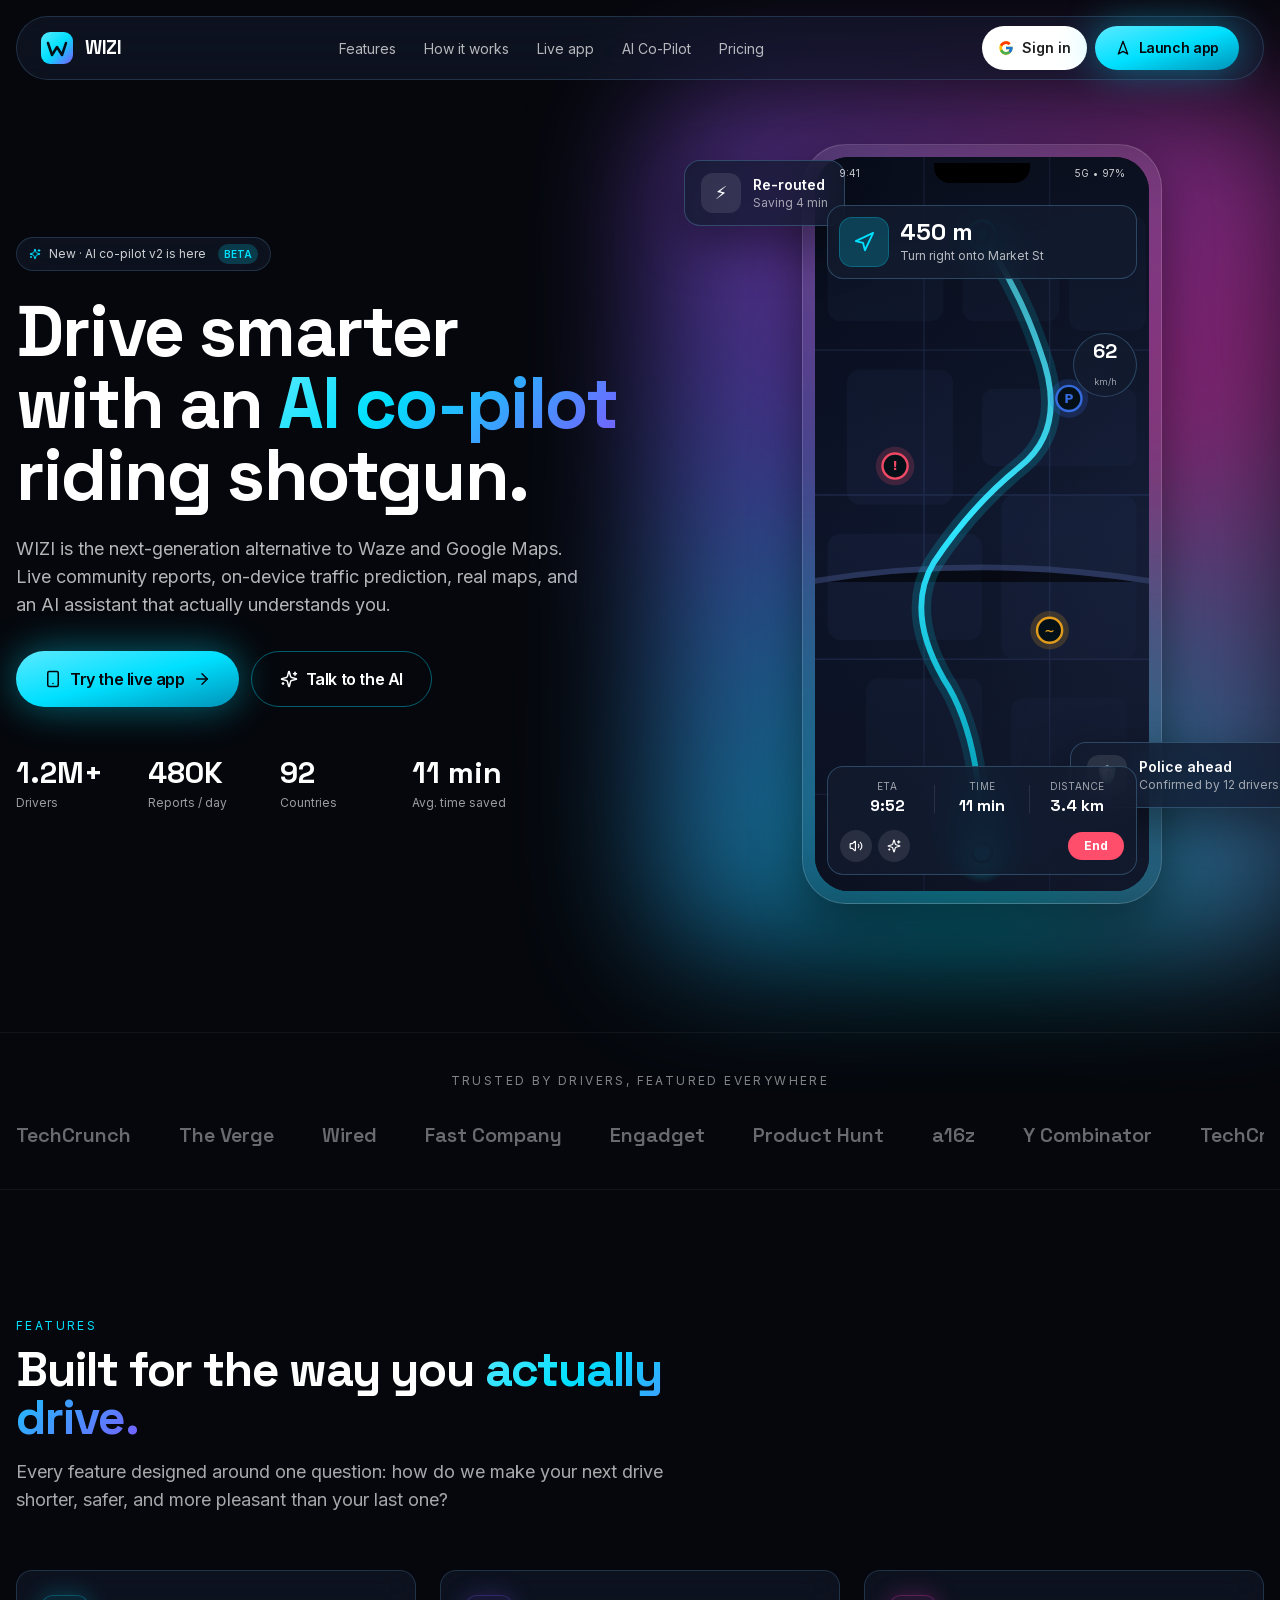
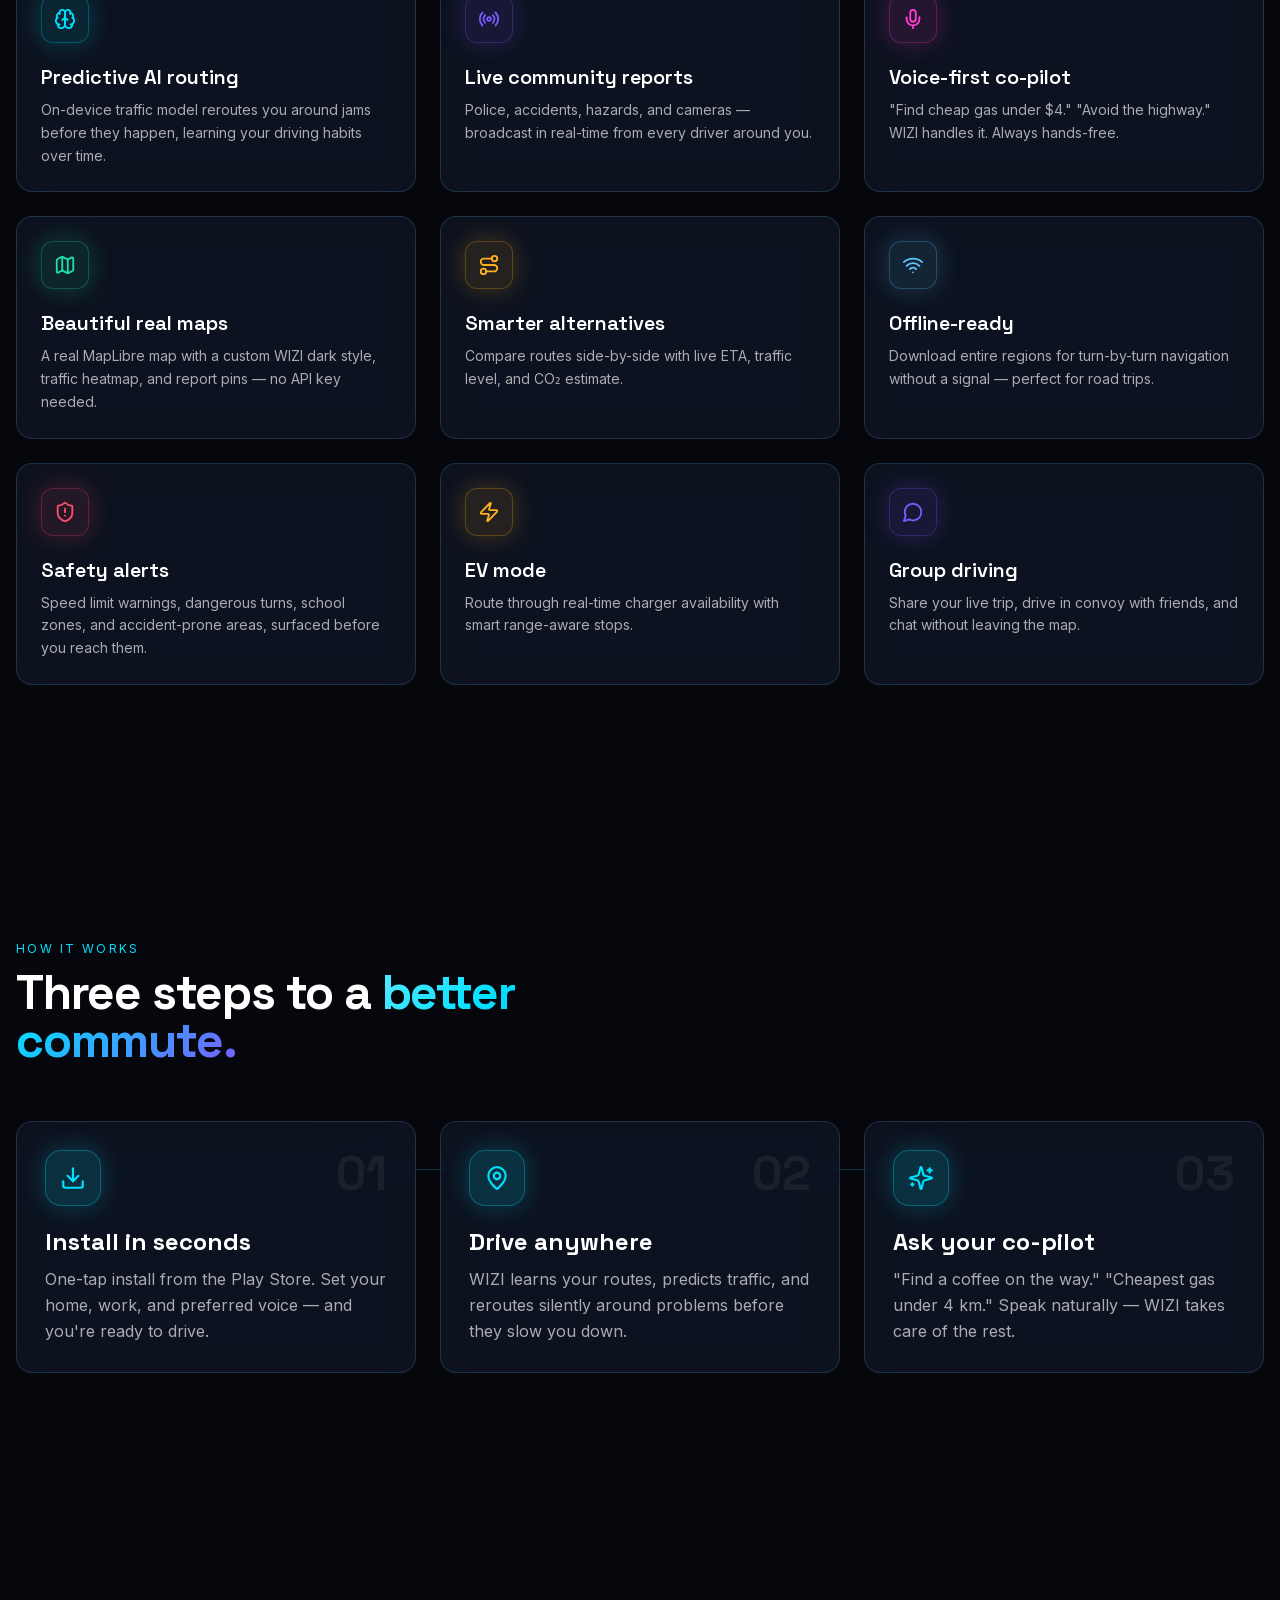
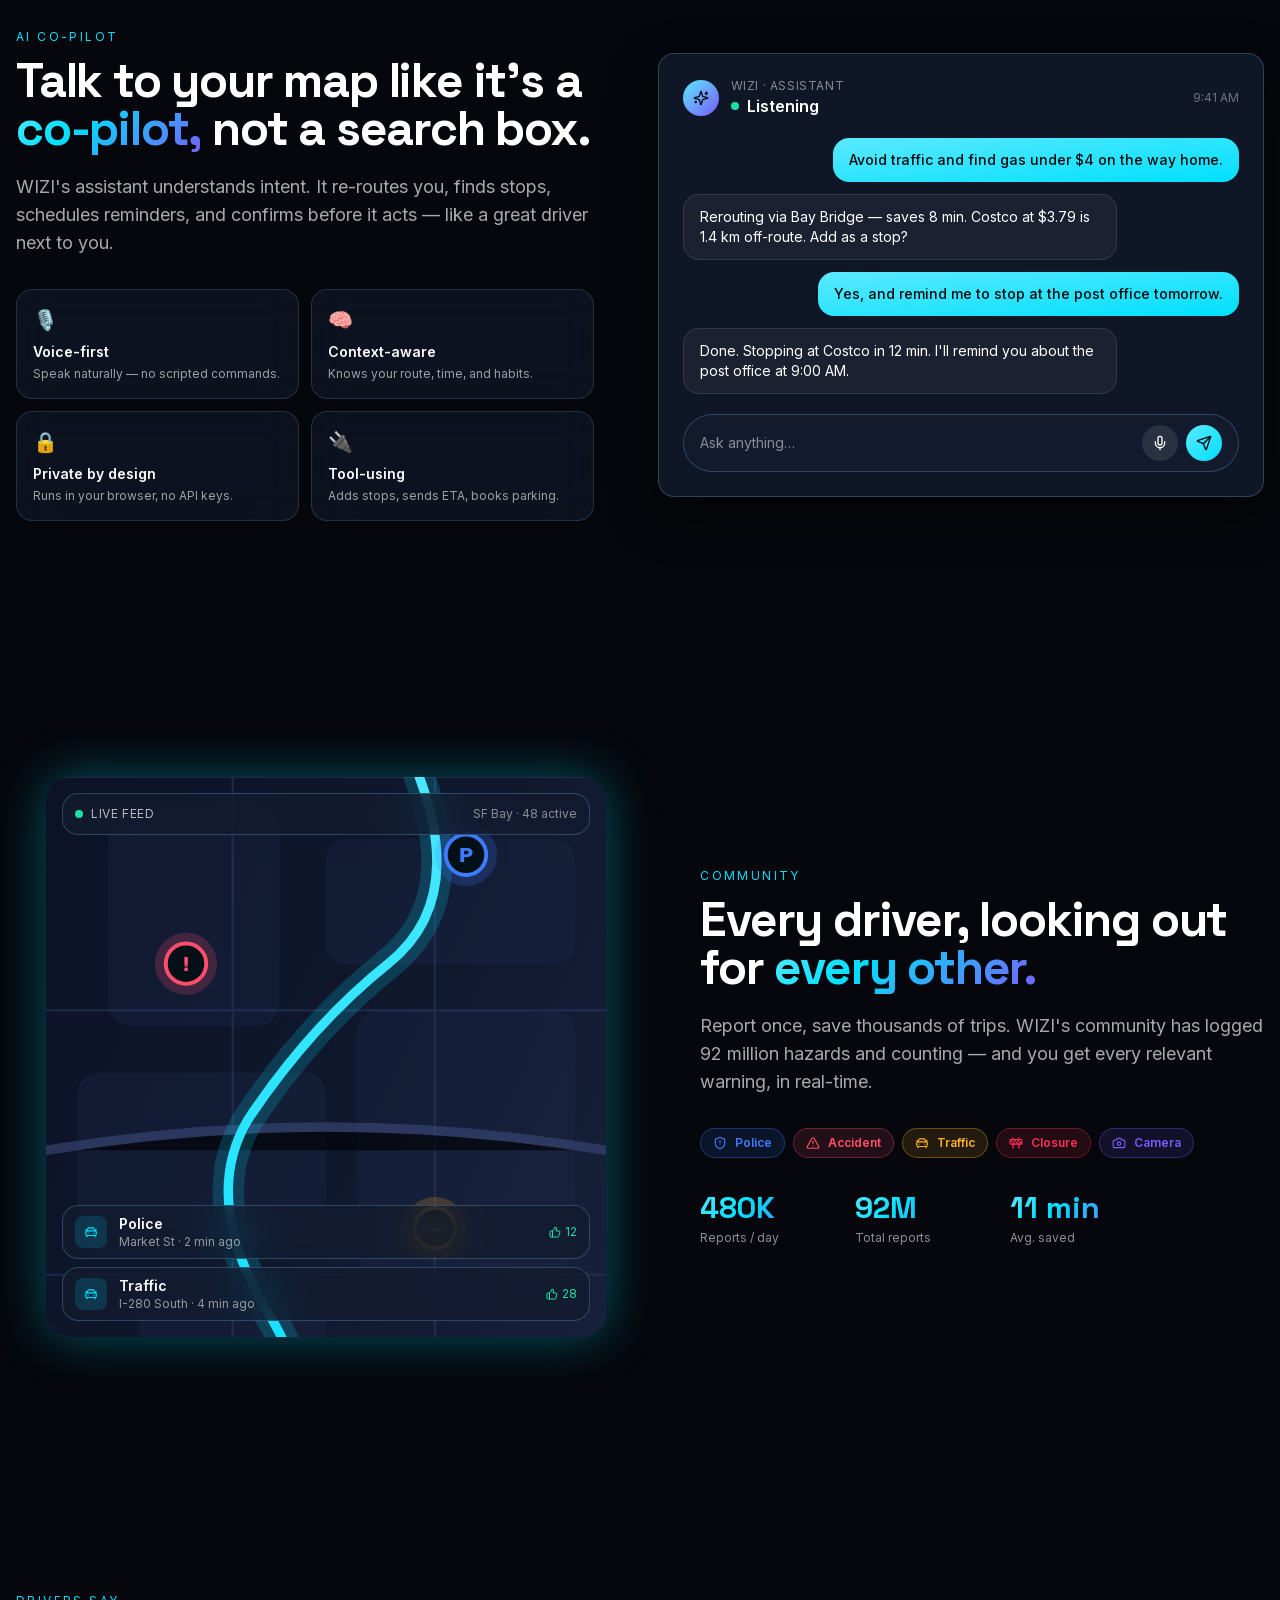
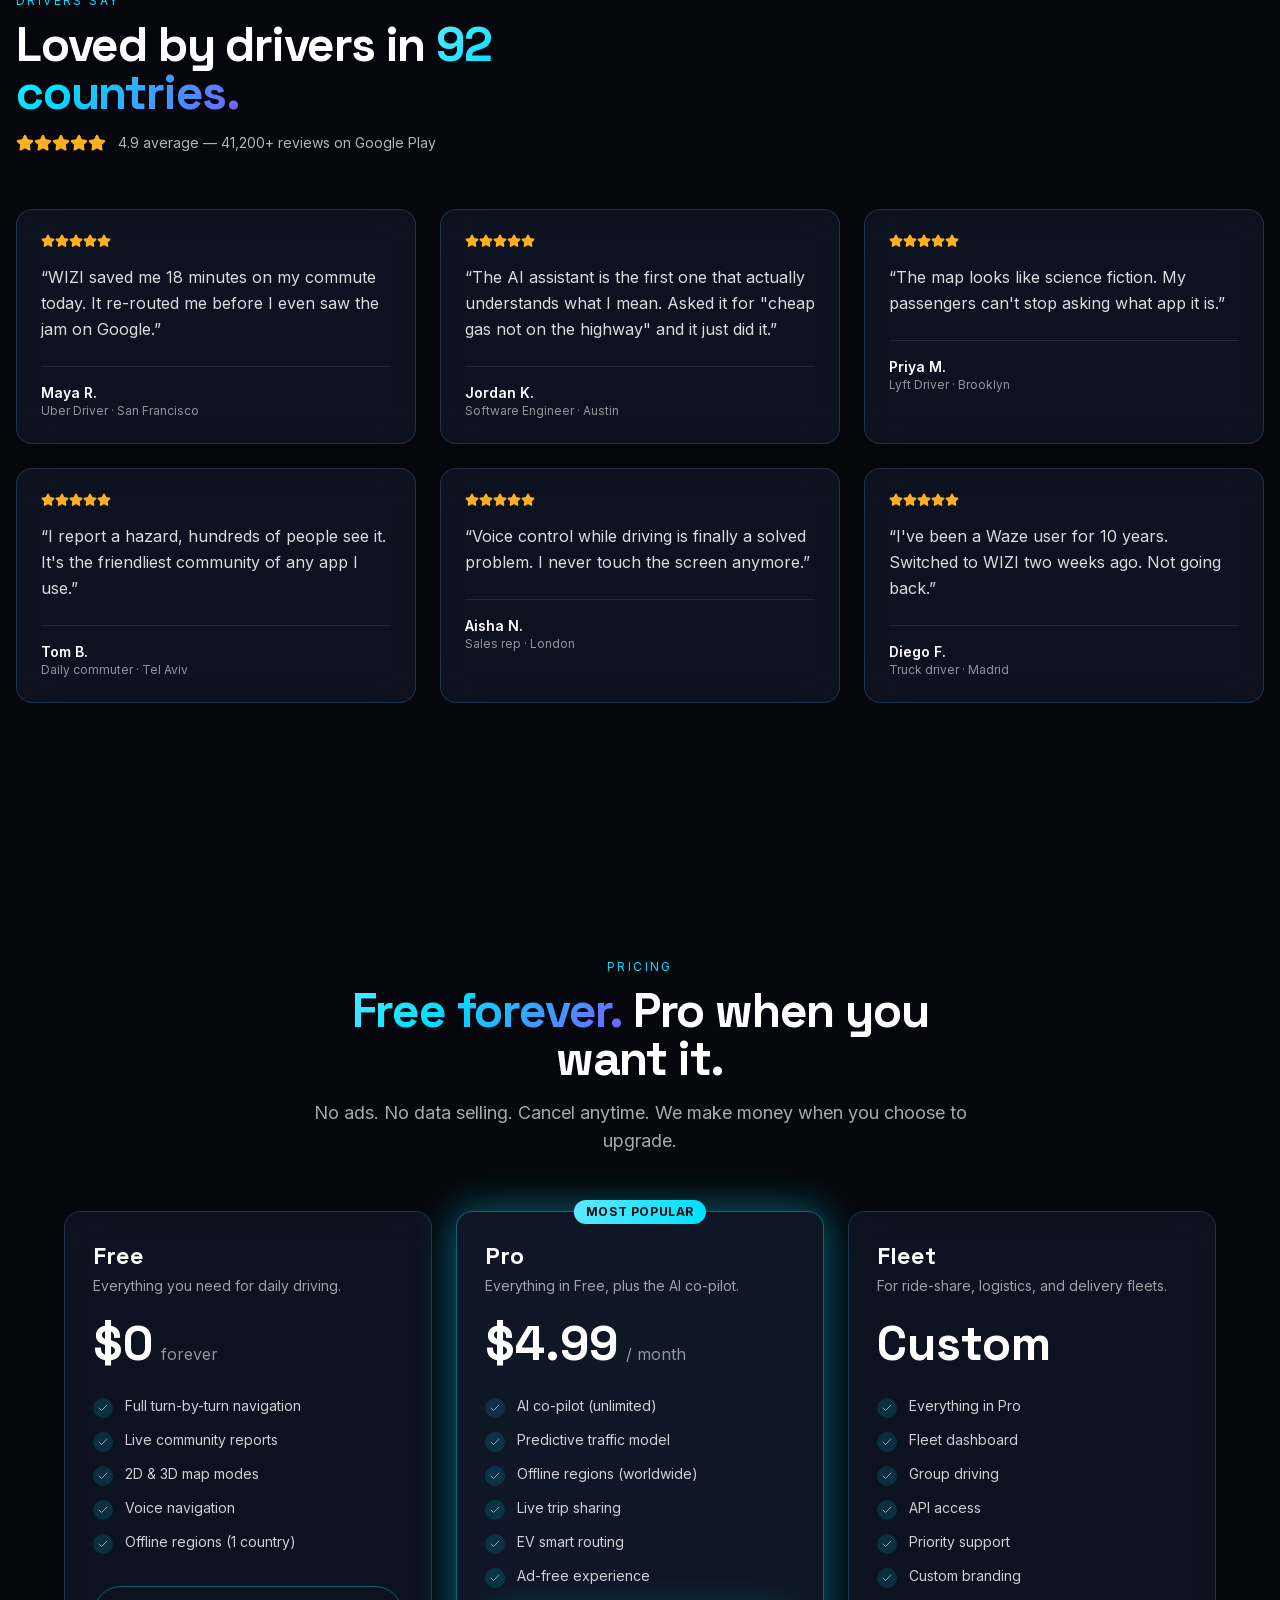
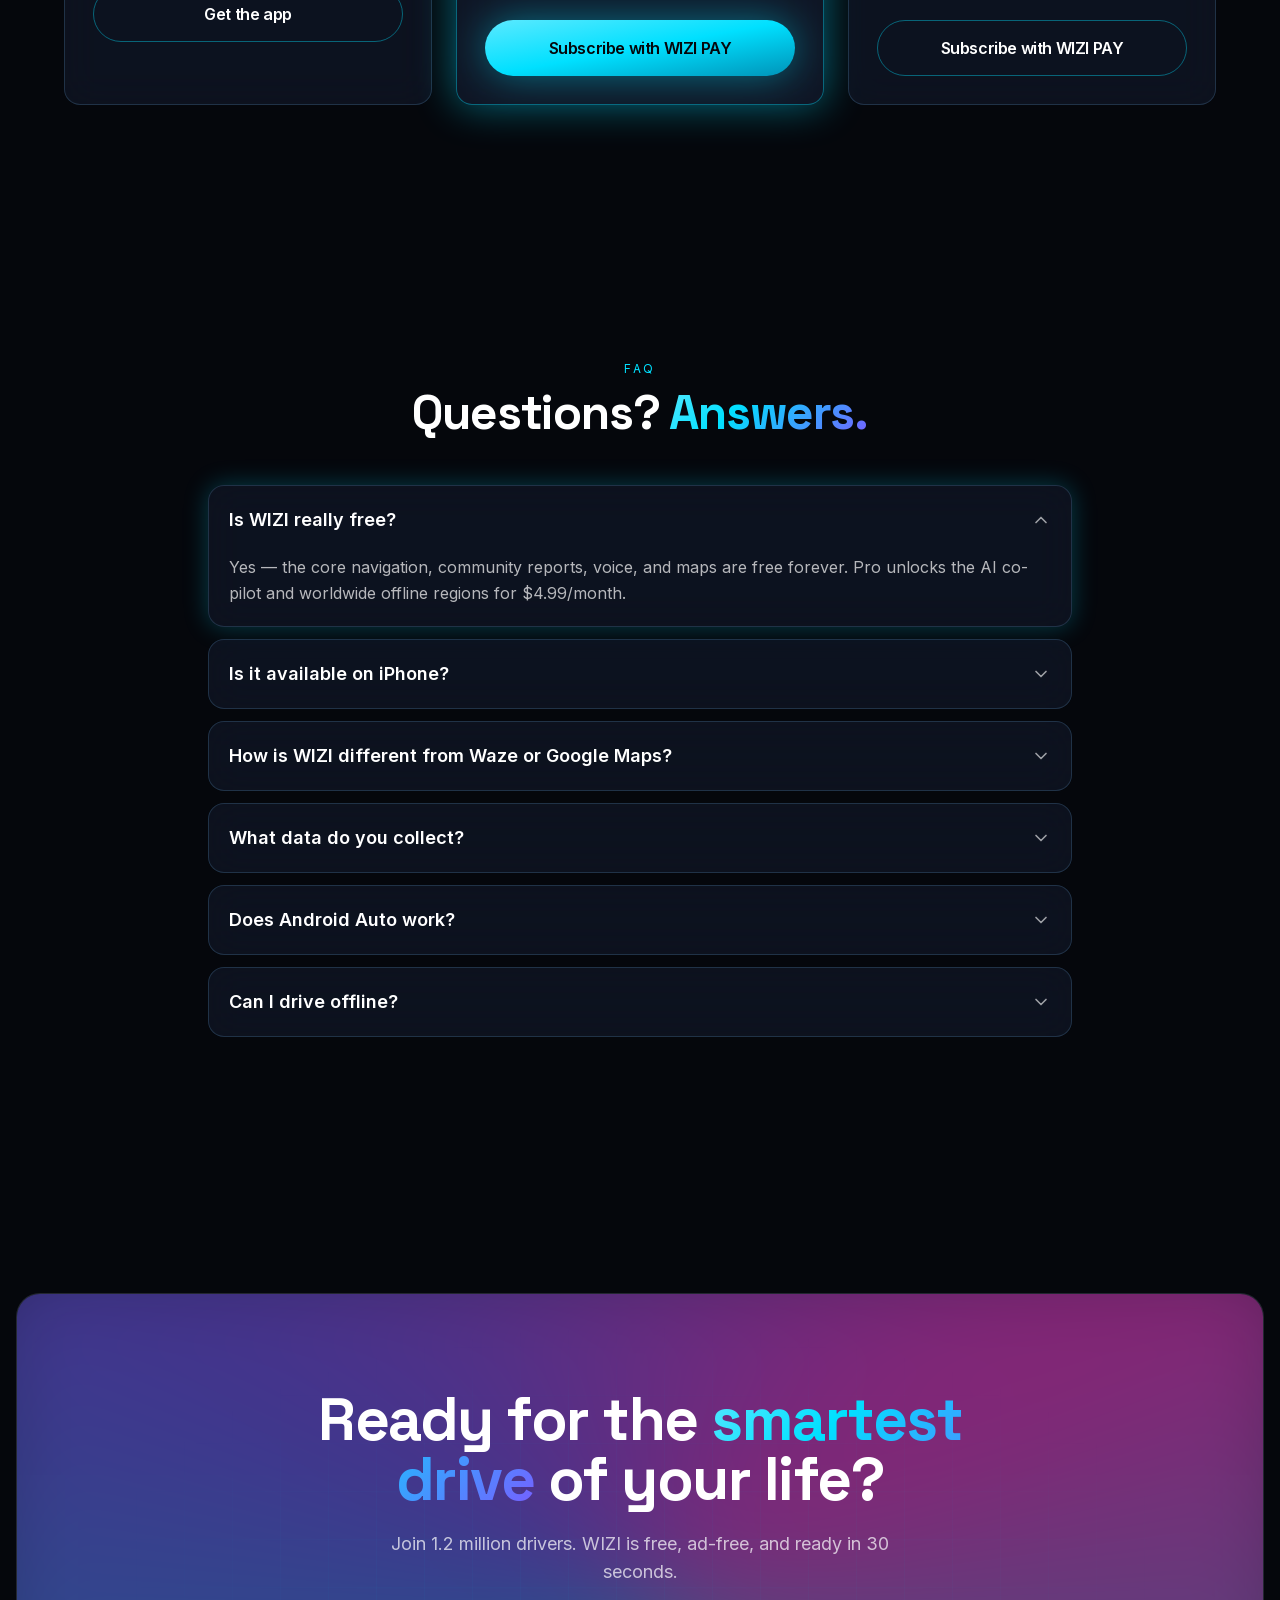
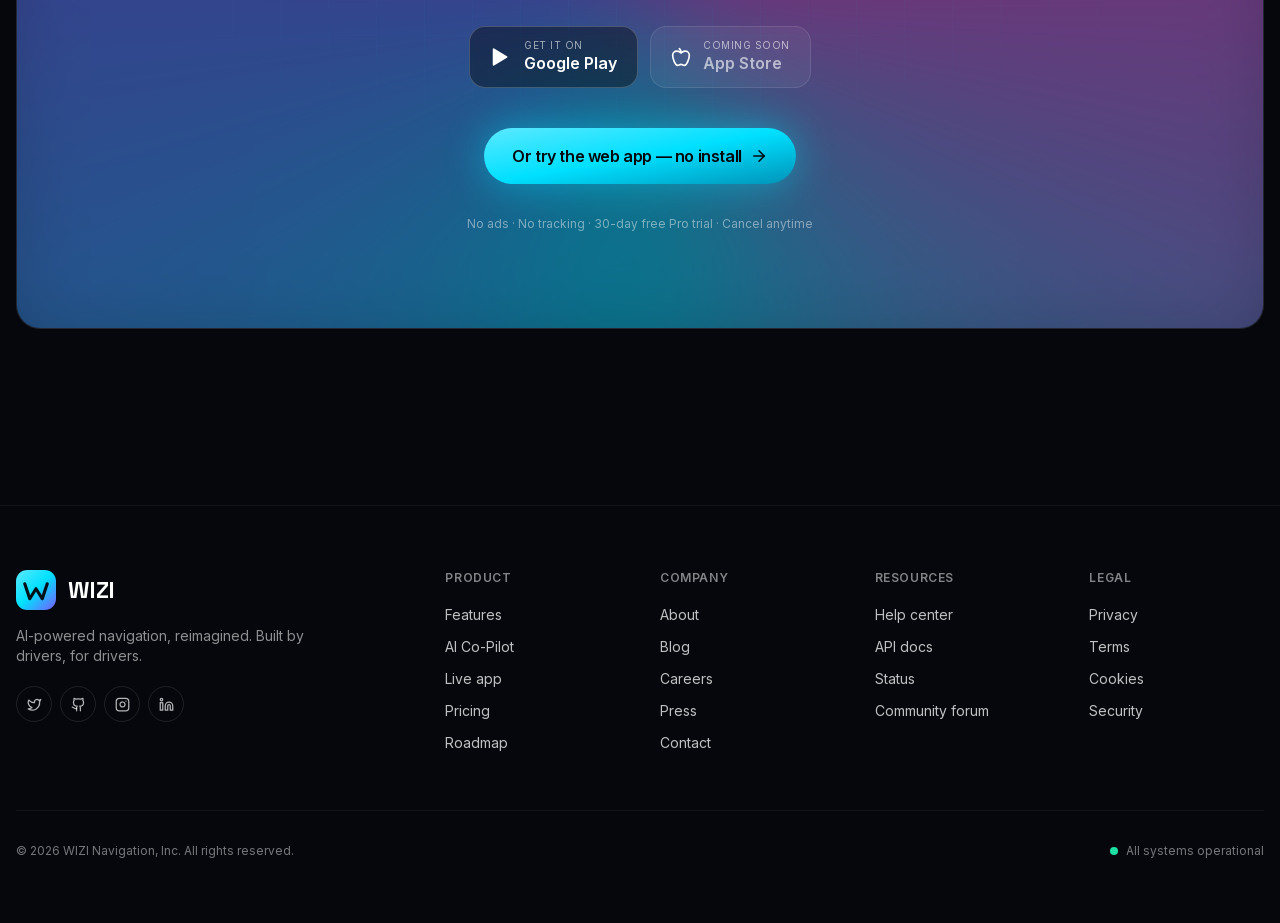
<file: index.html>
<!DOCTYPE html><html lang="en" class="__variable_f367f3 __variable_dd5b2f"><head><meta charSet="utf-8"/><meta name="viewport" content="width=device-width, initial-scale=1"/><link rel="stylesheet" href="/_next/static/css/7e38e4eabe0959dd.css" data-precedence="next"/><link rel="preload" as="script" fetchPriority="low" href="/_next/static/chunks/webpack-c676c1a604a91e79.js"/><script src="/_next/static/chunks/4bd1b696-927b5d87d2664d33.js" async=""></script><script src="/_next/static/chunks/517-df9a72b69fcbbc8c.js" async=""></script><script src="/_next/static/chunks/main-app-26b8964e7d50d2df.js" async=""></script><script src="/_next/static/chunks/44530001-915a1aa4b3e7982d.js" async=""></script><script src="/_next/static/chunks/333-3654fc53c2bee3f0.js" async=""></script><script src="/_next/static/chunks/934-9af9d04e16449190.js" async=""></script><script src="/_next/static/chunks/app/layout-24491f09fa4e4443.js" async=""></script><script src="/_next/static/chunks/718-6aea133bd811ffbc.js" async=""></script><script src="/_next/static/chunks/app/page-e7d0ca7c68b0bed0.js" async=""></script><title>WIZI — AI-powered navigation, reimagined</title><meta name="description" content="A next-generation alternative to Waze and Google Maps. Live AI routing, community reports, real maps, and an in-car co-pilot that actually understands you."/><meta property="og:title" content="WIZI — AI-powered navigation"/><meta property="og:description" content="Smarter routes. Live community reports. An AI co-pilot in your car. Built for the next generation of driving."/><meta property="og:url" content="https://wizi.app"/><meta property="og:site_name" content="WIZI"/><meta property="og:type" content="website"/><meta name="twitter:card" content="summary_large_image"/><meta name="twitter:title" content="WIZI — AI-powered navigation"/><meta name="twitter:description" content="AI co-pilot, live community reports, real maps. Drive smarter."/><script src="/_next/static/chunks/polyfills-42372ed130431b0a.js" noModule=""></script></head><body class="font-sans bg-bg-900 text-white antialiased"><div class="pointer-events-none fixed inset-0 -z-10 overflow-hidden"><div class="absolute inset-0 bg-bg-900"></div><div class="absolute -top-1/3 left-1/2 h-[900px] w-[1400px] -translate-x-1/2 rounded-full opacity-50 blur-3xl" style="background:radial-gradient(circle at 30% 30%, #00E0FF55 0%, transparent 50%), radial-gradient(circle at 70% 70%, #7A5BFF55 0%, transparent 55%)"></div><div class="absolute inset-0 hero-grid opacity-60"></div><div class="absolute top-[20%] left-[10%] h-72 w-72 rounded-full bg-neon/20 blur-3xl animate-float"></div><div class="absolute top-[60%] right-[12%] h-80 w-80 rounded-full bg-violet/20 blur-3xl animate-float [animation-delay:1.5s]"></div><div class="absolute bottom-[5%] left-[40%] h-60 w-60 rounded-full bg-magenta/15 blur-3xl animate-float [animation-delay:3s]"></div><div class="absolute inset-x-0 bottom-0 h-48 bg-gradient-to-t from-bg-900 to-transparent"></div></div><header class="fixed top-0 inset-x-0 z-50 transition-all duration-300 py-4"><div class="mx-auto max-w-7xl px-4"><nav class="flex items-center justify-between rounded-full px-4 md:px-6 h-14 md:h-16 transition-all glass"><a class="flex items-center" href="/"><div class="flex items-center gap-3"><svg width="32" height="32" viewBox="0 0 64 64" xmlns="http://www.w3.org/2000/svg" aria-label="WIZI"><defs><linearGradient id="wizi-grad" x1="0" y1="0" x2="1" y2="1"><stop offset="0%" stop-color="#5BE9FF"></stop><stop offset="50%" stop-color="#00E0FF"></stop><stop offset="100%" stop-color="#7A5BFF"></stop></linearGradient></defs><rect width="64" height="64" rx="18" fill="url(#wizi-grad)"></rect><path d="M14 22 L22 46 L32 30 L42 46 L50 22" stroke="#031018" stroke-width="5" stroke-linecap="round" stroke-linejoin="round" fill="none"></path></svg><span class="font-display font-bold tracking-tight" style="font-size:19.2px">WIZI</span></div></a><ul class="hidden md:flex items-center gap-7"><li><a href="/#features" class="text-sm text-white/70 hover:text-white transition-colors">Features</a></li><li><a href="/#how" class="text-sm text-white/70 hover:text-white transition-colors">How it works</a></li><li><a href="/app" class="text-sm text-white/70 hover:text-white transition-colors">Live app</a></li><li><a href="/ai" class="text-sm text-white/70 hover:text-white transition-colors">AI Co-Pilot</a></li><li><a href="/#pricing" class="text-sm text-white/70 hover:text-white transition-colors">Pricing</a></li></ul><div class="hidden md:flex items-center gap-2"><a class="inline-flex items-center gap-2 h-11 px-4 rounded-full bg-white text-[#1f1f1f] font-semibold text-sm hover:bg-white/90 transition-colors" href="/login"><svg width="16" height="16" viewBox="0 0 48 48" aria-hidden="true"><path fill="#FFC107" d="M43.611 20.083H42V20H24v8h11.303c-1.649 4.657-6.08 8-11.303 8-6.627 0-12-5.373-12-12s5.373-12 12-12c3.059 0 5.842 1.154 7.961 3.039l5.657-5.657C34.046 6.053 29.268 4 24 4 12.955 4 4 12.955 4 24s8.955 20 20 20 20-8.955 20-20c0-1.341-.138-2.65-.389-3.917z"></path><path fill="#FF3D00" d="M6.306 14.691l6.571 4.819C14.655 15.108 18.961 12 24 12c3.059 0 5.842 1.154 7.961 3.039l5.657-5.657C34.046 6.053 29.268 4 24 4 16.318 4 9.656 8.337 6.306 14.691z"></path><path fill="#4CAF50" d="M24 44c5.166 0 9.86-1.977 13.409-5.192l-6.19-5.238C29.211 35.091 26.715 36 24 36c-5.202 0-9.619-3.317-11.283-7.946l-6.522 5.025C9.505 39.556 16.227 44 24 44z"></path><path fill="#1976D2" d="M43.611 20.083H42V20H24v8h11.303c-.792 2.237-2.231 4.166-4.087 5.571.001-.001.002-.001.003-.002l6.19 5.238C36.971 39.205 44 34 44 24c0-1.341-.138-2.65-.389-3.917z"></path></svg>Sign in</a><a class="inline-flex items-center justify-center gap-2 font-semibold tracking-tight transition-all active:scale-[0.97] focus:outline-none focus-visible:ring-2 focus-visible:ring-neon focus-visible:ring-offset-2 focus-visible:ring-offset-bg-900 bg-gradient-to-br from-neon-soft via-neon to-neon-deep text-bg-900 shadow-glow hover:shadow-[0_0_50px_rgba(0,224,255,0.6)] h-11 px-5 text-sm rounded-full" href="/app"><svg xmlns="http://www.w3.org/2000/svg" width="16" height="16" viewBox="0 0 24 24" fill="none" stroke="currentColor" stroke-width="2" stroke-linecap="round" stroke-linejoin="round" class="lucide lucide-navigation2"><polygon points="12 2 19 21 12 17 5 21 12 2"></polygon></svg><span>Launch app</span></a></div><button type="button" aria-label="Toggle menu" class="md:hidden inline-flex h-10 w-10 items-center justify-center rounded-full border border-white/10 text-white"><svg xmlns="http://www.w3.org/2000/svg" width="18" height="18" viewBox="0 0 24 24" fill="none" stroke="currentColor" stroke-width="2" stroke-linecap="round" stroke-linejoin="round" class="lucide lucide-menu"><line x1="4" x2="20" y1="12" y2="12"></line><line x1="4" x2="20" y1="6" y2="6"></line><line x1="4" x2="20" y1="18" y2="18"></line></svg></button></nav></div></header><main class="relative"><section class="relative pt-28 md:pt-36 pb-24 md:pb-32"><div class="mx-auto max-w-7xl px-4"><div class="grid grid-cols-1 lg:grid-cols-[1.1fr_1fr] gap-12 lg:gap-16 items-center"><div><div class="inline-flex items-center gap-2 rounded-full glass px-3 py-1.5 text-xs text-white/80" style="opacity:0;transform:translateY(12px)"><svg xmlns="http://www.w3.org/2000/svg" width="12" height="12" viewBox="0 0 24 24" fill="none" stroke="currentColor" stroke-width="2" stroke-linecap="round" stroke-linejoin="round" class="lucide lucide-sparkles text-neon"><path d="M9.937 15.5A2 2 0 0 0 8.5 14.063l-6.135-1.582a.5.5 0 0 1 0-.962L8.5 9.936A2 2 0 0 0 9.937 8.5l1.582-6.135a.5.5 0 0 1 .963 0L14.063 8.5A2 2 0 0 0 15.5 9.937l6.135 1.581a.5.5 0 0 1 0 .964L15.5 14.063a2 2 0 0 0-1.437 1.437l-1.582 6.135a.5.5 0 0 1-.963 0z"></path><path d="M20 3v4"></path><path d="M22 5h-4"></path><path d="M4 17v2"></path><path d="M5 18H3"></path></svg><span>New · AI co-pilot v2 is here</span><span class="ml-1 rounded-full bg-neon/20 text-neon px-1.5 py-0.5 text-[10px] font-semibold">BETA</span></div><h1 class="mt-6 font-display text-5xl sm:text-6xl md:text-7xl font-bold tracking-tight leading-[1.02]" style="opacity:0;transform:translateY(16px)">Drive smarter<br/>with an <span class="text-gradient">AI co-pilot</span><br/>riding shotgun.</h1><p class="mt-6 max-w-xl text-lg text-white/70" style="opacity:0;transform:translateY(16px)">WIZI is the next-generation alternative to Waze and Google Maps. Live community reports, on-device traffic prediction, real maps, and an AI assistant that actually understands you.</p><div class="mt-8 flex flex-wrap items-center gap-3" style="opacity:0;transform:translateY(16px)"><a class="inline-flex items-center justify-center gap-2 font-semibold tracking-tight transition-all active:scale-[0.97] focus:outline-none focus-visible:ring-2 focus-visible:ring-neon focus-visible:ring-offset-2 focus-visible:ring-offset-bg-900 bg-gradient-to-br from-neon-soft via-neon to-neon-deep text-bg-900 shadow-glow hover:shadow-[0_0_50px_rgba(0,224,255,0.6)] h-14 px-7 text-base rounded-full" href="/app"><svg xmlns="http://www.w3.org/2000/svg" width="18" height="18" viewBox="0 0 24 24" fill="none" stroke="currentColor" stroke-width="2" stroke-linecap="round" stroke-linejoin="round" class="lucide lucide-smartphone"><rect width="14" height="20" x="5" y="2" rx="2" ry="2"></rect><path d="M12 18h.01"></path></svg><span>Try the live app</span><svg xmlns="http://www.w3.org/2000/svg" width="18" height="18" viewBox="0 0 24 24" fill="none" stroke="currentColor" stroke-width="2" stroke-linecap="round" stroke-linejoin="round" class="lucide lucide-arrow-right"><path d="M5 12h14"></path><path d="m12 5 7 7-7 7"></path></svg></a><a class="inline-flex items-center justify-center gap-2 font-semibold tracking-tight transition-all active:scale-[0.97] focus:outline-none focus-visible:ring-2 focus-visible:ring-neon focus-visible:ring-offset-2 focus-visible:ring-offset-bg-900 bg-transparent text-white border border-neon/40 hover:bg-neon/10 hover:border-neon/80 h-14 px-7 text-base rounded-full" href="/ai"><svg xmlns="http://www.w3.org/2000/svg" width="18" height="18" viewBox="0 0 24 24" fill="none" stroke="currentColor" stroke-width="2" stroke-linecap="round" stroke-linejoin="round" class="lucide lucide-sparkles"><path d="M9.937 15.5A2 2 0 0 0 8.5 14.063l-6.135-1.582a.5.5 0 0 1 0-.962L8.5 9.936A2 2 0 0 0 9.937 8.5l1.582-6.135a.5.5 0 0 1 .963 0L14.063 8.5A2 2 0 0 0 15.5 9.937l6.135 1.581a.5.5 0 0 1 0 .964L15.5 14.063a2 2 0 0 0-1.437 1.437l-1.582 6.135a.5.5 0 0 1-.963 0z"></path><path d="M20 3v4"></path><path d="M22 5h-4"></path><path d="M4 17v2"></path><path d="M5 18H3"></path></svg><span>Talk to the AI</span></a></div><div class="mt-12 grid grid-cols-2 sm:grid-cols-4 gap-4 max-w-lg" style="opacity:0"><div><div class="font-display text-2xl md:text-3xl font-bold">1.2M+</div><div class="text-xs text-white/60 mt-1">Drivers</div></div><div><div class="font-display text-2xl md:text-3xl font-bold">480K</div><div class="text-xs text-white/60 mt-1">Reports / day</div></div><div><div class="font-display text-2xl md:text-3xl font-bold">92</div><div class="text-xs text-white/60 mt-1">Countries</div></div><div><div class="font-display text-2xl md:text-3xl font-bold">11 min</div><div class="text-xs text-white/60 mt-1">Avg. time saved</div></div></div></div><div class="relative flex justify-center" style="opacity:0;transform:translateY(32px) scale(0.96)"><div class="pointer-events-none absolute inset-0 -m-12 rounded-[60px] opacity-50 blur-3xl" style="background:conic-gradient(from 180deg at 50% 50%, #00E0FF 0deg, #7A5BFF 120deg, #FF3DD0 240deg, #00E0FF 360deg)"></div><div class="animate-float"><div class="relative aspect-[9/19] w-[280px] sm:w-[320px] md:w-[360px] rounded-[44px] p-3 bg-gradient-to-b from-white/10 to-white/[0.03] border border-white/15 shadow-card"><div class="relative h-full w-full overflow-hidden rounded-[34px] bg-bg-900"><div class="absolute inset-x-0 top-0 z-30 flex h-8 items-center justify-between px-6 text-[10px] text-white/80"><span>9:41</span><div class="flex items-center gap-1"><span>5G</span><span>•</span><span>97%</span></div></div><div class="absolute left-1/2 top-1.5 z-40 h-5 w-24 -translate-x-1/2 rounded-b-2xl bg-black"></div><svg viewBox="0 0 360 760" class="h-full w-full absolute inset-0" preserveAspectRatio="xMidYMid slice" aria-hidden="true"><defs><linearGradient id="map-bg" x1="0" y1="0" x2="1" y2="1"><stop offset="0%" stop-color="#0A1024"></stop><stop offset="55%" stop-color="#10182E"></stop><stop offset="100%" stop-color="#1A2440"></stop></linearGradient><linearGradient id="route-grad" x1="0" y1="0" x2="0" y2="1"><stop offset="0%" stop-color="#5BE9FF"></stop><stop offset="100%" stop-color="#00E0FF"></stop></linearGradient><radialGradient id="user-glow" cx="50%" cy="50%" r="50%"><stop offset="0%" stop-color="#00E0FF" stop-opacity="0.9"></stop><stop offset="100%" stop-color="#00E0FF" stop-opacity="0"></stop></radialGradient></defs><rect width="360" height="760" fill="url(#map-bg)"></rect><g opacity="0.32"><rect x="20" y="80" width="120" height="90" rx="14" fill="#1E2A4A"></rect><rect x="160" y="100" width="100" height="70" rx="12" fill="#1E2A4A"></rect><rect x="270" y="60" width="80" height="120" rx="14" fill="#1E2A4A"></rect><rect x="40" y="220" width="110" height="140" rx="14" fill="#1E2A4A"></rect><rect x="180" y="240" width="160" height="80" rx="12" fill="#1E2A4A"></rect><rect x="200" y="350" width="140" height="170" rx="14" fill="#1E2A4A"></rect><rect x="20" y="390" width="160" height="110" rx="14" fill="#1E2A4A"></rect><rect x="60" y="540" width="120" height="120" rx="12" fill="#1E2A4A"></rect><rect x="210" y="560" width="120" height="160" rx="14" fill="#1E2A4A"></rect></g><g stroke="#2A3760" stroke-width="1.4" opacity="0.6"><path d="M0 200 L360 200"></path><path d="M0 350 L360 350"></path><path d="M0 520 L360 520"></path><path d="M0 660 L360 660"></path><path d="M120 0 L120 760"></path><path d="M250 0 L250 760"></path></g><g stroke="#3C4A7A" stroke-width="6" opacity="0.6" stroke-linecap="round"><path d="M0 440 Q 180 410 360 440"></path></g><path d="M180 720 Q 180 600 140 540 Q 100 470 130 420 Q 170 360 220 320 Q 270 280 240 200 Q 220 140 180 80" fill="none" stroke="#00E0FF" stroke-opacity="0.18" stroke-width="20" stroke-linecap="round"></path><path d="M180 720 Q 180 600 140 540 Q 100 470 130 420 Q 170 360 220 320 Q 270 280 240 200 Q 220 140 180 80" fill="none" stroke="url(#route-grad)" stroke-width="6" stroke-linecap="round" stroke-linejoin="round"></path><circle cx="180" cy="720" r="32" fill="url(#user-glow)"></circle><circle cx="180" cy="720" r="10" fill="#00E0FF" stroke="#031018" stroke-width="3"></circle><g transform="translate(180,80)"><circle r="14" fill="#031018" stroke="#00E0FF" stroke-width="2.5"></circle><path d="M-4 -4 L4 -4 L4 4 L-4 4 Z" fill="#00E0FF"></path></g><g transform="translate(90,320)"><circle r="20" fill="#FF4E6B33"></circle><circle r="13" fill="#031018" stroke="#FF4E6B" stroke-width="2.5"></circle><text text-anchor="middle" y="4.5" font-size="13" font-weight="700" fill="#FF4E6B" font-family="system-ui">!</text></g><g transform="translate(270,250)"><circle r="20" fill="#3D7BFF33"></circle><circle r="13" fill="#031018" stroke="#3D7BFF" stroke-width="2.5"></circle><text text-anchor="middle" y="4.5" font-size="13" font-weight="700" fill="#3D7BFF" font-family="system-ui">P</text></g><g transform="translate(250,490)"><circle r="20" fill="#FFB02033"></circle><circle r="13" fill="#031018" stroke="#FFB020" stroke-width="2.5"></circle><text text-anchor="middle" y="4.5" font-size="13" font-weight="700" fill="#FFB020" font-family="system-ui">~</text></g></svg><div class="absolute left-3 right-3 top-12 z-20 glass-strong rounded-2xl p-3"><div class="flex items-center gap-3"><div class="grid h-12 w-12 place-items-center rounded-xl bg-neon/20 ring-1 ring-neon/40"><svg xmlns="http://www.w3.org/2000/svg" width="22" height="22" viewBox="0 0 24 24" fill="none" stroke="currentColor" stroke-width="2" stroke-linecap="round" stroke-linejoin="round" class="lucide lucide-navigation text-neon"><polygon points="3 11 22 2 13 21 11 13 3 11"></polygon></svg></div><div><div class="font-display text-2xl font-bold leading-none">450 m</div><div class="text-xs text-white/70 mt-1">Turn right onto Market St</div></div></div></div><div class="absolute right-3 top-44 z-20 grid h-16 w-16 place-items-center rounded-full glass-strong"><div class="font-display text-xl font-bold leading-none">62</div><div class="text-[9px] text-white/60">km/h</div></div><div class="absolute inset-x-3 bottom-4 z-20 glass-strong rounded-2xl p-3"><div class="flex items-center justify-between text-center"><div class="flex-1"><div class="text-[10px] uppercase tracking-wide text-white/60">ETA</div><div class="font-display font-bold">9:52</div></div><div class="h-7 w-px bg-white/10"></div><div class="flex-1"><div class="text-[10px] uppercase tracking-wide text-white/60">Time</div><div class="font-display font-bold">11 min</div></div><div class="h-7 w-px bg-white/10"></div><div class="flex-1"><div class="text-[10px] uppercase tracking-wide text-white/60">Distance</div><div class="font-display font-bold">3.4 km</div></div></div><div class="mt-3 flex items-center justify-between"><div class="flex gap-1.5"><div class="grid h-8 w-8 place-items-center rounded-full bg-white/10"><svg xmlns="http://www.w3.org/2000/svg" width="14" height="14" viewBox="0 0 24 24" fill="none" stroke="currentColor" stroke-width="2" stroke-linecap="round" stroke-linejoin="round" class="lucide lucide-volume2"><path d="M11 4.702a.705.705 0 0 0-1.203-.498L6.413 7.587A1.4 1.4 0 0 1 5.416 8H3a1 1 0 0 0-1 1v6a1 1 0 0 0 1 1h2.416a1.4 1.4 0 0 1 .997.413l3.383 3.384A.705.705 0 0 0 11 19.298z"></path><path d="M16 9a5 5 0 0 1 0 6"></path><path d="M19.364 18.364a9 9 0 0 0 0-12.728"></path></svg></div><div class="grid h-8 w-8 place-items-center rounded-full bg-white/10"><svg xmlns="http://www.w3.org/2000/svg" width="14" height="14" viewBox="0 0 24 24" fill="none" stroke="currentColor" stroke-width="2" stroke-linecap="round" stroke-linejoin="round" class="lucide lucide-sparkles"><path d="M9.937 15.5A2 2 0 0 0 8.5 14.063l-6.135-1.582a.5.5 0 0 1 0-.962L8.5 9.936A2 2 0 0 0 9.937 8.5l1.582-6.135a.5.5 0 0 1 .963 0L14.063 8.5A2 2 0 0 0 15.5 9.937l6.135 1.581a.5.5 0 0 1 0 .964L15.5 14.063a2 2 0 0 0-1.437 1.437l-1.582 6.135a.5.5 0 0 1-.963 0z"></path><path d="M20 3v4"></path><path d="M22 5h-4"></path><path d="M4 17v2"></path><path d="M5 18H3"></path></svg></div></div><div class="rounded-full bg-danger px-4 py-1.5 text-xs font-bold text-white">End</div></div></div><div class="pointer-events-none absolute inset-0 bg-gradient-to-b from-bg-900/40 via-transparent to-bg-900/40"></div></div></div></div><div class="absolute hidden md:flex items-center gap-3 rounded-2xl glass-strong px-4 py-3 shadow-card animate-float top-4 -left-4" style="animation-delay:1s"><span class="grid h-10 w-10 place-items-center rounded-xl bg-white/10 text-lg">⚡</span><div><div class="text-sm font-semibold">Re-routed</div><div class="text-xs text-white/60">Saving 4 min</div></div></div><div class="absolute hidden md:flex items-center gap-3 rounded-2xl glass-strong px-4 py-3 shadow-card animate-float bottom-24 -right-8" style="animation-delay:1s"><span class="grid h-10 w-10 place-items-center rounded-xl bg-white/10 text-lg">🛡️</span><div><div class="text-sm font-semibold">Police ahead</div><div class="text-xs text-white/60">Confirmed by 12 drivers</div></div></div></div></div></div></section><section class="py-10 border-y border-white/5"><div class="mx-auto max-w-7xl px-4"><p class="text-center text-xs uppercase tracking-[0.2em] text-white/50">Trusted by drivers, featured everywhere</p><div class="mt-8 overflow-hidden"><div class="flex w-max gap-12 animate-marquee items-center"><span class="font-display text-lg md:text-xl font-semibold text-white/40 hover:text-white/80 transition-colors whitespace-nowrap">TechCrunch</span><span class="font-display text-lg md:text-xl font-semibold text-white/40 hover:text-white/80 transition-colors whitespace-nowrap">The Verge</span><span class="font-display text-lg md:text-xl font-semibold text-white/40 hover:text-white/80 transition-colors whitespace-nowrap">Wired</span><span class="font-display text-lg md:text-xl font-semibold text-white/40 hover:text-white/80 transition-colors whitespace-nowrap">Fast Company</span><span class="font-display text-lg md:text-xl font-semibold text-white/40 hover:text-white/80 transition-colors whitespace-nowrap">Engadget</span><span class="font-display text-lg md:text-xl font-semibold text-white/40 hover:text-white/80 transition-colors whitespace-nowrap">Product Hunt</span><span class="font-display text-lg md:text-xl font-semibold text-white/40 hover:text-white/80 transition-colors whitespace-nowrap">a16z</span><span class="font-display text-lg md:text-xl font-semibold text-white/40 hover:text-white/80 transition-colors whitespace-nowrap">Y Combinator</span><span class="font-display text-lg md:text-xl font-semibold text-white/40 hover:text-white/80 transition-colors whitespace-nowrap">TechCrunch</span><span class="font-display text-lg md:text-xl font-semibold text-white/40 hover:text-white/80 transition-colors whitespace-nowrap">The Verge</span><span class="font-display text-lg md:text-xl font-semibold text-white/40 hover:text-white/80 transition-colors whitespace-nowrap">Wired</span><span class="font-display text-lg md:text-xl font-semibold text-white/40 hover:text-white/80 transition-colors whitespace-nowrap">Fast Company</span><span class="font-display text-lg md:text-xl font-semibold text-white/40 hover:text-white/80 transition-colors whitespace-nowrap">Engadget</span><span class="font-display text-lg md:text-xl font-semibold text-white/40 hover:text-white/80 transition-colors whitespace-nowrap">Product Hunt</span><span class="font-display text-lg md:text-xl font-semibold text-white/40 hover:text-white/80 transition-colors whitespace-nowrap">a16z</span><span class="font-display text-lg md:text-xl font-semibold text-white/40 hover:text-white/80 transition-colors whitespace-nowrap">Y Combinator</span></div></div></div></section><section id="features" class="py-24 md:py-32"><div class="mx-auto max-w-7xl px-4"><div class="max-w-2xl"><div class="text-xs uppercase tracking-[0.2em] text-neon">Features</div><h2 class="mt-3 font-display text-4xl md:text-5xl font-bold tracking-tight">Built for the way you <span class="text-gradient">actually drive.</span></h2><p class="mt-4 text-white/65 text-lg">Every feature designed around one question: how do we make your next drive shorter, safer, and more pleasant than your last one?</p></div><div class="mt-14 grid grid-cols-1 sm:grid-cols-2 lg:grid-cols-3 gap-4 md:gap-6"><div style="opacity:0;transform:translateY(20px)"><div class="glass rounded-2xl group h-full p-6 hover:border-white/20 transition-all hover:-translate-y-1"><div class="inline-grid h-12 w-12 place-items-center rounded-xl border" style="background:#00E0FF1A;border-color:#00E0FF40;box-shadow:0 0 24px #00E0FF40"><svg xmlns="http://www.w3.org/2000/svg" width="22" height="22" viewBox="0 0 24 24" fill="none" stroke="currentColor" stroke-width="2" stroke-linecap="round" stroke-linejoin="round" class="lucide lucide-brain" style="color:#00E0FF"><path d="M12 5a3 3 0 1 0-5.997.125 4 4 0 0 0-2.526 5.77 4 4 0 0 0 .556 6.588A4 4 0 1 0 12 18Z"></path><path d="M12 5a3 3 0 1 1 5.997.125 4 4 0 0 1 2.526 5.77 4 4 0 0 1-.556 6.588A4 4 0 1 1 12 18Z"></path><path d="M15 13a4.5 4.5 0 0 1-3-4 4.5 4.5 0 0 1-3 4"></path><path d="M17.599 6.5a3 3 0 0 0 .399-1.375"></path><path d="M6.003 5.125A3 3 0 0 0 6.401 6.5"></path><path d="M3.477 10.896a4 4 0 0 1 .585-.396"></path><path d="M19.938 10.5a4 4 0 0 1 .585.396"></path><path d="M6 18a4 4 0 0 1-1.967-.516"></path><path d="M19.967 17.484A4 4 0 0 1 18 18"></path></svg></div><h3 class="mt-5 text-xl font-display font-semibold">Predictive AI routing</h3><p class="mt-2 text-sm text-white/65 leading-relaxed">On-device traffic model reroutes you around jams before they happen, learning your driving habits over time.</p></div></div><div style="opacity:0;transform:translateY(20px)"><div class="glass rounded-2xl group h-full p-6 hover:border-white/20 transition-all hover:-translate-y-1"><div class="inline-grid h-12 w-12 place-items-center rounded-xl border" style="background:#7A5BFF1A;border-color:#7A5BFF40;box-shadow:0 0 24px #7A5BFF40"><svg xmlns="http://www.w3.org/2000/svg" width="22" height="22" viewBox="0 0 24 24" fill="none" stroke="currentColor" stroke-width="2" stroke-linecap="round" stroke-linejoin="round" class="lucide lucide-radio" style="color:#7A5BFF"><path d="M4.9 19.1C1 15.2 1 8.8 4.9 4.9"></path><path d="M7.8 16.2c-2.3-2.3-2.3-6.1 0-8.5"></path><circle cx="12" cy="12" r="2"></circle><path d="M16.2 7.8c2.3 2.3 2.3 6.1 0 8.5"></path><path d="M19.1 4.9C23 8.8 23 15.1 19.1 19"></path></svg></div><h3 class="mt-5 text-xl font-display font-semibold">Live community reports</h3><p class="mt-2 text-sm text-white/65 leading-relaxed">Police, accidents, hazards, and cameras — broadcast in real-time from every driver around you.</p></div></div><div style="opacity:0;transform:translateY(20px)"><div class="glass rounded-2xl group h-full p-6 hover:border-white/20 transition-all hover:-translate-y-1"><div class="inline-grid h-12 w-12 place-items-center rounded-xl border" style="background:#FF3DD01A;border-color:#FF3DD040;box-shadow:0 0 24px #FF3DD040"><svg xmlns="http://www.w3.org/2000/svg" width="22" height="22" viewBox="0 0 24 24" fill="none" stroke="currentColor" stroke-width="2" stroke-linecap="round" stroke-linejoin="round" class="lucide lucide-mic" style="color:#FF3DD0"><path d="M12 2a3 3 0 0 0-3 3v7a3 3 0 0 0 6 0V5a3 3 0 0 0-3-3Z"></path><path d="M19 10v2a7 7 0 0 1-14 0v-2"></path><line x1="12" x2="12" y1="19" y2="22"></line></svg></div><h3 class="mt-5 text-xl font-display font-semibold">Voice-first co-pilot</h3><p class="mt-2 text-sm text-white/65 leading-relaxed">&quot;Find cheap gas under $4.&quot; &quot;Avoid the highway.&quot; WIZI handles it. Always hands-free.</p></div></div><div style="opacity:0;transform:translateY(20px)"><div class="glass rounded-2xl group h-full p-6 hover:border-white/20 transition-all hover:-translate-y-1"><div class="inline-grid h-12 w-12 place-items-center rounded-xl border" style="background:#1EE0A61A;border-color:#1EE0A640;box-shadow:0 0 24px #1EE0A640"><svg xmlns="http://www.w3.org/2000/svg" width="22" height="22" viewBox="0 0 24 24" fill="none" stroke="currentColor" stroke-width="2" stroke-linecap="round" stroke-linejoin="round" class="lucide lucide-map" style="color:#1EE0A6"><path d="M14.106 5.553a2 2 0 0 0 1.788 0l3.659-1.83A1 1 0 0 1 21 4.619v12.764a1 1 0 0 1-.553.894l-4.553 2.277a2 2 0 0 1-1.788 0l-4.212-2.106a2 2 0 0 0-1.788 0l-3.659 1.83A1 1 0 0 1 3 19.381V6.618a1 1 0 0 1 .553-.894l4.553-2.277a2 2 0 0 1 1.788 0z"></path><path d="M15 5.764v15"></path><path d="M9 3.236v15"></path></svg></div><h3 class="mt-5 text-xl font-display font-semibold">Beautiful real maps</h3><p class="mt-2 text-sm text-white/65 leading-relaxed">A real MapLibre map with a custom WIZI dark style, traffic heatmap, and report pins — no API key needed.</p></div></div><div style="opacity:0;transform:translateY(20px)"><div class="glass rounded-2xl group h-full p-6 hover:border-white/20 transition-all hover:-translate-y-1"><div class="inline-grid h-12 w-12 place-items-center rounded-xl border" style="background:#FFB0201A;border-color:#FFB02040;box-shadow:0 0 24px #FFB02040"><svg xmlns="http://www.w3.org/2000/svg" width="22" height="22" viewBox="0 0 24 24" fill="none" stroke="currentColor" stroke-width="2" stroke-linecap="round" stroke-linejoin="round" class="lucide lucide-route" style="color:#FFB020"><circle cx="6" cy="19" r="3"></circle><path d="M9 19h8.5a3.5 3.5 0 0 0 0-7h-11a3.5 3.5 0 0 1 0-7H15"></path><circle cx="18" cy="5" r="3"></circle></svg></div><h3 class="mt-5 text-xl font-display font-semibold">Smarter alternatives</h3><p class="mt-2 text-sm text-white/65 leading-relaxed">Compare routes side-by-side with live ETA, traffic level, and CO₂ estimate.</p></div></div><div style="opacity:0;transform:translateY(20px)"><div class="glass rounded-2xl group h-full p-6 hover:border-white/20 transition-all hover:-translate-y-1"><div class="inline-grid h-12 w-12 place-items-center rounded-xl border" style="background:#5BC8FF1A;border-color:#5BC8FF40;box-shadow:0 0 24px #5BC8FF40"><svg xmlns="http://www.w3.org/2000/svg" width="22" height="22" viewBox="0 0 24 24" fill="none" stroke="currentColor" stroke-width="2" stroke-linecap="round" stroke-linejoin="round" class="lucide lucide-wifi" style="color:#5BC8FF"><path d="M12 20h.01"></path><path d="M2 8.82a15 15 0 0 1 20 0"></path><path d="M5 12.859a10 10 0 0 1 14 0"></path><path d="M8.5 16.429a5 5 0 0 1 7 0"></path></svg></div><h3 class="mt-5 text-xl font-display font-semibold">Offline-ready</h3><p class="mt-2 text-sm text-white/65 leading-relaxed">Download entire regions for turn-by-turn navigation without a signal — perfect for road trips.</p></div></div><div style="opacity:0;transform:translateY(20px)"><div class="glass rounded-2xl group h-full p-6 hover:border-white/20 transition-all hover:-translate-y-1"><div class="inline-grid h-12 w-12 place-items-center rounded-xl border" style="background:#FF4E6B1A;border-color:#FF4E6B40;box-shadow:0 0 24px #FF4E6B40"><svg xmlns="http://www.w3.org/2000/svg" width="22" height="22" viewBox="0 0 24 24" fill="none" stroke="currentColor" stroke-width="2" stroke-linecap="round" stroke-linejoin="round" class="lucide lucide-shield-alert" style="color:#FF4E6B"><path d="M20 13c0 5-3.5 7.5-7.66 8.95a1 1 0 0 1-.67-.01C7.5 20.5 4 18 4 13V6a1 1 0 0 1 1-1c2 0 4.5-1.2 6.24-2.72a1.17 1.17 0 0 1 1.52 0C14.51 3.81 17 5 19 5a1 1 0 0 1 1 1z"></path><path d="M12 8v4"></path><path d="M12 16h.01"></path></svg></div><h3 class="mt-5 text-xl font-display font-semibold">Safety alerts</h3><p class="mt-2 text-sm text-white/65 leading-relaxed">Speed limit warnings, dangerous turns, school zones, and accident-prone areas, surfaced before you reach them.</p></div></div><div style="opacity:0;transform:translateY(20px)"><div class="glass rounded-2xl group h-full p-6 hover:border-white/20 transition-all hover:-translate-y-1"><div class="inline-grid h-12 w-12 place-items-center rounded-xl border" style="background:#FFB0201A;border-color:#FFB02040;box-shadow:0 0 24px #FFB02040"><svg xmlns="http://www.w3.org/2000/svg" width="22" height="22" viewBox="0 0 24 24" fill="none" stroke="currentColor" stroke-width="2" stroke-linecap="round" stroke-linejoin="round" class="lucide lucide-zap" style="color:#FFB020"><path d="M4 14a1 1 0 0 1-.78-1.63l9.9-10.2a.5.5 0 0 1 .86.46l-1.92 6.02A1 1 0 0 0 13 10h7a1 1 0 0 1 .78 1.63l-9.9 10.2a.5.5 0 0 1-.86-.46l1.92-6.02A1 1 0 0 0 11 14z"></path></svg></div><h3 class="mt-5 text-xl font-display font-semibold">EV mode</h3><p class="mt-2 text-sm text-white/65 leading-relaxed">Route through real-time charger availability with smart range-aware stops.</p></div></div><div style="opacity:0;transform:translateY(20px)"><div class="glass rounded-2xl group h-full p-6 hover:border-white/20 transition-all hover:-translate-y-1"><div class="inline-grid h-12 w-12 place-items-center rounded-xl border" style="background:#7A5BFF1A;border-color:#7A5BFF40;box-shadow:0 0 24px #7A5BFF40"><svg xmlns="http://www.w3.org/2000/svg" width="22" height="22" viewBox="0 0 24 24" fill="none" stroke="currentColor" stroke-width="2" stroke-linecap="round" stroke-linejoin="round" class="lucide lucide-message-circle" style="color:#7A5BFF"><path d="M7.9 20A9 9 0 1 0 4 16.1L2 22Z"></path></svg></div><h3 class="mt-5 text-xl font-display font-semibold">Group driving</h3><p class="mt-2 text-sm text-white/65 leading-relaxed">Share your live trip, drive in convoy with friends, and chat without leaving the map.</p></div></div></div></div></section><section id="how" class="py-24 md:py-32"><div class="mx-auto max-w-7xl px-4"><div class="max-w-2xl"><div class="text-xs uppercase tracking-[0.2em] text-neon">How it works</div><h2 class="mt-3 font-display text-4xl md:text-5xl font-bold tracking-tight">Three steps to a <span class="text-gradient">better commute.</span></h2></div><div class="mt-14 grid grid-cols-1 md:grid-cols-3 gap-6 relative"><div class="hidden md:block absolute top-12 left-[16%] right-[16%] h-px bg-gradient-to-r from-transparent via-neon/40 to-transparent"></div><div style="opacity:0;transform:translateY(20px)"><div class="glass rounded-2xl relative h-full p-7"><div class="absolute top-7 right-7 font-display text-5xl font-bold text-white/[0.06]">01</div><div class="grid h-14 w-14 place-items-center rounded-2xl bg-neon/15 border border-neon/30 shadow-glowSoft"><svg xmlns="http://www.w3.org/2000/svg" width="26" height="26" viewBox="0 0 24 24" fill="none" stroke="currentColor" stroke-width="2" stroke-linecap="round" stroke-linejoin="round" class="lucide lucide-download text-neon"><path d="M21 15v4a2 2 0 0 1-2 2H5a2 2 0 0 1-2-2v-4"></path><polyline points="7 10 12 15 17 10"></polyline><line x1="12" x2="12" y1="15" y2="3"></line></svg></div><h3 class="mt-5 text-2xl font-display font-bold">Install in seconds</h3><p class="mt-2 text-white/65 leading-relaxed">One-tap install from the Play Store. Set your home, work, and preferred voice — and you&#x27;re ready to drive.</p></div></div><div style="opacity:0;transform:translateY(20px)"><div class="glass rounded-2xl relative h-full p-7"><div class="absolute top-7 right-7 font-display text-5xl font-bold text-white/[0.06]">02</div><div class="grid h-14 w-14 place-items-center rounded-2xl bg-neon/15 border border-neon/30 shadow-glowSoft"><svg xmlns="http://www.w3.org/2000/svg" width="26" height="26" viewBox="0 0 24 24" fill="none" stroke="currentColor" stroke-width="2" stroke-linecap="round" stroke-linejoin="round" class="lucide lucide-map-pin text-neon"><path d="M20 10c0 4.993-5.539 10.193-7.399 11.799a1 1 0 0 1-1.202 0C9.539 20.193 4 14.993 4 10a8 8 0 0 1 16 0"></path><circle cx="12" cy="10" r="3"></circle></svg></div><h3 class="mt-5 text-2xl font-display font-bold">Drive anywhere</h3><p class="mt-2 text-white/65 leading-relaxed">WIZI learns your routes, predicts traffic, and reroutes silently around problems before they slow you down.</p></div></div><div style="opacity:0;transform:translateY(20px)"><div class="glass rounded-2xl relative h-full p-7"><div class="absolute top-7 right-7 font-display text-5xl font-bold text-white/[0.06]">03</div><div class="grid h-14 w-14 place-items-center rounded-2xl bg-neon/15 border border-neon/30 shadow-glowSoft"><svg xmlns="http://www.w3.org/2000/svg" width="26" height="26" viewBox="0 0 24 24" fill="none" stroke="currentColor" stroke-width="2" stroke-linecap="round" stroke-linejoin="round" class="lucide lucide-sparkles text-neon"><path d="M9.937 15.5A2 2 0 0 0 8.5 14.063l-6.135-1.582a.5.5 0 0 1 0-.962L8.5 9.936A2 2 0 0 0 9.937 8.5l1.582-6.135a.5.5 0 0 1 .963 0L14.063 8.5A2 2 0 0 0 15.5 9.937l6.135 1.581a.5.5 0 0 1 0 .964L15.5 14.063a2 2 0 0 0-1.437 1.437l-1.582 6.135a.5.5 0 0 1-.963 0z"></path><path d="M20 3v4"></path><path d="M22 5h-4"></path><path d="M4 17v2"></path><path d="M5 18H3"></path></svg></div><h3 class="mt-5 text-2xl font-display font-bold">Ask your co-pilot</h3><p class="mt-2 text-white/65 leading-relaxed">&quot;Find a coffee on the way.&quot; &quot;Cheapest gas under 4 km.&quot; Speak naturally — WIZI takes care of the rest.</p></div></div></div></div></section><section id="ai" class="py-24 md:py-32"><div class="mx-auto max-w-7xl px-4"><div class="grid grid-cols-1 lg:grid-cols-[1fr_1.05fr] gap-12 lg:gap-16 items-center"><div><div class="text-xs uppercase tracking-[0.2em] text-neon">AI co-pilot</div><h2 class="mt-3 font-display text-4xl md:text-5xl font-bold tracking-tight">Talk to your map like it&#x27;s a <span class="text-gradient">co-pilot,</span> not a search box.</h2><p class="mt-5 text-lg text-white/65 max-w-xl">WIZI&#x27;s assistant understands intent. It re-routes you, finds stops, schedules reminders, and confirms before it acts — like a great driver next to you.</p><div class="mt-8 grid grid-cols-2 gap-3"><div class="glass rounded-2xl p-4"><div class="text-xl">🎙️</div><div class="mt-2 font-semibold text-sm">Voice-first</div><div class="text-xs text-white/60 mt-1">Speak naturally — no scripted commands.</div></div><div class="glass rounded-2xl p-4"><div class="text-xl">🧠</div><div class="mt-2 font-semibold text-sm">Context-aware</div><div class="text-xs text-white/60 mt-1">Knows your route, time, and habits.</div></div><div class="glass rounded-2xl p-4"><div class="text-xl">🔒</div><div class="mt-2 font-semibold text-sm">Private by design</div><div class="text-xs text-white/60 mt-1">Runs in your browser, no API keys.</div></div><div class="glass rounded-2xl p-4"><div class="text-xl">🔌</div><div class="mt-2 font-semibold text-sm">Tool-using</div><div class="text-xs text-white/60 mt-1">Adds stops, sends ETA, books parking.</div></div></div></div><div style="opacity:0;transform:translateY(20px)"><div class="glass-strong rounded-2xl p-5 md:p-6 shadow-card"><div class="flex items-center justify-between mb-5"><div class="flex items-center gap-3"><div class="grid h-9 w-9 place-items-center rounded-full bg-gradient-to-br from-neon-soft to-violet"><svg xmlns="http://www.w3.org/2000/svg" width="16" height="16" viewBox="0 0 24 24" fill="none" stroke="currentColor" stroke-width="2" stroke-linecap="round" stroke-linejoin="round" class="lucide lucide-sparkles text-bg-900"><path d="M9.937 15.5A2 2 0 0 0 8.5 14.063l-6.135-1.582a.5.5 0 0 1 0-.962L8.5 9.936A2 2 0 0 0 9.937 8.5l1.582-6.135a.5.5 0 0 1 .963 0L14.063 8.5A2 2 0 0 0 15.5 9.937l6.135 1.581a.5.5 0 0 1 0 .964L15.5 14.063a2 2 0 0 0-1.437 1.437l-1.582 6.135a.5.5 0 0 1-.963 0z"></path><path d="M20 3v4"></path><path d="M22 5h-4"></path><path d="M4 17v2"></path><path d="M5 18H3"></path></svg></div><div><div class="text-xs uppercase tracking-wider text-white/50">WIZI · ASSISTANT</div><div class="font-semibold flex items-center gap-2"><span class="h-2 w-2 rounded-full bg-success animate-pulseGlow"></span>Listening</div></div></div><div class="text-xs text-white/40">9:41 AM</div></div><div class="space-y-3 max-h-[380px] overflow-hidden"><div class="flex justify-end" style="opacity:0;transform:translateY(8px)"><div class="max-w-[78%] rounded-2xl px-4 py-3 text-sm bg-gradient-to-br from-neon-soft to-neon text-bg-900 font-medium">Avoid traffic and find gas under $4 on the way home.</div></div><div class="flex justify-start" style="opacity:0;transform:translateY(8px)"><div class="max-w-[78%] rounded-2xl px-4 py-3 text-sm bg-white/5 border border-white/10 text-white">Rerouting via Bay Bridge — saves 8 min. Costco at $3.79 is 1.4 km off-route. Add as a stop?</div></div><div class="flex justify-end" style="opacity:0;transform:translateY(8px)"><div class="max-w-[78%] rounded-2xl px-4 py-3 text-sm bg-gradient-to-br from-neon-soft to-neon text-bg-900 font-medium">Yes, and remind me to stop at the post office tomorrow.</div></div><div class="flex justify-start" style="opacity:0;transform:translateY(8px)"><div class="max-w-[78%] rounded-2xl px-4 py-3 text-sm bg-white/5 border border-white/10 text-white">Done. Stopping at Costco in 12 min. I&#x27;ll remind you about the post office at 9:00 AM.</div></div></div><div class="mt-5 flex items-center gap-2 rounded-full glass-strong px-4 py-2.5"><div class="text-sm text-white/50 flex-1">Ask anything…</div><button aria-label="Voice" class="grid h-9 w-9 place-items-center rounded-full bg-white/10"><svg xmlns="http://www.w3.org/2000/svg" width="16" height="16" viewBox="0 0 24 24" fill="none" stroke="currentColor" stroke-width="2" stroke-linecap="round" stroke-linejoin="round" class="lucide lucide-mic"><path d="M12 2a3 3 0 0 0-3 3v7a3 3 0 0 0 6 0V5a3 3 0 0 0-3-3Z"></path><path d="M19 10v2a7 7 0 0 1-14 0v-2"></path><line x1="12" x2="12" y1="19" y2="22"></line></svg></button><button aria-label="Send" class="grid h-9 w-9 place-items-center rounded-full bg-gradient-to-br from-neon-soft to-neon text-bg-900"><svg xmlns="http://www.w3.org/2000/svg" width="16" height="16" viewBox="0 0 24 24" fill="none" stroke="currentColor" stroke-width="2" stroke-linecap="round" stroke-linejoin="round" class="lucide lucide-send"><path d="M14.536 21.686a.5.5 0 0 0 .937-.024l6.5-19a.496.496 0 0 0-.635-.635l-19 6.5a.5.5 0 0 0-.024.937l7.93 3.18a2 2 0 0 1 1.112 1.11z"></path><path d="m21.854 2.147-10.94 10.939"></path></svg></button></div></div></div></div></div></section><section id="community" class="py-24 md:py-32"><div class="mx-auto max-w-7xl px-4"><div class="grid grid-cols-1 lg:grid-cols-[1.1fr_1fr] gap-12 lg:gap-16 items-center"><div class="relative aspect-square w-full max-w-[560px] mx-auto rounded-3xl overflow-hidden glow-ring" style="opacity:0;transform:scale(0.96)"><div class="absolute inset-0"><svg viewBox="0 0 360 760" class="h-full w-full" preserveAspectRatio="xMidYMid slice" aria-hidden="true"><defs><linearGradient id="map-bg" x1="0" y1="0" x2="1" y2="1"><stop offset="0%" stop-color="#0A1024"></stop><stop offset="55%" stop-color="#10182E"></stop><stop offset="100%" stop-color="#1A2440"></stop></linearGradient><linearGradient id="route-grad" x1="0" y1="0" x2="0" y2="1"><stop offset="0%" stop-color="#5BE9FF"></stop><stop offset="100%" stop-color="#00E0FF"></stop></linearGradient><radialGradient id="user-glow" cx="50%" cy="50%" r="50%"><stop offset="0%" stop-color="#00E0FF" stop-opacity="0.9"></stop><stop offset="100%" stop-color="#00E0FF" stop-opacity="0"></stop></radialGradient></defs><rect width="360" height="760" fill="url(#map-bg)"></rect><g opacity="0.32"><rect x="20" y="80" width="120" height="90" rx="14" fill="#1E2A4A"></rect><rect x="160" y="100" width="100" height="70" rx="12" fill="#1E2A4A"></rect><rect x="270" y="60" width="80" height="120" rx="14" fill="#1E2A4A"></rect><rect x="40" y="220" width="110" height="140" rx="14" fill="#1E2A4A"></rect><rect x="180" y="240" width="160" height="80" rx="12" fill="#1E2A4A"></rect><rect x="200" y="350" width="140" height="170" rx="14" fill="#1E2A4A"></rect><rect x="20" y="390" width="160" height="110" rx="14" fill="#1E2A4A"></rect><rect x="60" y="540" width="120" height="120" rx="12" fill="#1E2A4A"></rect><rect x="210" y="560" width="120" height="160" rx="14" fill="#1E2A4A"></rect></g><g stroke="#2A3760" stroke-width="1.4" opacity="0.6"><path d="M0 200 L360 200"></path><path d="M0 350 L360 350"></path><path d="M0 520 L360 520"></path><path d="M0 660 L360 660"></path><path d="M120 0 L120 760"></path><path d="M250 0 L250 760"></path></g><g stroke="#3C4A7A" stroke-width="6" opacity="0.6" stroke-linecap="round"><path d="M0 440 Q 180 410 360 440"></path></g><path d="M180 720 Q 180 600 140 540 Q 100 470 130 420 Q 170 360 220 320 Q 270 280 240 200 Q 220 140 180 80" fill="none" stroke="#00E0FF" stroke-opacity="0.18" stroke-width="20" stroke-linecap="round"></path><path d="M180 720 Q 180 600 140 540 Q 100 470 130 420 Q 170 360 220 320 Q 270 280 240 200 Q 220 140 180 80" fill="none" stroke="url(#route-grad)" stroke-width="6" stroke-linecap="round" stroke-linejoin="round"></path><circle cx="180" cy="720" r="32" fill="url(#user-glow)"></circle><circle cx="180" cy="720" r="10" fill="#00E0FF" stroke="#031018" stroke-width="3"></circle><g transform="translate(180,80)"><circle r="14" fill="#031018" stroke="#00E0FF" stroke-width="2.5"></circle><path d="M-4 -4 L4 -4 L4 4 L-4 4 Z" fill="#00E0FF"></path></g><g transform="translate(90,320)"><circle r="20" fill="#FF4E6B33"></circle><circle r="13" fill="#031018" stroke="#FF4E6B" stroke-width="2.5"></circle><text text-anchor="middle" y="4.5" font-size="13" font-weight="700" fill="#FF4E6B" font-family="system-ui">!</text></g><g transform="translate(270,250)"><circle r="20" fill="#3D7BFF33"></circle><circle r="13" fill="#031018" stroke="#3D7BFF" stroke-width="2.5"></circle><text text-anchor="middle" y="4.5" font-size="13" font-weight="700" fill="#3D7BFF" font-family="system-ui">P</text></g><g transform="translate(250,490)"><circle r="20" fill="#FFB02033"></circle><circle r="13" fill="#031018" stroke="#FFB020" stroke-width="2.5"></circle><text text-anchor="middle" y="4.5" font-size="13" font-weight="700" fill="#FFB020" font-family="system-ui">~</text></g></svg></div><div class="absolute left-4 top-4 right-4"><div class="glass-strong rounded-2xl p-3"><div class="flex items-center justify-between"><div class="flex items-center gap-2"><span class="h-2 w-2 rounded-full bg-success animate-pulseGlow"></span><span class="text-xs uppercase tracking-wider text-white/70">LIVE feed</span></div><span class="text-xs text-white/50">SF Bay · 48 active</span></div></div></div><div class="absolute left-4 bottom-4 right-4 space-y-2"><div style="opacity:0;transform:translateX(-8px)"><div class="glass-strong rounded-2xl px-3 py-2 flex items-center gap-3"><div class="grid h-8 w-8 place-items-center rounded-lg bg-neon/15"><svg xmlns="http://www.w3.org/2000/svg" width="14" height="14" viewBox="0 0 24 24" fill="none" stroke="currentColor" stroke-width="2" stroke-linecap="round" stroke-linejoin="round" class="lucide lucide-car-front text-neon"><path d="m21 8-2 2-1.5-3.7A2 2 0 0 0 15.646 5H8.4a2 2 0 0 0-1.903 1.257L5 10 3 8"></path><path d="M7 14h.01"></path><path d="M17 14h.01"></path><rect width="18" height="8" x="3" y="10" rx="2"></rect><path d="M5 18v2"></path><path d="M19 18v2"></path></svg></div><div class="flex-1"><div class="text-sm font-semibold">Police</div><div class="text-xs text-white/55">Market St · 2 min ago</div></div><div class="flex items-center gap-1 text-xs text-success"><svg xmlns="http://www.w3.org/2000/svg" width="12" height="12" viewBox="0 0 24 24" fill="none" stroke="currentColor" stroke-width="2" stroke-linecap="round" stroke-linejoin="round" class="lucide lucide-thumbs-up"><path d="M7 10v12"></path><path d="M15 5.88 14 10h5.83a2 2 0 0 1 1.92 2.56l-2.33 8A2 2 0 0 1 17.5 22H4a2 2 0 0 1-2-2v-8a2 2 0 0 1 2-2h2.76a2 2 0 0 0 1.79-1.11L12 2a3.13 3.13 0 0 1 3 3.88Z"></path></svg>12</div></div></div><div style="opacity:0;transform:translateX(-8px)"><div class="glass-strong rounded-2xl px-3 py-2 flex items-center gap-3"><div class="grid h-8 w-8 place-items-center rounded-lg bg-neon/15"><svg xmlns="http://www.w3.org/2000/svg" width="14" height="14" viewBox="0 0 24 24" fill="none" stroke="currentColor" stroke-width="2" stroke-linecap="round" stroke-linejoin="round" class="lucide lucide-car-front text-neon"><path d="m21 8-2 2-1.5-3.7A2 2 0 0 0 15.646 5H8.4a2 2 0 0 0-1.903 1.257L5 10 3 8"></path><path d="M7 14h.01"></path><path d="M17 14h.01"></path><rect width="18" height="8" x="3" y="10" rx="2"></rect><path d="M5 18v2"></path><path d="M19 18v2"></path></svg></div><div class="flex-1"><div class="text-sm font-semibold">Traffic</div><div class="text-xs text-white/55">I-280 South · 4 min ago</div></div><div class="flex items-center gap-1 text-xs text-success"><svg xmlns="http://www.w3.org/2000/svg" width="12" height="12" viewBox="0 0 24 24" fill="none" stroke="currentColor" stroke-width="2" stroke-linecap="round" stroke-linejoin="round" class="lucide lucide-thumbs-up"><path d="M7 10v12"></path><path d="M15 5.88 14 10h5.83a2 2 0 0 1 1.92 2.56l-2.33 8A2 2 0 0 1 17.5 22H4a2 2 0 0 1-2-2v-8a2 2 0 0 1 2-2h2.76a2 2 0 0 0 1.79-1.11L12 2a3.13 3.13 0 0 1 3 3.88Z"></path></svg>28</div></div></div></div></div><div><div class="text-xs uppercase tracking-[0.2em] text-neon">Community</div><h2 class="mt-3 font-display text-4xl md:text-5xl font-bold tracking-tight">Every driver, looking out for <span class="text-gradient">every other.</span></h2><p class="mt-5 text-lg text-white/65 max-w-xl">Report once, save thousands of trips. WIZI&#x27;s community has logged 92 million hazards and counting — and you get every relevant warning, in real-time.</p><div class="mt-8 flex flex-wrap gap-2"><div class="inline-flex items-center gap-2 rounded-full border px-3 py-1.5" style="background:#3D7BFF1F;border-color:#3D7BFF55"><svg xmlns="http://www.w3.org/2000/svg" width="14" height="14" viewBox="0 0 24 24" fill="none" stroke="currentColor" stroke-width="2" stroke-linecap="round" stroke-linejoin="round" class="lucide lucide-shield-alert" style="color:#3D7BFF"><path d="M20 13c0 5-3.5 7.5-7.66 8.95a1 1 0 0 1-.67-.01C7.5 20.5 4 18 4 13V6a1 1 0 0 1 1-1c2 0 4.5-1.2 6.24-2.72a1.17 1.17 0 0 1 1.52 0C14.51 3.81 17 5 19 5a1 1 0 0 1 1 1z"></path><path d="M12 8v4"></path><path d="M12 16h.01"></path></svg><span class="text-xs font-semibold" style="color:#3D7BFF">Police</span></div><div class="inline-flex items-center gap-2 rounded-full border px-3 py-1.5" style="background:#FF4E6B1F;border-color:#FF4E6B55"><svg xmlns="http://www.w3.org/2000/svg" width="14" height="14" viewBox="0 0 24 24" fill="none" stroke="currentColor" stroke-width="2" stroke-linecap="round" stroke-linejoin="round" class="lucide lucide-triangle-alert" style="color:#FF4E6B"><path d="m21.73 18-8-14a2 2 0 0 0-3.48 0l-8 14A2 2 0 0 0 4 21h16a2 2 0 0 0 1.73-3"></path><path d="M12 9v4"></path><path d="M12 17h.01"></path></svg><span class="text-xs font-semibold" style="color:#FF4E6B">Accident</span></div><div class="inline-flex items-center gap-2 rounded-full border px-3 py-1.5" style="background:#FFB0201F;border-color:#FFB02055"><svg xmlns="http://www.w3.org/2000/svg" width="14" height="14" viewBox="0 0 24 24" fill="none" stroke="currentColor" stroke-width="2" stroke-linecap="round" stroke-linejoin="round" class="lucide lucide-car-front" style="color:#FFB020"><path d="m21 8-2 2-1.5-3.7A2 2 0 0 0 15.646 5H8.4a2 2 0 0 0-1.903 1.257L5 10 3 8"></path><path d="M7 14h.01"></path><path d="M17 14h.01"></path><rect width="18" height="8" x="3" y="10" rx="2"></rect><path d="M5 18v2"></path><path d="M19 18v2"></path></svg><span class="text-xs font-semibold" style="color:#FFB020">Traffic</span></div><div class="inline-flex items-center gap-2 rounded-full border px-3 py-1.5" style="background:#FF2D551F;border-color:#FF2D5555"><svg xmlns="http://www.w3.org/2000/svg" width="14" height="14" viewBox="0 0 24 24" fill="none" stroke="currentColor" stroke-width="2" stroke-linecap="round" stroke-linejoin="round" class="lucide lucide-construction" style="color:#FF2D55"><rect x="2" y="6" width="20" height="8" rx="1"></rect><path d="M17 14v7"></path><path d="M7 14v7"></path><path d="M17 3v3"></path><path d="M7 3v3"></path><path d="M10 14 2.3 6.3"></path><path d="m14 6 7.7 7.7"></path><path d="m8 6 8 8"></path></svg><span class="text-xs font-semibold" style="color:#FF2D55">Closure</span></div><div class="inline-flex items-center gap-2 rounded-full border px-3 py-1.5" style="background:#7A5BFF1F;border-color:#7A5BFF55"><svg xmlns="http://www.w3.org/2000/svg" width="14" height="14" viewBox="0 0 24 24" fill="none" stroke="currentColor" stroke-width="2" stroke-linecap="round" stroke-linejoin="round" class="lucide lucide-camera" style="color:#7A5BFF"><path d="M14.5 4h-5L7 7H4a2 2 0 0 0-2 2v9a2 2 0 0 0 2 2h16a2 2 0 0 0 2-2V9a2 2 0 0 0-2-2h-3l-2.5-3z"></path><circle cx="12" cy="13" r="3"></circle></svg><span class="text-xs font-semibold" style="color:#7A5BFF">Camera</span></div></div><div class="mt-8 grid grid-cols-3 gap-4 max-w-md"><div><div class="font-display text-3xl font-bold text-gradient">480K</div><div class="text-xs text-white/55 mt-1">Reports / day</div></div><div><div class="font-display text-3xl font-bold text-gradient">92M</div><div class="text-xs text-white/55 mt-1">Total reports</div></div><div><div class="font-display text-3xl font-bold text-gradient">11 min</div><div class="text-xs text-white/55 mt-1">Avg. saved</div></div></div></div></div></div></section><section class="py-24 md:py-32"><div class="mx-auto max-w-7xl px-4"><div class="max-w-2xl"><div class="text-xs uppercase tracking-[0.2em] text-neon">Drivers say</div><h2 class="mt-3 font-display text-4xl md:text-5xl font-bold tracking-tight">Loved by drivers in <span class="text-gradient">92 countries.</span></h2><div class="mt-4 flex items-center gap-3 text-white/70"><div class="flex"><svg xmlns="http://www.w3.org/2000/svg" width="18" height="18" viewBox="0 0 24 24" fill="#FFB020" stroke="#FFB020" stroke-width="2" stroke-linecap="round" stroke-linejoin="round" class="lucide lucide-star"><path d="M11.525 2.295a.53.53 0 0 1 .95 0l2.31 4.679a2.123 2.123 0 0 0 1.595 1.16l5.166.756a.53.53 0 0 1 .294.904l-3.736 3.638a2.123 2.123 0 0 0-.611 1.878l.882 5.14a.53.53 0 0 1-.771.56l-4.618-2.428a2.122 2.122 0 0 0-1.973 0L6.396 21.01a.53.53 0 0 1-.77-.56l.881-5.139a2.122 2.122 0 0 0-.611-1.879L2.16 9.795a.53.53 0 0 1 .294-.906l5.165-.755a2.122 2.122 0 0 0 1.597-1.16z"></path></svg><svg xmlns="http://www.w3.org/2000/svg" width="18" height="18" viewBox="0 0 24 24" fill="#FFB020" stroke="#FFB020" stroke-width="2" stroke-linecap="round" stroke-linejoin="round" class="lucide lucide-star"><path d="M11.525 2.295a.53.53 0 0 1 .95 0l2.31 4.679a2.123 2.123 0 0 0 1.595 1.16l5.166.756a.53.53 0 0 1 .294.904l-3.736 3.638a2.123 2.123 0 0 0-.611 1.878l.882 5.14a.53.53 0 0 1-.771.56l-4.618-2.428a2.122 2.122 0 0 0-1.973 0L6.396 21.01a.53.53 0 0 1-.77-.56l.881-5.139a2.122 2.122 0 0 0-.611-1.879L2.16 9.795a.53.53 0 0 1 .294-.906l5.165-.755a2.122 2.122 0 0 0 1.597-1.16z"></path></svg><svg xmlns="http://www.w3.org/2000/svg" width="18" height="18" viewBox="0 0 24 24" fill="#FFB020" stroke="#FFB020" stroke-width="2" stroke-linecap="round" stroke-linejoin="round" class="lucide lucide-star"><path d="M11.525 2.295a.53.53 0 0 1 .95 0l2.31 4.679a2.123 2.123 0 0 0 1.595 1.16l5.166.756a.53.53 0 0 1 .294.904l-3.736 3.638a2.123 2.123 0 0 0-.611 1.878l.882 5.14a.53.53 0 0 1-.771.56l-4.618-2.428a2.122 2.122 0 0 0-1.973 0L6.396 21.01a.53.53 0 0 1-.77-.56l.881-5.139a2.122 2.122 0 0 0-.611-1.879L2.16 9.795a.53.53 0 0 1 .294-.906l5.165-.755a2.122 2.122 0 0 0 1.597-1.16z"></path></svg><svg xmlns="http://www.w3.org/2000/svg" width="18" height="18" viewBox="0 0 24 24" fill="#FFB020" stroke="#FFB020" stroke-width="2" stroke-linecap="round" stroke-linejoin="round" class="lucide lucide-star"><path d="M11.525 2.295a.53.53 0 0 1 .95 0l2.31 4.679a2.123 2.123 0 0 0 1.595 1.16l5.166.756a.53.53 0 0 1 .294.904l-3.736 3.638a2.123 2.123 0 0 0-.611 1.878l.882 5.14a.53.53 0 0 1-.771.56l-4.618-2.428a2.122 2.122 0 0 0-1.973 0L6.396 21.01a.53.53 0 0 1-.77-.56l.881-5.139a2.122 2.122 0 0 0-.611-1.879L2.16 9.795a.53.53 0 0 1 .294-.906l5.165-.755a2.122 2.122 0 0 0 1.597-1.16z"></path></svg><svg xmlns="http://www.w3.org/2000/svg" width="18" height="18" viewBox="0 0 24 24" fill="#FFB020" stroke="#FFB020" stroke-width="2" stroke-linecap="round" stroke-linejoin="round" class="lucide lucide-star"><path d="M11.525 2.295a.53.53 0 0 1 .95 0l2.31 4.679a2.123 2.123 0 0 0 1.595 1.16l5.166.756a.53.53 0 0 1 .294.904l-3.736 3.638a2.123 2.123 0 0 0-.611 1.878l.882 5.14a.53.53 0 0 1-.771.56l-4.618-2.428a2.122 2.122 0 0 0-1.973 0L6.396 21.01a.53.53 0 0 1-.77-.56l.881-5.139a2.122 2.122 0 0 0-.611-1.879L2.16 9.795a.53.53 0 0 1 .294-.906l5.165-.755a2.122 2.122 0 0 0 1.597-1.16z"></path></svg></div><span class="text-sm">4.9 average — 41,200+ reviews on Google Play</span></div></div><div class="mt-14 grid grid-cols-1 md:grid-cols-2 lg:grid-cols-3 gap-4 md:gap-6"><div style="opacity:0;transform:translateY(16px)"><div class="glass rounded-2xl h-full p-6 flex flex-col"><div class="flex mb-4"><svg xmlns="http://www.w3.org/2000/svg" width="14" height="14" viewBox="0 0 24 24" fill="#FFB020" stroke="#FFB020" stroke-width="2" stroke-linecap="round" stroke-linejoin="round" class="lucide lucide-star"><path d="M11.525 2.295a.53.53 0 0 1 .95 0l2.31 4.679a2.123 2.123 0 0 0 1.595 1.16l5.166.756a.53.53 0 0 1 .294.904l-3.736 3.638a2.123 2.123 0 0 0-.611 1.878l.882 5.14a.53.53 0 0 1-.771.56l-4.618-2.428a2.122 2.122 0 0 0-1.973 0L6.396 21.01a.53.53 0 0 1-.77-.56l.881-5.139a2.122 2.122 0 0 0-.611-1.879L2.16 9.795a.53.53 0 0 1 .294-.906l5.165-.755a2.122 2.122 0 0 0 1.597-1.16z"></path></svg><svg xmlns="http://www.w3.org/2000/svg" width="14" height="14" viewBox="0 0 24 24" fill="#FFB020" stroke="#FFB020" stroke-width="2" stroke-linecap="round" stroke-linejoin="round" class="lucide lucide-star"><path d="M11.525 2.295a.53.53 0 0 1 .95 0l2.31 4.679a2.123 2.123 0 0 0 1.595 1.16l5.166.756a.53.53 0 0 1 .294.904l-3.736 3.638a2.123 2.123 0 0 0-.611 1.878l.882 5.14a.53.53 0 0 1-.771.56l-4.618-2.428a2.122 2.122 0 0 0-1.973 0L6.396 21.01a.53.53 0 0 1-.77-.56l.881-5.139a2.122 2.122 0 0 0-.611-1.879L2.16 9.795a.53.53 0 0 1 .294-.906l5.165-.755a2.122 2.122 0 0 0 1.597-1.16z"></path></svg><svg xmlns="http://www.w3.org/2000/svg" width="14" height="14" viewBox="0 0 24 24" fill="#FFB020" stroke="#FFB020" stroke-width="2" stroke-linecap="round" stroke-linejoin="round" class="lucide lucide-star"><path d="M11.525 2.295a.53.53 0 0 1 .95 0l2.31 4.679a2.123 2.123 0 0 0 1.595 1.16l5.166.756a.53.53 0 0 1 .294.904l-3.736 3.638a2.123 2.123 0 0 0-.611 1.878l.882 5.14a.53.53 0 0 1-.771.56l-4.618-2.428a2.122 2.122 0 0 0-1.973 0L6.396 21.01a.53.53 0 0 1-.77-.56l.881-5.139a2.122 2.122 0 0 0-.611-1.879L2.16 9.795a.53.53 0 0 1 .294-.906l5.165-.755a2.122 2.122 0 0 0 1.597-1.16z"></path></svg><svg xmlns="http://www.w3.org/2000/svg" width="14" height="14" viewBox="0 0 24 24" fill="#FFB020" stroke="#FFB020" stroke-width="2" stroke-linecap="round" stroke-linejoin="round" class="lucide lucide-star"><path d="M11.525 2.295a.53.53 0 0 1 .95 0l2.31 4.679a2.123 2.123 0 0 0 1.595 1.16l5.166.756a.53.53 0 0 1 .294.904l-3.736 3.638a2.123 2.123 0 0 0-.611 1.878l.882 5.14a.53.53 0 0 1-.771.56l-4.618-2.428a2.122 2.122 0 0 0-1.973 0L6.396 21.01a.53.53 0 0 1-.77-.56l.881-5.139a2.122 2.122 0 0 0-.611-1.879L2.16 9.795a.53.53 0 0 1 .294-.906l5.165-.755a2.122 2.122 0 0 0 1.597-1.16z"></path></svg><svg xmlns="http://www.w3.org/2000/svg" width="14" height="14" viewBox="0 0 24 24" fill="#FFB020" stroke="#FFB020" stroke-width="2" stroke-linecap="round" stroke-linejoin="round" class="lucide lucide-star"><path d="M11.525 2.295a.53.53 0 0 1 .95 0l2.31 4.679a2.123 2.123 0 0 0 1.595 1.16l5.166.756a.53.53 0 0 1 .294.904l-3.736 3.638a2.123 2.123 0 0 0-.611 1.878l.882 5.14a.53.53 0 0 1-.771.56l-4.618-2.428a2.122 2.122 0 0 0-1.973 0L6.396 21.01a.53.53 0 0 1-.77-.56l.881-5.139a2.122 2.122 0 0 0-.611-1.879L2.16 9.795a.53.53 0 0 1 .294-.906l5.165-.755a2.122 2.122 0 0 0 1.597-1.16z"></path></svg></div><p class="text-white/85 leading-relaxed">“<!-- -->WIZI saved me 18 minutes on my commute today. It re-routed me before I even saw the jam on Google.<!-- -->”</p><div class="mt-6 pt-4 border-t border-white/10"><div class="font-semibold text-sm">Maya R.</div><div class="text-xs text-white/55">Uber Driver · San Francisco</div></div></div></div><div style="opacity:0;transform:translateY(16px)"><div class="glass rounded-2xl h-full p-6 flex flex-col"><div class="flex mb-4"><svg xmlns="http://www.w3.org/2000/svg" width="14" height="14" viewBox="0 0 24 24" fill="#FFB020" stroke="#FFB020" stroke-width="2" stroke-linecap="round" stroke-linejoin="round" class="lucide lucide-star"><path d="M11.525 2.295a.53.53 0 0 1 .95 0l2.31 4.679a2.123 2.123 0 0 0 1.595 1.16l5.166.756a.53.53 0 0 1 .294.904l-3.736 3.638a2.123 2.123 0 0 0-.611 1.878l.882 5.14a.53.53 0 0 1-.771.56l-4.618-2.428a2.122 2.122 0 0 0-1.973 0L6.396 21.01a.53.53 0 0 1-.77-.56l.881-5.139a2.122 2.122 0 0 0-.611-1.879L2.16 9.795a.53.53 0 0 1 .294-.906l5.165-.755a2.122 2.122 0 0 0 1.597-1.16z"></path></svg><svg xmlns="http://www.w3.org/2000/svg" width="14" height="14" viewBox="0 0 24 24" fill="#FFB020" stroke="#FFB020" stroke-width="2" stroke-linecap="round" stroke-linejoin="round" class="lucide lucide-star"><path d="M11.525 2.295a.53.53 0 0 1 .95 0l2.31 4.679a2.123 2.123 0 0 0 1.595 1.16l5.166.756a.53.53 0 0 1 .294.904l-3.736 3.638a2.123 2.123 0 0 0-.611 1.878l.882 5.14a.53.53 0 0 1-.771.56l-4.618-2.428a2.122 2.122 0 0 0-1.973 0L6.396 21.01a.53.53 0 0 1-.77-.56l.881-5.139a2.122 2.122 0 0 0-.611-1.879L2.16 9.795a.53.53 0 0 1 .294-.906l5.165-.755a2.122 2.122 0 0 0 1.597-1.16z"></path></svg><svg xmlns="http://www.w3.org/2000/svg" width="14" height="14" viewBox="0 0 24 24" fill="#FFB020" stroke="#FFB020" stroke-width="2" stroke-linecap="round" stroke-linejoin="round" class="lucide lucide-star"><path d="M11.525 2.295a.53.53 0 0 1 .95 0l2.31 4.679a2.123 2.123 0 0 0 1.595 1.16l5.166.756a.53.53 0 0 1 .294.904l-3.736 3.638a2.123 2.123 0 0 0-.611 1.878l.882 5.14a.53.53 0 0 1-.771.56l-4.618-2.428a2.122 2.122 0 0 0-1.973 0L6.396 21.01a.53.53 0 0 1-.77-.56l.881-5.139a2.122 2.122 0 0 0-.611-1.879L2.16 9.795a.53.53 0 0 1 .294-.906l5.165-.755a2.122 2.122 0 0 0 1.597-1.16z"></path></svg><svg xmlns="http://www.w3.org/2000/svg" width="14" height="14" viewBox="0 0 24 24" fill="#FFB020" stroke="#FFB020" stroke-width="2" stroke-linecap="round" stroke-linejoin="round" class="lucide lucide-star"><path d="M11.525 2.295a.53.53 0 0 1 .95 0l2.31 4.679a2.123 2.123 0 0 0 1.595 1.16l5.166.756a.53.53 0 0 1 .294.904l-3.736 3.638a2.123 2.123 0 0 0-.611 1.878l.882 5.14a.53.53 0 0 1-.771.56l-4.618-2.428a2.122 2.122 0 0 0-1.973 0L6.396 21.01a.53.53 0 0 1-.77-.56l.881-5.139a2.122 2.122 0 0 0-.611-1.879L2.16 9.795a.53.53 0 0 1 .294-.906l5.165-.755a2.122 2.122 0 0 0 1.597-1.16z"></path></svg><svg xmlns="http://www.w3.org/2000/svg" width="14" height="14" viewBox="0 0 24 24" fill="#FFB020" stroke="#FFB020" stroke-width="2" stroke-linecap="round" stroke-linejoin="round" class="lucide lucide-star"><path d="M11.525 2.295a.53.53 0 0 1 .95 0l2.31 4.679a2.123 2.123 0 0 0 1.595 1.16l5.166.756a.53.53 0 0 1 .294.904l-3.736 3.638a2.123 2.123 0 0 0-.611 1.878l.882 5.14a.53.53 0 0 1-.771.56l-4.618-2.428a2.122 2.122 0 0 0-1.973 0L6.396 21.01a.53.53 0 0 1-.77-.56l.881-5.139a2.122 2.122 0 0 0-.611-1.879L2.16 9.795a.53.53 0 0 1 .294-.906l5.165-.755a2.122 2.122 0 0 0 1.597-1.16z"></path></svg></div><p class="text-white/85 leading-relaxed">“<!-- -->The AI assistant is the first one that actually understands what I mean. Asked it for &quot;cheap gas not on the highway&quot; and it just did it.<!-- -->”</p><div class="mt-6 pt-4 border-t border-white/10"><div class="font-semibold text-sm">Jordan K.</div><div class="text-xs text-white/55">Software Engineer · Austin</div></div></div></div><div style="opacity:0;transform:translateY(16px)"><div class="glass rounded-2xl h-full p-6 flex flex-col"><div class="flex mb-4"><svg xmlns="http://www.w3.org/2000/svg" width="14" height="14" viewBox="0 0 24 24" fill="#FFB020" stroke="#FFB020" stroke-width="2" stroke-linecap="round" stroke-linejoin="round" class="lucide lucide-star"><path d="M11.525 2.295a.53.53 0 0 1 .95 0l2.31 4.679a2.123 2.123 0 0 0 1.595 1.16l5.166.756a.53.53 0 0 1 .294.904l-3.736 3.638a2.123 2.123 0 0 0-.611 1.878l.882 5.14a.53.53 0 0 1-.771.56l-4.618-2.428a2.122 2.122 0 0 0-1.973 0L6.396 21.01a.53.53 0 0 1-.77-.56l.881-5.139a2.122 2.122 0 0 0-.611-1.879L2.16 9.795a.53.53 0 0 1 .294-.906l5.165-.755a2.122 2.122 0 0 0 1.597-1.16z"></path></svg><svg xmlns="http://www.w3.org/2000/svg" width="14" height="14" viewBox="0 0 24 24" fill="#FFB020" stroke="#FFB020" stroke-width="2" stroke-linecap="round" stroke-linejoin="round" class="lucide lucide-star"><path d="M11.525 2.295a.53.53 0 0 1 .95 0l2.31 4.679a2.123 2.123 0 0 0 1.595 1.16l5.166.756a.53.53 0 0 1 .294.904l-3.736 3.638a2.123 2.123 0 0 0-.611 1.878l.882 5.14a.53.53 0 0 1-.771.56l-4.618-2.428a2.122 2.122 0 0 0-1.973 0L6.396 21.01a.53.53 0 0 1-.77-.56l.881-5.139a2.122 2.122 0 0 0-.611-1.879L2.16 9.795a.53.53 0 0 1 .294-.906l5.165-.755a2.122 2.122 0 0 0 1.597-1.16z"></path></svg><svg xmlns="http://www.w3.org/2000/svg" width="14" height="14" viewBox="0 0 24 24" fill="#FFB020" stroke="#FFB020" stroke-width="2" stroke-linecap="round" stroke-linejoin="round" class="lucide lucide-star"><path d="M11.525 2.295a.53.53 0 0 1 .95 0l2.31 4.679a2.123 2.123 0 0 0 1.595 1.16l5.166.756a.53.53 0 0 1 .294.904l-3.736 3.638a2.123 2.123 0 0 0-.611 1.878l.882 5.14a.53.53 0 0 1-.771.56l-4.618-2.428a2.122 2.122 0 0 0-1.973 0L6.396 21.01a.53.53 0 0 1-.77-.56l.881-5.139a2.122 2.122 0 0 0-.611-1.879L2.16 9.795a.53.53 0 0 1 .294-.906l5.165-.755a2.122 2.122 0 0 0 1.597-1.16z"></path></svg><svg xmlns="http://www.w3.org/2000/svg" width="14" height="14" viewBox="0 0 24 24" fill="#FFB020" stroke="#FFB020" stroke-width="2" stroke-linecap="round" stroke-linejoin="round" class="lucide lucide-star"><path d="M11.525 2.295a.53.53 0 0 1 .95 0l2.31 4.679a2.123 2.123 0 0 0 1.595 1.16l5.166.756a.53.53 0 0 1 .294.904l-3.736 3.638a2.123 2.123 0 0 0-.611 1.878l.882 5.14a.53.53 0 0 1-.771.56l-4.618-2.428a2.122 2.122 0 0 0-1.973 0L6.396 21.01a.53.53 0 0 1-.77-.56l.881-5.139a2.122 2.122 0 0 0-.611-1.879L2.16 9.795a.53.53 0 0 1 .294-.906l5.165-.755a2.122 2.122 0 0 0 1.597-1.16z"></path></svg><svg xmlns="http://www.w3.org/2000/svg" width="14" height="14" viewBox="0 0 24 24" fill="#FFB020" stroke="#FFB020" stroke-width="2" stroke-linecap="round" stroke-linejoin="round" class="lucide lucide-star"><path d="M11.525 2.295a.53.53 0 0 1 .95 0l2.31 4.679a2.123 2.123 0 0 0 1.595 1.16l5.166.756a.53.53 0 0 1 .294.904l-3.736 3.638a2.123 2.123 0 0 0-.611 1.878l.882 5.14a.53.53 0 0 1-.771.56l-4.618-2.428a2.122 2.122 0 0 0-1.973 0L6.396 21.01a.53.53 0 0 1-.77-.56l.881-5.139a2.122 2.122 0 0 0-.611-1.879L2.16 9.795a.53.53 0 0 1 .294-.906l5.165-.755a2.122 2.122 0 0 0 1.597-1.16z"></path></svg></div><p class="text-white/85 leading-relaxed">“<!-- -->The map looks like science fiction. My passengers can&#x27;t stop asking what app it is.<!-- -->”</p><div class="mt-6 pt-4 border-t border-white/10"><div class="font-semibold text-sm">Priya M.</div><div class="text-xs text-white/55">Lyft Driver · Brooklyn</div></div></div></div><div style="opacity:0;transform:translateY(16px)"><div class="glass rounded-2xl h-full p-6 flex flex-col"><div class="flex mb-4"><svg xmlns="http://www.w3.org/2000/svg" width="14" height="14" viewBox="0 0 24 24" fill="#FFB020" stroke="#FFB020" stroke-width="2" stroke-linecap="round" stroke-linejoin="round" class="lucide lucide-star"><path d="M11.525 2.295a.53.53 0 0 1 .95 0l2.31 4.679a2.123 2.123 0 0 0 1.595 1.16l5.166.756a.53.53 0 0 1 .294.904l-3.736 3.638a2.123 2.123 0 0 0-.611 1.878l.882 5.14a.53.53 0 0 1-.771.56l-4.618-2.428a2.122 2.122 0 0 0-1.973 0L6.396 21.01a.53.53 0 0 1-.77-.56l.881-5.139a2.122 2.122 0 0 0-.611-1.879L2.16 9.795a.53.53 0 0 1 .294-.906l5.165-.755a2.122 2.122 0 0 0 1.597-1.16z"></path></svg><svg xmlns="http://www.w3.org/2000/svg" width="14" height="14" viewBox="0 0 24 24" fill="#FFB020" stroke="#FFB020" stroke-width="2" stroke-linecap="round" stroke-linejoin="round" class="lucide lucide-star"><path d="M11.525 2.295a.53.53 0 0 1 .95 0l2.31 4.679a2.123 2.123 0 0 0 1.595 1.16l5.166.756a.53.53 0 0 1 .294.904l-3.736 3.638a2.123 2.123 0 0 0-.611 1.878l.882 5.14a.53.53 0 0 1-.771.56l-4.618-2.428a2.122 2.122 0 0 0-1.973 0L6.396 21.01a.53.53 0 0 1-.77-.56l.881-5.139a2.122 2.122 0 0 0-.611-1.879L2.16 9.795a.53.53 0 0 1 .294-.906l5.165-.755a2.122 2.122 0 0 0 1.597-1.16z"></path></svg><svg xmlns="http://www.w3.org/2000/svg" width="14" height="14" viewBox="0 0 24 24" fill="#FFB020" stroke="#FFB020" stroke-width="2" stroke-linecap="round" stroke-linejoin="round" class="lucide lucide-star"><path d="M11.525 2.295a.53.53 0 0 1 .95 0l2.31 4.679a2.123 2.123 0 0 0 1.595 1.16l5.166.756a.53.53 0 0 1 .294.904l-3.736 3.638a2.123 2.123 0 0 0-.611 1.878l.882 5.14a.53.53 0 0 1-.771.56l-4.618-2.428a2.122 2.122 0 0 0-1.973 0L6.396 21.01a.53.53 0 0 1-.77-.56l.881-5.139a2.122 2.122 0 0 0-.611-1.879L2.16 9.795a.53.53 0 0 1 .294-.906l5.165-.755a2.122 2.122 0 0 0 1.597-1.16z"></path></svg><svg xmlns="http://www.w3.org/2000/svg" width="14" height="14" viewBox="0 0 24 24" fill="#FFB020" stroke="#FFB020" stroke-width="2" stroke-linecap="round" stroke-linejoin="round" class="lucide lucide-star"><path d="M11.525 2.295a.53.53 0 0 1 .95 0l2.31 4.679a2.123 2.123 0 0 0 1.595 1.16l5.166.756a.53.53 0 0 1 .294.904l-3.736 3.638a2.123 2.123 0 0 0-.611 1.878l.882 5.14a.53.53 0 0 1-.771.56l-4.618-2.428a2.122 2.122 0 0 0-1.973 0L6.396 21.01a.53.53 0 0 1-.77-.56l.881-5.139a2.122 2.122 0 0 0-.611-1.879L2.16 9.795a.53.53 0 0 1 .294-.906l5.165-.755a2.122 2.122 0 0 0 1.597-1.16z"></path></svg><svg xmlns="http://www.w3.org/2000/svg" width="14" height="14" viewBox="0 0 24 24" fill="#FFB020" stroke="#FFB020" stroke-width="2" stroke-linecap="round" stroke-linejoin="round" class="lucide lucide-star"><path d="M11.525 2.295a.53.53 0 0 1 .95 0l2.31 4.679a2.123 2.123 0 0 0 1.595 1.16l5.166.756a.53.53 0 0 1 .294.904l-3.736 3.638a2.123 2.123 0 0 0-.611 1.878l.882 5.14a.53.53 0 0 1-.771.56l-4.618-2.428a2.122 2.122 0 0 0-1.973 0L6.396 21.01a.53.53 0 0 1-.77-.56l.881-5.139a2.122 2.122 0 0 0-.611-1.879L2.16 9.795a.53.53 0 0 1 .294-.906l5.165-.755a2.122 2.122 0 0 0 1.597-1.16z"></path></svg></div><p class="text-white/85 leading-relaxed">“<!-- -->I report a hazard, hundreds of people see it. It&#x27;s the friendliest community of any app I use.<!-- -->”</p><div class="mt-6 pt-4 border-t border-white/10"><div class="font-semibold text-sm">Tom B.</div><div class="text-xs text-white/55">Daily commuter · Tel Aviv</div></div></div></div><div style="opacity:0;transform:translateY(16px)"><div class="glass rounded-2xl h-full p-6 flex flex-col"><div class="flex mb-4"><svg xmlns="http://www.w3.org/2000/svg" width="14" height="14" viewBox="0 0 24 24" fill="#FFB020" stroke="#FFB020" stroke-width="2" stroke-linecap="round" stroke-linejoin="round" class="lucide lucide-star"><path d="M11.525 2.295a.53.53 0 0 1 .95 0l2.31 4.679a2.123 2.123 0 0 0 1.595 1.16l5.166.756a.53.53 0 0 1 .294.904l-3.736 3.638a2.123 2.123 0 0 0-.611 1.878l.882 5.14a.53.53 0 0 1-.771.56l-4.618-2.428a2.122 2.122 0 0 0-1.973 0L6.396 21.01a.53.53 0 0 1-.77-.56l.881-5.139a2.122 2.122 0 0 0-.611-1.879L2.16 9.795a.53.53 0 0 1 .294-.906l5.165-.755a2.122 2.122 0 0 0 1.597-1.16z"></path></svg><svg xmlns="http://www.w3.org/2000/svg" width="14" height="14" viewBox="0 0 24 24" fill="#FFB020" stroke="#FFB020" stroke-width="2" stroke-linecap="round" stroke-linejoin="round" class="lucide lucide-star"><path d="M11.525 2.295a.53.53 0 0 1 .95 0l2.31 4.679a2.123 2.123 0 0 0 1.595 1.16l5.166.756a.53.53 0 0 1 .294.904l-3.736 3.638a2.123 2.123 0 0 0-.611 1.878l.882 5.14a.53.53 0 0 1-.771.56l-4.618-2.428a2.122 2.122 0 0 0-1.973 0L6.396 21.01a.53.53 0 0 1-.77-.56l.881-5.139a2.122 2.122 0 0 0-.611-1.879L2.16 9.795a.53.53 0 0 1 .294-.906l5.165-.755a2.122 2.122 0 0 0 1.597-1.16z"></path></svg><svg xmlns="http://www.w3.org/2000/svg" width="14" height="14" viewBox="0 0 24 24" fill="#FFB020" stroke="#FFB020" stroke-width="2" stroke-linecap="round" stroke-linejoin="round" class="lucide lucide-star"><path d="M11.525 2.295a.53.53 0 0 1 .95 0l2.31 4.679a2.123 2.123 0 0 0 1.595 1.16l5.166.756a.53.53 0 0 1 .294.904l-3.736 3.638a2.123 2.123 0 0 0-.611 1.878l.882 5.14a.53.53 0 0 1-.771.56l-4.618-2.428a2.122 2.122 0 0 0-1.973 0L6.396 21.01a.53.53 0 0 1-.77-.56l.881-5.139a2.122 2.122 0 0 0-.611-1.879L2.16 9.795a.53.53 0 0 1 .294-.906l5.165-.755a2.122 2.122 0 0 0 1.597-1.16z"></path></svg><svg xmlns="http://www.w3.org/2000/svg" width="14" height="14" viewBox="0 0 24 24" fill="#FFB020" stroke="#FFB020" stroke-width="2" stroke-linecap="round" stroke-linejoin="round" class="lucide lucide-star"><path d="M11.525 2.295a.53.53 0 0 1 .95 0l2.31 4.679a2.123 2.123 0 0 0 1.595 1.16l5.166.756a.53.53 0 0 1 .294.904l-3.736 3.638a2.123 2.123 0 0 0-.611 1.878l.882 5.14a.53.53 0 0 1-.771.56l-4.618-2.428a2.122 2.122 0 0 0-1.973 0L6.396 21.01a.53.53 0 0 1-.77-.56l.881-5.139a2.122 2.122 0 0 0-.611-1.879L2.16 9.795a.53.53 0 0 1 .294-.906l5.165-.755a2.122 2.122 0 0 0 1.597-1.16z"></path></svg><svg xmlns="http://www.w3.org/2000/svg" width="14" height="14" viewBox="0 0 24 24" fill="#FFB020" stroke="#FFB020" stroke-width="2" stroke-linecap="round" stroke-linejoin="round" class="lucide lucide-star"><path d="M11.525 2.295a.53.53 0 0 1 .95 0l2.31 4.679a2.123 2.123 0 0 0 1.595 1.16l5.166.756a.53.53 0 0 1 .294.904l-3.736 3.638a2.123 2.123 0 0 0-.611 1.878l.882 5.14a.53.53 0 0 1-.771.56l-4.618-2.428a2.122 2.122 0 0 0-1.973 0L6.396 21.01a.53.53 0 0 1-.77-.56l.881-5.139a2.122 2.122 0 0 0-.611-1.879L2.16 9.795a.53.53 0 0 1 .294-.906l5.165-.755a2.122 2.122 0 0 0 1.597-1.16z"></path></svg></div><p class="text-white/85 leading-relaxed">“<!-- -->Voice control while driving is finally a solved problem. I never touch the screen anymore.<!-- -->”</p><div class="mt-6 pt-4 border-t border-white/10"><div class="font-semibold text-sm">Aisha N.</div><div class="text-xs text-white/55">Sales rep · London</div></div></div></div><div style="opacity:0;transform:translateY(16px)"><div class="glass rounded-2xl h-full p-6 flex flex-col"><div class="flex mb-4"><svg xmlns="http://www.w3.org/2000/svg" width="14" height="14" viewBox="0 0 24 24" fill="#FFB020" stroke="#FFB020" stroke-width="2" stroke-linecap="round" stroke-linejoin="round" class="lucide lucide-star"><path d="M11.525 2.295a.53.53 0 0 1 .95 0l2.31 4.679a2.123 2.123 0 0 0 1.595 1.16l5.166.756a.53.53 0 0 1 .294.904l-3.736 3.638a2.123 2.123 0 0 0-.611 1.878l.882 5.14a.53.53 0 0 1-.771.56l-4.618-2.428a2.122 2.122 0 0 0-1.973 0L6.396 21.01a.53.53 0 0 1-.77-.56l.881-5.139a2.122 2.122 0 0 0-.611-1.879L2.16 9.795a.53.53 0 0 1 .294-.906l5.165-.755a2.122 2.122 0 0 0 1.597-1.16z"></path></svg><svg xmlns="http://www.w3.org/2000/svg" width="14" height="14" viewBox="0 0 24 24" fill="#FFB020" stroke="#FFB020" stroke-width="2" stroke-linecap="round" stroke-linejoin="round" class="lucide lucide-star"><path d="M11.525 2.295a.53.53 0 0 1 .95 0l2.31 4.679a2.123 2.123 0 0 0 1.595 1.16l5.166.756a.53.53 0 0 1 .294.904l-3.736 3.638a2.123 2.123 0 0 0-.611 1.878l.882 5.14a.53.53 0 0 1-.771.56l-4.618-2.428a2.122 2.122 0 0 0-1.973 0L6.396 21.01a.53.53 0 0 1-.77-.56l.881-5.139a2.122 2.122 0 0 0-.611-1.879L2.16 9.795a.53.53 0 0 1 .294-.906l5.165-.755a2.122 2.122 0 0 0 1.597-1.16z"></path></svg><svg xmlns="http://www.w3.org/2000/svg" width="14" height="14" viewBox="0 0 24 24" fill="#FFB020" stroke="#FFB020" stroke-width="2" stroke-linecap="round" stroke-linejoin="round" class="lucide lucide-star"><path d="M11.525 2.295a.53.53 0 0 1 .95 0l2.31 4.679a2.123 2.123 0 0 0 1.595 1.16l5.166.756a.53.53 0 0 1 .294.904l-3.736 3.638a2.123 2.123 0 0 0-.611 1.878l.882 5.14a.53.53 0 0 1-.771.56l-4.618-2.428a2.122 2.122 0 0 0-1.973 0L6.396 21.01a.53.53 0 0 1-.77-.56l.881-5.139a2.122 2.122 0 0 0-.611-1.879L2.16 9.795a.53.53 0 0 1 .294-.906l5.165-.755a2.122 2.122 0 0 0 1.597-1.16z"></path></svg><svg xmlns="http://www.w3.org/2000/svg" width="14" height="14" viewBox="0 0 24 24" fill="#FFB020" stroke="#FFB020" stroke-width="2" stroke-linecap="round" stroke-linejoin="round" class="lucide lucide-star"><path d="M11.525 2.295a.53.53 0 0 1 .95 0l2.31 4.679a2.123 2.123 0 0 0 1.595 1.16l5.166.756a.53.53 0 0 1 .294.904l-3.736 3.638a2.123 2.123 0 0 0-.611 1.878l.882 5.14a.53.53 0 0 1-.771.56l-4.618-2.428a2.122 2.122 0 0 0-1.973 0L6.396 21.01a.53.53 0 0 1-.77-.56l.881-5.139a2.122 2.122 0 0 0-.611-1.879L2.16 9.795a.53.53 0 0 1 .294-.906l5.165-.755a2.122 2.122 0 0 0 1.597-1.16z"></path></svg><svg xmlns="http://www.w3.org/2000/svg" width="14" height="14" viewBox="0 0 24 24" fill="#FFB020" stroke="#FFB020" stroke-width="2" stroke-linecap="round" stroke-linejoin="round" class="lucide lucide-star"><path d="M11.525 2.295a.53.53 0 0 1 .95 0l2.31 4.679a2.123 2.123 0 0 0 1.595 1.16l5.166.756a.53.53 0 0 1 .294.904l-3.736 3.638a2.123 2.123 0 0 0-.611 1.878l.882 5.14a.53.53 0 0 1-.771.56l-4.618-2.428a2.122 2.122 0 0 0-1.973 0L6.396 21.01a.53.53 0 0 1-.77-.56l.881-5.139a2.122 2.122 0 0 0-.611-1.879L2.16 9.795a.53.53 0 0 1 .294-.906l5.165-.755a2.122 2.122 0 0 0 1.597-1.16z"></path></svg></div><p class="text-white/85 leading-relaxed">“<!-- -->I&#x27;ve been a Waze user for 10 years. Switched to WIZI two weeks ago. Not going back.<!-- -->”</p><div class="mt-6 pt-4 border-t border-white/10"><div class="font-semibold text-sm">Diego F.</div><div class="text-xs text-white/55">Truck driver · Madrid</div></div></div></div></div></div></section><section id="pricing" class="py-24 md:py-32"><div class="mx-auto max-w-7xl px-4"><div class="max-w-2xl mx-auto text-center"><div class="text-xs uppercase tracking-[0.2em] text-neon">Pricing</div><h2 class="mt-3 font-display text-4xl md:text-5xl font-bold tracking-tight"><span class="text-gradient">Free forever.</span> Pro when you want it.</h2><p class="mt-4 text-white/65 text-lg">No ads. No data selling. Cancel anytime. We make money when you choose to upgrade.</p></div><div class="mt-14 grid grid-cols-1 md:grid-cols-3 gap-6 max-w-6xl mx-auto"><div class="glass rounded-2xl p-7 relative "><h3 class="text-2xl font-display font-bold">Free</h3><div class="mt-1 text-sm text-white/60">Everything you need for daily driving.</div><div class="mt-6 flex items-baseline gap-2"><span class="font-display text-5xl font-bold">$0</span><span class="text-white/55">forever</span></div><ul class="mt-7 space-y-3"><li class="flex items-start gap-3"><div class="mt-0.5 grid h-5 w-5 place-items-center rounded-full bg-neon/15 shrink-0"><svg xmlns="http://www.w3.org/2000/svg" width="12" height="12" viewBox="0 0 24 24" fill="none" stroke="currentColor" stroke-width="2" stroke-linecap="round" stroke-linejoin="round" class="lucide lucide-check text-neon"><path d="M20 6 9 17l-5-5"></path></svg></div><span class="text-sm text-white/80">Full turn-by-turn navigation</span></li><li class="flex items-start gap-3"><div class="mt-0.5 grid h-5 w-5 place-items-center rounded-full bg-neon/15 shrink-0"><svg xmlns="http://www.w3.org/2000/svg" width="12" height="12" viewBox="0 0 24 24" fill="none" stroke="currentColor" stroke-width="2" stroke-linecap="round" stroke-linejoin="round" class="lucide lucide-check text-neon"><path d="M20 6 9 17l-5-5"></path></svg></div><span class="text-sm text-white/80">Live community reports</span></li><li class="flex items-start gap-3"><div class="mt-0.5 grid h-5 w-5 place-items-center rounded-full bg-neon/15 shrink-0"><svg xmlns="http://www.w3.org/2000/svg" width="12" height="12" viewBox="0 0 24 24" fill="none" stroke="currentColor" stroke-width="2" stroke-linecap="round" stroke-linejoin="round" class="lucide lucide-check text-neon"><path d="M20 6 9 17l-5-5"></path></svg></div><span class="text-sm text-white/80">2D &amp; 3D map modes</span></li><li class="flex items-start gap-3"><div class="mt-0.5 grid h-5 w-5 place-items-center rounded-full bg-neon/15 shrink-0"><svg xmlns="http://www.w3.org/2000/svg" width="12" height="12" viewBox="0 0 24 24" fill="none" stroke="currentColor" stroke-width="2" stroke-linecap="round" stroke-linejoin="round" class="lucide lucide-check text-neon"><path d="M20 6 9 17l-5-5"></path></svg></div><span class="text-sm text-white/80">Voice navigation</span></li><li class="flex items-start gap-3"><div class="mt-0.5 grid h-5 w-5 place-items-center rounded-full bg-neon/15 shrink-0"><svg xmlns="http://www.w3.org/2000/svg" width="12" height="12" viewBox="0 0 24 24" fill="none" stroke="currentColor" stroke-width="2" stroke-linecap="round" stroke-linejoin="round" class="lucide lucide-check text-neon"><path d="M20 6 9 17l-5-5"></path></svg></div><span class="text-sm text-white/80">Offline regions (1 country)</span></li></ul><a class="inline-flex items-center justify-center gap-2 font-semibold tracking-tight transition-all active:scale-[0.97] focus:outline-none focus-visible:ring-2 focus-visible:ring-neon focus-visible:ring-offset-2 focus-visible:ring-offset-bg-900 bg-transparent text-white border border-neon/40 hover:bg-neon/10 hover:border-neon/80 h-14 px-7 text-base rounded-full mt-8 w-full" href="#download"><span>Get the app</span></a></div><div class="glass-strong rounded-2xl shadow-glow p-7 relative border-neon/40"><div class="absolute -top-3 left-1/2 -translate-x-1/2 rounded-full bg-gradient-to-r from-neon-soft to-neon text-bg-900 px-3 py-1 text-xs font-bold uppercase tracking-wider">Most popular</div><h3 class="text-2xl font-display font-bold">Pro</h3><div class="mt-1 text-sm text-white/60">Everything in Free, plus the AI co-pilot.</div><div class="mt-6 flex items-baseline gap-2"><span class="font-display text-5xl font-bold">$4.99</span><span class="text-white/55">/ month</span></div><ul class="mt-7 space-y-3"><li class="flex items-start gap-3"><div class="mt-0.5 grid h-5 w-5 place-items-center rounded-full bg-neon/15 shrink-0"><svg xmlns="http://www.w3.org/2000/svg" width="12" height="12" viewBox="0 0 24 24" fill="none" stroke="currentColor" stroke-width="2" stroke-linecap="round" stroke-linejoin="round" class="lucide lucide-check text-neon"><path d="M20 6 9 17l-5-5"></path></svg></div><span class="text-sm text-white/80">AI co-pilot (unlimited)</span></li><li class="flex items-start gap-3"><div class="mt-0.5 grid h-5 w-5 place-items-center rounded-full bg-neon/15 shrink-0"><svg xmlns="http://www.w3.org/2000/svg" width="12" height="12" viewBox="0 0 24 24" fill="none" stroke="currentColor" stroke-width="2" stroke-linecap="round" stroke-linejoin="round" class="lucide lucide-check text-neon"><path d="M20 6 9 17l-5-5"></path></svg></div><span class="text-sm text-white/80">Predictive traffic model</span></li><li class="flex items-start gap-3"><div class="mt-0.5 grid h-5 w-5 place-items-center rounded-full bg-neon/15 shrink-0"><svg xmlns="http://www.w3.org/2000/svg" width="12" height="12" viewBox="0 0 24 24" fill="none" stroke="currentColor" stroke-width="2" stroke-linecap="round" stroke-linejoin="round" class="lucide lucide-check text-neon"><path d="M20 6 9 17l-5-5"></path></svg></div><span class="text-sm text-white/80">Offline regions (worldwide)</span></li><li class="flex items-start gap-3"><div class="mt-0.5 grid h-5 w-5 place-items-center rounded-full bg-neon/15 shrink-0"><svg xmlns="http://www.w3.org/2000/svg" width="12" height="12" viewBox="0 0 24 24" fill="none" stroke="currentColor" stroke-width="2" stroke-linecap="round" stroke-linejoin="round" class="lucide lucide-check text-neon"><path d="M20 6 9 17l-5-5"></path></svg></div><span class="text-sm text-white/80">Live trip sharing</span></li><li class="flex items-start gap-3"><div class="mt-0.5 grid h-5 w-5 place-items-center rounded-full bg-neon/15 shrink-0"><svg xmlns="http://www.w3.org/2000/svg" width="12" height="12" viewBox="0 0 24 24" fill="none" stroke="currentColor" stroke-width="2" stroke-linecap="round" stroke-linejoin="round" class="lucide lucide-check text-neon"><path d="M20 6 9 17l-5-5"></path></svg></div><span class="text-sm text-white/80">EV smart routing</span></li><li class="flex items-start gap-3"><div class="mt-0.5 grid h-5 w-5 place-items-center rounded-full bg-neon/15 shrink-0"><svg xmlns="http://www.w3.org/2000/svg" width="12" height="12" viewBox="0 0 24 24" fill="none" stroke="currentColor" stroke-width="2" stroke-linecap="round" stroke-linejoin="round" class="lucide lucide-check text-neon"><path d="M20 6 9 17l-5-5"></path></svg></div><span class="text-sm text-white/80">Ad-free experience</span></li></ul><a class="inline-flex items-center justify-center gap-2 font-semibold tracking-tight transition-all active:scale-[0.97] focus:outline-none focus-visible:ring-2 focus-visible:ring-neon focus-visible:ring-offset-2 focus-visible:ring-offset-bg-900 bg-gradient-to-br from-neon-soft via-neon to-neon-deep text-bg-900 shadow-glow hover:shadow-[0_0_50px_rgba(0,224,255,0.6)] h-14 px-7 text-base rounded-full mt-8 w-full" href="/pay?plan=pro-monthly"><span>Subscribe with WIZI PAY</span></a></div><div class="glass rounded-2xl p-7 relative "><h3 class="text-2xl font-display font-bold">Fleet</h3><div class="mt-1 text-sm text-white/60">For ride-share, logistics, and delivery fleets.</div><div class="mt-6 flex items-baseline gap-2"><span class="font-display text-5xl font-bold">Custom</span><span class="text-white/55"></span></div><ul class="mt-7 space-y-3"><li class="flex items-start gap-3"><div class="mt-0.5 grid h-5 w-5 place-items-center rounded-full bg-neon/15 shrink-0"><svg xmlns="http://www.w3.org/2000/svg" width="12" height="12" viewBox="0 0 24 24" fill="none" stroke="currentColor" stroke-width="2" stroke-linecap="round" stroke-linejoin="round" class="lucide lucide-check text-neon"><path d="M20 6 9 17l-5-5"></path></svg></div><span class="text-sm text-white/80">Everything in Pro</span></li><li class="flex items-start gap-3"><div class="mt-0.5 grid h-5 w-5 place-items-center rounded-full bg-neon/15 shrink-0"><svg xmlns="http://www.w3.org/2000/svg" width="12" height="12" viewBox="0 0 24 24" fill="none" stroke="currentColor" stroke-width="2" stroke-linecap="round" stroke-linejoin="round" class="lucide lucide-check text-neon"><path d="M20 6 9 17l-5-5"></path></svg></div><span class="text-sm text-white/80">Fleet dashboard</span></li><li class="flex items-start gap-3"><div class="mt-0.5 grid h-5 w-5 place-items-center rounded-full bg-neon/15 shrink-0"><svg xmlns="http://www.w3.org/2000/svg" width="12" height="12" viewBox="0 0 24 24" fill="none" stroke="currentColor" stroke-width="2" stroke-linecap="round" stroke-linejoin="round" class="lucide lucide-check text-neon"><path d="M20 6 9 17l-5-5"></path></svg></div><span class="text-sm text-white/80">Group driving</span></li><li class="flex items-start gap-3"><div class="mt-0.5 grid h-5 w-5 place-items-center rounded-full bg-neon/15 shrink-0"><svg xmlns="http://www.w3.org/2000/svg" width="12" height="12" viewBox="0 0 24 24" fill="none" stroke="currentColor" stroke-width="2" stroke-linecap="round" stroke-linejoin="round" class="lucide lucide-check text-neon"><path d="M20 6 9 17l-5-5"></path></svg></div><span class="text-sm text-white/80">API access</span></li><li class="flex items-start gap-3"><div class="mt-0.5 grid h-5 w-5 place-items-center rounded-full bg-neon/15 shrink-0"><svg xmlns="http://www.w3.org/2000/svg" width="12" height="12" viewBox="0 0 24 24" fill="none" stroke="currentColor" stroke-width="2" stroke-linecap="round" stroke-linejoin="round" class="lucide lucide-check text-neon"><path d="M20 6 9 17l-5-5"></path></svg></div><span class="text-sm text-white/80">Priority support</span></li><li class="flex items-start gap-3"><div class="mt-0.5 grid h-5 w-5 place-items-center rounded-full bg-neon/15 shrink-0"><svg xmlns="http://www.w3.org/2000/svg" width="12" height="12" viewBox="0 0 24 24" fill="none" stroke="currentColor" stroke-width="2" stroke-linecap="round" stroke-linejoin="round" class="lucide lucide-check text-neon"><path d="M20 6 9 17l-5-5"></path></svg></div><span class="text-sm text-white/80">Custom branding</span></li></ul><a class="inline-flex items-center justify-center gap-2 font-semibold tracking-tight transition-all active:scale-[0.97] focus:outline-none focus-visible:ring-2 focus-visible:ring-neon focus-visible:ring-offset-2 focus-visible:ring-offset-bg-900 bg-transparent text-white border border-neon/40 hover:bg-neon/10 hover:border-neon/80 h-14 px-7 text-base rounded-full mt-8 w-full" href="/pay?plan=fleet"><span>Subscribe with WIZI PAY</span></a></div></div></div></section><section class="py-24 md:py-32"><div class="mx-auto max-w-4xl px-4"><div class="text-center"><div class="text-xs uppercase tracking-[0.2em] text-neon">FAQ</div><h2 class="mt-3 font-display text-4xl md:text-5xl font-bold tracking-tight">Questions? <span class="text-gradient">Answers.</span></h2></div><div class="mt-12 space-y-3"><div class="glass rounded-2xl px-5 transition-all shadow-glowSoft"><button type="button" class="w-full py-5 flex items-center justify-between gap-4 text-left" aria-expanded="true"><span class="font-semibold text-lg">Is WIZI really free?</span><svg xmlns="http://www.w3.org/2000/svg" width="20" height="20" viewBox="0 0 24 24" fill="none" stroke="currentColor" stroke-width="2" stroke-linecap="round" stroke-linejoin="round" class="lucide lucide-chevron-down text-white/60 transition-transform rotate-180 text-neon"><path d="m6 9 6 6 6-6"></path></svg></button><div class="grid transition-[grid-template-rows] duration-300 grid-rows-[1fr]"><div class="overflow-hidden"><p class="pb-5 text-white/70 leading-relaxed">Yes — the core navigation, community reports, voice, and maps are free forever. Pro unlocks the AI co-pilot and worldwide offline regions for $4.99/month.</p></div></div></div><div class="glass rounded-2xl px-5 transition-all "><button type="button" class="w-full py-5 flex items-center justify-between gap-4 text-left" aria-expanded="false"><span class="font-semibold text-lg">Is it available on iPhone?</span><svg xmlns="http://www.w3.org/2000/svg" width="20" height="20" viewBox="0 0 24 24" fill="none" stroke="currentColor" stroke-width="2" stroke-linecap="round" stroke-linejoin="round" class="lucide lucide-chevron-down text-white/60 transition-transform"><path d="m6 9 6 6 6-6"></path></svg></button><div class="grid transition-[grid-template-rows] duration-300 grid-rows-[0fr]"><div class="overflow-hidden"><p class="pb-5 text-white/70 leading-relaxed">Android first. iOS is in private beta — you can join the waitlist from the download page.</p></div></div></div><div class="glass rounded-2xl px-5 transition-all "><button type="button" class="w-full py-5 flex items-center justify-between gap-4 text-left" aria-expanded="false"><span class="font-semibold text-lg">How is WIZI different from Waze or Google Maps?</span><svg xmlns="http://www.w3.org/2000/svg" width="20" height="20" viewBox="0 0 24 24" fill="none" stroke="currentColor" stroke-width="2" stroke-linecap="round" stroke-linejoin="round" class="lucide lucide-chevron-down text-white/60 transition-transform"><path d="m6 9 6 6 6-6"></path></svg></button><div class="grid transition-[grid-template-rows] duration-300 grid-rows-[0fr]"><div class="overflow-hidden"><p class="pb-5 text-white/70 leading-relaxed">Two big things: (1) an AI co-pilot that takes natural-language requests like &quot;find cheap gas not on the highway&quot; and (2) on-device traffic prediction — we reroute you before the jam appears, not after.</p></div></div></div><div class="glass rounded-2xl px-5 transition-all "><button type="button" class="w-full py-5 flex items-center justify-between gap-4 text-left" aria-expanded="false"><span class="font-semibold text-lg">What data do you collect?</span><svg xmlns="http://www.w3.org/2000/svg" width="20" height="20" viewBox="0 0 24 24" fill="none" stroke="currentColor" stroke-width="2" stroke-linecap="round" stroke-linejoin="round" class="lucide lucide-chevron-down text-white/60 transition-transform"><path d="m6 9 6 6 6-6"></path></svg></button><div class="grid transition-[grid-template-rows] duration-300 grid-rows-[0fr]"><div class="overflow-hidden"><p class="pb-5 text-white/70 leading-relaxed">Only what we need: anonymized trip telemetry to keep the traffic model accurate, plus the reports you choose to submit. We never sell data.</p></div></div></div><div class="glass rounded-2xl px-5 transition-all "><button type="button" class="w-full py-5 flex items-center justify-between gap-4 text-left" aria-expanded="false"><span class="font-semibold text-lg">Does Android Auto work?</span><svg xmlns="http://www.w3.org/2000/svg" width="20" height="20" viewBox="0 0 24 24" fill="none" stroke="currentColor" stroke-width="2" stroke-linecap="round" stroke-linejoin="round" class="lucide lucide-chevron-down text-white/60 transition-transform"><path d="m6 9 6 6 6-6"></path></svg></button><div class="grid transition-[grid-template-rows] duration-300 grid-rows-[0fr]"><div class="overflow-hidden"><p class="pb-5 text-white/70 leading-relaxed">Yes — WIZI supports Android Auto natively, with the full map, turn-by-turn, and voice assistant.</p></div></div></div><div class="glass rounded-2xl px-5 transition-all "><button type="button" class="w-full py-5 flex items-center justify-between gap-4 text-left" aria-expanded="false"><span class="font-semibold text-lg">Can I drive offline?</span><svg xmlns="http://www.w3.org/2000/svg" width="20" height="20" viewBox="0 0 24 24" fill="none" stroke="currentColor" stroke-width="2" stroke-linecap="round" stroke-linejoin="round" class="lucide lucide-chevron-down text-white/60 transition-transform"><path d="m6 9 6 6 6-6"></path></svg></button><div class="grid transition-[grid-template-rows] duration-300 grid-rows-[0fr]"><div class="overflow-hidden"><p class="pb-5 text-white/70 leading-relaxed">Yes. Download regions ahead of time and you get full turn-by-turn navigation without a signal. Pro users get unlimited regions.</p></div></div></div></div></div></section><section id="download" class="py-24 md:py-32"><div class="mx-auto max-w-7xl px-4"><div class="relative overflow-hidden rounded-3xl border border-white/10 bg-bg-800"><div class="absolute inset-0 -m-20 opacity-50 blur-3xl" style="background:conic-gradient(from 180deg at 50% 50%, #00E0FF 0deg, #7A5BFF 120deg, #FF3DD0 240deg, #00E0FF 360deg)"></div><div class="absolute inset-0 hero-grid opacity-40"></div><div class="relative px-6 py-16 md:py-24 text-center"><h2 class="font-display text-4xl md:text-6xl font-bold tracking-tight max-w-3xl mx-auto">Ready for the <span class="text-gradient">smartest drive</span> of your life?</h2><p class="mt-5 text-lg text-white/70 max-w-xl mx-auto">Join 1.2 million drivers. WIZI is free, ad-free, and ready in 30 seconds.</p><div class="mt-10 flex flex-wrap items-center justify-center gap-3"><a href="https://play.google.com/store/apps/details?id=com.wizi.navigation" target="_blank" rel="noreferrer" class="inline-flex items-center gap-3 rounded-2xl px-5 py-3 border transition-all border-white/20 bg-black/40 hover:border-white/40 hover:bg-black/60"><span class="text-white"><svg width="22" height="22" viewBox="0 0 24 24" fill="currentColor"><path d="M3 20.5V3.5a1 1 0 0 1 1.5-.87l14 8.5a1 1 0 0 1 0 1.74l-14 8.5A1 1 0 0 1 3 20.5Z"></path></svg></span><span class="text-left leading-tight"><span class="block text-[10px] uppercase tracking-wider text-white/60">GET IT ON</span><span class="block text-base font-semibold">Google Play</span></span></a><a href="#" target="_blank" rel="noreferrer" class="inline-flex items-center gap-3 rounded-2xl px-5 py-3 border transition-all border-white/10 bg-white/5 text-white/60"><span class="text-white"><svg xmlns="http://www.w3.org/2000/svg" width="20" height="20" viewBox="0 0 24 24" fill="none" stroke="currentColor" stroke-width="2" stroke-linecap="round" stroke-linejoin="round" class="lucide lucide-apple"><path d="M12 20.94c1.5 0 2.75 1.06 4 1.06 3 0 6-8 6-12.22A4.91 4.91 0 0 0 17 5c-2.22 0-4 1.44-5 2-1-.56-2.78-2-5-2a4.9 4.9 0 0 0-5 4.78C2 14 5 22 8 22c1.25 0 2.5-1.06 4-1.06Z"></path><path d="M10 2c1 .5 2 2 2 5"></path></svg></span><span class="text-left leading-tight"><span class="block text-[10px] uppercase tracking-wider text-white/60">COMING SOON</span><span class="block text-base font-semibold">App Store</span></span></a></div><div class="mt-10"><a class="inline-flex items-center justify-center gap-2 font-semibold tracking-tight transition-all active:scale-[0.97] focus:outline-none focus-visible:ring-2 focus-visible:ring-neon focus-visible:ring-offset-2 focus-visible:ring-offset-bg-900 bg-gradient-to-br from-neon-soft via-neon to-neon-deep text-bg-900 shadow-glow hover:shadow-[0_0_50px_rgba(0,224,255,0.6)] h-14 px-7 text-base rounded-full" href="/app"><span>Or try the web app — no install</span><svg xmlns="http://www.w3.org/2000/svg" width="18" height="18" viewBox="0 0 24 24" fill="none" stroke="currentColor" stroke-width="2" stroke-linecap="round" stroke-linejoin="round" class="lucide lucide-arrow-right"><path d="M5 12h14"></path><path d="m12 5 7 7-7 7"></path></svg></a></div><div class="mt-8 text-xs text-white/45">No ads · No tracking · 30-day free Pro trial · Cancel anytime</div></div></div></div></section></main><footer class="relative border-t border-white/5 mt-12"><div class="mx-auto max-w-7xl px-4 py-16"><div class="grid grid-cols-2 md:grid-cols-6 gap-10"><div class="col-span-2"><div class="flex items-center gap-3"><svg width="40" height="40" viewBox="0 0 64 64" xmlns="http://www.w3.org/2000/svg" aria-label="WIZI"><defs><linearGradient id="wizi-grad" x1="0" y1="0" x2="1" y2="1"><stop offset="0%" stop-color="#5BE9FF"></stop><stop offset="50%" stop-color="#00E0FF"></stop><stop offset="100%" stop-color="#7A5BFF"></stop></linearGradient></defs><rect width="64" height="64" rx="18" fill="url(#wizi-grad)"></rect><path d="M14 22 L22 46 L32 30 L42 46 L50 22" stroke="#031018" stroke-width="5" stroke-linecap="round" stroke-linejoin="round" fill="none"></path></svg><span class="font-display font-bold tracking-tight" style="font-size:24px">WIZI</span></div><p class="mt-4 text-sm text-white/55 max-w-xs">AI-powered navigation, reimagined. Built by drivers, for drivers.</p><div class="mt-5 flex gap-2"><a aria-label="social link" class="grid h-9 w-9 place-items-center rounded-full border border-white/10 text-white/70 hover:text-neon hover:border-neon/40 transition-colors" href="#"><svg xmlns="http://www.w3.org/2000/svg" width="15" height="15" viewBox="0 0 24 24" fill="none" stroke="currentColor" stroke-width="2" stroke-linecap="round" stroke-linejoin="round" class="lucide lucide-twitter"><path d="M22 4s-.7 2.1-2 3.4c1.6 10-9.4 17.3-18 11.6 2.2.1 4.4-.6 6-2C3 15.5.5 9.6 3 5c2.2 2.6 5.6 4.1 9 4-.9-4.2 4-6.6 7-3.8 1.1 0 3-1.2 3-1.2z"></path></svg></a><a aria-label="social link" class="grid h-9 w-9 place-items-center rounded-full border border-white/10 text-white/70 hover:text-neon hover:border-neon/40 transition-colors" href="#"><svg xmlns="http://www.w3.org/2000/svg" width="15" height="15" viewBox="0 0 24 24" fill="none" stroke="currentColor" stroke-width="2" stroke-linecap="round" stroke-linejoin="round" class="lucide lucide-github"><path d="M15 22v-4a4.8 4.8 0 0 0-1-3.5c3 0 6-2 6-5.5.08-1.25-.27-2.48-1-3.5.28-1.15.28-2.35 0-3.5 0 0-1 0-3 1.5-2.64-.5-5.36-.5-8 0C6 2 5 2 5 2c-.3 1.15-.3 2.35 0 3.5A5.403 5.403 0 0 0 4 9c0 3.5 3 5.5 6 5.5-.39.49-.68 1.05-.85 1.65-.17.6-.22 1.23-.15 1.85v4"></path><path d="M9 18c-4.51 2-5-2-7-2"></path></svg></a><a aria-label="social link" class="grid h-9 w-9 place-items-center rounded-full border border-white/10 text-white/70 hover:text-neon hover:border-neon/40 transition-colors" href="#"><svg xmlns="http://www.w3.org/2000/svg" width="15" height="15" viewBox="0 0 24 24" fill="none" stroke="currentColor" stroke-width="2" stroke-linecap="round" stroke-linejoin="round" class="lucide lucide-instagram"><rect width="20" height="20" x="2" y="2" rx="5" ry="5"></rect><path d="M16 11.37A4 4 0 1 1 12.63 8 4 4 0 0 1 16 11.37z"></path><line x1="17.5" x2="17.51" y1="6.5" y2="6.5"></line></svg></a><a aria-label="social link" class="grid h-9 w-9 place-items-center rounded-full border border-white/10 text-white/70 hover:text-neon hover:border-neon/40 transition-colors" href="#"><svg xmlns="http://www.w3.org/2000/svg" width="15" height="15" viewBox="0 0 24 24" fill="none" stroke="currentColor" stroke-width="2" stroke-linecap="round" stroke-linejoin="round" class="lucide lucide-linkedin"><path d="M16 8a6 6 0 0 1 6 6v7h-4v-7a2 2 0 0 0-2-2 2 2 0 0 0-2 2v7h-4v-7a6 6 0 0 1 6-6z"></path><rect width="4" height="12" x="2" y="9"></rect><circle cx="4" cy="4" r="2"></circle></svg></a></div></div><div><h4 class="text-xs uppercase tracking-wider text-white/50 font-semibold">Product</h4><ul class="mt-4 space-y-2"><li><a class="text-sm text-white/75 hover:text-white transition-colors" href="/#features">Features</a></li><li><a class="text-sm text-white/75 hover:text-white transition-colors" href="/ai">AI Co-Pilot</a></li><li><a class="text-sm text-white/75 hover:text-white transition-colors" href="/app">Live app</a></li><li><a class="text-sm text-white/75 hover:text-white transition-colors" href="/#pricing">Pricing</a></li><li><a class="text-sm text-white/75 hover:text-white transition-colors" href="#">Roadmap</a></li></ul></div><div><h4 class="text-xs uppercase tracking-wider text-white/50 font-semibold">Company</h4><ul class="mt-4 space-y-2"><li><a class="text-sm text-white/75 hover:text-white transition-colors" href="#">About</a></li><li><a class="text-sm text-white/75 hover:text-white transition-colors" href="#">Blog</a></li><li><a class="text-sm text-white/75 hover:text-white transition-colors" href="#">Careers</a></li><li><a class="text-sm text-white/75 hover:text-white transition-colors" href="#">Press</a></li><li><a class="text-sm text-white/75 hover:text-white transition-colors" href="#">Contact</a></li></ul></div><div><h4 class="text-xs uppercase tracking-wider text-white/50 font-semibold">Resources</h4><ul class="mt-4 space-y-2"><li><a class="text-sm text-white/75 hover:text-white transition-colors" href="#">Help center</a></li><li><a class="text-sm text-white/75 hover:text-white transition-colors" href="#">API docs</a></li><li><a class="text-sm text-white/75 hover:text-white transition-colors" href="#">Status</a></li><li><a class="text-sm text-white/75 hover:text-white transition-colors" href="#">Community forum</a></li></ul></div><div><h4 class="text-xs uppercase tracking-wider text-white/50 font-semibold">Legal</h4><ul class="mt-4 space-y-2"><li><a class="text-sm text-white/75 hover:text-white transition-colors" href="#">Privacy</a></li><li><a class="text-sm text-white/75 hover:text-white transition-colors" href="#">Terms</a></li><li><a class="text-sm text-white/75 hover:text-white transition-colors" href="#">Cookies</a></li><li><a class="text-sm text-white/75 hover:text-white transition-colors" href="#">Security</a></li></ul></div></div><div class="mt-14 pt-8 border-t border-white/5 flex flex-col sm:flex-row items-center justify-between gap-4"><div class="text-xs text-white/45">© <!-- -->2026<!-- --> WIZI Navigation, Inc. All rights reserved.</div><div class="text-xs text-white/45 flex items-center gap-2"><span class="h-2 w-2 rounded-full bg-success animate-pulseGlow"></span>All systems operational</div></div></div></footer><script src="/_next/static/chunks/webpack-c676c1a604a91e79.js" async=""></script><script>(self.__next_f=self.__next_f||[]).push([0])</script><script>self.__next_f.push([1,"1:\"$Sreact.fragment\"\n2:I[5575,[\"730\",\"static/chunks/44530001-915a1aa4b3e7982d.js\",\"333\",\"static/chunks/333-3654fc53c2bee3f0.js\",\"934\",\"static/chunks/934-9af9d04e16449190.js\",\"177\",\"static/chunks/app/layout-24491f09fa4e4443.js\"],\"Navbar\"]\n3:I[5244,[],\"\"]\n4:I[3866,[],\"\"]\n5:I[3401,[\"730\",\"static/chunks/44530001-915a1aa4b3e7982d.js\",\"333\",\"static/chunks/333-3654fc53c2bee3f0.js\",\"934\",\"static/chunks/934-9af9d04e16449190.js\",\"177\",\"static/chunks/app/layout-24491f09fa4e4443.js\"],\"Footer\"]\n6:I[8766,[\"333\",\"static/chunks/333-3654fc53c2bee3f0.js\",\"718\",\"static/chunks/718-6aea133bd811ffbc.js\",\"974\",\"static/chunks/app/page-e7d0ca7c68b0bed0.js\"],\"Hero\"]\n7:I[8674,[\"333\",\"static/chunks/333-3654fc53c2bee3f0.js\",\"718\",\"static/chunks/718-6aea133bd811ffbc.js\",\"974\",\"static/chunks/app/page-e7d0ca7c68b0bed0.js\"],\"FeatureGrid\"]\n8:I[3442,[\"333\",\"static/chunks/333-3654fc53c2bee3f0.js\",\"718\",\"static/chunks/718-6aea133bd811ffbc.js\",\"974\",\"static/chunks/app/page-e7d0ca7c68b0bed0.js\"],\"HowItWorks\"]\n9:I[6235,[\"333\",\"static/chunks/333-3654fc53c2bee3f0.js\",\"718\",\"static/chunks/718-6aea133bd811ffbc.js\",\"974\",\"static/chunks/app/page-e7d0ca7c68b0bed0.js\"],\"AIDemo\"]\na:I[4532,[\"333\",\"static/chunks/333-3654fc53c2bee3f0.js\",\"718\",\"static/chunks/718-6aea133bd811ffbc.js\",\"974\",\"static/chunks/app/page-e7d0ca7c68b0bed0.js\"],\"CommunitySection\"]\nb:I[3195,[\"333\",\"static/chunks/333-3654fc53c2bee3f0.js\",\"718\",\"static/chunks/718-6aea133bd811ffbc.js\",\"974\",\"static/chunks/app/page-e7d0ca7c68b0bed0.js\"],\"Testimonials\"]\nc:I[9119,[\"333\",\"static/chunks/333-3654fc53c2bee3f0.js\",\"718\",\"static/chunks/718-6aea133bd811ffbc.js\",\"974\",\"static/chunks/app/page-e7d0ca7c68b0bed0.js\"],\"PricingSection\"]\nd:I[1818,[\"333\",\"static/chunks/333-3654fc53c2bee3f0.js\",\"718\",\"static/chunks/718-6aea133bd811ffbc.js\",\"974\",\"static/chunks/app/page-e7d0ca7c68b0bed0.js\"],\"FAQ\"]\ne:I[8173,[\"333\",\"static/chunks/333-3654fc53c2bee3f0.js\",\"718\",\"static/chunks/718-6aea133bd811ffbc.js\",\"974\",\"static/chunks/app/page-e7d0ca7c68b0bed0.js\"],\"\"]\nf:I[6213,[],\"OutletBoundary\"]\n11:I[6213,[],\"MetadataBoundary\"]\n"])</script><script>self.__next_f.push([1,"13:I[6213,[],\"ViewportBoundary\"]\n15:I[4835,[],\"\"]\n:HL[\"/_next/static/css/7e38e4eabe0959dd.css\",\"style\"]\n"])</script><script>self.__next_f.push([1,"0:{\"P\":null,\"b\":\"ylrGqaX2e7mYWDTWlGj30\",\"p\":\"\",\"c\":[\"\",\"\"],\"i\":false,\"f\":[[[\"\",{\"children\":[\"__PAGE__\",{}]},\"$undefined\",\"$undefined\",true],[\"\",[\"$\",\"$1\",\"c\",{\"children\":[[[\"$\",\"link\",\"0\",{\"rel\":\"stylesheet\",\"href\":\"/_next/static/css/7e38e4eabe0959dd.css\",\"precedence\":\"next\",\"crossOrigin\":\"$undefined\",\"nonce\":\"$undefined\"}]],[\"$\",\"html\",null,{\"lang\":\"en\",\"className\":\"__variable_f367f3 __variable_dd5b2f\",\"children\":[\"$\",\"body\",null,{\"className\":\"font-sans bg-bg-900 text-white antialiased\",\"children\":[[\"$\",\"div\",null,{\"className\":\"pointer-events-none fixed inset-0 -z-10 overflow-hidden\",\"children\":[[\"$\",\"div\",null,{\"className\":\"absolute inset-0 bg-bg-900\"}],[\"$\",\"div\",null,{\"className\":\"absolute -top-1/3 left-1/2 h-[900px] w-[1400px] -translate-x-1/2 rounded-full opacity-50 blur-3xl\",\"style\":{\"background\":\"radial-gradient(circle at 30% 30%, #00E0FF55 0%, transparent 50%), radial-gradient(circle at 70% 70%, #7A5BFF55 0%, transparent 55%)\"}}],[\"$\",\"div\",null,{\"className\":\"absolute inset-0 hero-grid opacity-60\"}],[\"$\",\"div\",null,{\"className\":\"absolute top-[20%] left-[10%] h-72 w-72 rounded-full bg-neon/20 blur-3xl animate-float\"}],[\"$\",\"div\",null,{\"className\":\"absolute top-[60%] right-[12%] h-80 w-80 rounded-full bg-violet/20 blur-3xl animate-float [animation-delay:1.5s]\"}],[\"$\",\"div\",null,{\"className\":\"absolute bottom-[5%] left-[40%] h-60 w-60 rounded-full bg-magenta/15 blur-3xl animate-float [animation-delay:3s]\"}],[\"$\",\"div\",null,{\"className\":\"absolute inset-x-0 bottom-0 h-48 bg-gradient-to-t from-bg-900 to-transparent\"}]]}],[\"$\",\"$L2\",null,{}],[\"$\",\"main\",null,{\"className\":\"relative\",\"children\":[\"$\",\"$L3\",null,{\"parallelRouterKey\":\"children\",\"segmentPath\":[\"children\"],\"error\":\"$undefined\",\"errorStyles\":\"$undefined\",\"errorScripts\":\"$undefined\",\"template\":[\"$\",\"$L4\",null,{}],\"templateStyles\":\"$undefined\",\"templateScripts\":\"$undefined\",\"notFound\":[[],[[\"$\",\"title\",null,{\"children\":\"404: This page could not be found.\"}],[\"$\",\"div\",null,{\"style\":{\"fontFamily\":\"system-ui,\\\"Segoe UI\\\",Roboto,Helvetica,Arial,sans-serif,\\\"Apple Color Emoji\\\",\\\"Segoe UI Emoji\\\"\",\"height\":\"100vh\",\"textAlign\":\"center\",\"display\":\"flex\",\"flexDirection\":\"column\",\"alignItems\":\"center\",\"justifyContent\":\"center\"},\"children\":[\"$\",\"div\",null,{\"children\":[[\"$\",\"style\",null,{\"dangerouslySetInnerHTML\":{\"__html\":\"body{color:#000;background:#fff;margin:0}.next-error-h1{border-right:1px solid rgba(0,0,0,.3)}@media (prefers-color-scheme:dark){body{color:#fff;background:#000}.next-error-h1{border-right:1px solid rgba(255,255,255,.3)}}\"}}],[\"$\",\"h1\",null,{\"className\":\"next-error-h1\",\"style\":{\"display\":\"inline-block\",\"margin\":\"0 20px 0 0\",\"padding\":\"0 23px 0 0\",\"fontSize\":24,\"fontWeight\":500,\"verticalAlign\":\"top\",\"lineHeight\":\"49px\"},\"children\":404}],[\"$\",\"div\",null,{\"style\":{\"display\":\"inline-block\"},\"children\":[\"$\",\"h2\",null,{\"style\":{\"fontSize\":14,\"fontWeight\":400,\"lineHeight\":\"49px\",\"margin\":0},\"children\":\"This page could not be found.\"}]}]]}]}]]],\"forbidden\":\"$undefined\",\"unauthorized\":\"$undefined\"}]}],[\"$\",\"$L5\",null,{}]]}]}]]}],{\"children\":[\"__PAGE__\",[\"$\",\"$1\",\"c\",{\"children\":[[[\"$\",\"$L6\",null,{}],[\"$\",\"section\",null,{\"className\":\"py-10 border-y border-white/5\",\"children\":[\"$\",\"div\",null,{\"className\":\"mx-auto max-w-7xl px-4\",\"children\":[[\"$\",\"p\",null,{\"className\":\"text-center text-xs uppercase tracking-[0.2em] text-white/50\",\"children\":\"Trusted by drivers, featured everywhere\"}],[\"$\",\"div\",null,{\"className\":\"mt-8 overflow-hidden\",\"children\":[\"$\",\"div\",null,{\"className\":\"flex w-max gap-12 animate-marquee items-center\",\"children\":[[\"$\",\"span\",\"TechCrunch-0\",{\"className\":\"font-display text-lg md:text-xl font-semibold text-white/40 hover:text-white/80 transition-colors whitespace-nowrap\",\"children\":\"TechCrunch\"}],[\"$\",\"span\",\"The Verge-1\",{\"className\":\"font-display text-lg md:text-xl font-semibold text-white/40 hover:text-white/80 transition-colors whitespace-nowrap\",\"children\":\"The Verge\"}],[\"$\",\"span\",\"Wired-2\",{\"className\":\"font-display text-lg md:text-xl font-semibold text-white/40 hover:text-white/80 transition-colors whitespace-nowrap\",\"children\":\"Wired\"}],[\"$\",\"span\",\"Fast Company-3\",{\"className\":\"font-display text-lg md:text-xl font-semibold text-white/40 hover:text-white/80 transition-colors whitespace-nowrap\",\"children\":\"Fast Company\"}],[\"$\",\"span\",\"Engadget-4\",{\"className\":\"font-display text-lg md:text-xl font-semibold text-white/40 hover:text-white/80 transition-colors whitespace-nowrap\",\"children\":\"Engadget\"}],[\"$\",\"span\",\"Product Hunt-5\",{\"className\":\"font-display text-lg md:text-xl font-semibold text-white/40 hover:text-white/80 transition-colors whitespace-nowrap\",\"children\":\"Product Hunt\"}],[\"$\",\"span\",\"a16z-6\",{\"className\":\"font-display text-lg md:text-xl font-semibold text-white/40 hover:text-white/80 transition-colors whitespace-nowrap\",\"children\":\"a16z\"}],[\"$\",\"span\",\"Y Combinator-7\",{\"className\":\"font-display text-lg md:text-xl font-semibold text-white/40 hover:text-white/80 transition-colors whitespace-nowrap\",\"children\":\"Y Combinator\"}],[\"$\",\"span\",\"TechCrunch-8\",{\"className\":\"font-display text-lg md:text-xl font-semibold text-white/40 hover:text-white/80 transition-colors whitespace-nowrap\",\"children\":\"TechCrunch\"}],[\"$\",\"span\",\"The Verge-9\",{\"className\":\"font-display text-lg md:text-xl font-semibold text-white/40 hover:text-white/80 transition-colors whitespace-nowrap\",\"children\":\"The Verge\"}],[\"$\",\"span\",\"Wired-10\",{\"className\":\"font-display text-lg md:text-xl font-semibold text-white/40 hover:text-white/80 transition-colors whitespace-nowrap\",\"children\":\"Wired\"}],[\"$\",\"span\",\"Fast Company-11\",{\"className\":\"font-display text-lg md:text-xl font-semibold text-white/40 hover:text-white/80 transition-colors whitespace-nowrap\",\"children\":\"Fast Company\"}],[\"$\",\"span\",\"Engadget-12\",{\"className\":\"font-display text-lg md:text-xl font-semibold text-white/40 hover:text-white/80 transition-colors whitespace-nowrap\",\"children\":\"Engadget\"}],[\"$\",\"span\",\"Product Hunt-13\",{\"className\":\"font-display text-lg md:text-xl font-semibold text-white/40 hover:text-white/80 transition-colors whitespace-nowrap\",\"children\":\"Product Hunt\"}],[\"$\",\"span\",\"a16z-14\",{\"className\":\"font-display text-lg md:text-xl font-semibold text-white/40 hover:text-white/80 transition-colors whitespace-nowrap\",\"children\":\"a16z\"}],[\"$\",\"span\",\"Y Combinator-15\",{\"className\":\"font-display text-lg md:text-xl font-semibold text-white/40 hover:text-white/80 transition-colors whitespace-nowrap\",\"children\":\"Y Combinator\"}]]}]}]]}]}],[\"$\",\"$L7\",null,{}],[\"$\",\"$L8\",null,{}],[\"$\",\"$L9\",null,{}],[\"$\",\"$La\",null,{}],[\"$\",\"$Lb\",null,{}],[\"$\",\"$Lc\",null,{}],[\"$\",\"$Ld\",null,{}],[\"$\",\"section\",null,{\"id\":\"download\",\"className\":\"py-24 md:py-32\",\"children\":[\"$\",\"div\",null,{\"className\":\"mx-auto max-w-7xl px-4\",\"children\":[\"$\",\"div\",null,{\"className\":\"relative overflow-hidden rounded-3xl border border-white/10 bg-bg-800\",\"children\":[[\"$\",\"div\",null,{\"className\":\"absolute inset-0 -m-20 opacity-50 blur-3xl\",\"style\":{\"background\":\"conic-gradient(from 180deg at 50% 50%, #00E0FF 0deg, #7A5BFF 120deg, #FF3DD0 240deg, #00E0FF 360deg)\"}}],[\"$\",\"div\",null,{\"className\":\"absolute inset-0 hero-grid opacity-40\"}],[\"$\",\"div\",null,{\"className\":\"relative px-6 py-16 md:py-24 text-center\",\"children\":[[\"$\",\"h2\",null,{\"className\":\"font-display text-4xl md:text-6xl font-bold tracking-tight max-w-3xl mx-auto\",\"children\":[\"Ready for the \",[\"$\",\"span\",null,{\"className\":\"text-gradient\",\"children\":\"smartest drive\"}],\" of your life?\"]}],[\"$\",\"p\",null,{\"className\":\"mt-5 text-lg text-white/70 max-w-xl mx-auto\",\"children\":\"Join 1.2 million drivers. WIZI is free, ad-free, and ready in 30 seconds.\"}],[\"$\",\"div\",null,{\"className\":\"mt-10 flex flex-wrap items-center justify-center gap-3\",\"children\":[[\"$\",\"a\",null,{\"href\":\"https://play.google.com/store/apps/details?id=com.wizi.navigation\",\"target\":\"_blank\",\"rel\":\"noreferrer\",\"className\":\"inline-flex items-center gap-3 rounded-2xl px-5 py-3 border transition-all border-white/20 bg-black/40 hover:border-white/40 hover:bg-black/60\",\"children\":[[\"$\",\"span\",null,{\"className\":\"text-white\",\"children\":[\"$\",\"svg\",null,{\"width\":\"22\",\"height\":\"22\",\"viewBox\":\"0 0 24 24\",\"fill\":\"currentColor\",\"children\":[\"$\",\"path\",null,{\"d\":\"M3 20.5V3.5a1 1 0 0 1 1.5-.87l14 8.5a1 1 0 0 1 0 1.74l-14 8.5A1 1 0 0 1 3 20.5Z\"}]}]}],[\"$\",\"span\",null,{\"className\":\"text-left leading-tight\",\"children\":[[\"$\",\"span\",null,{\"className\":\"block text-[10px] uppercase tracking-wider text-white/60\",\"children\":\"GET IT ON\"}],[\"$\",\"span\",null,{\"className\":\"block text-base font-semibold\",\"children\":\"Google Play\"}]]}]]}],[\"$\",\"a\",null,{\"href\":\"#\",\"target\":\"_blank\",\"rel\":\"noreferrer\",\"className\":\"inline-flex items-center gap-3 rounded-2xl px-5 py-3 border transition-all border-white/10 bg-white/5 text-white/60\",\"children\":[[\"$\",\"span\",null,{\"className\":\"text-white\",\"children\":[\"$\",\"svg\",null,{\"ref\":\"$undefined\",\"xmlns\":\"http://www.w3.org/2000/svg\",\"width\":20,\"height\":20,\"viewBox\":\"0 0 24 24\",\"fill\":\"none\",\"stroke\":\"currentColor\",\"strokeWidth\":2,\"strokeLinecap\":\"round\",\"strokeLinejoin\":\"round\",\"className\":\"lucide lucide-apple\",\"children\":[[\"$\",\"path\",\"3s7exb\",{\"d\":\"M12 20.94c1.5 0 2.75 1.06 4 1.06 3 0 6-8 6-12.22A4.91 4.91 0 0 0 17 5c-2.22 0-4 1.44-5 2-1-.56-2.78-2-5-2a4.9 4.9 0 0 0-5 4.78C2 14 5 22 8 22c1.25 0 2.5-1.06 4-1.06Z\"}],[\"$\",\"path\",\"fcco2y\",{\"d\":\"M10 2c1 .5 2 2 2 5\"}],\"$undefined\"]}]}],[\"$\",\"span\",null,{\"className\":\"text-left leading-tight\",\"children\":[[\"$\",\"span\",null,{\"className\":\"block text-[10px] uppercase tracking-wider text-white/60\",\"children\":\"COMING SOON\"}],[\"$\",\"span\",null,{\"className\":\"block text-base font-semibold\",\"children\":\"App Store\"}]]}]]}]]}],[\"$\",\"div\",null,{\"className\":\"mt-10\",\"children\":[\"$\",\"$Le\",null,{\"href\":\"/app\",\"className\":\"inline-flex items-center justify-center gap-2 font-semibold tracking-tight transition-all active:scale-[0.97] focus:outline-none focus-visible:ring-2 focus-visible:ring-neon focus-visible:ring-offset-2 focus-visible:ring-offset-bg-900 bg-gradient-to-br from-neon-soft via-neon to-neon-deep text-bg-900 shadow-glow hover:shadow-[0_0_50px_rgba(0,224,255,0.6)] h-14 px-7 text-base rounded-full\",\"children\":[\"$undefined\",[\"$\",\"span\",null,{\"children\":\"Or try the web app — no install\"}],[\"$\",\"svg\",null,{\"ref\":\"$undefined\",\"xmlns\":\"http://www.w3.org/2000/svg\",\"width\":18,\"height\":18,\"viewBox\":\"0 0 24 24\",\"fill\":\"none\",\"stroke\":\"currentColor\",\"strokeWidth\":2,\"strokeLinecap\":\"round\",\"strokeLinejoin\":\"round\",\"className\":\"lucide lucide-arrow-right\",\"children\":[[\"$\",\"path\",\"1ays0h\",{\"d\":\"M5 12h14\"}],[\"$\",\"path\",\"xquz4c\",{\"d\":\"m12 5 7 7-7 7\"}],\"$undefined\"]}]]}]}],[\"$\",\"div\",null,{\"className\":\"mt-8 text-xs text-white/45\",\"children\":\"No ads · No tracking · 30-day free Pro trial · Cancel anytime\"}]]}]]}]}]}]],null,[\"$\",\"$Lf\",null,{\"children\":\"$L10\"}]]}],{},null,false]},null,false],[\"$\",\"$1\",\"h\",{\"children\":[null,[\"$\",\"$1\",\"GMbQwRhz0f_xq0J-TocKN\",{\"children\":[[\"$\",\"$L11\",null,{\"children\":\"$L12\"}],[\"$\",\"$L13\",null,{\"children\":\"$L14\"}],null]}]]}],false]],\"m\":\"$undefined\",\"G\":[\"$15\",\"$undefined\"],\"s\":false,\"S\":true}\n"])</script><script>self.__next_f.push([1,"14:[[\"$\",\"meta\",\"0\",{\"name\":\"viewport\",\"content\":\"width=device-width, initial-scale=1\"}]]\n12:[[\"$\",\"meta\",\"0\",{\"charSet\":\"utf-8\"}],[\"$\",\"title\",\"1\",{\"children\":\"WIZI — AI-powered navigation, reimagined\"}],[\"$\",\"meta\",\"2\",{\"name\":\"description\",\"content\":\"A next-generation alternative to Waze and Google Maps. Live AI routing, community reports, real maps, and an in-car co-pilot that actually understands you.\"}],[\"$\",\"meta\",\"3\",{\"property\":\"og:title\",\"content\":\"WIZI — AI-powered navigation\"}],[\"$\",\"meta\",\"4\",{\"property\":\"og:description\",\"content\":\"Smarter routes. Live community reports. An AI co-pilot in your car. Built for the next generation of driving.\"}],[\"$\",\"meta\",\"5\",{\"property\":\"og:url\",\"content\":\"https://wizi.app\"}],[\"$\",\"meta\",\"6\",{\"property\":\"og:site_name\",\"content\":\"WIZI\"}],[\"$\",\"meta\",\"7\",{\"property\":\"og:type\",\"content\":\"website\"}],[\"$\",\"meta\",\"8\",{\"name\":\"twitter:card\",\"content\":\"summary_large_image\"}],[\"$\",\"meta\",\"9\",{\"name\":\"twitter:title\",\"content\":\"WIZI — AI-powered navigation\"}],[\"$\",\"meta\",\"10\",{\"name\":\"twitter:description\",\"content\":\"AI co-pilot, live community reports, real maps. Drive smarter.\"}]]\n"])</script><script>self.__next_f.push([1,"10:null\n"])</script></body></html>
</file>
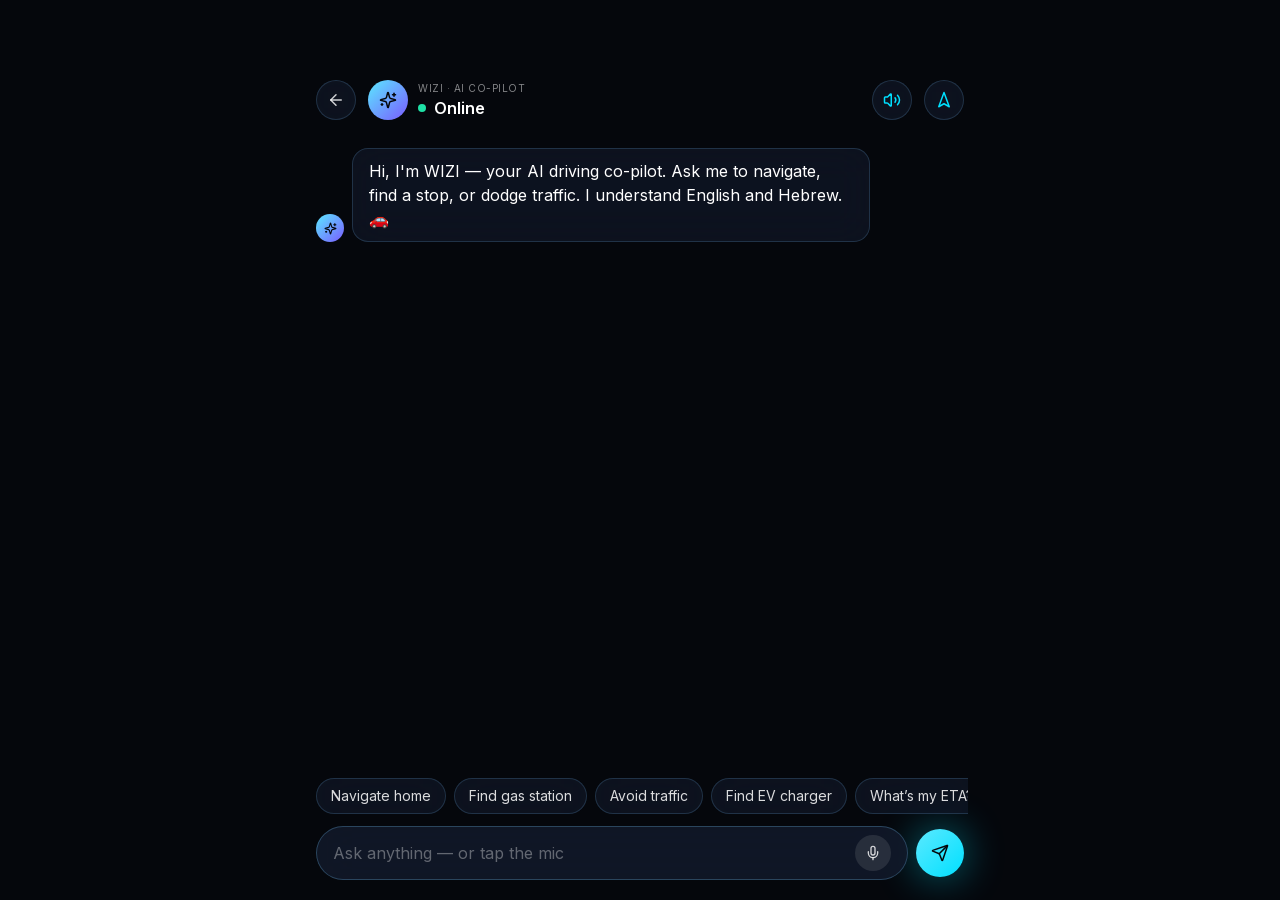
<file: ai.html>
<!DOCTYPE html><html lang="en" class="__variable_f367f3 __variable_dd5b2f"><head><meta charSet="utf-8"/><meta name="viewport" content="width=device-width, initial-scale=1"/><link rel="stylesheet" href="/_next/static/css/7e38e4eabe0959dd.css" data-precedence="next"/><link rel="preload" as="script" fetchPriority="low" href="/_next/static/chunks/webpack-c676c1a604a91e79.js"/><script src="/_next/static/chunks/4bd1b696-927b5d87d2664d33.js" async=""></script><script src="/_next/static/chunks/517-df9a72b69fcbbc8c.js" async=""></script><script src="/_next/static/chunks/main-app-26b8964e7d50d2df.js" async=""></script><script src="/_next/static/chunks/44530001-915a1aa4b3e7982d.js" async=""></script><script src="/_next/static/chunks/333-3654fc53c2bee3f0.js" async=""></script><script src="/_next/static/chunks/934-9af9d04e16449190.js" async=""></script><script src="/_next/static/chunks/app/layout-24491f09fa4e4443.js" async=""></script><script src="/_next/static/chunks/app/ai/page-6c3ba5bf302e6fbd.js" async=""></script><title>WIZI — AI co-pilot</title><meta name="description" content="Chat with the WIZI AI driving assistant. Voice in, voice out. English and Hebrew."/><meta property="og:title" content="WIZI — AI-powered navigation"/><meta property="og:description" content="Smarter routes. Live community reports. An AI co-pilot in your car. Built for the next generation of driving."/><meta property="og:url" content="https://wizi.app"/><meta property="og:site_name" content="WIZI"/><meta property="og:type" content="website"/><meta name="twitter:card" content="summary_large_image"/><meta name="twitter:title" content="WIZI — AI-powered navigation"/><meta name="twitter:description" content="AI co-pilot, live community reports, real maps. Drive smarter."/><script src="/_next/static/chunks/polyfills-42372ed130431b0a.js" noModule=""></script></head><body class="font-sans bg-bg-900 text-white antialiased"><div class="pointer-events-none fixed inset-0 -z-10 overflow-hidden"><div class="absolute inset-0 bg-bg-900"></div><div class="absolute -top-1/3 left-1/2 h-[900px] w-[1400px] -translate-x-1/2 rounded-full opacity-50 blur-3xl" style="background:radial-gradient(circle at 30% 30%, #00E0FF55 0%, transparent 50%), radial-gradient(circle at 70% 70%, #7A5BFF55 0%, transparent 55%)"></div><div class="absolute inset-0 hero-grid opacity-60"></div><div class="absolute top-[20%] left-[10%] h-72 w-72 rounded-full bg-neon/20 blur-3xl animate-float"></div><div class="absolute top-[60%] right-[12%] h-80 w-80 rounded-full bg-violet/20 blur-3xl animate-float [animation-delay:1.5s]"></div><div class="absolute bottom-[5%] left-[40%] h-60 w-60 rounded-full bg-magenta/15 blur-3xl animate-float [animation-delay:3s]"></div><div class="absolute inset-x-0 bottom-0 h-48 bg-gradient-to-t from-bg-900 to-transparent"></div></div><main class="relative"><div class="mx-auto flex h-[100svh] max-w-2xl flex-col px-3"><div class="flex items-center gap-3 py-3 pt-20"><a class="grid h-10 w-10 place-items-center rounded-full glass text-white/80 hover:text-white" aria-label="Home" href="/"><svg xmlns="http://www.w3.org/2000/svg" width="18" height="18" viewBox="0 0 24 24" fill="none" stroke="currentColor" stroke-width="2" stroke-linecap="round" stroke-linejoin="round" class="lucide lucide-arrow-left"><path d="m12 19-7-7 7-7"></path><path d="M19 12H5"></path></svg></a><div class="flex items-center gap-2.5 flex-1"><div class="grid h-10 w-10 place-items-center rounded-full bg-gradient-to-br from-neon-soft to-violet"><svg xmlns="http://www.w3.org/2000/svg" width="18" height="18" viewBox="0 0 24 24" fill="none" stroke="currentColor" stroke-width="2" stroke-linecap="round" stroke-linejoin="round" class="lucide lucide-sparkles text-bg-900"><path d="M9.937 15.5A2 2 0 0 0 8.5 14.063l-6.135-1.582a.5.5 0 0 1 0-.962L8.5 9.936A2 2 0 0 0 9.937 8.5l1.582-6.135a.5.5 0 0 1 .963 0L14.063 8.5A2 2 0 0 0 15.5 9.937l6.135 1.581a.5.5 0 0 1 0 .964L15.5 14.063a2 2 0 0 0-1.437 1.437l-1.582 6.135a.5.5 0 0 1-.963 0z"></path><path d="M20 3v4"></path><path d="M22 5h-4"></path><path d="M4 17v2"></path><path d="M5 18H3"></path></svg></div><div><div class="text-[10px] uppercase tracking-wider text-white/50">WIZI · AI co-pilot</div><div class="flex items-center gap-2 font-semibold"><span class="h-2 w-2 rounded-full bg-success animate-pulseGlow"></span>Online</div></div></div><button class="grid h-10 w-10 place-items-center rounded-full glass text-neon" title="Toggle voice"><svg xmlns="http://www.w3.org/2000/svg" width="18" height="18" viewBox="0 0 24 24" fill="none" stroke="currentColor" stroke-width="2" stroke-linecap="round" stroke-linejoin="round" class="lucide lucide-volume2"><path d="M11 4.702a.705.705 0 0 0-1.203-.498L6.413 7.587A1.4 1.4 0 0 1 5.416 8H3a1 1 0 0 0-1 1v6a1 1 0 0 0 1 1h2.416a1.4 1.4 0 0 1 .997.413l3.383 3.384A.705.705 0 0 0 11 19.298z"></path><path d="M16 9a5 5 0 0 1 0 6"></path><path d="M19.364 18.364a9 9 0 0 0 0-12.728"></path></svg></button><a class="grid h-10 w-10 place-items-center rounded-full glass text-neon" title="Open navigation" href="/app"><svg xmlns="http://www.w3.org/2000/svg" width="18" height="18" viewBox="0 0 24 24" fill="none" stroke="currentColor" stroke-width="2" stroke-linecap="round" stroke-linejoin="round" class="lucide lucide-navigation2"><polygon points="12 2 19 21 12 17 5 21 12 2"></polygon></svg></a></div><div class="flex-1 overflow-y-auto py-4 space-y-3"><div class="flex items-end gap-2 justify-start"><div class="grid h-7 w-7 shrink-0 place-items-center rounded-full bg-gradient-to-br from-neon-soft to-violet"><svg xmlns="http://www.w3.org/2000/svg" width="13" height="13" viewBox="0 0 24 24" fill="none" stroke="currentColor" stroke-width="2" stroke-linecap="round" stroke-linejoin="round" class="lucide lucide-sparkles text-bg-900"><path d="M9.937 15.5A2 2 0 0 0 8.5 14.063l-6.135-1.582a.5.5 0 0 1 0-.962L8.5 9.936A2 2 0 0 0 9.937 8.5l1.582-6.135a.5.5 0 0 1 .963 0L14.063 8.5A2 2 0 0 0 15.5 9.937l6.135 1.581a.5.5 0 0 1 0 .964L15.5 14.063a2 2 0 0 0-1.437 1.437l-1.582 6.135a.5.5 0 0 1-.963 0z"></path><path d="M20 3v4"></path><path d="M22 5h-4"></path><path d="M4 17v2"></path><path d="M5 18H3"></path></svg></div><div class="max-w-[80%] rounded-2xl px-4 py-2.5 glass text-white" dir="auto">Hi, I&#x27;m WIZI — your AI driving co-pilot. Ask me to navigate, find a stop, or dodge traffic. I understand English and Hebrew. 🚗</div></div></div><div class="flex gap-2 overflow-x-auto pb-2 -mx-1 px-1"><button class="shrink-0 rounded-full glass px-3.5 h-9 text-sm text-white/85 hover:border-white/25">Navigate home</button><button class="shrink-0 rounded-full glass px-3.5 h-9 text-sm text-white/85 hover:border-white/25">Find gas station</button><button class="shrink-0 rounded-full glass px-3.5 h-9 text-sm text-white/85 hover:border-white/25">Avoid traffic</button><button class="shrink-0 rounded-full glass px-3.5 h-9 text-sm text-white/85 hover:border-white/25">Find EV charger</button><button class="shrink-0 rounded-full glass px-3.5 h-9 text-sm text-white/85 hover:border-white/25">What’s my ETA?</button><button class="shrink-0 rounded-full glass px-3.5 h-9 text-sm text-white/85 hover:border-white/25">Any speed cameras?</button></div><div class="flex items-center gap-2 pb-5 pt-1"><div class="flex-1 flex items-center gap-2 rounded-full glass-strong px-4 min-h-[52px] py-1.5"><input placeholder="Ask anything — or tap the mic" class="flex-1 bg-transparent py-2 text-white placeholder:text-white/35 focus:outline-none" dir="auto" value=""/><button class="grid h-9 w-9 place-items-center rounded-full bg-white/10 text-white/80" title="Voice not supported here"><svg xmlns="http://www.w3.org/2000/svg" width="16" height="16" viewBox="0 0 24 24" fill="none" stroke="currentColor" stroke-width="2" stroke-linecap="round" stroke-linejoin="round" class="lucide lucide-mic"><path d="M12 2a3 3 0 0 0-3 3v7a3 3 0 0 0 6 0V5a3 3 0 0 0-3-3Z"></path><path d="M19 10v2a7 7 0 0 1-14 0v-2"></path><line x1="12" x2="12" y1="19" y2="22"></line></svg></button></div><button class="grid h-12 w-12 place-items-center rounded-full bg-gradient-to-br from-neon-soft to-neon text-bg-900 shadow-glow"><svg xmlns="http://www.w3.org/2000/svg" width="18" height="18" viewBox="0 0 24 24" fill="none" stroke="currentColor" stroke-width="2" stroke-linecap="round" stroke-linejoin="round" class="lucide lucide-send"><path d="M14.536 21.686a.5.5 0 0 0 .937-.024l6.5-19a.496.496 0 0 0-.635-.635l-19 6.5a.5.5 0 0 0-.024.937l7.93 3.18a2 2 0 0 1 1.112 1.11z"></path><path d="m21.854 2.147-10.94 10.939"></path></svg></button></div></div></main><script src="/_next/static/chunks/webpack-c676c1a604a91e79.js" async=""></script><script>(self.__next_f=self.__next_f||[]).push([0])</script><script>self.__next_f.push([1,"1:\"$Sreact.fragment\"\n2:I[5575,[\"730\",\"static/chunks/44530001-915a1aa4b3e7982d.js\",\"333\",\"static/chunks/333-3654fc53c2bee3f0.js\",\"934\",\"static/chunks/934-9af9d04e16449190.js\",\"177\",\"static/chunks/app/layout-24491f09fa4e4443.js\"],\"Navbar\"]\n3:I[5244,[],\"\"]\n4:I[3866,[],\"\"]\n5:I[3401,[\"730\",\"static/chunks/44530001-915a1aa4b3e7982d.js\",\"333\",\"static/chunks/333-3654fc53c2bee3f0.js\",\"934\",\"static/chunks/934-9af9d04e16449190.js\",\"177\",\"static/chunks/app/layout-24491f09fa4e4443.js\"],\"Footer\"]\n6:I[5611,[\"333\",\"static/chunks/333-3654fc53c2bee3f0.js\",\"141\",\"static/chunks/app/ai/page-6c3ba5bf302e6fbd.js\"],\"AssistantChat\"]\n7:I[6213,[],\"OutletBoundary\"]\n9:I[6213,[],\"MetadataBoundary\"]\nb:I[6213,[],\"ViewportBoundary\"]\nd:I[4835,[],\"\"]\n:HL[\"/_next/static/css/7e38e4eabe0959dd.css\",\"style\"]\n"])</script><script>self.__next_f.push([1,"0:{\"P\":null,\"b\":\"ylrGqaX2e7mYWDTWlGj30\",\"p\":\"\",\"c\":[\"\",\"ai\"],\"i\":false,\"f\":[[[\"\",{\"children\":[\"ai\",{\"children\":[\"__PAGE__\",{}]}]},\"$undefined\",\"$undefined\",true],[\"\",[\"$\",\"$1\",\"c\",{\"children\":[[[\"$\",\"link\",\"0\",{\"rel\":\"stylesheet\",\"href\":\"/_next/static/css/7e38e4eabe0959dd.css\",\"precedence\":\"next\",\"crossOrigin\":\"$undefined\",\"nonce\":\"$undefined\"}]],[\"$\",\"html\",null,{\"lang\":\"en\",\"className\":\"__variable_f367f3 __variable_dd5b2f\",\"children\":[\"$\",\"body\",null,{\"className\":\"font-sans bg-bg-900 text-white antialiased\",\"children\":[[\"$\",\"div\",null,{\"className\":\"pointer-events-none fixed inset-0 -z-10 overflow-hidden\",\"children\":[[\"$\",\"div\",null,{\"className\":\"absolute inset-0 bg-bg-900\"}],[\"$\",\"div\",null,{\"className\":\"absolute -top-1/3 left-1/2 h-[900px] w-[1400px] -translate-x-1/2 rounded-full opacity-50 blur-3xl\",\"style\":{\"background\":\"radial-gradient(circle at 30% 30%, #00E0FF55 0%, transparent 50%), radial-gradient(circle at 70% 70%, #7A5BFF55 0%, transparent 55%)\"}}],[\"$\",\"div\",null,{\"className\":\"absolute inset-0 hero-grid opacity-60\"}],[\"$\",\"div\",null,{\"className\":\"absolute top-[20%] left-[10%] h-72 w-72 rounded-full bg-neon/20 blur-3xl animate-float\"}],[\"$\",\"div\",null,{\"className\":\"absolute top-[60%] right-[12%] h-80 w-80 rounded-full bg-violet/20 blur-3xl animate-float [animation-delay:1.5s]\"}],[\"$\",\"div\",null,{\"className\":\"absolute bottom-[5%] left-[40%] h-60 w-60 rounded-full bg-magenta/15 blur-3xl animate-float [animation-delay:3s]\"}],[\"$\",\"div\",null,{\"className\":\"absolute inset-x-0 bottom-0 h-48 bg-gradient-to-t from-bg-900 to-transparent\"}]]}],[\"$\",\"$L2\",null,{}],[\"$\",\"main\",null,{\"className\":\"relative\",\"children\":[\"$\",\"$L3\",null,{\"parallelRouterKey\":\"children\",\"segmentPath\":[\"children\"],\"error\":\"$undefined\",\"errorStyles\":\"$undefined\",\"errorScripts\":\"$undefined\",\"template\":[\"$\",\"$L4\",null,{}],\"templateStyles\":\"$undefined\",\"templateScripts\":\"$undefined\",\"notFound\":[[],[[\"$\",\"title\",null,{\"children\":\"404: This page could not be found.\"}],[\"$\",\"div\",null,{\"style\":{\"fontFamily\":\"system-ui,\\\"Segoe UI\\\",Roboto,Helvetica,Arial,sans-serif,\\\"Apple Color Emoji\\\",\\\"Segoe UI Emoji\\\"\",\"height\":\"100vh\",\"textAlign\":\"center\",\"display\":\"flex\",\"flexDirection\":\"column\",\"alignItems\":\"center\",\"justifyContent\":\"center\"},\"children\":[\"$\",\"div\",null,{\"children\":[[\"$\",\"style\",null,{\"dangerouslySetInnerHTML\":{\"__html\":\"body{color:#000;background:#fff;margin:0}.next-error-h1{border-right:1px solid rgba(0,0,0,.3)}@media (prefers-color-scheme:dark){body{color:#fff;background:#000}.next-error-h1{border-right:1px solid rgba(255,255,255,.3)}}\"}}],[\"$\",\"h1\",null,{\"className\":\"next-error-h1\",\"style\":{\"display\":\"inline-block\",\"margin\":\"0 20px 0 0\",\"padding\":\"0 23px 0 0\",\"fontSize\":24,\"fontWeight\":500,\"verticalAlign\":\"top\",\"lineHeight\":\"49px\"},\"children\":404}],[\"$\",\"div\",null,{\"style\":{\"display\":\"inline-block\"},\"children\":[\"$\",\"h2\",null,{\"style\":{\"fontSize\":14,\"fontWeight\":400,\"lineHeight\":\"49px\",\"margin\":0},\"children\":\"This page could not be found.\"}]}]]}]}]]],\"forbidden\":\"$undefined\",\"unauthorized\":\"$undefined\"}]}],[\"$\",\"$L5\",null,{}]]}]}]]}],{\"children\":[\"ai\",[\"$\",\"$1\",\"c\",{\"children\":[null,[\"$\",\"$L3\",null,{\"parallelRouterKey\":\"children\",\"segmentPath\":[\"children\",\"ai\",\"children\"],\"error\":\"$undefined\",\"errorStyles\":\"$undefined\",\"errorScripts\":\"$undefined\",\"template\":[\"$\",\"$L4\",null,{}],\"templateStyles\":\"$undefined\",\"templateScripts\":\"$undefined\",\"notFound\":\"$undefined\",\"forbidden\":\"$undefined\",\"unauthorized\":\"$undefined\"}]]}],{\"children\":[\"__PAGE__\",[\"$\",\"$1\",\"c\",{\"children\":[[\"$\",\"$L6\",null,{}],null,[\"$\",\"$L7\",null,{\"children\":\"$L8\"}]]}],{},null,false]},null,false]},null,false],[\"$\",\"$1\",\"h\",{\"children\":[null,[\"$\",\"$1\",\"GViSW5XW0K1xgcJr5dPFt\",{\"children\":[[\"$\",\"$L9\",null,{\"children\":\"$La\"}],[\"$\",\"$Lb\",null,{\"children\":\"$Lc\"}],null]}]]}],false]],\"m\":\"$undefined\",\"G\":[\"$d\",\"$undefined\"],\"s\":false,\"S\":true}\n"])</script><script>self.__next_f.push([1,"c:[[\"$\",\"meta\",\"0\",{\"name\":\"viewport\",\"content\":\"width=device-width, initial-scale=1\"}]]\na:[[\"$\",\"meta\",\"0\",{\"charSet\":\"utf-8\"}],[\"$\",\"title\",\"1\",{\"children\":\"WIZI — AI co-pilot\"}],[\"$\",\"meta\",\"2\",{\"name\":\"description\",\"content\":\"Chat with the WIZI AI driving assistant. Voice in, voice out. English and Hebrew.\"}],[\"$\",\"meta\",\"3\",{\"property\":\"og:title\",\"content\":\"WIZI — AI-powered navigation\"}],[\"$\",\"meta\",\"4\",{\"property\":\"og:description\",\"content\":\"Smarter routes. Live community reports. An AI co-pilot in your car. Built for the next generation of driving.\"}],[\"$\",\"meta\",\"5\",{\"property\":\"og:url\",\"content\":\"https://wizi.app\"}],[\"$\",\"meta\",\"6\",{\"property\":\"og:site_name\",\"content\":\"WIZI\"}],[\"$\",\"meta\",\"7\",{\"property\":\"og:type\",\"content\":\"website\"}],[\"$\",\"meta\",\"8\",{\"name\":\"twitter:card\",\"content\":\"summary_large_image\"}],[\"$\",\"meta\",\"9\",{\"name\":\"twitter:title\",\"content\":\"WIZI — AI-powered navigation\"}],[\"$\",\"meta\",\"10\",{\"name\":\"twitter:description\",\"content\":\"AI co-pilot, live community reports, real maps. Drive smarter.\"}]]\n"])</script><script>self.__next_f.push([1,"8:null\n"])</script></body></html>
</file>
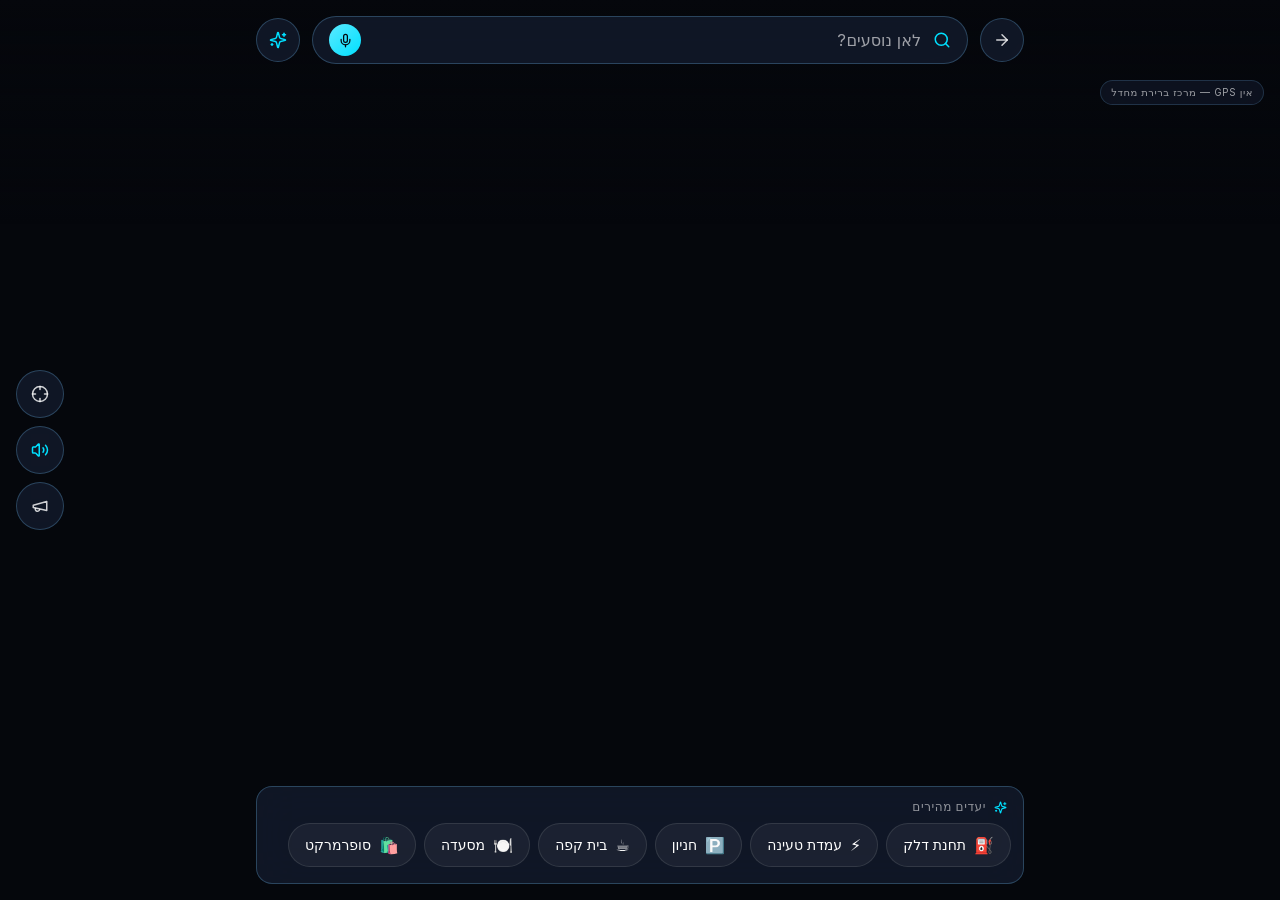
<file: app.html>
<!DOCTYPE html><html lang="en" class="__variable_f367f3 __variable_dd5b2f"><head><meta charSet="utf-8"/><meta name="viewport" content="width=device-width, initial-scale=1"/><link rel="stylesheet" href="/_next/static/css/7e38e4eabe0959dd.css" data-precedence="next"/><link rel="stylesheet" href="/_next/static/css/718ee59ff2172a97.css" data-precedence="next"/><link rel="preload" as="script" fetchPriority="low" href="/_next/static/chunks/webpack-c676c1a604a91e79.js"/><script src="/_next/static/chunks/4bd1b696-927b5d87d2664d33.js" async=""></script><script src="/_next/static/chunks/517-df9a72b69fcbbc8c.js" async=""></script><script src="/_next/static/chunks/main-app-26b8964e7d50d2df.js" async=""></script><script src="/_next/static/chunks/44530001-915a1aa4b3e7982d.js" async=""></script><script src="/_next/static/chunks/333-3654fc53c2bee3f0.js" async=""></script><script src="/_next/static/chunks/934-9af9d04e16449190.js" async=""></script><script src="/_next/static/chunks/app/layout-24491f09fa4e4443.js" async=""></script><script src="/_next/static/chunks/app/app/page-9e002ecf0089a7f7.js" async=""></script><title>WIZI — Live navigation</title><meta name="description" content="The WIZI navigation app, running right in your browser. Search, route, and drive with voice guidance."/><meta property="og:title" content="WIZI — AI-powered navigation"/><meta property="og:description" content="Smarter routes. Live community reports. An AI co-pilot in your car. Built for the next generation of driving."/><meta property="og:url" content="https://wizi.app"/><meta property="og:site_name" content="WIZI"/><meta property="og:type" content="website"/><meta name="twitter:card" content="summary_large_image"/><meta name="twitter:title" content="WIZI — AI-powered navigation"/><meta name="twitter:description" content="AI co-pilot, live community reports, real maps. Drive smarter."/><script src="/_next/static/chunks/polyfills-42372ed130431b0a.js" noModule=""></script></head><body class="font-sans bg-bg-900 text-white antialiased"><div class="pointer-events-none fixed inset-0 -z-10 overflow-hidden"><div class="absolute inset-0 bg-bg-900"></div><div class="absolute -top-1/3 left-1/2 h-[900px] w-[1400px] -translate-x-1/2 rounded-full opacity-50 blur-3xl" style="background:radial-gradient(circle at 30% 30%, #00E0FF55 0%, transparent 50%), radial-gradient(circle at 70% 70%, #7A5BFF55 0%, transparent 55%)"></div><div class="absolute inset-0 hero-grid opacity-60"></div><div class="absolute top-[20%] left-[10%] h-72 w-72 rounded-full bg-neon/20 blur-3xl animate-float"></div><div class="absolute top-[60%] right-[12%] h-80 w-80 rounded-full bg-violet/20 blur-3xl animate-float [animation-delay:1.5s]"></div><div class="absolute bottom-[5%] left-[40%] h-60 w-60 rounded-full bg-magenta/15 blur-3xl animate-float [animation-delay:3s]"></div><div class="absolute inset-x-0 bottom-0 h-48 bg-gradient-to-t from-bg-900 to-transparent"></div></div><main class="relative"><div class="relative h-[100svh] w-full overflow-hidden bg-bg-900" dir="rtl"><div class="absolute inset-0 h-full w-full"></div><div class="absolute right-4 top-20 z-10 rounded-full glass px-2.5 py-1 text-[10px] tracking-wider text-white/60">GPS פעיל · OpenStreetMap</div><div class="pointer-events-none absolute inset-x-0 top-0 h-56 bg-gradient-to-b from-bg-900 to-transparent"></div><div class="absolute inset-x-0 top-0 p-4"><div class="mx-auto max-w-3xl flex items-center gap-3"><a class="grid h-11 w-11 shrink-0 place-items-center rounded-full glass-strong text-white/80 hover:text-white" aria-label="דף הבית" href="/"><svg xmlns="http://www.w3.org/2000/svg" width="18" height="18" viewBox="0 0 24 24" fill="none" stroke="currentColor" stroke-width="2" stroke-linecap="round" stroke-linejoin="round" class="lucide lucide-arrow-right"><path d="M5 12h14"></path><path d="m12 5 7 7-7 7"></path></svg></a><button class="glass-strong flex h-12 flex-1 items-center gap-3 rounded-full px-4 text-right"><svg xmlns="http://www.w3.org/2000/svg" width="18" height="18" viewBox="0 0 24 24" fill="none" stroke="currentColor" stroke-width="2" stroke-linecap="round" stroke-linejoin="round" class="lucide lucide-search text-neon"><circle cx="11" cy="11" r="8"></circle><path d="m21 21-4.3-4.3"></path></svg><span class="text-white/60 flex-1 truncate">לאן נוסעים?</span><span class="grid h-8 w-8 place-items-center rounded-full bg-gradient-to-br from-neon-soft to-neon text-bg-900"><svg xmlns="http://www.w3.org/2000/svg" width="15" height="15" viewBox="0 0 24 24" fill="none" stroke="currentColor" stroke-width="2" stroke-linecap="round" stroke-linejoin="round" class="lucide lucide-mic"><path d="M12 2a3 3 0 0 0-3 3v7a3 3 0 0 0 6 0V5a3 3 0 0 0-3-3Z"></path><path d="M19 10v2a7 7 0 0 1-14 0v-2"></path><line x1="12" x2="12" y1="19" y2="22"></line></svg></span></button><a class="grid h-11 w-11 shrink-0 place-items-center rounded-full glass-strong text-neon hover:scale-105 transition-transform" aria-label="עוזר AI" href="/ai"><svg xmlns="http://www.w3.org/2000/svg" width="18" height="18" viewBox="0 0 24 24" fill="none" stroke="currentColor" stroke-width="2" stroke-linecap="round" stroke-linejoin="round" class="lucide lucide-sparkles"><path d="M9.937 15.5A2 2 0 0 0 8.5 14.063l-6.135-1.582a.5.5 0 0 1 0-.962L8.5 9.936A2 2 0 0 0 9.937 8.5l1.582-6.135a.5.5 0 0 1 .963 0L14.063 8.5A2 2 0 0 0 15.5 9.937l6.135 1.581a.5.5 0 0 1 0 .964L15.5 14.063a2 2 0 0 0-1.437 1.437l-1.582 6.135a.5.5 0 0 1-.963 0z"></path><path d="M20 3v4"></path><path d="M22 5h-4"></path><path d="M4 17v2"></path><path d="M5 18H3"></path></svg></a></div></div><div class="absolute left-4 top-1/2 -translate-y-1/2 flex flex-col gap-2"><button class="grid h-12 w-12 place-items-center rounded-full glass-strong transition-colors text-white/80 hover:text-white"><svg xmlns="http://www.w3.org/2000/svg" width="18" height="18" viewBox="0 0 24 24" fill="none" stroke="currentColor" stroke-width="2" stroke-linecap="round" stroke-linejoin="round" class="lucide lucide-crosshair"><circle cx="12" cy="12" r="10"></circle><line x1="22" x2="18" y1="12" y2="12"></line><line x1="6" x2="2" y1="12" y2="12"></line><line x1="12" x2="12" y1="6" y2="2"></line><line x1="12" x2="12" y1="22" y2="18"></line></svg></button><button class="grid h-12 w-12 place-items-center rounded-full glass-strong transition-colors text-neon hover:text-white"><svg xmlns="http://www.w3.org/2000/svg" width="18" height="18" viewBox="0 0 24 24" fill="none" stroke="currentColor" stroke-width="2" stroke-linecap="round" stroke-linejoin="round" class="lucide lucide-volume2"><path d="M11 4.702a.705.705 0 0 0-1.203-.498L6.413 7.587A1.4 1.4 0 0 1 5.416 8H3a1 1 0 0 0-1 1v6a1 1 0 0 0 1 1h2.416a1.4 1.4 0 0 1 .997.413l3.383 3.384A.705.705 0 0 0 11 19.298z"></path><path d="M16 9a5 5 0 0 1 0 6"></path><path d="M19.364 18.364a9 9 0 0 0 0-12.728"></path></svg></button><button class="grid h-12 w-12 place-items-center rounded-full glass-strong transition-colors text-white/80 hover:text-white"><svg xmlns="http://www.w3.org/2000/svg" width="18" height="18" viewBox="0 0 24 24" fill="none" stroke="currentColor" stroke-width="2" stroke-linecap="round" stroke-linejoin="round" class="lucide lucide-megaphone"><path d="m3 11 18-5v12L3 14v-3z"></path><path d="M11.6 16.8a3 3 0 1 1-5.8-1.6"></path></svg></button></div><div class="absolute inset-x-0 bottom-0 p-4"><div class="mx-auto max-w-3xl"><div class="glass-strong rounded-2xl p-3"><div class="flex items-center gap-2 px-1 pb-2"><svg xmlns="http://www.w3.org/2000/svg" width="13" height="13" viewBox="0 0 24 24" fill="none" stroke="currentColor" stroke-width="2" stroke-linecap="round" stroke-linejoin="round" class="lucide lucide-sparkles text-neon"><path d="M9.937 15.5A2 2 0 0 0 8.5 14.063l-6.135-1.582a.5.5 0 0 1 0-.962L8.5 9.936A2 2 0 0 0 9.937 8.5l1.582-6.135a.5.5 0 0 1 .963 0L14.063 8.5A2 2 0 0 0 15.5 9.937l6.135 1.581a.5.5 0 0 1 0 .964L15.5 14.063a2 2 0 0 0-1.437 1.437l-1.582 6.135a.5.5 0 0 1-.963 0z"></path><path d="M20 3v4"></path><path d="M22 5h-4"></path><path d="M4 17v2"></path><path d="M5 18H3"></path></svg><span class="text-xs tracking-wider text-white/55">יעדים מהירים</span></div><div class="flex gap-2 overflow-x-auto pb-1"><button class="shrink-0 flex items-center gap-2 rounded-full bg-white/5 border border-white/10 px-4 h-11 hover:bg-white/10"><span>⛽</span><span class="text-sm">תחנת דלק</span></button><button class="shrink-0 flex items-center gap-2 rounded-full bg-white/5 border border-white/10 px-4 h-11 hover:bg-white/10"><span>⚡</span><span class="text-sm">עמדת טעינה</span></button><button class="shrink-0 flex items-center gap-2 rounded-full bg-white/5 border border-white/10 px-4 h-11 hover:bg-white/10"><span>🅿️</span><span class="text-sm">חניון</span></button><button class="shrink-0 flex items-center gap-2 rounded-full bg-white/5 border border-white/10 px-4 h-11 hover:bg-white/10"><span>☕</span><span class="text-sm">בית קפה</span></button><button class="shrink-0 flex items-center gap-2 rounded-full bg-white/5 border border-white/10 px-4 h-11 hover:bg-white/10"><span>🍽️</span><span class="text-sm">מסעדה</span></button><button class="shrink-0 flex items-center gap-2 rounded-full bg-white/5 border border-white/10 px-4 h-11 hover:bg-white/10"><span>🛍️</span><span class="text-sm">סופרמרקט</span></button></div></div></div></div></div></main><script src="/_next/static/chunks/webpack-c676c1a604a91e79.js" async=""></script><script>(self.__next_f=self.__next_f||[]).push([0])</script><script>self.__next_f.push([1,"1:\"$Sreact.fragment\"\n2:I[5575,[\"730\",\"static/chunks/44530001-915a1aa4b3e7982d.js\",\"333\",\"static/chunks/333-3654fc53c2bee3f0.js\",\"934\",\"static/chunks/934-9af9d04e16449190.js\",\"177\",\"static/chunks/app/layout-24491f09fa4e4443.js\"],\"Navbar\"]\n3:I[5244,[],\"\"]\n4:I[3866,[],\"\"]\n5:I[3401,[\"730\",\"static/chunks/44530001-915a1aa4b3e7982d.js\",\"333\",\"static/chunks/333-3654fc53c2bee3f0.js\",\"934\",\"static/chunks/934-9af9d04e16449190.js\",\"177\",\"static/chunks/app/layout-24491f09fa4e4443.js\"],\"Footer\"]\n6:I[8613,[\"333\",\"static/chunks/333-3654fc53c2bee3f0.js\",\"466\",\"static/chunks/app/app/page-9e002ecf0089a7f7.js\"],\"NavApp\"]\n7:I[6213,[],\"OutletBoundary\"]\n9:I[6213,[],\"MetadataBoundary\"]\nb:I[6213,[],\"ViewportBoundary\"]\nd:I[4835,[],\"\"]\n:HL[\"/_next/static/css/7e38e4eabe0959dd.css\",\"style\"]\n:HL[\"/_next/static/css/718ee59ff2172a97.css\",\"style\"]\n"])</script><script>self.__next_f.push([1,"0:{\"P\":null,\"b\":\"ylrGqaX2e7mYWDTWlGj30\",\"p\":\"\",\"c\":[\"\",\"app\"],\"i\":false,\"f\":[[[\"\",{\"children\":[\"app\",{\"children\":[\"__PAGE__\",{}]}]},\"$undefined\",\"$undefined\",true],[\"\",[\"$\",\"$1\",\"c\",{\"children\":[[[\"$\",\"link\",\"0\",{\"rel\":\"stylesheet\",\"href\":\"/_next/static/css/7e38e4eabe0959dd.css\",\"precedence\":\"next\",\"crossOrigin\":\"$undefined\",\"nonce\":\"$undefined\"}]],[\"$\",\"html\",null,{\"lang\":\"en\",\"className\":\"__variable_f367f3 __variable_dd5b2f\",\"children\":[\"$\",\"body\",null,{\"className\":\"font-sans bg-bg-900 text-white antialiased\",\"children\":[[\"$\",\"div\",null,{\"className\":\"pointer-events-none fixed inset-0 -z-10 overflow-hidden\",\"children\":[[\"$\",\"div\",null,{\"className\":\"absolute inset-0 bg-bg-900\"}],[\"$\",\"div\",null,{\"className\":\"absolute -top-1/3 left-1/2 h-[900px] w-[1400px] -translate-x-1/2 rounded-full opacity-50 blur-3xl\",\"style\":{\"background\":\"radial-gradient(circle at 30% 30%, #00E0FF55 0%, transparent 50%), radial-gradient(circle at 70% 70%, #7A5BFF55 0%, transparent 55%)\"}}],[\"$\",\"div\",null,{\"className\":\"absolute inset-0 hero-grid opacity-60\"}],[\"$\",\"div\",null,{\"className\":\"absolute top-[20%] left-[10%] h-72 w-72 rounded-full bg-neon/20 blur-3xl animate-float\"}],[\"$\",\"div\",null,{\"className\":\"absolute top-[60%] right-[12%] h-80 w-80 rounded-full bg-violet/20 blur-3xl animate-float [animation-delay:1.5s]\"}],[\"$\",\"div\",null,{\"className\":\"absolute bottom-[5%] left-[40%] h-60 w-60 rounded-full bg-magenta/15 blur-3xl animate-float [animation-delay:3s]\"}],[\"$\",\"div\",null,{\"className\":\"absolute inset-x-0 bottom-0 h-48 bg-gradient-to-t from-bg-900 to-transparent\"}]]}],[\"$\",\"$L2\",null,{}],[\"$\",\"main\",null,{\"className\":\"relative\",\"children\":[\"$\",\"$L3\",null,{\"parallelRouterKey\":\"children\",\"segmentPath\":[\"children\"],\"error\":\"$undefined\",\"errorStyles\":\"$undefined\",\"errorScripts\":\"$undefined\",\"template\":[\"$\",\"$L4\",null,{}],\"templateStyles\":\"$undefined\",\"templateScripts\":\"$undefined\",\"notFound\":[[],[[\"$\",\"title\",null,{\"children\":\"404: This page could not be found.\"}],[\"$\",\"div\",null,{\"style\":{\"fontFamily\":\"system-ui,\\\"Segoe UI\\\",Roboto,Helvetica,Arial,sans-serif,\\\"Apple Color Emoji\\\",\\\"Segoe UI Emoji\\\"\",\"height\":\"100vh\",\"textAlign\":\"center\",\"display\":\"flex\",\"flexDirection\":\"column\",\"alignItems\":\"center\",\"justifyContent\":\"center\"},\"children\":[\"$\",\"div\",null,{\"children\":[[\"$\",\"style\",null,{\"dangerouslySetInnerHTML\":{\"__html\":\"body{color:#000;background:#fff;margin:0}.next-error-h1{border-right:1px solid rgba(0,0,0,.3)}@media (prefers-color-scheme:dark){body{color:#fff;background:#000}.next-error-h1{border-right:1px solid rgba(255,255,255,.3)}}\"}}],[\"$\",\"h1\",null,{\"className\":\"next-error-h1\",\"style\":{\"display\":\"inline-block\",\"margin\":\"0 20px 0 0\",\"padding\":\"0 23px 0 0\",\"fontSize\":24,\"fontWeight\":500,\"verticalAlign\":\"top\",\"lineHeight\":\"49px\"},\"children\":404}],[\"$\",\"div\",null,{\"style\":{\"display\":\"inline-block\"},\"children\":[\"$\",\"h2\",null,{\"style\":{\"fontSize\":14,\"fontWeight\":400,\"lineHeight\":\"49px\",\"margin\":0},\"children\":\"This page could not be found.\"}]}]]}]}]]],\"forbidden\":\"$undefined\",\"unauthorized\":\"$undefined\"}]}],[\"$\",\"$L5\",null,{}]]}]}]]}],{\"children\":[\"app\",[\"$\",\"$1\",\"c\",{\"children\":[null,[\"$\",\"$L3\",null,{\"parallelRouterKey\":\"children\",\"segmentPath\":[\"children\",\"app\",\"children\"],\"error\":\"$undefined\",\"errorStyles\":\"$undefined\",\"errorScripts\":\"$undefined\",\"template\":[\"$\",\"$L4\",null,{}],\"templateStyles\":\"$undefined\",\"templateScripts\":\"$undefined\",\"notFound\":\"$undefined\",\"forbidden\":\"$undefined\",\"unauthorized\":\"$undefined\"}]]}],{\"children\":[\"__PAGE__\",[\"$\",\"$1\",\"c\",{\"children\":[[\"$\",\"$L6\",null,{}],[[\"$\",\"link\",\"0\",{\"rel\":\"stylesheet\",\"href\":\"/_next/static/css/718ee59ff2172a97.css\",\"precedence\":\"next\",\"crossOrigin\":\"$undefined\",\"nonce\":\"$undefined\"}]],[\"$\",\"$L7\",null,{\"children\":\"$L8\"}]]}],{},null,false]},null,false]},null,false],[\"$\",\"$1\",\"h\",{\"children\":[null,[\"$\",\"$1\",\"DiLHFflOxjf7D3jQV3LSI\",{\"children\":[[\"$\",\"$L9\",null,{\"children\":\"$La\"}],[\"$\",\"$Lb\",null,{\"children\":\"$Lc\"}],null]}]]}],false]],\"m\":\"$undefined\",\"G\":[\"$d\",\"$undefined\"],\"s\":false,\"S\":true}\n"])</script><script>self.__next_f.push([1,"c:[[\"$\",\"meta\",\"0\",{\"name\":\"viewport\",\"content\":\"width=device-width, initial-scale=1\"}]]\na:[[\"$\",\"meta\",\"0\",{\"charSet\":\"utf-8\"}],[\"$\",\"title\",\"1\",{\"children\":\"WIZI — Live navigation\"}],[\"$\",\"meta\",\"2\",{\"name\":\"description\",\"content\":\"The WIZI navigation app, running right in your browser. Search, route, and drive with voice guidance.\"}],[\"$\",\"meta\",\"3\",{\"property\":\"og:title\",\"content\":\"WIZI — AI-powered navigation\"}],[\"$\",\"meta\",\"4\",{\"property\":\"og:description\",\"content\":\"Smarter routes. Live community reports. An AI co-pilot in your car. Built for the next generation of driving.\"}],[\"$\",\"meta\",\"5\",{\"property\":\"og:url\",\"content\":\"https://wizi.app\"}],[\"$\",\"meta\",\"6\",{\"property\":\"og:site_name\",\"content\":\"WIZI\"}],[\"$\",\"meta\",\"7\",{\"property\":\"og:type\",\"content\":\"website\"}],[\"$\",\"meta\",\"8\",{\"name\":\"twitter:card\",\"content\":\"summary_large_image\"}],[\"$\",\"meta\",\"9\",{\"name\":\"twitter:title\",\"content\":\"WIZI — AI-powered navigation\"}],[\"$\",\"meta\",\"10\",{\"name\":\"twitter:description\",\"content\":\"AI co-pilot, live community reports, real maps. Drive smarter.\"}]]\n"])</script><script>self.__next_f.push([1,"8:null\n"])</script></body></html>
</file>
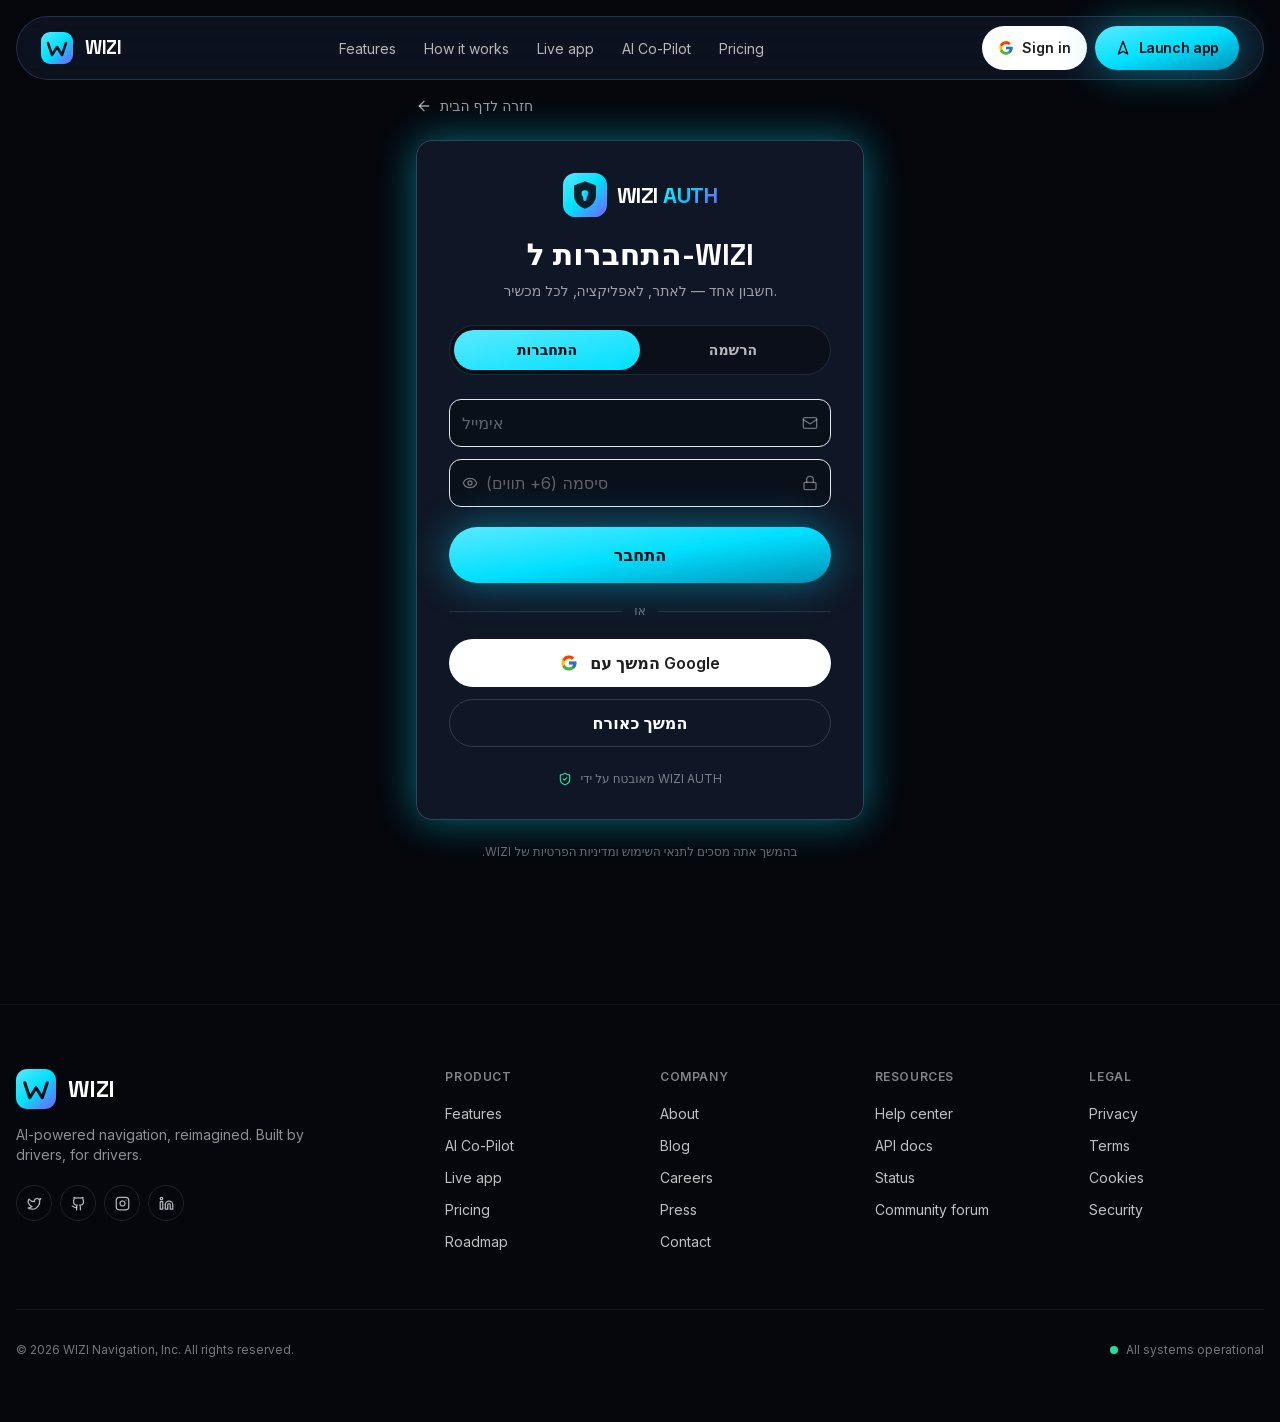
<file: login.html>
<!DOCTYPE html><html lang="en" class="__variable_f367f3 __variable_dd5b2f"><head><meta charSet="utf-8"/><meta name="viewport" content="width=device-width, initial-scale=1"/><link rel="stylesheet" href="/_next/static/css/7e38e4eabe0959dd.css" data-precedence="next"/><link rel="preload" as="script" fetchPriority="low" href="/_next/static/chunks/webpack-c676c1a604a91e79.js"/><script src="/_next/static/chunks/4bd1b696-927b5d87d2664d33.js" async=""></script><script src="/_next/static/chunks/517-df9a72b69fcbbc8c.js" async=""></script><script src="/_next/static/chunks/main-app-26b8964e7d50d2df.js" async=""></script><script src="/_next/static/chunks/44530001-915a1aa4b3e7982d.js" async=""></script><script src="/_next/static/chunks/333-3654fc53c2bee3f0.js" async=""></script><script src="/_next/static/chunks/934-9af9d04e16449190.js" async=""></script><script src="/_next/static/chunks/app/layout-24491f09fa4e4443.js" async=""></script><script src="/_next/static/chunks/app/login/page-e75e13244e7cca03.js" async=""></script><title>WIZI — AI-powered navigation, reimagined</title><meta name="description" content="A next-generation alternative to Waze and Google Maps. Live AI routing, community reports, real maps, and an in-car co-pilot that actually understands you."/><meta property="og:title" content="WIZI — AI-powered navigation"/><meta property="og:description" content="Smarter routes. Live community reports. An AI co-pilot in your car. Built for the next generation of driving."/><meta property="og:url" content="https://wizi.app"/><meta property="og:site_name" content="WIZI"/><meta property="og:type" content="website"/><meta name="twitter:card" content="summary_large_image"/><meta name="twitter:title" content="WIZI — AI-powered navigation"/><meta name="twitter:description" content="AI co-pilot, live community reports, real maps. Drive smarter."/><script src="/_next/static/chunks/polyfills-42372ed130431b0a.js" noModule=""></script></head><body class="font-sans bg-bg-900 text-white antialiased"><div class="pointer-events-none fixed inset-0 -z-10 overflow-hidden"><div class="absolute inset-0 bg-bg-900"></div><div class="absolute -top-1/3 left-1/2 h-[900px] w-[1400px] -translate-x-1/2 rounded-full opacity-50 blur-3xl" style="background:radial-gradient(circle at 30% 30%, #00E0FF55 0%, transparent 50%), radial-gradient(circle at 70% 70%, #7A5BFF55 0%, transparent 55%)"></div><div class="absolute inset-0 hero-grid opacity-60"></div><div class="absolute top-[20%] left-[10%] h-72 w-72 rounded-full bg-neon/20 blur-3xl animate-float"></div><div class="absolute top-[60%] right-[12%] h-80 w-80 rounded-full bg-violet/20 blur-3xl animate-float [animation-delay:1.5s]"></div><div class="absolute bottom-[5%] left-[40%] h-60 w-60 rounded-full bg-magenta/15 blur-3xl animate-float [animation-delay:3s]"></div><div class="absolute inset-x-0 bottom-0 h-48 bg-gradient-to-t from-bg-900 to-transparent"></div></div><header class="fixed top-0 inset-x-0 z-50 transition-all duration-300 py-4"><div class="mx-auto max-w-7xl px-4"><nav class="flex items-center justify-between rounded-full px-4 md:px-6 h-14 md:h-16 transition-all glass"><a class="flex items-center" href="/"><div class="flex items-center gap-3"><svg width="32" height="32" viewBox="0 0 64 64" xmlns="http://www.w3.org/2000/svg" aria-label="WIZI"><defs><linearGradient id="wizi-grad" x1="0" y1="0" x2="1" y2="1"><stop offset="0%" stop-color="#5BE9FF"></stop><stop offset="50%" stop-color="#00E0FF"></stop><stop offset="100%" stop-color="#7A5BFF"></stop></linearGradient></defs><rect width="64" height="64" rx="18" fill="url(#wizi-grad)"></rect><path d="M14 22 L22 46 L32 30 L42 46 L50 22" stroke="#031018" stroke-width="5" stroke-linecap="round" stroke-linejoin="round" fill="none"></path></svg><span class="font-display font-bold tracking-tight" style="font-size:19.2px">WIZI</span></div></a><ul class="hidden md:flex items-center gap-7"><li><a href="/#features" class="text-sm text-white/70 hover:text-white transition-colors">Features</a></li><li><a href="/#how" class="text-sm text-white/70 hover:text-white transition-colors">How it works</a></li><li><a href="/app" class="text-sm text-white/70 hover:text-white transition-colors">Live app</a></li><li><a href="/ai" class="text-sm text-white/70 hover:text-white transition-colors">AI Co-Pilot</a></li><li><a href="/#pricing" class="text-sm text-white/70 hover:text-white transition-colors">Pricing</a></li></ul><div class="hidden md:flex items-center gap-2"><a class="inline-flex items-center gap-2 h-11 px-4 rounded-full bg-white text-[#1f1f1f] font-semibold text-sm hover:bg-white/90 transition-colors" href="/login"><svg width="16" height="16" viewBox="0 0 48 48" aria-hidden="true"><path fill="#FFC107" d="M43.611 20.083H42V20H24v8h11.303c-1.649 4.657-6.08 8-11.303 8-6.627 0-12-5.373-12-12s5.373-12 12-12c3.059 0 5.842 1.154 7.961 3.039l5.657-5.657C34.046 6.053 29.268 4 24 4 12.955 4 4 12.955 4 24s8.955 20 20 20 20-8.955 20-20c0-1.341-.138-2.65-.389-3.917z"></path><path fill="#FF3D00" d="M6.306 14.691l6.571 4.819C14.655 15.108 18.961 12 24 12c3.059 0 5.842 1.154 7.961 3.039l5.657-5.657C34.046 6.053 29.268 4 24 4 16.318 4 9.656 8.337 6.306 14.691z"></path><path fill="#4CAF50" d="M24 44c5.166 0 9.86-1.977 13.409-5.192l-6.19-5.238C29.211 35.091 26.715 36 24 36c-5.202 0-9.619-3.317-11.283-7.946l-6.522 5.025C9.505 39.556 16.227 44 24 44z"></path><path fill="#1976D2" d="M43.611 20.083H42V20H24v8h11.303c-.792 2.237-2.231 4.166-4.087 5.571.001-.001.002-.001.003-.002l6.19 5.238C36.971 39.205 44 34 44 24c0-1.341-.138-2.65-.389-3.917z"></path></svg>Sign in</a><a class="inline-flex items-center justify-center gap-2 font-semibold tracking-tight transition-all active:scale-[0.97] focus:outline-none focus-visible:ring-2 focus-visible:ring-neon focus-visible:ring-offset-2 focus-visible:ring-offset-bg-900 bg-gradient-to-br from-neon-soft via-neon to-neon-deep text-bg-900 shadow-glow hover:shadow-[0_0_50px_rgba(0,224,255,0.6)] h-11 px-5 text-sm rounded-full" href="/app"><svg xmlns="http://www.w3.org/2000/svg" width="16" height="16" viewBox="0 0 24 24" fill="none" stroke="currentColor" stroke-width="2" stroke-linecap="round" stroke-linejoin="round" class="lucide lucide-navigation2"><polygon points="12 2 19 21 12 17 5 21 12 2"></polygon></svg><span>Launch app</span></a></div><button type="button" aria-label="Toggle menu" class="md:hidden inline-flex h-10 w-10 items-center justify-center rounded-full border border-white/10 text-white"><svg xmlns="http://www.w3.org/2000/svg" width="18" height="18" viewBox="0 0 24 24" fill="none" stroke="currentColor" stroke-width="2" stroke-linecap="round" stroke-linejoin="round" class="lucide lucide-menu"><line x1="4" x2="20" y1="12" y2="12"></line><line x1="4" x2="20" y1="6" y2="6"></line><line x1="4" x2="20" y1="18" y2="18"></line></svg></button></nav></div></header><main class="relative"><section class="min-h-[100svh] grid place-items-center px-4 py-24"><div class="w-full max-w-md"><a class="inline-flex items-center gap-2 text-sm text-white/60 hover:text-white mb-6" href="/"><svg xmlns="http://www.w3.org/2000/svg" width="16" height="16" viewBox="0 0 24 24" fill="none" stroke="currentColor" stroke-width="2" stroke-linecap="round" stroke-linejoin="round" class="lucide lucide-arrow-left"><path d="m12 19-7-7 7-7"></path><path d="M19 12H5"></path></svg> חזרה לדף הבית</a><div class="glass-strong rounded-2xl shadow-glow p-8"><div class="flex flex-col items-center text-center"><div class="flex items-center gap-2.5"><svg width="44" height="44" viewBox="0 0 64 64" xmlns="http://www.w3.org/2000/svg"><defs><linearGradient id="wza-grad" x1="0" y1="0" x2="1" y2="1"><stop offset="0%" stop-color="#5BE9FF"></stop><stop offset="50%" stop-color="#00E0FF"></stop><stop offset="100%" stop-color="#7A5BFF"></stop></linearGradient></defs><rect width="64" height="64" rx="18" fill="url(#wza-grad)"></rect><path d="M32 12 L48 18 V32 C48 42 41 49 32 52 C23 49 16 42 16 32 V18 Z" fill="#031018" opacity="0.92"></path><circle cx="32" cy="30" r="5" fill="url(#wza-grad)"></circle><rect x="29.5" y="32" width="5" height="9" rx="2.5" fill="url(#wza-grad)"></rect></svg><div class="leading-none"><span class="font-display font-bold tracking-tight" style="font-size:22px">WIZI</span><span class="font-display font-bold tracking-tight text-gradient" style="font-size:22px"> <!-- -->AUTH</span></div></div><h1 class="mt-5 font-display text-3xl font-bold">התחברות ל-WIZI</h1><p class="mt-2 text-white/60 text-sm">חשבון אחד — לאתר, לאפליקציה, לכל מכשיר.</p></div><div class="mt-6 grid grid-cols-2 rounded-full bg-black/30 border border-white/10 p-1 text-sm font-semibold"><button class="h-10 rounded-full transition-all bg-gradient-to-br from-neon-soft to-neon text-bg-900">התחברות</button><button class="h-10 rounded-full transition-all text-white/70">הרשמה</button></div><div class="mt-6 space-y-3" dir="rtl"><div class="flex items-center gap-2 rounded-xl bg-black/30 border border-white/12 px-3 h-12 focus-within:ring-2 focus-within:ring-neon/60 transition-all"><span class="text-white/40 shrink-0"><svg xmlns="http://www.w3.org/2000/svg" width="16" height="16" viewBox="0 0 24 24" fill="none" stroke="currentColor" stroke-width="2" stroke-linecap="round" stroke-linejoin="round" class="lucide lucide-mail"><rect width="20" height="16" x="2" y="4" rx="2"></rect><path d="m22 7-8.97 5.7a1.94 1.94 0 0 1-2.06 0L2 7"></path></svg></span><input placeholder="אימייל" type="email" autoComplete="email" class="flex-1 bg-transparent text-white placeholder:text-white/35 focus:outline-none min-w-0" dir="ltr" value=""/></div><div class="flex items-center gap-2 rounded-xl bg-black/30 border border-white/12 px-3 h-12 focus-within:ring-2 focus-within:ring-neon/60 transition-all"><span class="text-white/40 shrink-0"><svg xmlns="http://www.w3.org/2000/svg" width="16" height="16" viewBox="0 0 24 24" fill="none" stroke="currentColor" stroke-width="2" stroke-linecap="round" stroke-linejoin="round" class="lucide lucide-lock"><rect width="18" height="11" x="3" y="11" rx="2" ry="2"></rect><path d="M7 11V7a5 5 0 0 1 10 0v4"></path></svg></span><input placeholder="סיסמה (6+ תווים)" type="password" autoComplete="current-password" class="flex-1 bg-transparent text-white placeholder:text-white/35 focus:outline-none min-w-0" dir="ltr" value=""/><button type="button" class="text-white/40 hover:text-white/80" aria-label="הצג סיסמה"><svg xmlns="http://www.w3.org/2000/svg" width="16" height="16" viewBox="0 0 24 24" fill="none" stroke="currentColor" stroke-width="2" stroke-linecap="round" stroke-linejoin="round" class="lucide lucide-eye"><path d="M2.062 12.348a1 1 0 0 1 0-.696 10.75 10.75 0 0 1 19.876 0 1 1 0 0 1 0 .696 10.75 10.75 0 0 1-19.876 0"></path><circle cx="12" cy="12" r="3"></circle></svg></button></div></div><button class="mt-5 w-full h-14 rounded-full font-bold text-bg-900 bg-gradient-to-br from-neon-soft via-neon to-neon-deep shadow-glow hover:shadow-[0_0_50px_rgba(0,224,255,0.6)] active:scale-[0.98] transition-all disabled:opacity-70 flex items-center justify-center gap-2">התחבר</button><div class="mt-5 flex items-center gap-3"><div class="h-px flex-1 bg-white/10"></div><span class="text-xs text-white/40">או</span><div class="h-px flex-1 bg-white/10"></div></div><button class="mt-5 w-full h-12 rounded-full bg-white text-[#1f1f1f] font-semibold flex items-center justify-center gap-3 hover:bg-white/90 active:scale-[0.98] transition-all disabled:opacity-70"><svg width="18" height="18" viewBox="0 0 48 48" aria-hidden="true"><path fill="#FFC107" d="M43.611 20.083H42V20H24v8h11.303c-1.649 4.657-6.08 8-11.303 8-6.627 0-12-5.373-12-12s5.373-12 12-12c3.059 0 5.842 1.154 7.961 3.039l5.657-5.657C34.046 6.053 29.268 4 24 4 12.955 4 4 12.955 4 24s8.955 20 20 20 20-8.955 20-20c0-1.341-.138-2.65-.389-3.917z"></path><path fill="#FF3D00" d="M6.306 14.691l6.571 4.819C14.655 15.108 18.961 12 24 12c3.059 0 5.842 1.154 7.961 3.039l5.657-5.657C34.046 6.053 29.268 4 24 4 16.318 4 9.656 8.337 6.306 14.691z"></path><path fill="#4CAF50" d="M24 44c5.166 0 9.86-1.977 13.409-5.192l-6.19-5.238C29.211 35.091 26.715 36 24 36c-5.202 0-9.619-3.317-11.283-7.946l-6.522 5.025C9.505 39.556 16.227 44 24 44z"></path><path fill="#1976D2" d="M43.611 20.083H42V20H24v8h11.303c-.792 2.237-2.231 4.166-4.087 5.571.001-.001.002-.001.003-.002l6.19 5.238C36.971 39.205 44 34 44 24c0-1.341-.138-2.65-.389-3.917z"></path></svg>המשך עם Google</button><a class="mt-3 w-full h-12 rounded-full border border-white/15 text-white font-semibold flex items-center justify-center hover:bg-white/5 transition-colors" href="/app">המשך כאורח</a><div class="mt-6 flex items-center justify-center gap-2 text-xs text-white/45"><svg xmlns="http://www.w3.org/2000/svg" width="14" height="14" viewBox="0 0 24 24" fill="none" stroke="currentColor" stroke-width="2" stroke-linecap="round" stroke-linejoin="round" class="lucide lucide-shield-check text-success"><path d="M20 13c0 5-3.5 7.5-7.66 8.95a1 1 0 0 1-.67-.01C7.5 20.5 4 18 4 13V6a1 1 0 0 1 1-1c2 0 4.5-1.2 6.24-2.72a1.17 1.17 0 0 1 1.52 0C14.51 3.81 17 5 19 5a1 1 0 0 1 1 1z"></path><path d="m9 12 2 2 4-4"></path></svg>מאובטח על ידי WIZI AUTH</div></div><p class="mt-6 text-center text-xs text-white/40 px-6" dir="rtl">בהמשך אתה מסכים לתנאי השימוש ומדיניות הפרטיות של WIZI.</p></div></section></main><footer class="relative border-t border-white/5 mt-12"><div class="mx-auto max-w-7xl px-4 py-16"><div class="grid grid-cols-2 md:grid-cols-6 gap-10"><div class="col-span-2"><div class="flex items-center gap-3"><svg width="40" height="40" viewBox="0 0 64 64" xmlns="http://www.w3.org/2000/svg" aria-label="WIZI"><defs><linearGradient id="wizi-grad" x1="0" y1="0" x2="1" y2="1"><stop offset="0%" stop-color="#5BE9FF"></stop><stop offset="50%" stop-color="#00E0FF"></stop><stop offset="100%" stop-color="#7A5BFF"></stop></linearGradient></defs><rect width="64" height="64" rx="18" fill="url(#wizi-grad)"></rect><path d="M14 22 L22 46 L32 30 L42 46 L50 22" stroke="#031018" stroke-width="5" stroke-linecap="round" stroke-linejoin="round" fill="none"></path></svg><span class="font-display font-bold tracking-tight" style="font-size:24px">WIZI</span></div><p class="mt-4 text-sm text-white/55 max-w-xs">AI-powered navigation, reimagined. Built by drivers, for drivers.</p><div class="mt-5 flex gap-2"><a aria-label="social link" class="grid h-9 w-9 place-items-center rounded-full border border-white/10 text-white/70 hover:text-neon hover:border-neon/40 transition-colors" href="#"><svg xmlns="http://www.w3.org/2000/svg" width="15" height="15" viewBox="0 0 24 24" fill="none" stroke="currentColor" stroke-width="2" stroke-linecap="round" stroke-linejoin="round" class="lucide lucide-twitter"><path d="M22 4s-.7 2.1-2 3.4c1.6 10-9.4 17.3-18 11.6 2.2.1 4.4-.6 6-2C3 15.5.5 9.6 3 5c2.2 2.6 5.6 4.1 9 4-.9-4.2 4-6.6 7-3.8 1.1 0 3-1.2 3-1.2z"></path></svg></a><a aria-label="social link" class="grid h-9 w-9 place-items-center rounded-full border border-white/10 text-white/70 hover:text-neon hover:border-neon/40 transition-colors" href="#"><svg xmlns="http://www.w3.org/2000/svg" width="15" height="15" viewBox="0 0 24 24" fill="none" stroke="currentColor" stroke-width="2" stroke-linecap="round" stroke-linejoin="round" class="lucide lucide-github"><path d="M15 22v-4a4.8 4.8 0 0 0-1-3.5c3 0 6-2 6-5.5.08-1.25-.27-2.48-1-3.5.28-1.15.28-2.35 0-3.5 0 0-1 0-3 1.5-2.64-.5-5.36-.5-8 0C6 2 5 2 5 2c-.3 1.15-.3 2.35 0 3.5A5.403 5.403 0 0 0 4 9c0 3.5 3 5.5 6 5.5-.39.49-.68 1.05-.85 1.65-.17.6-.22 1.23-.15 1.85v4"></path><path d="M9 18c-4.51 2-5-2-7-2"></path></svg></a><a aria-label="social link" class="grid h-9 w-9 place-items-center rounded-full border border-white/10 text-white/70 hover:text-neon hover:border-neon/40 transition-colors" href="#"><svg xmlns="http://www.w3.org/2000/svg" width="15" height="15" viewBox="0 0 24 24" fill="none" stroke="currentColor" stroke-width="2" stroke-linecap="round" stroke-linejoin="round" class="lucide lucide-instagram"><rect width="20" height="20" x="2" y="2" rx="5" ry="5"></rect><path d="M16 11.37A4 4 0 1 1 12.63 8 4 4 0 0 1 16 11.37z"></path><line x1="17.5" x2="17.51" y1="6.5" y2="6.5"></line></svg></a><a aria-label="social link" class="grid h-9 w-9 place-items-center rounded-full border border-white/10 text-white/70 hover:text-neon hover:border-neon/40 transition-colors" href="#"><svg xmlns="http://www.w3.org/2000/svg" width="15" height="15" viewBox="0 0 24 24" fill="none" stroke="currentColor" stroke-width="2" stroke-linecap="round" stroke-linejoin="round" class="lucide lucide-linkedin"><path d="M16 8a6 6 0 0 1 6 6v7h-4v-7a2 2 0 0 0-2-2 2 2 0 0 0-2 2v7h-4v-7a6 6 0 0 1 6-6z"></path><rect width="4" height="12" x="2" y="9"></rect><circle cx="4" cy="4" r="2"></circle></svg></a></div></div><div><h4 class="text-xs uppercase tracking-wider text-white/50 font-semibold">Product</h4><ul class="mt-4 space-y-2"><li><a class="text-sm text-white/75 hover:text-white transition-colors" href="/#features">Features</a></li><li><a class="text-sm text-white/75 hover:text-white transition-colors" href="/ai">AI Co-Pilot</a></li><li><a class="text-sm text-white/75 hover:text-white transition-colors" href="/app">Live app</a></li><li><a class="text-sm text-white/75 hover:text-white transition-colors" href="/#pricing">Pricing</a></li><li><a class="text-sm text-white/75 hover:text-white transition-colors" href="#">Roadmap</a></li></ul></div><div><h4 class="text-xs uppercase tracking-wider text-white/50 font-semibold">Company</h4><ul class="mt-4 space-y-2"><li><a class="text-sm text-white/75 hover:text-white transition-colors" href="#">About</a></li><li><a class="text-sm text-white/75 hover:text-white transition-colors" href="#">Blog</a></li><li><a class="text-sm text-white/75 hover:text-white transition-colors" href="#">Careers</a></li><li><a class="text-sm text-white/75 hover:text-white transition-colors" href="#">Press</a></li><li><a class="text-sm text-white/75 hover:text-white transition-colors" href="#">Contact</a></li></ul></div><div><h4 class="text-xs uppercase tracking-wider text-white/50 font-semibold">Resources</h4><ul class="mt-4 space-y-2"><li><a class="text-sm text-white/75 hover:text-white transition-colors" href="#">Help center</a></li><li><a class="text-sm text-white/75 hover:text-white transition-colors" href="#">API docs</a></li><li><a class="text-sm text-white/75 hover:text-white transition-colors" href="#">Status</a></li><li><a class="text-sm text-white/75 hover:text-white transition-colors" href="#">Community forum</a></li></ul></div><div><h4 class="text-xs uppercase tracking-wider text-white/50 font-semibold">Legal</h4><ul class="mt-4 space-y-2"><li><a class="text-sm text-white/75 hover:text-white transition-colors" href="#">Privacy</a></li><li><a class="text-sm text-white/75 hover:text-white transition-colors" href="#">Terms</a></li><li><a class="text-sm text-white/75 hover:text-white transition-colors" href="#">Cookies</a></li><li><a class="text-sm text-white/75 hover:text-white transition-colors" href="#">Security</a></li></ul></div></div><div class="mt-14 pt-8 border-t border-white/5 flex flex-col sm:flex-row items-center justify-between gap-4"><div class="text-xs text-white/45">© <!-- -->2026<!-- --> WIZI Navigation, Inc. All rights reserved.</div><div class="text-xs text-white/45 flex items-center gap-2"><span class="h-2 w-2 rounded-full bg-success animate-pulseGlow"></span>All systems operational</div></div></div></footer><script src="/_next/static/chunks/webpack-c676c1a604a91e79.js" async=""></script><script>(self.__next_f=self.__next_f||[]).push([0])</script><script>self.__next_f.push([1,"1:\"$Sreact.fragment\"\n2:I[5575,[\"730\",\"static/chunks/44530001-915a1aa4b3e7982d.js\",\"333\",\"static/chunks/333-3654fc53c2bee3f0.js\",\"934\",\"static/chunks/934-9af9d04e16449190.js\",\"177\",\"static/chunks/app/layout-24491f09fa4e4443.js\"],\"Navbar\"]\n3:I[5244,[],\"\"]\n4:I[3866,[],\"\"]\n5:I[3401,[\"730\",\"static/chunks/44530001-915a1aa4b3e7982d.js\",\"333\",\"static/chunks/333-3654fc53c2bee3f0.js\",\"934\",\"static/chunks/934-9af9d04e16449190.js\",\"177\",\"static/chunks/app/layout-24491f09fa4e4443.js\"],\"Footer\"]\n6:I[7033,[],\"ClientPageRoot\"]\n7:I[7100,[\"730\",\"static/chunks/44530001-915a1aa4b3e7982d.js\",\"333\",\"static/chunks/333-3654fc53c2bee3f0.js\",\"934\",\"static/chunks/934-9af9d04e16449190.js\",\"520\",\"static/chunks/app/login/page-e75e13244e7cca03.js\"],\"default\"]\na:I[6213,[],\"OutletBoundary\"]\nc:I[6213,[],\"MetadataBoundary\"]\ne:I[6213,[],\"ViewportBoundary\"]\n10:I[4835,[],\"\"]\n:HL[\"/_next/static/css/7e38e4eabe0959dd.css\",\"style\"]\n"])</script><script>self.__next_f.push([1,"0:{\"P\":null,\"b\":\"ylrGqaX2e7mYWDTWlGj30\",\"p\":\"\",\"c\":[\"\",\"login\"],\"i\":false,\"f\":[[[\"\",{\"children\":[\"login\",{\"children\":[\"__PAGE__\",{}]}]},\"$undefined\",\"$undefined\",true],[\"\",[\"$\",\"$1\",\"c\",{\"children\":[[[\"$\",\"link\",\"0\",{\"rel\":\"stylesheet\",\"href\":\"/_next/static/css/7e38e4eabe0959dd.css\",\"precedence\":\"next\",\"crossOrigin\":\"$undefined\",\"nonce\":\"$undefined\"}]],[\"$\",\"html\",null,{\"lang\":\"en\",\"className\":\"__variable_f367f3 __variable_dd5b2f\",\"children\":[\"$\",\"body\",null,{\"className\":\"font-sans bg-bg-900 text-white antialiased\",\"children\":[[\"$\",\"div\",null,{\"className\":\"pointer-events-none fixed inset-0 -z-10 overflow-hidden\",\"children\":[[\"$\",\"div\",null,{\"className\":\"absolute inset-0 bg-bg-900\"}],[\"$\",\"div\",null,{\"className\":\"absolute -top-1/3 left-1/2 h-[900px] w-[1400px] -translate-x-1/2 rounded-full opacity-50 blur-3xl\",\"style\":{\"background\":\"radial-gradient(circle at 30% 30%, #00E0FF55 0%, transparent 50%), radial-gradient(circle at 70% 70%, #7A5BFF55 0%, transparent 55%)\"}}],[\"$\",\"div\",null,{\"className\":\"absolute inset-0 hero-grid opacity-60\"}],[\"$\",\"div\",null,{\"className\":\"absolute top-[20%] left-[10%] h-72 w-72 rounded-full bg-neon/20 blur-3xl animate-float\"}],[\"$\",\"div\",null,{\"className\":\"absolute top-[60%] right-[12%] h-80 w-80 rounded-full bg-violet/20 blur-3xl animate-float [animation-delay:1.5s]\"}],[\"$\",\"div\",null,{\"className\":\"absolute bottom-[5%] left-[40%] h-60 w-60 rounded-full bg-magenta/15 blur-3xl animate-float [animation-delay:3s]\"}],[\"$\",\"div\",null,{\"className\":\"absolute inset-x-0 bottom-0 h-48 bg-gradient-to-t from-bg-900 to-transparent\"}]]}],[\"$\",\"$L2\",null,{}],[\"$\",\"main\",null,{\"className\":\"relative\",\"children\":[\"$\",\"$L3\",null,{\"parallelRouterKey\":\"children\",\"segmentPath\":[\"children\"],\"error\":\"$undefined\",\"errorStyles\":\"$undefined\",\"errorScripts\":\"$undefined\",\"template\":[\"$\",\"$L4\",null,{}],\"templateStyles\":\"$undefined\",\"templateScripts\":\"$undefined\",\"notFound\":[[],[[\"$\",\"title\",null,{\"children\":\"404: This page could not be found.\"}],[\"$\",\"div\",null,{\"style\":{\"fontFamily\":\"system-ui,\\\"Segoe UI\\\",Roboto,Helvetica,Arial,sans-serif,\\\"Apple Color Emoji\\\",\\\"Segoe UI Emoji\\\"\",\"height\":\"100vh\",\"textAlign\":\"center\",\"display\":\"flex\",\"flexDirection\":\"column\",\"alignItems\":\"center\",\"justifyContent\":\"center\"},\"children\":[\"$\",\"div\",null,{\"children\":[[\"$\",\"style\",null,{\"dangerouslySetInnerHTML\":{\"__html\":\"body{color:#000;background:#fff;margin:0}.next-error-h1{border-right:1px solid rgba(0,0,0,.3)}@media (prefers-color-scheme:dark){body{color:#fff;background:#000}.next-error-h1{border-right:1px solid rgba(255,255,255,.3)}}\"}}],[\"$\",\"h1\",null,{\"className\":\"next-error-h1\",\"style\":{\"display\":\"inline-block\",\"margin\":\"0 20px 0 0\",\"padding\":\"0 23px 0 0\",\"fontSize\":24,\"fontWeight\":500,\"verticalAlign\":\"top\",\"lineHeight\":\"49px\"},\"children\":404}],[\"$\",\"div\",null,{\"style\":{\"display\":\"inline-block\"},\"children\":[\"$\",\"h2\",null,{\"style\":{\"fontSize\":14,\"fontWeight\":400,\"lineHeight\":\"49px\",\"margin\":0},\"children\":\"This page could not be found.\"}]}]]}]}]]],\"forbidden\":\"$undefined\",\"unauthorized\":\"$undefined\"}]}],[\"$\",\"$L5\",null,{}]]}]}]]}],{\"children\":[\"login\",[\"$\",\"$1\",\"c\",{\"children\":[null,[\"$\",\"$L3\",null,{\"parallelRouterKey\":\"children\",\"segmentPath\":[\"children\",\"login\",\"children\"],\"error\":\"$undefined\",\"errorStyles\":\"$undefined\",\"errorScripts\":\"$undefined\",\"template\":[\"$\",\"$L4\",null,{}],\"templateStyles\":\"$undefined\",\"templateScripts\":\"$undefined\",\"notFound\":\"$undefined\",\"forbidden\":\"$undefined\",\"unauthorized\":\"$undefined\"}]]}],{\"children\":[\"__PAGE__\",[\"$\",\"$1\",\"c\",{\"children\":[[\"$\",\"$L6\",null,{\"Component\":\"$7\",\"searchParams\":{},\"params\":{},\"promises\":[\"$@8\",\"$@9\"]}],null,[\"$\",\"$La\",null,{\"children\":\"$Lb\"}]]}],{},null,false]},null,false]},null,false],[\"$\",\"$1\",\"h\",{\"children\":[null,[\"$\",\"$1\",\"O6TPTadfi4Y7cJStpDr1A\",{\"children\":[[\"$\",\"$Lc\",null,{\"children\":\"$Ld\"}],[\"$\",\"$Le\",null,{\"children\":\"$Lf\"}],null]}]]}],false]],\"m\":\"$undefined\",\"G\":[\"$10\",\"$undefined\"],\"s\":false,\"S\":true}\n"])</script><script>self.__next_f.push([1,"8:{}\n9:{}\n"])</script><script>self.__next_f.push([1,"f:[[\"$\",\"meta\",\"0\",{\"name\":\"viewport\",\"content\":\"width=device-width, initial-scale=1\"}]]\nd:[[\"$\",\"meta\",\"0\",{\"charSet\":\"utf-8\"}],[\"$\",\"title\",\"1\",{\"children\":\"WIZI — AI-powered navigation, reimagined\"}],[\"$\",\"meta\",\"2\",{\"name\":\"description\",\"content\":\"A next-generation alternative to Waze and Google Maps. Live AI routing, community reports, real maps, and an in-car co-pilot that actually understands you.\"}],[\"$\",\"meta\",\"3\",{\"property\":\"og:title\",\"content\":\"WIZI — AI-powered navigation\"}],[\"$\",\"meta\",\"4\",{\"property\":\"og:description\",\"content\":\"Smarter routes. Live community reports. An AI co-pilot in your car. Built for the next generation of driving.\"}],[\"$\",\"meta\",\"5\",{\"property\":\"og:url\",\"content\":\"https://wizi.app\"}],[\"$\",\"meta\",\"6\",{\"property\":\"og:site_name\",\"content\":\"WIZI\"}],[\"$\",\"meta\",\"7\",{\"property\":\"og:type\",\"content\":\"website\"}],[\"$\",\"meta\",\"8\",{\"name\":\"twitter:card\",\"content\":\"summary_large_image\"}],[\"$\",\"meta\",\"9\",{\"name\":\"twitter:title\",\"content\":\"WIZI — AI-powered navigation\"}],[\"$\",\"meta\",\"10\",{\"name\":\"twitter:description\",\"content\":\"AI co-pilot, live community reports, real maps. Drive smarter.\"}]]\n"])</script><script>self.__next_f.push([1,"b:null\n"])</script></body></html>
</file>
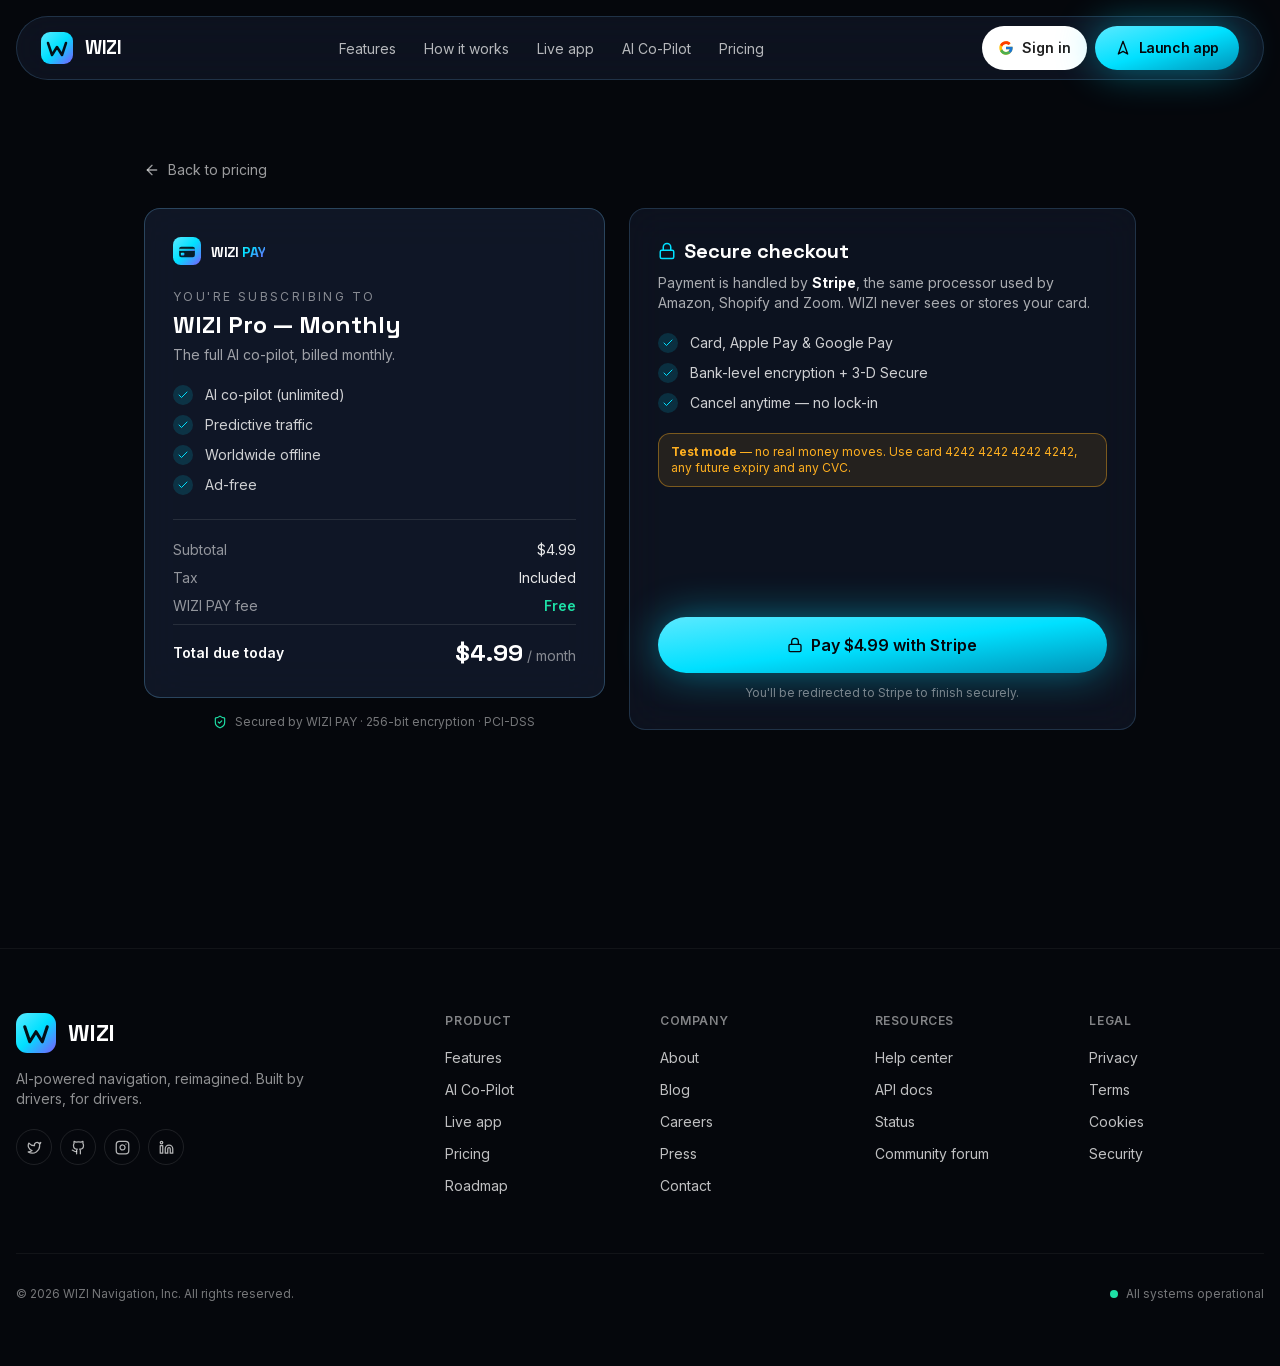
<file: pay.html>
<!DOCTYPE html><html lang="en" class="__variable_f367f3 __variable_dd5b2f"><head><meta charSet="utf-8"/><meta name="viewport" content="width=device-width, initial-scale=1"/><link rel="stylesheet" href="/_next/static/css/7e38e4eabe0959dd.css" data-precedence="next"/><link rel="preload" as="script" fetchPriority="low" href="/_next/static/chunks/webpack-c676c1a604a91e79.js"/><script src="/_next/static/chunks/4bd1b696-927b5d87d2664d33.js" async=""></script><script src="/_next/static/chunks/517-df9a72b69fcbbc8c.js" async=""></script><script src="/_next/static/chunks/main-app-26b8964e7d50d2df.js" async=""></script><script src="/_next/static/chunks/44530001-915a1aa4b3e7982d.js" async=""></script><script src="/_next/static/chunks/333-3654fc53c2bee3f0.js" async=""></script><script src="/_next/static/chunks/934-9af9d04e16449190.js" async=""></script><script src="/_next/static/chunks/app/layout-24491f09fa4e4443.js" async=""></script><script src="/_next/static/chunks/718-6aea133bd811ffbc.js" async=""></script><script src="/_next/static/chunks/app/pay/page-8ba526eeadf2cecf.js" async=""></script><title>WIZI PAY — Secure checkout</title><meta name="description" content="Complete your WIZI Pro subscription securely with WIZI PAY."/><meta property="og:title" content="WIZI — AI-powered navigation"/><meta property="og:description" content="Smarter routes. Live community reports. An AI co-pilot in your car. Built for the next generation of driving."/><meta property="og:url" content="https://wizi.app"/><meta property="og:site_name" content="WIZI"/><meta property="og:type" content="website"/><meta name="twitter:card" content="summary_large_image"/><meta name="twitter:title" content="WIZI — AI-powered navigation"/><meta name="twitter:description" content="AI co-pilot, live community reports, real maps. Drive smarter."/><script src="/_next/static/chunks/polyfills-42372ed130431b0a.js" noModule=""></script></head><body class="font-sans bg-bg-900 text-white antialiased"><div class="pointer-events-none fixed inset-0 -z-10 overflow-hidden"><div class="absolute inset-0 bg-bg-900"></div><div class="absolute -top-1/3 left-1/2 h-[900px] w-[1400px] -translate-x-1/2 rounded-full opacity-50 blur-3xl" style="background:radial-gradient(circle at 30% 30%, #00E0FF55 0%, transparent 50%), radial-gradient(circle at 70% 70%, #7A5BFF55 0%, transparent 55%)"></div><div class="absolute inset-0 hero-grid opacity-60"></div><div class="absolute top-[20%] left-[10%] h-72 w-72 rounded-full bg-neon/20 blur-3xl animate-float"></div><div class="absolute top-[60%] right-[12%] h-80 w-80 rounded-full bg-violet/20 blur-3xl animate-float [animation-delay:1.5s]"></div><div class="absolute bottom-[5%] left-[40%] h-60 w-60 rounded-full bg-magenta/15 blur-3xl animate-float [animation-delay:3s]"></div><div class="absolute inset-x-0 bottom-0 h-48 bg-gradient-to-t from-bg-900 to-transparent"></div></div><header class="fixed top-0 inset-x-0 z-50 transition-all duration-300 py-4"><div class="mx-auto max-w-7xl px-4"><nav class="flex items-center justify-between rounded-full px-4 md:px-6 h-14 md:h-16 transition-all glass"><a class="flex items-center" href="/"><div class="flex items-center gap-3"><svg width="32" height="32" viewBox="0 0 64 64" xmlns="http://www.w3.org/2000/svg" aria-label="WIZI"><defs><linearGradient id="wizi-grad" x1="0" y1="0" x2="1" y2="1"><stop offset="0%" stop-color="#5BE9FF"></stop><stop offset="50%" stop-color="#00E0FF"></stop><stop offset="100%" stop-color="#7A5BFF"></stop></linearGradient></defs><rect width="64" height="64" rx="18" fill="url(#wizi-grad)"></rect><path d="M14 22 L22 46 L32 30 L42 46 L50 22" stroke="#031018" stroke-width="5" stroke-linecap="round" stroke-linejoin="round" fill="none"></path></svg><span class="font-display font-bold tracking-tight" style="font-size:19.2px">WIZI</span></div></a><ul class="hidden md:flex items-center gap-7"><li><a href="/#features" class="text-sm text-white/70 hover:text-white transition-colors">Features</a></li><li><a href="/#how" class="text-sm text-white/70 hover:text-white transition-colors">How it works</a></li><li><a href="/app" class="text-sm text-white/70 hover:text-white transition-colors">Live app</a></li><li><a href="/ai" class="text-sm text-white/70 hover:text-white transition-colors">AI Co-Pilot</a></li><li><a href="/#pricing" class="text-sm text-white/70 hover:text-white transition-colors">Pricing</a></li></ul><div class="hidden md:flex items-center gap-2"><a class="inline-flex items-center gap-2 h-11 px-4 rounded-full bg-white text-[#1f1f1f] font-semibold text-sm hover:bg-white/90 transition-colors" href="/login"><svg width="16" height="16" viewBox="0 0 48 48" aria-hidden="true"><path fill="#FFC107" d="M43.611 20.083H42V20H24v8h11.303c-1.649 4.657-6.08 8-11.303 8-6.627 0-12-5.373-12-12s5.373-12 12-12c3.059 0 5.842 1.154 7.961 3.039l5.657-5.657C34.046 6.053 29.268 4 24 4 12.955 4 4 12.955 4 24s8.955 20 20 20 20-8.955 20-20c0-1.341-.138-2.65-.389-3.917z"></path><path fill="#FF3D00" d="M6.306 14.691l6.571 4.819C14.655 15.108 18.961 12 24 12c3.059 0 5.842 1.154 7.961 3.039l5.657-5.657C34.046 6.053 29.268 4 24 4 16.318 4 9.656 8.337 6.306 14.691z"></path><path fill="#4CAF50" d="M24 44c5.166 0 9.86-1.977 13.409-5.192l-6.19-5.238C29.211 35.091 26.715 36 24 36c-5.202 0-9.619-3.317-11.283-7.946l-6.522 5.025C9.505 39.556 16.227 44 24 44z"></path><path fill="#1976D2" d="M43.611 20.083H42V20H24v8h11.303c-.792 2.237-2.231 4.166-4.087 5.571.001-.001.002-.001.003-.002l6.19 5.238C36.971 39.205 44 34 44 24c0-1.341-.138-2.65-.389-3.917z"></path></svg>Sign in</a><a class="inline-flex items-center justify-center gap-2 font-semibold tracking-tight transition-all active:scale-[0.97] focus:outline-none focus-visible:ring-2 focus-visible:ring-neon focus-visible:ring-offset-2 focus-visible:ring-offset-bg-900 bg-gradient-to-br from-neon-soft via-neon to-neon-deep text-bg-900 shadow-glow hover:shadow-[0_0_50px_rgba(0,224,255,0.6)] h-11 px-5 text-sm rounded-full" href="/app"><svg xmlns="http://www.w3.org/2000/svg" width="16" height="16" viewBox="0 0 24 24" fill="none" stroke="currentColor" stroke-width="2" stroke-linecap="round" stroke-linejoin="round" class="lucide lucide-navigation2"><polygon points="12 2 19 21 12 17 5 21 12 2"></polygon></svg><span>Launch app</span></a></div><button type="button" aria-label="Toggle menu" class="md:hidden inline-flex h-10 w-10 items-center justify-center rounded-full border border-white/10 text-white"><svg xmlns="http://www.w3.org/2000/svg" width="18" height="18" viewBox="0 0 24 24" fill="none" stroke="currentColor" stroke-width="2" stroke-linecap="round" stroke-linejoin="round" class="lucide lucide-menu"><line x1="4" x2="20" y1="12" y2="12"></line><line x1="4" x2="20" y1="6" y2="6"></line><line x1="4" x2="20" y1="18" y2="18"></line></svg></button></nav></div></header><main class="relative"><section class="pt-24 min-h-screen"><!--$!--><template data-dgst="BAILOUT_TO_CLIENT_SIDE_RENDERING"></template><div class="py-24 text-center text-white/50">Loading checkout…</div><!--/$--></section></main><footer class="relative border-t border-white/5 mt-12"><div class="mx-auto max-w-7xl px-4 py-16"><div class="grid grid-cols-2 md:grid-cols-6 gap-10"><div class="col-span-2"><div class="flex items-center gap-3"><svg width="40" height="40" viewBox="0 0 64 64" xmlns="http://www.w3.org/2000/svg" aria-label="WIZI"><defs><linearGradient id="wizi-grad" x1="0" y1="0" x2="1" y2="1"><stop offset="0%" stop-color="#5BE9FF"></stop><stop offset="50%" stop-color="#00E0FF"></stop><stop offset="100%" stop-color="#7A5BFF"></stop></linearGradient></defs><rect width="64" height="64" rx="18" fill="url(#wizi-grad)"></rect><path d="M14 22 L22 46 L32 30 L42 46 L50 22" stroke="#031018" stroke-width="5" stroke-linecap="round" stroke-linejoin="round" fill="none"></path></svg><span class="font-display font-bold tracking-tight" style="font-size:24px">WIZI</span></div><p class="mt-4 text-sm text-white/55 max-w-xs">AI-powered navigation, reimagined. Built by drivers, for drivers.</p><div class="mt-5 flex gap-2"><a aria-label="social link" class="grid h-9 w-9 place-items-center rounded-full border border-white/10 text-white/70 hover:text-neon hover:border-neon/40 transition-colors" href="#"><svg xmlns="http://www.w3.org/2000/svg" width="15" height="15" viewBox="0 0 24 24" fill="none" stroke="currentColor" stroke-width="2" stroke-linecap="round" stroke-linejoin="round" class="lucide lucide-twitter"><path d="M22 4s-.7 2.1-2 3.4c1.6 10-9.4 17.3-18 11.6 2.2.1 4.4-.6 6-2C3 15.5.5 9.6 3 5c2.2 2.6 5.6 4.1 9 4-.9-4.2 4-6.6 7-3.8 1.1 0 3-1.2 3-1.2z"></path></svg></a><a aria-label="social link" class="grid h-9 w-9 place-items-center rounded-full border border-white/10 text-white/70 hover:text-neon hover:border-neon/40 transition-colors" href="#"><svg xmlns="http://www.w3.org/2000/svg" width="15" height="15" viewBox="0 0 24 24" fill="none" stroke="currentColor" stroke-width="2" stroke-linecap="round" stroke-linejoin="round" class="lucide lucide-github"><path d="M15 22v-4a4.8 4.8 0 0 0-1-3.5c3 0 6-2 6-5.5.08-1.25-.27-2.48-1-3.5.28-1.15.28-2.35 0-3.5 0 0-1 0-3 1.5-2.64-.5-5.36-.5-8 0C6 2 5 2 5 2c-.3 1.15-.3 2.35 0 3.5A5.403 5.403 0 0 0 4 9c0 3.5 3 5.5 6 5.5-.39.49-.68 1.05-.85 1.65-.17.6-.22 1.23-.15 1.85v4"></path><path d="M9 18c-4.51 2-5-2-7-2"></path></svg></a><a aria-label="social link" class="grid h-9 w-9 place-items-center rounded-full border border-white/10 text-white/70 hover:text-neon hover:border-neon/40 transition-colors" href="#"><svg xmlns="http://www.w3.org/2000/svg" width="15" height="15" viewBox="0 0 24 24" fill="none" stroke="currentColor" stroke-width="2" stroke-linecap="round" stroke-linejoin="round" class="lucide lucide-instagram"><rect width="20" height="20" x="2" y="2" rx="5" ry="5"></rect><path d="M16 11.37A4 4 0 1 1 12.63 8 4 4 0 0 1 16 11.37z"></path><line x1="17.5" x2="17.51" y1="6.5" y2="6.5"></line></svg></a><a aria-label="social link" class="grid h-9 w-9 place-items-center rounded-full border border-white/10 text-white/70 hover:text-neon hover:border-neon/40 transition-colors" href="#"><svg xmlns="http://www.w3.org/2000/svg" width="15" height="15" viewBox="0 0 24 24" fill="none" stroke="currentColor" stroke-width="2" stroke-linecap="round" stroke-linejoin="round" class="lucide lucide-linkedin"><path d="M16 8a6 6 0 0 1 6 6v7h-4v-7a2 2 0 0 0-2-2 2 2 0 0 0-2 2v7h-4v-7a6 6 0 0 1 6-6z"></path><rect width="4" height="12" x="2" y="9"></rect><circle cx="4" cy="4" r="2"></circle></svg></a></div></div><div><h4 class="text-xs uppercase tracking-wider text-white/50 font-semibold">Product</h4><ul class="mt-4 space-y-2"><li><a class="text-sm text-white/75 hover:text-white transition-colors" href="/#features">Features</a></li><li><a class="text-sm text-white/75 hover:text-white transition-colors" href="/ai">AI Co-Pilot</a></li><li><a class="text-sm text-white/75 hover:text-white transition-colors" href="/app">Live app</a></li><li><a class="text-sm text-white/75 hover:text-white transition-colors" href="/#pricing">Pricing</a></li><li><a class="text-sm text-white/75 hover:text-white transition-colors" href="#">Roadmap</a></li></ul></div><div><h4 class="text-xs uppercase tracking-wider text-white/50 font-semibold">Company</h4><ul class="mt-4 space-y-2"><li><a class="text-sm text-white/75 hover:text-white transition-colors" href="#">About</a></li><li><a class="text-sm text-white/75 hover:text-white transition-colors" href="#">Blog</a></li><li><a class="text-sm text-white/75 hover:text-white transition-colors" href="#">Careers</a></li><li><a class="text-sm text-white/75 hover:text-white transition-colors" href="#">Press</a></li><li><a class="text-sm text-white/75 hover:text-white transition-colors" href="#">Contact</a></li></ul></div><div><h4 class="text-xs uppercase tracking-wider text-white/50 font-semibold">Resources</h4><ul class="mt-4 space-y-2"><li><a class="text-sm text-white/75 hover:text-white transition-colors" href="#">Help center</a></li><li><a class="text-sm text-white/75 hover:text-white transition-colors" href="#">API docs</a></li><li><a class="text-sm text-white/75 hover:text-white transition-colors" href="#">Status</a></li><li><a class="text-sm text-white/75 hover:text-white transition-colors" href="#">Community forum</a></li></ul></div><div><h4 class="text-xs uppercase tracking-wider text-white/50 font-semibold">Legal</h4><ul class="mt-4 space-y-2"><li><a class="text-sm text-white/75 hover:text-white transition-colors" href="#">Privacy</a></li><li><a class="text-sm text-white/75 hover:text-white transition-colors" href="#">Terms</a></li><li><a class="text-sm text-white/75 hover:text-white transition-colors" href="#">Cookies</a></li><li><a class="text-sm text-white/75 hover:text-white transition-colors" href="#">Security</a></li></ul></div></div><div class="mt-14 pt-8 border-t border-white/5 flex flex-col sm:flex-row items-center justify-between gap-4"><div class="text-xs text-white/45">© <!-- -->2026<!-- --> WIZI Navigation, Inc. All rights reserved.</div><div class="text-xs text-white/45 flex items-center gap-2"><span class="h-2 w-2 rounded-full bg-success animate-pulseGlow"></span>All systems operational</div></div></div></footer><script src="/_next/static/chunks/webpack-c676c1a604a91e79.js" async=""></script><script>(self.__next_f=self.__next_f||[]).push([0])</script><script>self.__next_f.push([1,"1:\"$Sreact.fragment\"\n2:I[5575,[\"730\",\"static/chunks/44530001-915a1aa4b3e7982d.js\",\"333\",\"static/chunks/333-3654fc53c2bee3f0.js\",\"934\",\"static/chunks/934-9af9d04e16449190.js\",\"177\",\"static/chunks/app/layout-24491f09fa4e4443.js\"],\"Navbar\"]\n3:I[5244,[],\"\"]\n4:I[3866,[],\"\"]\n5:I[3401,[\"730\",\"static/chunks/44530001-915a1aa4b3e7982d.js\",\"333\",\"static/chunks/333-3654fc53c2bee3f0.js\",\"934\",\"static/chunks/934-9af9d04e16449190.js\",\"177\",\"static/chunks/app/layout-24491f09fa4e4443.js\"],\"Footer\"]\n6:\"$Sreact.suspense\"\n7:I[1073,[\"730\",\"static/chunks/44530001-915a1aa4b3e7982d.js\",\"333\",\"static/chunks/333-3654fc53c2bee3f0.js\",\"934\",\"static/chunks/934-9af9d04e16449190.js\",\"718\",\"static/chunks/718-6aea133bd811ffbc.js\",\"687\",\"static/chunks/app/pay/page-8ba526eeadf2cecf.js\"],\"WiziPayCheckout\"]\n8:I[6213,[],\"OutletBoundary\"]\na:I[6213,[],\"MetadataBoundary\"]\nc:I[6213,[],\"ViewportBoundary\"]\ne:I[4835,[],\"\"]\n:HL[\"/_next/static/css/7e38e4eabe0959dd.css\",\"style\"]\n"])</script><script>self.__next_f.push([1,"0:{\"P\":null,\"b\":\"ylrGqaX2e7mYWDTWlGj30\",\"p\":\"\",\"c\":[\"\",\"pay\"],\"i\":false,\"f\":[[[\"\",{\"children\":[\"pay\",{\"children\":[\"__PAGE__\",{}]}]},\"$undefined\",\"$undefined\",true],[\"\",[\"$\",\"$1\",\"c\",{\"children\":[[[\"$\",\"link\",\"0\",{\"rel\":\"stylesheet\",\"href\":\"/_next/static/css/7e38e4eabe0959dd.css\",\"precedence\":\"next\",\"crossOrigin\":\"$undefined\",\"nonce\":\"$undefined\"}]],[\"$\",\"html\",null,{\"lang\":\"en\",\"className\":\"__variable_f367f3 __variable_dd5b2f\",\"children\":[\"$\",\"body\",null,{\"className\":\"font-sans bg-bg-900 text-white antialiased\",\"children\":[[\"$\",\"div\",null,{\"className\":\"pointer-events-none fixed inset-0 -z-10 overflow-hidden\",\"children\":[[\"$\",\"div\",null,{\"className\":\"absolute inset-0 bg-bg-900\"}],[\"$\",\"div\",null,{\"className\":\"absolute -top-1/3 left-1/2 h-[900px] w-[1400px] -translate-x-1/2 rounded-full opacity-50 blur-3xl\",\"style\":{\"background\":\"radial-gradient(circle at 30% 30%, #00E0FF55 0%, transparent 50%), radial-gradient(circle at 70% 70%, #7A5BFF55 0%, transparent 55%)\"}}],[\"$\",\"div\",null,{\"className\":\"absolute inset-0 hero-grid opacity-60\"}],[\"$\",\"div\",null,{\"className\":\"absolute top-[20%] left-[10%] h-72 w-72 rounded-full bg-neon/20 blur-3xl animate-float\"}],[\"$\",\"div\",null,{\"className\":\"absolute top-[60%] right-[12%] h-80 w-80 rounded-full bg-violet/20 blur-3xl animate-float [animation-delay:1.5s]\"}],[\"$\",\"div\",null,{\"className\":\"absolute bottom-[5%] left-[40%] h-60 w-60 rounded-full bg-magenta/15 blur-3xl animate-float [animation-delay:3s]\"}],[\"$\",\"div\",null,{\"className\":\"absolute inset-x-0 bottom-0 h-48 bg-gradient-to-t from-bg-900 to-transparent\"}]]}],[\"$\",\"$L2\",null,{}],[\"$\",\"main\",null,{\"className\":\"relative\",\"children\":[\"$\",\"$L3\",null,{\"parallelRouterKey\":\"children\",\"segmentPath\":[\"children\"],\"error\":\"$undefined\",\"errorStyles\":\"$undefined\",\"errorScripts\":\"$undefined\",\"template\":[\"$\",\"$L4\",null,{}],\"templateStyles\":\"$undefined\",\"templateScripts\":\"$undefined\",\"notFound\":[[],[[\"$\",\"title\",null,{\"children\":\"404: This page could not be found.\"}],[\"$\",\"div\",null,{\"style\":{\"fontFamily\":\"system-ui,\\\"Segoe UI\\\",Roboto,Helvetica,Arial,sans-serif,\\\"Apple Color Emoji\\\",\\\"Segoe UI Emoji\\\"\",\"height\":\"100vh\",\"textAlign\":\"center\",\"display\":\"flex\",\"flexDirection\":\"column\",\"alignItems\":\"center\",\"justifyContent\":\"center\"},\"children\":[\"$\",\"div\",null,{\"children\":[[\"$\",\"style\",null,{\"dangerouslySetInnerHTML\":{\"__html\":\"body{color:#000;background:#fff;margin:0}.next-error-h1{border-right:1px solid rgba(0,0,0,.3)}@media (prefers-color-scheme:dark){body{color:#fff;background:#000}.next-error-h1{border-right:1px solid rgba(255,255,255,.3)}}\"}}],[\"$\",\"h1\",null,{\"className\":\"next-error-h1\",\"style\":{\"display\":\"inline-block\",\"margin\":\"0 20px 0 0\",\"padding\":\"0 23px 0 0\",\"fontSize\":24,\"fontWeight\":500,\"verticalAlign\":\"top\",\"lineHeight\":\"49px\"},\"children\":404}],[\"$\",\"div\",null,{\"style\":{\"display\":\"inline-block\"},\"children\":[\"$\",\"h2\",null,{\"style\":{\"fontSize\":14,\"fontWeight\":400,\"lineHeight\":\"49px\",\"margin\":0},\"children\":\"This page could not be found.\"}]}]]}]}]]],\"forbidden\":\"$undefined\",\"unauthorized\":\"$undefined\"}]}],[\"$\",\"$L5\",null,{}]]}]}]]}],{\"children\":[\"pay\",[\"$\",\"$1\",\"c\",{\"children\":[null,[\"$\",\"$L3\",null,{\"parallelRouterKey\":\"children\",\"segmentPath\":[\"children\",\"pay\",\"children\"],\"error\":\"$undefined\",\"errorStyles\":\"$undefined\",\"errorScripts\":\"$undefined\",\"template\":[\"$\",\"$L4\",null,{}],\"templateStyles\":\"$undefined\",\"templateScripts\":\"$undefined\",\"notFound\":\"$undefined\",\"forbidden\":\"$undefined\",\"unauthorized\":\"$undefined\"}]]}],{\"children\":[\"__PAGE__\",[\"$\",\"$1\",\"c\",{\"children\":[[\"$\",\"section\",null,{\"className\":\"pt-24 min-h-screen\",\"children\":[\"$\",\"$6\",null,{\"fallback\":[\"$\",\"div\",null,{\"className\":\"py-24 text-center text-white/50\",\"children\":\"Loading checkout…\"}],\"children\":[\"$\",\"$L7\",null,{}]}]}],null,[\"$\",\"$L8\",null,{\"children\":\"$L9\"}]]}],{},null,false]},null,false]},null,false],[\"$\",\"$1\",\"h\",{\"children\":[null,[\"$\",\"$1\",\"kxcniA8dMS6Pm94s1wrL3\",{\"children\":[[\"$\",\"$La\",null,{\"children\":\"$Lb\"}],[\"$\",\"$Lc\",null,{\"children\":\"$Ld\"}],null]}]]}],false]],\"m\":\"$undefined\",\"G\":[\"$e\",\"$undefined\"],\"s\":false,\"S\":true}\n"])</script><script>self.__next_f.push([1,"d:[[\"$\",\"meta\",\"0\",{\"name\":\"viewport\",\"content\":\"width=device-width, initial-scale=1\"}]]\nb:[[\"$\",\"meta\",\"0\",{\"charSet\":\"utf-8\"}],[\"$\",\"title\",\"1\",{\"children\":\"WIZI PAY — Secure checkout\"}],[\"$\",\"meta\",\"2\",{\"name\":\"description\",\"content\":\"Complete your WIZI Pro subscription securely with WIZI PAY.\"}],[\"$\",\"meta\",\"3\",{\"property\":\"og:title\",\"content\":\"WIZI — AI-powered navigation\"}],[\"$\",\"meta\",\"4\",{\"property\":\"og:description\",\"content\":\"Smarter routes. Live community reports. An AI co-pilot in your car. Built for the next generation of driving.\"}],[\"$\",\"meta\",\"5\",{\"property\":\"og:url\",\"content\":\"https://wizi.app\"}],[\"$\",\"meta\",\"6\",{\"property\":\"og:site_name\",\"content\":\"WIZI\"}],[\"$\",\"meta\",\"7\",{\"property\":\"og:type\",\"content\":\"website\"}],[\"$\",\"meta\",\"8\",{\"name\":\"twitter:card\",\"content\":\"summary_large_image\"}],[\"$\",\"meta\",\"9\",{\"name\":\"twitter:title\",\"content\":\"WIZI — AI-powered navigation\"}],[\"$\",\"meta\",\"10\",{\"name\":\"twitter:description\",\"content\":\"AI co-pilot, live community reports, real maps. Drive smarter.\"}]]\n"])</script><script>self.__next_f.push([1,"9:null\n"])</script></body></html>
</file>
<file: _next/static/css/7e38e4eabe0959dd.css>
@font-face{font-family:Inter;font-style:normal;font-weight:100 900;font-display:swap;src:url(/_next/static/media/ba9851c3c22cd980-s.woff2) format("woff2");unicode-range:u+0460-052f,u+1c80-1c8a,u+20b4,u+2de0-2dff,u+a640-a69f,u+fe2e-fe2f}@font-face{font-family:Inter;font-style:normal;font-weight:100 900;font-display:swap;src:url(/_next/static/media/21350d82a1f187e9-s.woff2) format("woff2");unicode-range:u+0301,u+0400-045f,u+0490-0491,u+04b0-04b1,u+2116}@font-face{font-family:Inter;font-style:normal;font-weight:100 900;font-display:swap;src:url(/_next/static/media/c5fe6dc8356a8c31-s.woff2) format("woff2");unicode-range:u+1f??}@font-face{font-family:Inter;font-style:normal;font-weight:100 900;font-display:swap;src:url(/_next/static/media/19cfc7226ec3afaa-s.woff2) format("woff2");unicode-range:u+0370-0377,u+037a-037f,u+0384-038a,u+038c,u+038e-03a1,u+03a3-03ff}@font-face{font-family:Inter;font-style:normal;font-weight:100 900;font-display:swap;src:url(/_next/static/media/df0a9ae256c0569c-s.woff2) format("woff2");unicode-range:u+0102-0103,u+0110-0111,u+0128-0129,u+0168-0169,u+01a0-01a1,u+01af-01b0,u+0300-0301,u+0303-0304,u+0308-0309,u+0323,u+0329,u+1ea0-1ef9,u+20ab}@font-face{font-family:Inter;font-style:normal;font-weight:100 900;font-display:swap;src:url(/_next/static/media/8e9860b6e62d6359-s.woff2) format("woff2");unicode-range:u+0100-02ba,u+02bd-02c5,u+02c7-02cc,u+02ce-02d7,u+02dd-02ff,u+0304,u+0308,u+0329,u+1d00-1dbf,u+1e00-1e9f,u+1ef2-1eff,u+2020,u+20a0-20ab,u+20ad-20c0,u+2113,u+2c60-2c7f,u+a720-a7ff}@font-face{font-family:Inter;font-style:normal;font-weight:100 900;font-display:swap;src:url(/_next/static/media/e4af272ccee01ff0-s.p.woff2) format("woff2");unicode-range:u+00??,u+0131,u+0152-0153,u+02bb-02bc,u+02c6,u+02da,u+02dc,u+0304,u+0308,u+0329,u+2000-206f,u+20ac,u+2122,u+2191,u+2193,u+2212,u+2215,u+feff,u+fffd}@font-face{font-family:Inter Fallback;src:local("Arial");ascent-override:90.44%;descent-override:22.52%;line-gap-override:0.00%;size-adjust:107.12%}.__className_f367f3{font-family:Inter,Inter Fallback;font-style:normal}.__variable_f367f3{--font-inter:"Inter","Inter Fallback"}@font-face{font-family:Space Grotesk;font-style:normal;font-weight:300 700;font-display:swap;src:url(/_next/static/media/e1aab0933260df4d-s.woff2) format("woff2");unicode-range:u+0102-0103,u+0110-0111,u+0128-0129,u+0168-0169,u+01a0-01a1,u+01af-01b0,u+0300-0301,u+0303-0304,u+0308-0309,u+0323,u+0329,u+1ea0-1ef9,u+20ab}@font-face{font-family:Space Grotesk;font-style:normal;font-weight:300 700;font-display:swap;src:url(/_next/static/media/b7387a63dd068245-s.woff2) format("woff2");unicode-range:u+0100-02ba,u+02bd-02c5,u+02c7-02cc,u+02ce-02d7,u+02dd-02ff,u+0304,u+0308,u+0329,u+1d00-1dbf,u+1e00-1e9f,u+1ef2-1eff,u+2020,u+20a0-20ab,u+20ad-20c0,u+2113,u+2c60-2c7f,u+a720-a7ff}@font-face{font-family:Space Grotesk;font-style:normal;font-weight:300 700;font-display:swap;src:url(/_next/static/media/36966cca54120369-s.p.woff2) format("woff2");unicode-range:u+00??,u+0131,u+0152-0153,u+02bb-02bc,u+02c6,u+02da,u+02dc,u+0304,u+0308,u+0329,u+2000-206f,u+20ac,u+2122,u+2191,u+2193,u+2212,u+2215,u+feff,u+fffd}@font-face{font-family:Space Grotesk Fallback;src:local("Arial");ascent-override:89.71%;descent-override:26.62%;line-gap-override:0.00%;size-adjust:109.69%}.__className_dd5b2f{font-family:Space Grotesk,Space Grotesk Fallback;font-style:normal}.__variable_dd5b2f{--font-grotesk:"Space Grotesk","Space Grotesk Fallback"}*,:after,:before{--tw-border-spacing-x:0;--tw-border-spacing-y:0;--tw-translate-x:0;--tw-translate-y:0;--tw-rotate:0;--tw-skew-x:0;--tw-skew-y:0;--tw-scale-x:1;--tw-scale-y:1;--tw-pan-x: ;--tw-pan-y: ;--tw-pinch-zoom: ;--tw-scroll-snap-strictness:proximity;--tw-gradient-from-position: ;--tw-gradient-via-position: ;--tw-gradient-to-position: ;--tw-ordinal: ;--tw-slashed-zero: ;--tw-numeric-figure: ;--tw-numeric-spacing: ;--tw-numeric-fraction: ;--tw-ring-inset: ;--tw-ring-offset-width:0px;--tw-ring-offset-color:#fff;--tw-ring-color:rgba(59,130,246,.5);--tw-ring-offset-shadow:0 0 #0000;--tw-ring-shadow:0 0 #0000;--tw-shadow:0 0 #0000;--tw-shadow-colored:0 0 #0000;--tw-blur: ;--tw-brightness: ;--tw-contrast: ;--tw-grayscale: ;--tw-hue-rotate: ;--tw-invert: ;--tw-saturate: ;--tw-sepia: ;--tw-drop-shadow: ;--tw-backdrop-blur: ;--tw-backdrop-brightness: ;--tw-backdrop-contrast: ;--tw-backdrop-grayscale: ;--tw-backdrop-hue-rotate: ;--tw-backdrop-invert: ;--tw-backdrop-opacity: ;--tw-backdrop-saturate: ;--tw-backdrop-sepia: ;--tw-contain-size: ;--tw-contain-layout: ;--tw-contain-paint: ;--tw-contain-style: }::backdrop{--tw-border-spacing-x:0;--tw-border-spacing-y:0;--tw-translate-x:0;--tw-translate-y:0;--tw-rotate:0;--tw-skew-x:0;--tw-skew-y:0;--tw-scale-x:1;--tw-scale-y:1;--tw-pan-x: ;--tw-pan-y: ;--tw-pinch-zoom: ;--tw-scroll-snap-strictness:proximity;--tw-gradient-from-position: ;--tw-gradient-via-position: ;--tw-gradient-to-position: ;--tw-ordinal: ;--tw-slashed-zero: ;--tw-numeric-figure: ;--tw-numeric-spacing: ;--tw-numeric-fraction: ;--tw-ring-inset: ;--tw-ring-offset-width:0px;--tw-ring-offset-color:#fff;--tw-ring-color:rgba(59,130,246,.5);--tw-ring-offset-shadow:0 0 #0000;--tw-ring-shadow:0 0 #0000;--tw-shadow:0 0 #0000;--tw-shadow-colored:0 0 #0000;--tw-blur: ;--tw-brightness: ;--tw-contrast: ;--tw-grayscale: ;--tw-hue-rotate: ;--tw-invert: ;--tw-saturate: ;--tw-sepia: ;--tw-drop-shadow: ;--tw-backdrop-blur: ;--tw-backdrop-brightness: ;--tw-backdrop-contrast: ;--tw-backdrop-grayscale: ;--tw-backdrop-hue-rotate: ;--tw-backdrop-invert: ;--tw-backdrop-opacity: ;--tw-backdrop-saturate: ;--tw-backdrop-sepia: ;--tw-contain-size: ;--tw-contain-layout: ;--tw-contain-paint: ;--tw-contain-style: }/*
! tailwindcss v3.4.19 | MIT License | https://tailwindcss.com
*/*,:after,:before{box-sizing:border-box;border:0 solid #e5e7eb}:after,:before{--tw-content:""}:host,html{line-height:1.5;-webkit-text-size-adjust:100%;-moz-tab-size:4;-o-tab-size:4;tab-size:4;font-family:var(--font-inter),system-ui,sans-serif;font-feature-settings:normal;font-variation-settings:normal;-webkit-tap-highlight-color:transparent}body{margin:0;line-height:inherit}hr{height:0;color:inherit;border-top-width:1px}abbr:where([title]){-webkit-text-decoration:underline dotted;text-decoration:underline dotted}h1,h2,h3,h4,h5,h6{font-size:inherit;font-weight:inherit}a{color:inherit;text-decoration:inherit}b,strong{font-weight:bolder}code,kbd,pre,samp{font-family:ui-monospace,SFMono-Regular,Menlo,Monaco,Consolas,Liberation Mono,Courier New,monospace;font-feature-settings:normal;font-variation-settings:normal;font-size:1em}small{font-size:80%}sub,sup{font-size:75%;line-height:0;position:relative;vertical-align:baseline}sub{bottom:-.25em}sup{top:-.5em}table{text-indent:0;border-color:inherit;border-collapse:collapse}button,input,optgroup,select,textarea{font-family:inherit;font-feature-settings:inherit;font-variation-settings:inherit;font-size:100%;font-weight:inherit;line-height:inherit;letter-spacing:inherit;color:inherit;margin:0;padding:0}button,select{text-transform:none}button,input:where([type=button]),input:where([type=reset]),input:where([type=submit]){-webkit-appearance:button;background-color:transparent;background-image:none}:-moz-focusring{outline:auto}:-moz-ui-invalid{box-shadow:none}progress{vertical-align:baseline}::-webkit-inner-spin-button,::-webkit-outer-spin-button{height:auto}[type=search]{-webkit-appearance:textfield;outline-offset:-2px}::-webkit-search-decoration{-webkit-appearance:none}::-webkit-file-upload-button{-webkit-appearance:button;font:inherit}summary{display:list-item}blockquote,dd,dl,figure,h1,h2,h3,h4,h5,h6,hr,p,pre{margin:0}fieldset{margin:0}fieldset,legend{padding:0}menu,ol,ul{list-style:none;margin:0;padding:0}dialog{padding:0}textarea{resize:vertical}input::-moz-placeholder,textarea::-moz-placeholder{opacity:1;color:#9ca3af}input::placeholder,textarea::placeholder{opacity:1;color:#9ca3af}[role=button],button{cursor:pointer}:disabled{cursor:default}audio,canvas,embed,iframe,img,object,svg,video{display:block;vertical-align:middle}img,video{max-width:100%;height:auto}[hidden]:where(:not([hidden=until-found])){display:none}.container{width:100%}@media (min-width:640px){.container{max-width:640px}}@media (min-width:768px){.container{max-width:768px}}@media (min-width:1024px){.container{max-width:1024px}}@media (min-width:1280px){.container{max-width:1280px}}@media (min-width:1536px){.container{max-width:1536px}}.glass{background:rgba(20,28,46,.55);border:1px solid rgba(120,200,255,.18);backdrop-filter:blur(18px) saturate(140%);-webkit-backdrop-filter:blur(18px) saturate(140%)}.glass-strong{background:rgba(20,28,46,.78);border:1px solid rgba(120,200,255,.26);backdrop-filter:blur(22px) saturate(150%);-webkit-backdrop-filter:blur(22px) saturate(150%)}.text-gradient{background:linear-gradient(135deg,#5be9ff,#00e0ff 35%,#7a5bff);-webkit-background-clip:text;background-clip:text;color:transparent}.hero-grid{background-image:linear-gradient(rgba(0,224,255,.07) 1px,transparent 0),linear-gradient(90deg,rgba(0,224,255,.07) 1px,transparent 0);background-size:48px 48px;background-position:50%;mask-image:radial-gradient(ellipse 60% 50% at 50% 40%,#000 35%,transparent 75%);-webkit-mask-image:radial-gradient(ellipse 60% 50% at 50% 40%,#000 35%,transparent 75%)}.glow-ring{box-shadow:inset 0 0 0 1px rgba(120,200,255,.25),0 0 50px rgba(0,224,255,.35)}.pointer-events-none{pointer-events:none}.fixed{position:fixed}.absolute{position:absolute}.relative{position:relative}.inset-0{inset:0}.inset-x-0{left:0;right:0}.inset-x-3{left:.75rem;right:.75rem}.-left-4{left:-1rem}.-right-8{right:-2rem}.-top-1\/3{top:-33.333333%}.-top-3{top:-.75rem}.bottom-0{bottom:0}.bottom-24{bottom:6rem}.bottom-4{bottom:1rem}.bottom-44{bottom:11rem}.bottom-\[5\%\]{bottom:5%}.left-1\/2{left:50%}.left-3{left:.75rem}.left-4{left:1rem}.left-\[10\%\]{left:10%}.left-\[16\%\]{left:16%}.left-\[40\%\]{left:40%}.right-0{right:0}.right-3{right:.75rem}.right-4{right:1rem}.right-7{right:1.75rem}.right-\[12\%\]{right:12%}.right-\[16\%\]{right:16%}.top-0{top:0}.top-1\.5{top:.375rem}.top-1\/2{top:50%}.top-12{top:3rem}.top-20{top:5rem}.top-4{top:1rem}.top-44{top:11rem}.top-7{top:1.75rem}.top-\[20\%\]{top:20%}.top-\[60\%\]{top:60%}.-z-10{z-index:-10}.z-10{z-index:10}.z-20{z-index:20}.z-30{z-index:30}.z-40{z-index:40}.z-50{z-index:50}.col-span-2{grid-column:span 2/span 2}.-m-12{margin:-3rem}.-m-20{margin:-5rem}.-mx-1{margin-left:-.25rem;margin-right:-.25rem}.mx-3{margin-left:.75rem;margin-right:.75rem}.mx-auto{margin-left:auto;margin-right:auto}.my-1{margin-top:.25rem;margin-bottom:.25rem}.mb-1\.5{margin-bottom:.375rem}.mb-3{margin-bottom:.75rem}.mb-4{margin-bottom:1rem}.mb-5{margin-bottom:1.25rem}.mb-6{margin-bottom:1.5rem}.ml-1{margin-left:.25rem}.mr-auto{margin-right:auto}.mt-0\.5{margin-top:.125rem}.mt-1{margin-top:.25rem}.mt-10{margin-top:2.5rem}.mt-12{margin-top:3rem}.mt-14{margin-top:3.5rem}.mt-2{margin-top:.5rem}.mt-3{margin-top:.75rem}.mt-4{margin-top:1rem}.mt-5{margin-top:1.25rem}.mt-6{margin-top:1.5rem}.mt-7{margin-top:1.75rem}.mt-8{margin-top:2rem}.block{display:block}.flex{display:flex}.inline-flex{display:inline-flex}.grid{display:grid}.inline-grid{display:inline-grid}.hidden{display:none}.aspect-\[9\/19\]{aspect-ratio:9/19}.aspect-square{aspect-ratio:1/1}.h-1{height:.25rem}.h-10{height:2.5rem}.h-11{height:2.75rem}.h-12{height:3rem}.h-14{height:3.5rem}.h-16{height:4rem}.h-2{height:.5rem}.h-20{height:5rem}.h-48{height:12rem}.h-5{height:1.25rem}.h-56{height:14rem}.h-60{height:15rem}.h-7{height:1.75rem}.h-72{height:18rem}.h-8{height:2rem}.h-80{height:20rem}.h-9{height:2.25rem}.h-\[100svh\]{height:100svh}.h-\[900px\]{height:900px}.h-full{height:100%}.h-px{height:1px}.max-h-\[380px\]{max-height:380px}.max-h-\[85\%\]{max-height:85%}.min-h-\[100svh\]{min-height:100svh}.min-h-\[52px\]{min-height:52px}.min-h-screen{min-height:100vh}.w-10{width:2.5rem}.w-11{width:2.75rem}.w-12{width:3rem}.w-14{width:3.5rem}.w-16{width:4rem}.w-2{width:.5rem}.w-20{width:5rem}.w-24{width:6rem}.w-5{width:1.25rem}.w-56{width:14rem}.w-60{width:15rem}.w-7{width:1.75rem}.w-72{width:18rem}.w-8{width:2rem}.w-80{width:20rem}.w-9{width:2.25rem}.w-\[1400px\]{width:1400px}.w-\[280px\]{width:280px}.w-full{width:100%}.w-max{width:-moz-max-content;width:max-content}.w-px{width:1px}.min-w-0{min-width:0}.max-w-2xl{max-width:42rem}.max-w-3xl{max-width:48rem}.max-w-4xl{max-width:56rem}.max-w-5xl{max-width:64rem}.max-w-6xl{max-width:72rem}.max-w-7xl{max-width:80rem}.max-w-\[120px\]{max-width:120px}.max-w-\[560px\]{max-width:560px}.max-w-\[78\%\]{max-width:78%}.max-w-\[80\%\]{max-width:80%}.max-w-lg{max-width:32rem}.max-w-md{max-width:28rem}.max-w-xl{max-width:36rem}.max-w-xs{max-width:20rem}.flex-1{flex:1 1 0%}.shrink-0{flex-shrink:0}.-translate-x-1\/2{--tw-translate-x:-50%}.-translate-x-1\/2,.-translate-y-1\/2{transform:translate(var(--tw-translate-x),var(--tw-translate-y)) rotate(var(--tw-rotate)) skewX(var(--tw-skew-x)) skewY(var(--tw-skew-y)) scaleX(var(--tw-scale-x)) scaleY(var(--tw-scale-y))}.-translate-y-1\/2{--tw-translate-y:-50%}.rotate-180{--tw-rotate:180deg}.rotate-180,.transform{transform:translate(var(--tw-translate-x),var(--tw-translate-y)) rotate(var(--tw-rotate)) skewX(var(--tw-skew-x)) skewY(var(--tw-skew-y)) scaleX(var(--tw-scale-x)) scaleY(var(--tw-scale-y))}@keyframes float{0%,to{transform:translateY(0)}50%{transform:translateY(-8px)}}.animate-float{animation:float 5s ease-in-out infinite}@keyframes marquee{0%{transform:translateX(0)}to{transform:translateX(-50%)}}.animate-marquee{animation:marquee 30s linear infinite}@keyframes pulse{50%{opacity:.5}}.animate-pulse{animation:pulse 2s cubic-bezier(.4,0,.6,1) infinite}@keyframes pulseGlow{0%,to{opacity:.6}50%{opacity:1}}.animate-pulseGlow{animation:pulseGlow 2.4s ease-in-out infinite}@keyframes spin{to{transform:rotate(1turn)}}.animate-spin{animation:spin 1s linear infinite}.grid-cols-1{grid-template-columns:repeat(1,minmax(0,1fr))}.grid-cols-2{grid-template-columns:repeat(2,minmax(0,1fr))}.grid-cols-3{grid-template-columns:repeat(3,minmax(0,1fr))}.grid-cols-4{grid-template-columns:repeat(4,minmax(0,1fr))}.grid-rows-\[0fr\]{grid-template-rows:0fr}.grid-rows-\[1fr\]{grid-template-rows:1fr}.flex-col{flex-direction:column}.flex-wrap{flex-wrap:wrap}.place-items-center{place-items:center}.items-start{align-items:flex-start}.items-end{align-items:flex-end}.items-center{align-items:center}.items-baseline{align-items:baseline}.justify-start{justify-content:flex-start}.justify-end{justify-content:flex-end}.justify-center{justify-content:center}.justify-between{justify-content:space-between}.gap-1{gap:.25rem}.gap-1\.5{gap:.375rem}.gap-10{gap:2.5rem}.gap-12{gap:3rem}.gap-2{gap:.5rem}.gap-2\.5{gap:.625rem}.gap-3{gap:.75rem}.gap-4{gap:1rem}.gap-6{gap:1.5rem}.gap-7{gap:1.75rem}.space-y-2>:not([hidden])~:not([hidden]){--tw-space-y-reverse:0;margin-top:calc(.5rem * calc(1 - var(--tw-space-y-reverse)));margin-bottom:calc(.5rem * var(--tw-space-y-reverse))}.space-y-2\.5>:not([hidden])~:not([hidden]){--tw-space-y-reverse:0;margin-top:calc(.625rem * calc(1 - var(--tw-space-y-reverse)));margin-bottom:calc(.625rem * var(--tw-space-y-reverse))}.space-y-3>:not([hidden])~:not([hidden]){--tw-space-y-reverse:0;margin-top:calc(.75rem * calc(1 - var(--tw-space-y-reverse)));margin-bottom:calc(.75rem * var(--tw-space-y-reverse))}.overflow-auto{overflow:auto}.overflow-hidden{overflow:hidden}.overflow-x-auto{overflow-x:auto}.overflow-y-auto{overflow-y:auto}.truncate{overflow:hidden;text-overflow:ellipsis}.truncate,.whitespace-nowrap{white-space:nowrap}.rounded-2xl{border-radius:1rem}.rounded-3xl{border-radius:1.5rem}.rounded-\[34px\]{border-radius:34px}.rounded-\[44px\]{border-radius:44px}.rounded-\[60px\]{border-radius:60px}.rounded-full{border-radius:9999px}.rounded-lg{border-radius:.5rem}.rounded-xl{border-radius:.75rem}.rounded-b-2xl{border-bottom-right-radius:1rem;border-bottom-left-radius:1rem}.rounded-t-3xl{border-top-left-radius:1.5rem;border-top-right-radius:1.5rem}.border{border-width:1px}.border-y{border-top-width:1px;border-bottom-width:1px}.border-t{border-top-width:1px}.border-amber\/40{border-color:rgba(255,176,32,.4)}.border-danger\/40{border-color:rgba(255,78,107,.4)}.border-danger\/60{border-color:rgba(255,78,107,.6)}.border-neon\/30{border-color:rgba(0,224,255,.3)}.border-neon\/40{border-color:rgba(0,224,255,.4)}.border-success\/40{border-color:rgba(30,224,166,.4)}.border-white\/10{border-color:hsla(0,0%,100%,.1)}.border-white\/15{border-color:hsla(0,0%,100%,.15)}.border-white\/20{border-color:hsla(0,0%,100%,.2)}.border-white\/5{border-color:hsla(0,0%,100%,.05)}.bg-amber\/10{background-color:rgba(255,176,32,.1)}.bg-bg-800{--tw-bg-opacity:1;background-color:rgb(10 15 26/var(--tw-bg-opacity,1))}.bg-bg-900{--tw-bg-opacity:1;background-color:rgb(5 7 12/var(--tw-bg-opacity,1))}.bg-black{--tw-bg-opacity:1;background-color:rgb(0 0 0/var(--tw-bg-opacity,1))}.bg-black\/30{background-color:rgba(0,0,0,.3)}.bg-black\/40{background-color:rgba(0,0,0,.4)}.bg-black\/60{background-color:rgba(0,0,0,.6)}.bg-danger{--tw-bg-opacity:1;background-color:rgb(255 78 107/var(--tw-bg-opacity,1))}.bg-danger\/10{background-color:rgba(255,78,107,.1)}.bg-magenta\/15{background-color:rgba(255,61,208,.15)}.bg-neon{--tw-bg-opacity:1;background-color:rgb(0 224 255/var(--tw-bg-opacity,1))}.bg-neon\/15{background-color:rgba(0,224,255,.15)}.bg-neon\/20{background-color:rgba(0,224,255,.2)}.bg-success{--tw-bg-opacity:1;background-color:rgb(30 224 166/var(--tw-bg-opacity,1))}.bg-success\/10{background-color:rgba(30,224,166,.1)}.bg-success\/15{background-color:rgba(30,224,166,.15)}.bg-transparent{background-color:transparent}.bg-violet\/20{background-color:rgba(122,91,255,.2)}.bg-white{--tw-bg-opacity:1;background-color:rgb(255 255 255/var(--tw-bg-opacity,1))}.bg-white\/10{background-color:hsla(0,0%,100%,.1)}.bg-white\/20{background-color:hsla(0,0%,100%,.2)}.bg-white\/5{background-color:hsla(0,0%,100%,.05)}.bg-gradient-to-b{background-image:linear-gradient(to bottom,var(--tw-gradient-stops))}.bg-gradient-to-br{background-image:linear-gradient(to bottom right,var(--tw-gradient-stops))}.bg-gradient-to-r{background-image:linear-gradient(to right,var(--tw-gradient-stops))}.bg-gradient-to-t{background-image:linear-gradient(to top,var(--tw-gradient-stops))}.from-bg-900{--tw-gradient-from:#05070c var(--tw-gradient-from-position);--tw-gradient-to:rgba(5,7,12,0) var(--tw-gradient-to-position);--tw-gradient-stops:var(--tw-gradient-from),var(--tw-gradient-to)}.from-bg-900\/40{--tw-gradient-from:rgba(5,7,12,.4) var(--tw-gradient-from-position);--tw-gradient-to:rgba(5,7,12,0) var(--tw-gradient-to-position);--tw-gradient-stops:var(--tw-gradient-from),var(--tw-gradient-to)}.from-neon-soft{--tw-gradient-from:#5be9ff var(--tw-gradient-from-position);--tw-gradient-to:rgba(91,233,255,0) var(--tw-gradient-to-position);--tw-gradient-stops:var(--tw-gradient-from),var(--tw-gradient-to)}.from-transparent{--tw-gradient-from:transparent var(--tw-gradient-from-position);--tw-gradient-to:transparent var(--tw-gradient-to-position);--tw-gradient-stops:var(--tw-gradient-from),var(--tw-gradient-to)}.from-white\/10{--tw-gradient-from:hsla(0,0%,100%,.1) var(--tw-gradient-from-position);--tw-gradient-to:hsla(0,0%,100%,0) var(--tw-gradient-to-position);--tw-gradient-stops:var(--tw-gradient-from),var(--tw-gradient-to)}.via-neon{--tw-gradient-to:rgba(0,224,255,0) var(--tw-gradient-to-position);--tw-gradient-stops:var(--tw-gradient-from),#00e0ff var(--tw-gradient-via-position),var(--tw-gradient-to)}.via-neon\/40{--tw-gradient-to:rgba(0,224,255,0) var(--tw-gradient-to-position);--tw-gradient-stops:var(--tw-gradient-from),rgba(0,224,255,.4) var(--tw-gradient-via-position),var(--tw-gradient-to)}.via-transparent{--tw-gradient-to:transparent var(--tw-gradient-to-position);--tw-gradient-stops:var(--tw-gradient-from),transparent var(--tw-gradient-via-position),var(--tw-gradient-to)}.to-bg-900\/40{--tw-gradient-to:rgba(5,7,12,.4) var(--tw-gradient-to-position)}.to-neon{--tw-gradient-to:#00e0ff var(--tw-gradient-to-position)}.to-neon-deep{--tw-gradient-to:#0093b8 var(--tw-gradient-to-position)}.to-transparent{--tw-gradient-to:transparent var(--tw-gradient-to-position)}.to-violet{--tw-gradient-to:#7a5bff var(--tw-gradient-to-position)}.to-white\/\[0\.03\]{--tw-gradient-to:hsla(0,0%,100%,.03) var(--tw-gradient-to-position)}.object-cover{-o-object-fit:cover;object-fit:cover}.p-1{padding:.25rem}.p-2{padding:.5rem}.p-2\.5{padding:.625rem}.p-3{padding:.75rem}.p-4{padding:1rem}.p-5{padding:1.25rem}.p-6{padding:1.5rem}.p-7{padding:1.75rem}.p-8{padding:2rem}.px-1{padding-left:.25rem;padding-right:.25rem}.px-1\.5{padding-left:.375rem;padding-right:.375rem}.px-2{padding-left:.5rem;padding-right:.5rem}.px-2\.5{padding-left:.625rem;padding-right:.625rem}.px-3{padding-left:.75rem;padding-right:.75rem}.px-3\.5{padding-left:.875rem;padding-right:.875rem}.px-4{padding-left:1rem;padding-right:1rem}.px-5{padding-left:1.25rem;padding-right:1.25rem}.px-6{padding-left:1.5rem;padding-right:1.5rem}.px-7{padding-left:1.75rem;padding-right:1.75rem}.py-0\.5{padding-top:.125rem;padding-bottom:.125rem}.py-1{padding-top:.25rem;padding-bottom:.25rem}.py-1\.5{padding-top:.375rem;padding-bottom:.375rem}.py-10{padding-top:2.5rem;padding-bottom:2.5rem}.py-16{padding-top:4rem;padding-bottom:4rem}.py-2{padding-top:.5rem;padding-bottom:.5rem}.py-2\.5{padding-top:.625rem;padding-bottom:.625rem}.py-24{padding-top:6rem;padding-bottom:6rem}.py-3{padding-top:.75rem;padding-bottom:.75rem}.py-4{padding-top:1rem;padding-bottom:1rem}.py-5{padding-top:1.25rem;padding-bottom:1.25rem}.py-6{padding-top:1.5rem;padding-bottom:1.5rem}.pb-1{padding-bottom:.25rem}.pb-2{padding-bottom:.5rem}.pb-24{padding-bottom:6rem}.pb-5{padding-bottom:1.25rem}.pb-8{padding-bottom:2rem}.pl-1\.5{padding-left:.375rem}.pr-3{padding-right:.75rem}.pt-1{padding-top:.25rem}.pt-2{padding-top:.5rem}.pt-20{padding-top:5rem}.pt-24{padding-top:6rem}.pt-28{padding-top:7rem}.pt-3{padding-top:.75rem}.pt-4{padding-top:1rem}.pt-5{padding-top:1.25rem}.pt-8{padding-top:2rem}.text-left{text-align:left}.text-center{text-align:center}.text-right{text-align:right}.font-display{font-family:var(--font-grotesk),system-ui,sans-serif}.font-mono{font-family:ui-monospace,SFMono-Regular,Menlo,Monaco,Consolas,Liberation Mono,Courier New,monospace}.font-sans{font-family:var(--font-inter),system-ui,sans-serif}.text-2xl{font-size:1.5rem;line-height:2rem}.text-3xl{font-size:1.875rem;line-height:2.25rem}.text-4xl{font-size:2.25rem;line-height:2.5rem}.text-5xl{font-size:3rem;line-height:1}.text-\[10px\]{font-size:10px}.text-\[11px\]{font-size:11px}.text-\[9px\]{font-size:9px}.text-base{font-size:1rem;line-height:1.5rem}.text-lg{font-size:1.125rem;line-height:1.75rem}.text-sm{font-size:.875rem;line-height:1.25rem}.text-xl{font-size:1.25rem;line-height:1.75rem}.text-xs{font-size:.75rem;line-height:1rem}.font-bold{font-weight:700}.font-medium{font-weight:500}.font-normal{font-weight:400}.font-semibold{font-weight:600}.uppercase{text-transform:uppercase}.leading-\[1\.02\]{line-height:1.02}.leading-none{line-height:1}.leading-relaxed{line-height:1.625}.leading-tight{line-height:1.25}.tracking-\[0\.2em\]{letter-spacing:.2em}.tracking-tight{letter-spacing:-.025em}.tracking-wide{letter-spacing:.025em}.tracking-wider{letter-spacing:.05em}.text-\[\#1f1f1f\]{--tw-text-opacity:1;color:rgb(31 31 31/var(--tw-text-opacity,1))}.text-amber{--tw-text-opacity:1;color:rgb(255 176 32/var(--tw-text-opacity,1))}.text-bg-900{--tw-text-opacity:1;color:rgb(5 7 12/var(--tw-text-opacity,1))}.text-bg-900\/80{color:rgba(5,7,12,.8)}.text-danger{--tw-text-opacity:1;color:rgb(255 78 107/var(--tw-text-opacity,1))}.text-neon{--tw-text-opacity:1;color:rgb(0 224 255/var(--tw-text-opacity,1))}.text-success{--tw-text-opacity:1;color:rgb(30 224 166/var(--tw-text-opacity,1))}.text-white{--tw-text-opacity:1;color:rgb(255 255 255/var(--tw-text-opacity,1))}.text-white\/30{color:hsla(0,0%,100%,.3)}.text-white\/40{color:hsla(0,0%,100%,.4)}.text-white\/45{color:hsla(0,0%,100%,.45)}.text-white\/50{color:hsla(0,0%,100%,.5)}.text-white\/55{color:hsla(0,0%,100%,.55)}.text-white\/60{color:hsla(0,0%,100%,.6)}.text-white\/65{color:hsla(0,0%,100%,.65)}.text-white\/70{color:hsla(0,0%,100%,.7)}.text-white\/75{color:hsla(0,0%,100%,.75)}.text-white\/80{color:hsla(0,0%,100%,.8)}.text-white\/85{color:hsla(0,0%,100%,.85)}.text-white\/90{color:hsla(0,0%,100%,.9)}.text-white\/\[0\.06\]{color:hsla(0,0%,100%,.06)}.underline{text-decoration-line:underline}.antialiased{-webkit-font-smoothing:antialiased;-moz-osx-font-smoothing:grayscale}.opacity-40{opacity:.4}.opacity-50{opacity:.5}.opacity-60{opacity:.6}.shadow-\[0_0_40px_rgba\(30\2c 224\2c 166\2c 0\.4\)\]{--tw-shadow:0 0 40px rgba(30,224,166,.4);--tw-shadow-colored:0 0 40px var(--tw-shadow-color)}.shadow-\[0_0_40px_rgba\(30\2c 224\2c 166\2c 0\.4\)\],.shadow-card{box-shadow:var(--tw-ring-offset-shadow,0 0 #0000),var(--tw-ring-shadow,0 0 #0000),var(--tw-shadow)}.shadow-card{--tw-shadow:0 18px 50px rgba(0,0,0,.45);--tw-shadow-colored:0 18px 50px var(--tw-shadow-color)}.shadow-glow{--tw-shadow:0 0 40px rgba(0,224,255,.45);--tw-shadow-colored:0 0 40px var(--tw-shadow-color)}.shadow-glow,.shadow-glowSoft{box-shadow:var(--tw-ring-offset-shadow,0 0 #0000),var(--tw-ring-shadow,0 0 #0000),var(--tw-shadow)}.shadow-glowSoft{--tw-shadow:0 0 24px rgba(0,224,255,.25);--tw-shadow-colored:0 0 24px var(--tw-shadow-color)}.outline{outline-style:solid}.ring-1{--tw-ring-offset-shadow:var(--tw-ring-inset) 0 0 0 var(--tw-ring-offset-width) var(--tw-ring-offset-color);--tw-ring-shadow:var(--tw-ring-inset) 0 0 0 calc(1px + var(--tw-ring-offset-width)) var(--tw-ring-color);box-shadow:var(--tw-ring-offset-shadow),var(--tw-ring-shadow),var(--tw-shadow,0 0 #0000)}.ring-neon\/40{--tw-ring-color:rgba(0,224,255,.4)}.blur-3xl{--tw-blur:blur(64px);filter:var(--tw-blur) var(--tw-brightness) var(--tw-contrast) var(--tw-grayscale) var(--tw-hue-rotate) var(--tw-invert) var(--tw-saturate) var(--tw-sepia) var(--tw-drop-shadow)}.transition{transition-property:color,background-color,border-color,text-decoration-color,fill,stroke,opacity,box-shadow,transform,filter,backdrop-filter;transition-timing-function:cubic-bezier(.4,0,.2,1);transition-duration:.15s}.transition-\[grid-template-rows\]{transition-property:grid-template-rows;transition-timing-function:cubic-bezier(.4,0,.2,1);transition-duration:.15s}.transition-all{transition-property:all;transition-timing-function:cubic-bezier(.4,0,.2,1);transition-duration:.15s}.transition-colors{transition-property:color,background-color,border-color,text-decoration-color,fill,stroke;transition-timing-function:cubic-bezier(.4,0,.2,1);transition-duration:.15s}.transition-transform{transition-property:transform;transition-timing-function:cubic-bezier(.4,0,.2,1);transition-duration:.15s}.duration-300{transition-duration:.3s}.\[animation-delay\:1\.5s\]{animation-delay:1.5s}.\[animation-delay\:3s\]{animation-delay:3s}:root{color-scheme:dark}body,html{background:#05070c;color:#f4f6ff;-webkit-font-smoothing:antialiased;text-rendering:optimizeLegibility}*{box-sizing:border-box}::-moz-selection{background:rgba(0,224,255,.35);color:#fff}::selection{background:rgba(0,224,255,.35);color:#fff}@media (prefers-reduced-motion:reduce){*,:after,:before{animation-duration:.01ms!important;animation-iteration-count:1!important;transition-duration:.01ms!important}}::-webkit-scrollbar{width:10px;height:10px}::-webkit-scrollbar-track{background:#05070c}::-webkit-scrollbar-thumb{background:linear-gradient(180deg,#00e0ff,#7a5bff);border-radius:999px;border:2px solid #05070c}.maplibregl-marker{will-change:transform}.maplibregl-ctrl-attrib{font-size:10px;opacity:.6}.placeholder\:text-white\/30::-moz-placeholder{color:hsla(0,0%,100%,.3)}.placeholder\:text-white\/30::placeholder{color:hsla(0,0%,100%,.3)}.placeholder\:text-white\/35::-moz-placeholder{color:hsla(0,0%,100%,.35)}.placeholder\:text-white\/35::placeholder{color:hsla(0,0%,100%,.35)}.focus-within\:ring-2:focus-within{--tw-ring-offset-shadow:var(--tw-ring-inset) 0 0 0 var(--tw-ring-offset-width) var(--tw-ring-offset-color);--tw-ring-shadow:var(--tw-ring-inset) 0 0 0 calc(2px + var(--tw-ring-offset-width)) var(--tw-ring-color);box-shadow:var(--tw-ring-offset-shadow),var(--tw-ring-shadow),var(--tw-shadow,0 0 #0000)}.focus-within\:ring-neon\/60:focus-within{--tw-ring-color:rgba(0,224,255,.6)}.hover\:-translate-y-1:hover{--tw-translate-y:-0.25rem}.hover\:-translate-y-1:hover,.hover\:scale-105:hover{transform:translate(var(--tw-translate-x),var(--tw-translate-y)) rotate(var(--tw-rotate)) skewX(var(--tw-skew-x)) skewY(var(--tw-skew-y)) scaleX(var(--tw-scale-x)) scaleY(var(--tw-scale-y))}.hover\:scale-105:hover{--tw-scale-x:1.05;--tw-scale-y:1.05}.hover\:border-neon\/40:hover{border-color:rgba(0,224,255,.4)}.hover\:border-neon\/80:hover{border-color:rgba(0,224,255,.8)}.hover\:border-white\/20:hover{border-color:hsla(0,0%,100%,.2)}.hover\:border-white\/25:hover{border-color:hsla(0,0%,100%,.25)}.hover\:border-white\/30:hover{border-color:hsla(0,0%,100%,.3)}.hover\:border-white\/40:hover{border-color:hsla(0,0%,100%,.4)}.hover\:bg-black\/60:hover{background-color:rgba(0,0,0,.6)}.hover\:bg-neon\/10:hover{background-color:rgba(0,224,255,.1)}.hover\:bg-white\/10:hover{background-color:hsla(0,0%,100%,.1)}.hover\:bg-white\/5:hover{background-color:hsla(0,0%,100%,.05)}.hover\:bg-white\/90:hover{background-color:hsla(0,0%,100%,.9)}.hover\:text-neon:hover{--tw-text-opacity:1;color:rgb(0 224 255/var(--tw-text-opacity,1))}.hover\:text-white:hover{--tw-text-opacity:1;color:rgb(255 255 255/var(--tw-text-opacity,1))}.hover\:text-white\/80:hover{color:hsla(0,0%,100%,.8)}.hover\:shadow-\[0_0_50px_rgba\(0\2c 224\2c 255\2c 0\.6\)\]:hover{--tw-shadow:0 0 50px rgba(0,224,255,.6);--tw-shadow-colored:0 0 50px var(--tw-shadow-color);box-shadow:var(--tw-ring-offset-shadow,0 0 #0000),var(--tw-ring-shadow,0 0 #0000),var(--tw-shadow)}.focus\:outline-none:focus{outline:2px solid transparent;outline-offset:2px}.focus\:ring-2:focus{--tw-ring-offset-shadow:var(--tw-ring-inset) 0 0 0 var(--tw-ring-offset-width) var(--tw-ring-offset-color);--tw-ring-shadow:var(--tw-ring-inset) 0 0 0 calc(2px + var(--tw-ring-offset-width)) var(--tw-ring-color);box-shadow:var(--tw-ring-offset-shadow),var(--tw-ring-shadow),var(--tw-shadow,0 0 #0000)}.focus\:ring-neon\/60:focus{--tw-ring-color:rgba(0,224,255,.6)}.focus-visible\:ring-2:focus-visible{--tw-ring-offset-shadow:var(--tw-ring-inset) 0 0 0 var(--tw-ring-offset-width) var(--tw-ring-offset-color);--tw-ring-shadow:var(--tw-ring-inset) 0 0 0 calc(2px + var(--tw-ring-offset-width)) var(--tw-ring-color);box-shadow:var(--tw-ring-offset-shadow),var(--tw-ring-shadow),var(--tw-shadow,0 0 #0000)}.focus-visible\:ring-neon:focus-visible{--tw-ring-opacity:1;--tw-ring-color:rgb(0 224 255/var(--tw-ring-opacity,1))}.focus-visible\:ring-offset-2:focus-visible{--tw-ring-offset-width:2px}.focus-visible\:ring-offset-bg-900:focus-visible{--tw-ring-offset-color:#05070c}.active\:scale-95:active{--tw-scale-x:.95;--tw-scale-y:.95}.active\:scale-95:active,.active\:scale-\[0\.97\]:active{transform:translate(var(--tw-translate-x),var(--tw-translate-y)) rotate(var(--tw-rotate)) skewX(var(--tw-skew-x)) skewY(var(--tw-skew-y)) scaleX(var(--tw-scale-x)) scaleY(var(--tw-scale-y))}.active\:scale-\[0\.97\]:active{--tw-scale-x:0.97;--tw-scale-y:0.97}.active\:scale-\[0\.98\]:active{--tw-scale-x:0.98;--tw-scale-y:0.98;transform:translate(var(--tw-translate-x),var(--tw-translate-y)) rotate(var(--tw-rotate)) skewX(var(--tw-skew-x)) skewY(var(--tw-skew-y)) scaleX(var(--tw-scale-x)) scaleY(var(--tw-scale-y))}.disabled\:opacity-70:disabled{opacity:.7}.disabled\:active\:scale-100:active:disabled{--tw-scale-x:1;--tw-scale-y:1;transform:translate(var(--tw-translate-x),var(--tw-translate-y)) rotate(var(--tw-rotate)) skewX(var(--tw-skew-x)) skewY(var(--tw-skew-y)) scaleX(var(--tw-scale-x)) scaleY(var(--tw-scale-y))}@media (min-width:640px){.sm\:w-\[320px\]{width:320px}.sm\:grid-cols-2{grid-template-columns:repeat(2,minmax(0,1fr))}.sm\:grid-cols-4{grid-template-columns:repeat(4,minmax(0,1fr))}.sm\:flex-row{flex-direction:row}.sm\:text-6xl{font-size:3.75rem;line-height:1}}@media (min-width:768px){.md\:block{display:block}.md\:flex{display:flex}.md\:hidden{display:none}.md\:h-16{height:4rem}.md\:w-\[360px\]{width:360px}.md\:grid-cols-2{grid-template-columns:repeat(2,minmax(0,1fr))}.md\:grid-cols-3{grid-template-columns:repeat(3,minmax(0,1fr))}.md\:grid-cols-6{grid-template-columns:repeat(6,minmax(0,1fr))}.md\:gap-6{gap:1.5rem}.md\:p-10{padding:2.5rem}.md\:p-6{padding:1.5rem}.md\:p-7{padding:1.75rem}.md\:px-6{padding-left:1.5rem;padding-right:1.5rem}.md\:py-16{padding-top:4rem;padding-bottom:4rem}.md\:py-24{padding-top:6rem;padding-bottom:6rem}.md\:py-32{padding-top:8rem}.md\:pb-32,.md\:py-32{padding-bottom:8rem}.md\:pt-36{padding-top:9rem}.md\:text-3xl{font-size:1.875rem;line-height:2.25rem}.md\:text-5xl{font-size:3rem;line-height:1}.md\:text-6xl{font-size:3.75rem;line-height:1}.md\:text-7xl{font-size:4.5rem;line-height:1}.md\:text-xl{font-size:1.25rem;line-height:1.75rem}}@media (min-width:1024px){.lg\:grid-cols-3{grid-template-columns:repeat(3,minmax(0,1fr))}.lg\:grid-cols-\[1\.1fr_1fr\]{grid-template-columns:1.1fr 1fr}.lg\:grid-cols-\[1fr_1\.05fr\]{grid-template-columns:1fr 1.05fr}.lg\:grid-cols-\[1fr_1\.1fr\]{grid-template-columns:1fr 1.1fr}.lg\:gap-16{gap:4rem}}
</file>
<file: _next/static/css/718ee59ff2172a97.css>
.maplibregl-map{font:12px/20px Helvetica Neue,Arial,Helvetica,sans-serif;overflow:hidden;position:relative;-webkit-tap-highlight-color:rgb(0 0 0/0)}.maplibregl-canvas{left:0;position:absolute;top:0}.maplibregl-map:fullscreen{height:100%;width:100%}.maplibregl-ctrl-group button.maplibregl-ctrl-compass{touch-action:none}.maplibregl-canvas-container.maplibregl-interactive,.maplibregl-ctrl-group button.maplibregl-ctrl-compass{cursor:grab;-webkit-user-select:none;-moz-user-select:none;user-select:none}.maplibregl-canvas-container.maplibregl-interactive.maplibregl-track-pointer{cursor:pointer}.maplibregl-canvas-container.maplibregl-interactive:active,.maplibregl-ctrl-group button.maplibregl-ctrl-compass:active{cursor:grabbing}.maplibregl-canvas-container.maplibregl-touch-zoom-rotate,.maplibregl-canvas-container.maplibregl-touch-zoom-rotate .maplibregl-canvas{touch-action:pan-x pan-y}.maplibregl-canvas-container.maplibregl-touch-drag-pan,.maplibregl-canvas-container.maplibregl-touch-drag-pan .maplibregl-canvas{touch-action:pinch-zoom}.maplibregl-canvas-container.maplibregl-touch-zoom-rotate.maplibregl-touch-drag-pan,.maplibregl-canvas-container.maplibregl-touch-zoom-rotate.maplibregl-touch-drag-pan .maplibregl-canvas{touch-action:none}.maplibregl-canvas-container.maplibregl-touch-drag-pan.maplibregl-cooperative-gestures,.maplibregl-canvas-container.maplibregl-touch-drag-pan.maplibregl-cooperative-gestures .maplibregl-canvas{touch-action:pan-x pan-y}.maplibregl-ctrl-bottom-left,.maplibregl-ctrl-bottom-right,.maplibregl-ctrl-top-left,.maplibregl-ctrl-top-right{pointer-events:none;position:absolute;z-index:2}.maplibregl-ctrl-top-left{left:0;top:0}.maplibregl-ctrl-top-right{right:0;top:0}.maplibregl-ctrl-bottom-left{bottom:0;left:0}.maplibregl-ctrl-bottom-right{bottom:0;right:0}.maplibregl-ctrl{clear:both;pointer-events:auto;transform:translate(0)}.maplibregl-ctrl-top-left .maplibregl-ctrl{float:left;margin:10px 0 0 10px}.maplibregl-ctrl-top-right .maplibregl-ctrl{float:right;margin:10px 10px 0 0}.maplibregl-ctrl-bottom-left .maplibregl-ctrl{float:left;margin:0 0 10px 10px}.maplibregl-ctrl-bottom-right .maplibregl-ctrl{float:right;margin:0 10px 10px 0}.maplibregl-ctrl-group{background:#fff;border-radius:4px}.maplibregl-ctrl-group:not(:empty){box-shadow:0 0 0 2px rgba(0,0,0,.1)}@media (forced-colors:active){.maplibregl-ctrl-group:not(:empty){box-shadow:0 0 0 2px ButtonText}}.maplibregl-ctrl-group button{background-color:transparent;border:0;box-sizing:border-box;cursor:pointer;display:block;height:29px;outline:none;padding:0;width:29px}.maplibregl-ctrl-group button+button{border-top:1px solid #ddd}.maplibregl-ctrl button .maplibregl-ctrl-icon{background-position:50%;background-repeat:no-repeat;display:block;height:100%;width:100%}@media (forced-colors:active){.maplibregl-ctrl-icon{background-color:transparent}.maplibregl-ctrl-group button+button{border-top:1px solid ButtonText}}.maplibregl-ctrl button::-moz-focus-inner{border:0;padding:0}.maplibregl-ctrl-attrib-button:focus,.maplibregl-ctrl-group button:focus{box-shadow:0 0 2px 2px #0096ff}.maplibregl-ctrl button:disabled{cursor:not-allowed}.maplibregl-ctrl button:disabled .maplibregl-ctrl-icon{opacity:.25}.maplibregl-ctrl button:not(:disabled):hover{background-color:rgb(0 0 0/5%)}.maplibregl-ctrl-group button:focus:focus-visible{box-shadow:0 0 2px 2px #0096ff}.maplibregl-ctrl-group button:focus:not(:focus-visible){box-shadow:none}.maplibregl-ctrl-group button:focus:first-child{border-radius:4px 4px 0 0}.maplibregl-ctrl-group button:focus:last-child{border-radius:0 0 4px 4px}.maplibregl-ctrl-group button:focus:only-child{border-radius:inherit}.maplibregl-ctrl button.maplibregl-ctrl-zoom-out .maplibregl-ctrl-icon{background-image:url("data:image/svg+xml;charset=utf-8,%3Csvg xmlns='http://www.w3.org/2000/svg' width='29' height='29' fill='%23333' viewBox='0 0 29 29'%3E%3Cpath d='M10 13c-.75 0-1.5.75-1.5 1.5S9.25 16 10 16h9c.75 0 1.5-.75 1.5-1.5S19.75 13 19 13z'/%3E%3C/svg%3E")}.maplibregl-ctrl button.maplibregl-ctrl-zoom-in .maplibregl-ctrl-icon{background-image:url("data:image/svg+xml;charset=utf-8,%3Csvg xmlns='http://www.w3.org/2000/svg' width='29' height='29' fill='%23333' viewBox='0 0 29 29'%3E%3Cpath d='M14.5 8.5c-.75 0-1.5.75-1.5 1.5v3h-3c-.75 0-1.5.75-1.5 1.5S9.25 16 10 16h3v3c0 .75.75 1.5 1.5 1.5S16 19.75 16 19v-3h3c.75 0 1.5-.75 1.5-1.5S19.75 13 19 13h-3v-3c0-.75-.75-1.5-1.5-1.5'/%3E%3C/svg%3E")}@media (forced-colors:active){.maplibregl-ctrl button.maplibregl-ctrl-zoom-out .maplibregl-ctrl-icon{background-image:url("data:image/svg+xml;charset=utf-8,%3Csvg xmlns='http://www.w3.org/2000/svg' width='29' height='29' fill='%23fff' viewBox='0 0 29 29'%3E%3Cpath d='M10 13c-.75 0-1.5.75-1.5 1.5S9.25 16 10 16h9c.75 0 1.5-.75 1.5-1.5S19.75 13 19 13z'/%3E%3C/svg%3E")}.maplibregl-ctrl button.maplibregl-ctrl-zoom-in .maplibregl-ctrl-icon{background-image:url("data:image/svg+xml;charset=utf-8,%3Csvg xmlns='http://www.w3.org/2000/svg' width='29' height='29' fill='%23fff' viewBox='0 0 29 29'%3E%3Cpath d='M14.5 8.5c-.75 0-1.5.75-1.5 1.5v3h-3c-.75 0-1.5.75-1.5 1.5S9.25 16 10 16h3v3c0 .75.75 1.5 1.5 1.5S16 19.75 16 19v-3h3c.75 0 1.5-.75 1.5-1.5S19.75 13 19 13h-3v-3c0-.75-.75-1.5-1.5-1.5'/%3E%3C/svg%3E")}}@media (forced-colors:active) and (prefers-color-scheme:light){.maplibregl-ctrl button.maplibregl-ctrl-zoom-out .maplibregl-ctrl-icon{background-image:url("data:image/svg+xml;charset=utf-8,%3Csvg xmlns='http://www.w3.org/2000/svg' width='29' height='29' viewBox='0 0 29 29'%3E%3Cpath d='M10 13c-.75 0-1.5.75-1.5 1.5S9.25 16 10 16h9c.75 0 1.5-.75 1.5-1.5S19.75 13 19 13z'/%3E%3C/svg%3E")}.maplibregl-ctrl button.maplibregl-ctrl-zoom-in .maplibregl-ctrl-icon{background-image:url("data:image/svg+xml;charset=utf-8,%3Csvg xmlns='http://www.w3.org/2000/svg' width='29' height='29' viewBox='0 0 29 29'%3E%3Cpath d='M14.5 8.5c-.75 0-1.5.75-1.5 1.5v3h-3c-.75 0-1.5.75-1.5 1.5S9.25 16 10 16h3v3c0 .75.75 1.5 1.5 1.5S16 19.75 16 19v-3h3c.75 0 1.5-.75 1.5-1.5S19.75 13 19 13h-3v-3c0-.75-.75-1.5-1.5-1.5'/%3E%3C/svg%3E")}}.maplibregl-ctrl button.maplibregl-ctrl-fullscreen .maplibregl-ctrl-icon{background-image:url("data:image/svg+xml;charset=utf-8,%3Csvg xmlns='http://www.w3.org/2000/svg' width='29' height='29' fill='%23333' viewBox='0 0 29 29'%3E%3Cpath d='M24 16v5.5c0 1.75-.75 2.5-2.5 2.5H16v-1l3-1.5-4-5.5 1-1 5.5 4 1.5-3zM6 16l1.5 3 5.5-4 1 1-4 5.5 3 1.5v1H7.5C5.75 24 5 23.25 5 21.5V16zm7-11v1l-3 1.5 4 5.5-1 1-5.5-4L6 13H5V7.5C5 5.75 5.75 5 7.5 5zm11 2.5c0-1.75-.75-2.5-2.5-2.5H16v1l3 1.5-4 5.5 1 1 5.5-4 1.5 3h1z'/%3E%3C/svg%3E")}.maplibregl-ctrl button.maplibregl-ctrl-shrink .maplibregl-ctrl-icon{background-image:url("data:image/svg+xml;charset=utf-8,%3Csvg xmlns='http://www.w3.org/2000/svg' width='29' height='29' viewBox='0 0 29 29'%3E%3Cpath d='M18.5 16c-1.75 0-2.5.75-2.5 2.5V24h1l1.5-3 5.5 4 1-1-4-5.5 3-1.5v-1zM13 18.5c0-1.75-.75-2.5-2.5-2.5H5v1l3 1.5L4 24l1 1 5.5-4 1.5 3h1zm3-8c0 1.75.75 2.5 2.5 2.5H24v-1l-3-1.5L25 5l-1-1-5.5 4L17 5h-1zM10.5 13c1.75 0 2.5-.75 2.5-2.5V5h-1l-1.5 3L5 4 4 5l4 5.5L5 12v1z'/%3E%3C/svg%3E")}@media (forced-colors:active){.maplibregl-ctrl button.maplibregl-ctrl-fullscreen .maplibregl-ctrl-icon{background-image:url("data:image/svg+xml;charset=utf-8,%3Csvg xmlns='http://www.w3.org/2000/svg' width='29' height='29' fill='%23fff' viewBox='0 0 29 29'%3E%3Cpath d='M24 16v5.5c0 1.75-.75 2.5-2.5 2.5H16v-1l3-1.5-4-5.5 1-1 5.5 4 1.5-3zM6 16l1.5 3 5.5-4 1 1-4 5.5 3 1.5v1H7.5C5.75 24 5 23.25 5 21.5V16zm7-11v1l-3 1.5 4 5.5-1 1-5.5-4L6 13H5V7.5C5 5.75 5.75 5 7.5 5zm11 2.5c0-1.75-.75-2.5-2.5-2.5H16v1l3 1.5-4 5.5 1 1 5.5-4 1.5 3h1z'/%3E%3C/svg%3E")}.maplibregl-ctrl button.maplibregl-ctrl-shrink .maplibregl-ctrl-icon{background-image:url("data:image/svg+xml;charset=utf-8,%3Csvg xmlns='http://www.w3.org/2000/svg' width='29' height='29' fill='%23fff' viewBox='0 0 29 29'%3E%3Cpath d='M18.5 16c-1.75 0-2.5.75-2.5 2.5V24h1l1.5-3 5.5 4 1-1-4-5.5 3-1.5v-1zM13 18.5c0-1.75-.75-2.5-2.5-2.5H5v1l3 1.5L4 24l1 1 5.5-4 1.5 3h1zm3-8c0 1.75.75 2.5 2.5 2.5H24v-1l-3-1.5L25 5l-1-1-5.5 4L17 5h-1zM10.5 13c1.75 0 2.5-.75 2.5-2.5V5h-1l-1.5 3L5 4 4 5l4 5.5L5 12v1z'/%3E%3C/svg%3E")}}@media (forced-colors:active) and (prefers-color-scheme:light){.maplibregl-ctrl button.maplibregl-ctrl-fullscreen .maplibregl-ctrl-icon{background-image:url("data:image/svg+xml;charset=utf-8,%3Csvg xmlns='http://www.w3.org/2000/svg' width='29' height='29' viewBox='0 0 29 29'%3E%3Cpath d='M24 16v5.5c0 1.75-.75 2.5-2.5 2.5H16v-1l3-1.5-4-5.5 1-1 5.5 4 1.5-3zM6 16l1.5 3 5.5-4 1 1-4 5.5 3 1.5v1H7.5C5.75 24 5 23.25 5 21.5V16zm7-11v1l-3 1.5 4 5.5-1 1-5.5-4L6 13H5V7.5C5 5.75 5.75 5 7.5 5zm11 2.5c0-1.75-.75-2.5-2.5-2.5H16v1l3 1.5-4 5.5 1 1 5.5-4 1.5 3h1z'/%3E%3C/svg%3E")}.maplibregl-ctrl button.maplibregl-ctrl-shrink .maplibregl-ctrl-icon{background-image:url("data:image/svg+xml;charset=utf-8,%3Csvg xmlns='http://www.w3.org/2000/svg' width='29' height='29' viewBox='0 0 29 29'%3E%3Cpath d='M18.5 16c-1.75 0-2.5.75-2.5 2.5V24h1l1.5-3 5.5 4 1-1-4-5.5 3-1.5v-1zM13 18.5c0-1.75-.75-2.5-2.5-2.5H5v1l3 1.5L4 24l1 1 5.5-4 1.5 3h1zm3-8c0 1.75.75 2.5 2.5 2.5H24v-1l-3-1.5L25 5l-1-1-5.5 4L17 5h-1zM10.5 13c1.75 0 2.5-.75 2.5-2.5V5h-1l-1.5 3L5 4 4 5l4 5.5L5 12v1z'/%3E%3C/svg%3E")}}.maplibregl-ctrl button.maplibregl-ctrl-compass .maplibregl-ctrl-icon{background-image:url("data:image/svg+xml;charset=utf-8,%3Csvg xmlns='http://www.w3.org/2000/svg' width='29' height='29' fill='%23333' viewBox='0 0 29 29'%3E%3Cpath d='m10.5 14 4-8 4 8z'/%3E%3Cpath fill='%23ccc' d='m10.5 16 4 8 4-8z'/%3E%3C/svg%3E")}@media (forced-colors:active){.maplibregl-ctrl button.maplibregl-ctrl-compass .maplibregl-ctrl-icon{background-image:url("data:image/svg+xml;charset=utf-8,%3Csvg xmlns='http://www.w3.org/2000/svg' width='29' height='29' fill='%23fff' viewBox='0 0 29 29'%3E%3Cpath d='m10.5 14 4-8 4 8z'/%3E%3Cpath fill='%23ccc' d='m10.5 16 4 8 4-8z'/%3E%3C/svg%3E")}}@media (forced-colors:active) and (prefers-color-scheme:light){.maplibregl-ctrl button.maplibregl-ctrl-compass .maplibregl-ctrl-icon{background-image:url("data:image/svg+xml;charset=utf-8,%3Csvg xmlns='http://www.w3.org/2000/svg' width='29' height='29' viewBox='0 0 29 29'%3E%3Cpath d='m10.5 14 4-8 4 8z'/%3E%3Cpath fill='%23ccc' d='m10.5 16 4 8 4-8z'/%3E%3C/svg%3E")}}.maplibregl-ctrl button.maplibregl-ctrl-terrain .maplibregl-ctrl-icon{background-image:url("data:image/svg+xml;charset=utf-8,%3Csvg xmlns='http://www.w3.org/2000/svg' width='22' height='22' fill='%23333' viewBox='0 0 22 22'%3E%3Cpath d='m1.754 13.406 4.453-4.851 3.09 3.09 3.281 3.277.969-.969-3.309-3.312 3.844-4.121 6.148 6.886h1.082v-.855l-7.207-8.07-4.84 5.187L6.169 6.57l-5.48 5.965v.871ZM.688 16.844h20.625v1.375H.688Zm0 0'/%3E%3C/svg%3E")}.maplibregl-ctrl button.maplibregl-ctrl-terrain-enabled .maplibregl-ctrl-icon{background-image:url("data:image/svg+xml;charset=utf-8,%3Csvg xmlns='http://www.w3.org/2000/svg' width='22' height='22' fill='%2333b5e5' viewBox='0 0 22 22'%3E%3Cpath d='m1.754 13.406 4.453-4.851 3.09 3.09 3.281 3.277.969-.969-3.309-3.312 3.844-4.121 6.148 6.886h1.082v-.855l-7.207-8.07-4.84 5.187L6.169 6.57l-5.48 5.965v.871ZM.688 16.844h20.625v1.375H.688Zm0 0'/%3E%3C/svg%3E")}.maplibregl-ctrl button.maplibregl-ctrl-geolocate .maplibregl-ctrl-icon{background-image:url("data:image/svg+xml;charset=utf-8,%3Csvg xmlns='http://www.w3.org/2000/svg' width='29' height='29' fill='%23333' viewBox='0 0 20 20'%3E%3Cpath d='M10 4C9 4 9 5 9 5v.1A5 5 0 0 0 5.1 9H5s-1 0-1 1 1 1 1 1h.1A5 5 0 0 0 9 14.9v.1s0 1 1 1 1-1 1-1v-.1a5 5 0 0 0 3.9-3.9h.1s1 0 1-1-1-1-1-1h-.1A5 5 0 0 0 11 5.1V5s0-1-1-1m0 2.5a3.5 3.5 0 1 1 0 7 3.5 3.5 0 1 1 0-7'/%3E%3Ccircle cx='10' cy='10' r='2'/%3E%3C/svg%3E")}.maplibregl-ctrl button.maplibregl-ctrl-geolocate:disabled .maplibregl-ctrl-icon{background-image:url("data:image/svg+xml;charset=utf-8,%3Csvg xmlns='http://www.w3.org/2000/svg' width='29' height='29' fill='%23aaa' viewBox='0 0 20 20'%3E%3Cpath d='M10 4C9 4 9 5 9 5v.1A5 5 0 0 0 5.1 9H5s-1 0-1 1 1 1 1 1h.1A5 5 0 0 0 9 14.9v.1s0 1 1 1 1-1 1-1v-.1a5 5 0 0 0 3.9-3.9h.1s1 0 1-1-1-1-1-1h-.1A5 5 0 0 0 11 5.1V5s0-1-1-1m0 2.5a3.5 3.5 0 1 1 0 7 3.5 3.5 0 1 1 0-7'/%3E%3Ccircle cx='10' cy='10' r='2'/%3E%3Cpath fill='red' d='m14 5 1 1-9 9-1-1z'/%3E%3C/svg%3E")}.maplibregl-ctrl button.maplibregl-ctrl-geolocate.maplibregl-ctrl-geolocate-active .maplibregl-ctrl-icon{background-image:url("data:image/svg+xml;charset=utf-8,%3Csvg xmlns='http://www.w3.org/2000/svg' width='29' height='29' fill='%2333b5e5' viewBox='0 0 20 20'%3E%3Cpath d='M10 4C9 4 9 5 9 5v.1A5 5 0 0 0 5.1 9H5s-1 0-1 1 1 1 1 1h.1A5 5 0 0 0 9 14.9v.1s0 1 1 1 1-1 1-1v-.1a5 5 0 0 0 3.9-3.9h.1s1 0 1-1-1-1-1-1h-.1A5 5 0 0 0 11 5.1V5s0-1-1-1m0 2.5a3.5 3.5 0 1 1 0 7 3.5 3.5 0 1 1 0-7'/%3E%3Ccircle cx='10' cy='10' r='2'/%3E%3C/svg%3E")}.maplibregl-ctrl button.maplibregl-ctrl-geolocate.maplibregl-ctrl-geolocate-active-error .maplibregl-ctrl-icon{background-image:url("data:image/svg+xml;charset=utf-8,%3Csvg xmlns='http://www.w3.org/2000/svg' width='29' height='29' fill='%23e58978' viewBox='0 0 20 20'%3E%3Cpath d='M10 4C9 4 9 5 9 5v.1A5 5 0 0 0 5.1 9H5s-1 0-1 1 1 1 1 1h.1A5 5 0 0 0 9 14.9v.1s0 1 1 1 1-1 1-1v-.1a5 5 0 0 0 3.9-3.9h.1s1 0 1-1-1-1-1-1h-.1A5 5 0 0 0 11 5.1V5s0-1-1-1m0 2.5a3.5 3.5 0 1 1 0 7 3.5 3.5 0 1 1 0-7'/%3E%3Ccircle cx='10' cy='10' r='2'/%3E%3C/svg%3E")}.maplibregl-ctrl button.maplibregl-ctrl-geolocate.maplibregl-ctrl-geolocate-background .maplibregl-ctrl-icon{background-image:url("data:image/svg+xml;charset=utf-8,%3Csvg xmlns='http://www.w3.org/2000/svg' width='29' height='29' fill='%2333b5e5' viewBox='0 0 20 20'%3E%3Cpath d='M10 4C9 4 9 5 9 5v.1A5 5 0 0 0 5.1 9H5s-1 0-1 1 1 1 1 1h.1A5 5 0 0 0 9 14.9v.1s0 1 1 1 1-1 1-1v-.1a5 5 0 0 0 3.9-3.9h.1s1 0 1-1-1-1-1-1h-.1A5 5 0 0 0 11 5.1V5s0-1-1-1m0 2.5a3.5 3.5 0 1 1 0 7 3.5 3.5 0 1 1 0-7'/%3E%3C/svg%3E")}.maplibregl-ctrl button.maplibregl-ctrl-geolocate.maplibregl-ctrl-geolocate-background-error .maplibregl-ctrl-icon{background-image:url("data:image/svg+xml;charset=utf-8,%3Csvg xmlns='http://www.w3.org/2000/svg' width='29' height='29' fill='%23e54e33' viewBox='0 0 20 20'%3E%3Cpath d='M10 4C9 4 9 5 9 5v.1A5 5 0 0 0 5.1 9H5s-1 0-1 1 1 1 1 1h.1A5 5 0 0 0 9 14.9v.1s0 1 1 1 1-1 1-1v-.1a5 5 0 0 0 3.9-3.9h.1s1 0 1-1-1-1-1-1h-.1A5 5 0 0 0 11 5.1V5s0-1-1-1m0 2.5a3.5 3.5 0 1 1 0 7 3.5 3.5 0 1 1 0-7'/%3E%3C/svg%3E")}.maplibregl-ctrl button.maplibregl-ctrl-geolocate.maplibregl-ctrl-geolocate-waiting .maplibregl-ctrl-icon{animation:maplibregl-spin 2s linear infinite}@media (forced-colors:active){.maplibregl-ctrl button.maplibregl-ctrl-geolocate .maplibregl-ctrl-icon{background-image:url("data:image/svg+xml;charset=utf-8,%3Csvg xmlns='http://www.w3.org/2000/svg' width='29' height='29' fill='%23fff' viewBox='0 0 20 20'%3E%3Cpath d='M10 4C9 4 9 5 9 5v.1A5 5 0 0 0 5.1 9H5s-1 0-1 1 1 1 1 1h.1A5 5 0 0 0 9 14.9v.1s0 1 1 1 1-1 1-1v-.1a5 5 0 0 0 3.9-3.9h.1s1 0 1-1-1-1-1-1h-.1A5 5 0 0 0 11 5.1V5s0-1-1-1m0 2.5a3.5 3.5 0 1 1 0 7 3.5 3.5 0 1 1 0-7'/%3E%3Ccircle cx='10' cy='10' r='2'/%3E%3C/svg%3E")}.maplibregl-ctrl button.maplibregl-ctrl-geolocate:disabled .maplibregl-ctrl-icon{background-image:url("data:image/svg+xml;charset=utf-8,%3Csvg xmlns='http://www.w3.org/2000/svg' width='29' height='29' fill='%23999' viewBox='0 0 20 20'%3E%3Cpath d='M10 4C9 4 9 5 9 5v.1A5 5 0 0 0 5.1 9H5s-1 0-1 1 1 1 1 1h.1A5 5 0 0 0 9 14.9v.1s0 1 1 1 1-1 1-1v-.1a5 5 0 0 0 3.9-3.9h.1s1 0 1-1-1-1-1-1h-.1A5 5 0 0 0 11 5.1V5s0-1-1-1m0 2.5a3.5 3.5 0 1 1 0 7 3.5 3.5 0 1 1 0-7'/%3E%3Ccircle cx='10' cy='10' r='2'/%3E%3Cpath fill='red' d='m14 5 1 1-9 9-1-1z'/%3E%3C/svg%3E")}.maplibregl-ctrl button.maplibregl-ctrl-geolocate.maplibregl-ctrl-geolocate-active .maplibregl-ctrl-icon{background-image:url("data:image/svg+xml;charset=utf-8,%3Csvg xmlns='http://www.w3.org/2000/svg' width='29' height='29' fill='%2333b5e5' viewBox='0 0 20 20'%3E%3Cpath d='M10 4C9 4 9 5 9 5v.1A5 5 0 0 0 5.1 9H5s-1 0-1 1 1 1 1 1h.1A5 5 0 0 0 9 14.9v.1s0 1 1 1 1-1 1-1v-.1a5 5 0 0 0 3.9-3.9h.1s1 0 1-1-1-1-1-1h-.1A5 5 0 0 0 11 5.1V5s0-1-1-1m0 2.5a3.5 3.5 0 1 1 0 7 3.5 3.5 0 1 1 0-7'/%3E%3Ccircle cx='10' cy='10' r='2'/%3E%3C/svg%3E")}.maplibregl-ctrl button.maplibregl-ctrl-geolocate.maplibregl-ctrl-geolocate-active-error .maplibregl-ctrl-icon{background-image:url("data:image/svg+xml;charset=utf-8,%3Csvg xmlns='http://www.w3.org/2000/svg' width='29' height='29' fill='%23e58978' viewBox='0 0 20 20'%3E%3Cpath d='M10 4C9 4 9 5 9 5v.1A5 5 0 0 0 5.1 9H5s-1 0-1 1 1 1 1 1h.1A5 5 0 0 0 9 14.9v.1s0 1 1 1 1-1 1-1v-.1a5 5 0 0 0 3.9-3.9h.1s1 0 1-1-1-1-1-1h-.1A5 5 0 0 0 11 5.1V5s0-1-1-1m0 2.5a3.5 3.5 0 1 1 0 7 3.5 3.5 0 1 1 0-7'/%3E%3Ccircle cx='10' cy='10' r='2'/%3E%3C/svg%3E")}.maplibregl-ctrl button.maplibregl-ctrl-geolocate.maplibregl-ctrl-geolocate-background .maplibregl-ctrl-icon{background-image:url("data:image/svg+xml;charset=utf-8,%3Csvg xmlns='http://www.w3.org/2000/svg' width='29' height='29' fill='%2333b5e5' viewBox='0 0 20 20'%3E%3Cpath d='M10 4C9 4 9 5 9 5v.1A5 5 0 0 0 5.1 9H5s-1 0-1 1 1 1 1 1h.1A5 5 0 0 0 9 14.9v.1s0 1 1 1 1-1 1-1v-.1a5 5 0 0 0 3.9-3.9h.1s1 0 1-1-1-1-1-1h-.1A5 5 0 0 0 11 5.1V5s0-1-1-1m0 2.5a3.5 3.5 0 1 1 0 7 3.5 3.5 0 1 1 0-7'/%3E%3C/svg%3E")}.maplibregl-ctrl button.maplibregl-ctrl-geolocate.maplibregl-ctrl-geolocate-background-error .maplibregl-ctrl-icon{background-image:url("data:image/svg+xml;charset=utf-8,%3Csvg xmlns='http://www.w3.org/2000/svg' width='29' height='29' fill='%23e54e33' viewBox='0 0 20 20'%3E%3Cpath d='M10 4C9 4 9 5 9 5v.1A5 5 0 0 0 5.1 9H5s-1 0-1 1 1 1 1 1h.1A5 5 0 0 0 9 14.9v.1s0 1 1 1 1-1 1-1v-.1a5 5 0 0 0 3.9-3.9h.1s1 0 1-1-1-1-1-1h-.1A5 5 0 0 0 11 5.1V5s0-1-1-1m0 2.5a3.5 3.5 0 1 1 0 7 3.5 3.5 0 1 1 0-7'/%3E%3C/svg%3E")}}@media (forced-colors:active) and (prefers-color-scheme:light){.maplibregl-ctrl button.maplibregl-ctrl-geolocate .maplibregl-ctrl-icon{background-image:url("data:image/svg+xml;charset=utf-8,%3Csvg xmlns='http://www.w3.org/2000/svg' width='29' height='29' viewBox='0 0 20 20'%3E%3Cpath d='M10 4C9 4 9 5 9 5v.1A5 5 0 0 0 5.1 9H5s-1 0-1 1 1 1 1 1h.1A5 5 0 0 0 9 14.9v.1s0 1 1 1 1-1 1-1v-.1a5 5 0 0 0 3.9-3.9h.1s1 0 1-1-1-1-1-1h-.1A5 5 0 0 0 11 5.1V5s0-1-1-1m0 2.5a3.5 3.5 0 1 1 0 7 3.5 3.5 0 1 1 0-7'/%3E%3Ccircle cx='10' cy='10' r='2'/%3E%3C/svg%3E")}.maplibregl-ctrl button.maplibregl-ctrl-geolocate:disabled .maplibregl-ctrl-icon{background-image:url("data:image/svg+xml;charset=utf-8,%3Csvg xmlns='http://www.w3.org/2000/svg' width='29' height='29' fill='%23666' viewBox='0 0 20 20'%3E%3Cpath d='M10 4C9 4 9 5 9 5v.1A5 5 0 0 0 5.1 9H5s-1 0-1 1 1 1 1 1h.1A5 5 0 0 0 9 14.9v.1s0 1 1 1 1-1 1-1v-.1a5 5 0 0 0 3.9-3.9h.1s1 0 1-1-1-1-1-1h-.1A5 5 0 0 0 11 5.1V5s0-1-1-1m0 2.5a3.5 3.5 0 1 1 0 7 3.5 3.5 0 1 1 0-7'/%3E%3Ccircle cx='10' cy='10' r='2'/%3E%3Cpath fill='red' d='m14 5 1 1-9 9-1-1z'/%3E%3C/svg%3E")}}@keyframes maplibregl-spin{0%{transform:rotate(0deg)}to{transform:rotate(1turn)}}a.maplibregl-ctrl-logo{background-image:url("data:image/svg+xml;charset=utf-8,%3Csvg xmlns='http://www.w3.org/2000/svg' width='88' height='23' fill='none'%3E%3Cpath fill='%23000' fill-opacity='.4' fill-rule='evenodd' d='M17.408 16.796h-1.827l2.501-12.095h.198l3.324 6.533.988 2.19.988-2.19 3.258-6.533h.181l2.6 12.095h-1.81l-1.218-5.644-.362-1.71-.658 1.71-2.929 5.644h-.098l-2.914-5.644-.757-1.71-.345 1.71zm1.958-3.42-.726 3.663a1.255 1.255 0 0 1-1.232 1.011h-1.827a1.255 1.255 0 0 1-1.229-1.509l2.501-12.095a1.255 1.255 0 0 1 1.23-1.001h.197a1.25 1.25 0 0 1 1.12.685l3.19 6.273 3.125-6.263a1.25 1.25 0 0 1 1.123-.695h.181a1.255 1.255 0 0 1 1.227.991l1.443 6.71a5 5 0 0 1 .314-.787l.009-.016a4.6 4.6 0 0 1 1.777-1.887c.782-.46 1.668-.667 2.611-.667a4.6 4.6 0 0 1 1.7.32l.306.134c.21-.16.474-.256.759-.256h1.694a1.255 1.255 0 0 1 1.212.925 1.255 1.255 0 0 1 1.212-.925h1.711c.284 0 .545.094.755.252.613-.3 1.312-.45 2.075-.45 1.356 0 2.557.445 3.482 1.4q.47.48.763 1.064V4.701a1.255 1.255 0 0 1 1.255-1.255h1.86A1.255 1.255 0 0 1 54.44 4.7v9.194h2.217c.19 0 .37.043.532.118v-4.77c0-.356.147-.678.385-.906a2.42 2.42 0 0 1-.682-1.71c0-.665.267-1.253.735-1.7a2.45 2.45 0 0 1 1.722-.674 2.43 2.43 0 0 1 1.705.675q.318.302.504.683V4.7a1.255 1.255 0 0 1 1.255-1.255h1.744A1.255 1.255 0 0 1 65.812 4.7v3.335a4.8 4.8 0 0 1 1.526-.246c.938 0 1.817.214 2.59.69a4.47 4.47 0 0 1 1.67 1.743v-.98a1.255 1.255 0 0 1 1.256-1.256h1.777c.233 0 .451.064.639.174a3.4 3.4 0 0 1 1.567-.372c.346 0 .861.02 1.285.232a1.25 1.25 0 0 1 .689 1.004 4.7 4.7 0 0 1 .853-.588c.795-.44 1.675-.647 2.61-.647 1.385 0 2.65.39 3.525 1.396.836.938 1.168 2.173 1.168 3.528q-.001.515-.056 1.051a1.255 1.255 0 0 1-.947 1.09l.408.952a1.255 1.255 0 0 1-.477 1.552c-.418.268-.92.463-1.458.612-.613.171-1.304.244-2.049.244-1.06 0-2.043-.207-2.886-.698l-.015-.008c-.798-.48-1.419-1.135-1.818-1.963l-.004-.008a5.8 5.8 0 0 1-.548-2.512q0-.429.053-.843a1.3 1.3 0 0 1-.333-.086l-.166-.004c-.223 0-.426.062-.643.228-.03.024-.142.139-.142.59v3.883a1.255 1.255 0 0 1-1.256 1.256h-1.777a1.255 1.255 0 0 1-1.256-1.256V15.69l-.032.057a4.8 4.8 0 0 1-1.86 1.833 5.04 5.04 0 0 1-2.484.634 4.5 4.5 0 0 1-1.935-.424 1.25 1.25 0 0 1-.764.258h-1.71a1.255 1.255 0 0 1-1.256-1.255V7.687a2.4 2.4 0 0 1-.428.625c.253.23.412.561.412.93v7.553a1.255 1.255 0 0 1-1.256 1.255h-1.843a1.25 1.25 0 0 1-.894-.373c-.228.23-.544.373-.894.373H51.32a1.255 1.255 0 0 1-1.256-1.255v-1.251l-.061.117a4.7 4.7 0 0 1-1.782 1.884 4.77 4.77 0 0 1-2.485.67 5.6 5.6 0 0 1-1.485-.188l.009 2.764a1.255 1.255 0 0 1-1.255 1.259h-1.729a1.255 1.255 0 0 1-1.255-1.255v-3.537a1.255 1.255 0 0 1-1.167.793h-1.679a1.25 1.25 0 0 1-.77-.263 4.5 4.5 0 0 1-1.945.429c-.885 0-1.724-.21-2.495-.632l-.017-.01a5 5 0 0 1-1.081-.836 1.255 1.255 0 0 1-1.254 1.312h-1.81a1.255 1.255 0 0 1-1.228-.99l-.782-3.625-2.044 3.939a1.25 1.25 0 0 1-1.115.676h-.098a1.25 1.25 0 0 1-1.116-.68l-2.061-3.994zM35.92 16.63l.207-.114.223-.15q.493-.356.735-.785l.061-.118.033 1.332h1.678V9.242h-1.694l-.033 1.267q-.133-.329-.526-.658l-.032-.028a3.2 3.2 0 0 0-.668-.428l-.27-.12a3.3 3.3 0 0 0-1.235-.23q-1.136-.001-1.974.493a3.36 3.36 0 0 0-1.3 1.382q-.445.89-.444 2.074 0 1.2.51 2.107a3.8 3.8 0 0 0 1.382 1.381 3.9 3.9 0 0 0 1.893.477q.795 0 1.455-.33zm-2.789-5.38q-.576.675-.575 1.762 0 1.102.559 1.794.576.675 1.645.675a2.25 2.25 0 0 0 .934-.19 2.2 2.2 0 0 0 .468-.29l.178-.161a2.2 2.2 0 0 0 .397-.561q.244-.5.244-1.15v-.115q0-.708-.296-1.267l-.043-.077a2.2 2.2 0 0 0-.633-.709l-.13-.086-.047-.028a2.1 2.1 0 0 0-1.073-.285q-1.052 0-1.629.692zm2.316 2.706c.163-.17.28-.407.28-.83v-.114c0-.292-.06-.508-.15-.68a.96.96 0 0 0-.353-.389.85.85 0 0 0-.464-.127c-.4 0-.56.114-.664.239l-.01.012c-.148.174-.275.45-.275.945 0 .506.122.801.27.99.097.11.266.224.68.224.303 0 .504-.09.687-.269zm7.545 1.705a2.6 2.6 0 0 0 .331.423q.319.33.755.548l.173.074q.65.255 1.49.255 1.02 0 1.844-.493a3.45 3.45 0 0 0 1.316-1.4q.493-.904.493-2.089 0-1.909-.988-2.913-.988-1.02-2.584-1.02-.898 0-1.575.347a3 3 0 0 0-.415.262l-.199.166a3.4 3.4 0 0 0-.64.82V9.242h-1.712v11.553h1.729l-.017-5.134zm.53-1.138q.206.29.48.5l.155.11.053.034q.51.296 1.119.297 1.07 0 1.645-.675.577-.69.576-1.762 0-1.119-.576-1.777-.558-.675-1.645-.675-.435 0-.835.16a2 2 0 0 0-.284.136 2 2 0 0 0-.363.254 2.2 2.2 0 0 0-.46.569l-.082.162a2.6 2.6 0 0 0-.213 1.072v.115q0 .707.296 1.267l.135.211zm.964-.818a1.1 1.1 0 0 0 .367.385.94.94 0 0 0 .476.118c.423 0 .59-.117.687-.23.159-.194.28-.478.28-.95 0-.53-.133-.8-.266-.952l-.021-.025c-.078-.094-.231-.221-.68-.221a1 1 0 0 0-.503.135l-.012.007a.86.86 0 0 0-.335.343c-.073.133-.132.324-.132.614v.115a1.4 1.4 0 0 0 .14.66zm15.7-6.222q.347-.346.346-.856a1.05 1.05 0 0 0-.345-.79 1.18 1.18 0 0 0-.84-.329q-.51 0-.855.33a1.05 1.05 0 0 0-.346.79q0 .51.346.855.345.346.856.346.51 0 .839-.346zm4.337 9.314.033-1.332q.191.403.59.747l.098.081a4 4 0 0 0 .316.224l.223.122a3.2 3.2 0 0 0 1.44.322 3.8 3.8 0 0 0 1.875-.477 3.5 3.5 0 0 0 1.382-1.366q.527-.89.526-2.09 0-1.184-.444-2.073a3.24 3.24 0 0 0-1.283-1.399q-.823-.51-1.942-.51a3.5 3.5 0 0 0-1.527.344l-.086.043-.165.09a3 3 0 0 0-.33.214q-.432.315-.656.707a2 2 0 0 0-.099.198l.082-1.283V4.701h-1.744v12.095zm.473-2.509a2.5 2.5 0 0 0 .566.7q.117.098.245.18l.144.08a2.1 2.1 0 0 0 .975.232q1.07 0 1.645-.675.576-.69.576-1.778 0-1.102-.576-1.777-.56-.691-1.645-.692a2.2 2.2 0 0 0-1.015.235q-.22.113-.415.282l-.15.142a2.1 2.1 0 0 0-.42.594q-.223.479-.223 1.1v.115q0 .705.293 1.26zm2.616-.293c.157-.191.28-.479.28-.967 0-.51-.13-.79-.276-.961l-.021-.026c-.082-.1-.232-.225-.67-.225a.87.87 0 0 0-.681.279l-.012.011c-.154.155-.274.38-.274.807v.115c0 .285.057.499.144.669a1.1 1.1 0 0 0 .367.405c.137.082.28.123.455.123.423 0 .59-.118.686-.23zm8.266-3.013q.345-.13.724-.14l.069-.002q.493 0 .642.099l.247-1.794q-.196-.099-.717-.099a2.3 2.3 0 0 0-.545.063 2 2 0 0 0-.411.148 2.2 2.2 0 0 0-.4.249 2.5 2.5 0 0 0-.485.499 2.7 2.7 0 0 0-.32.581l-.05.137v-1.48h-1.778v7.553h1.777v-3.884q0-.546.159-.943a1.5 1.5 0 0 1 .466-.636 2.5 2.5 0 0 1 .399-.253 2 2 0 0 1 .224-.099zm9.784 2.656.05-.922q0-1.743-.856-2.698-.838-.97-2.584-.97-1.119-.001-2.007.493a3.46 3.46 0 0 0-1.4 1.382q-.493.906-.493 2.106 0 1.07.428 1.975.428.89 1.332 1.432.906.526 2.255.526.973 0 1.668-.185l.044-.012.135-.04q.613-.184.984-.421l-.542-1.267q-.3.162-.642.274l-.297.087q-.51.131-1.3.131-.954 0-1.497-.444a1.6 1.6 0 0 1-.192-.193q-.366-.44-.512-1.234l-.004-.021zm-5.427-1.256-.003.022h3.752v-.138q-.011-.727-.288-1.118a1 1 0 0 0-.156-.176q-.46-.428-1.316-.428-.986 0-1.494.604-.379.45-.494 1.234zm-27.053 2.77V4.7h-1.86v12.095h5.333V15.15zm7.103-5.908v7.553h-1.843V9.242h1.843z'/%3E%3Cpath fill='%23fff' d='m19.63 11.151-.757-1.71-.345 1.71-1.12 5.644h-1.827L18.083 4.7h.197l3.325 6.533.988 2.19.988-2.19L26.839 4.7h.181l2.6 12.095h-1.81l-1.218-5.644-.362-1.71-.658 1.71-2.93 5.644h-.098l-2.913-5.644zm14.836 5.81q-1.02 0-1.893-.478a3.8 3.8 0 0 1-1.381-1.382q-.51-.906-.51-2.106 0-1.185.444-2.074a3.36 3.36 0 0 1 1.3-1.382q.839-.494 1.974-.494a3.3 3.3 0 0 1 1.234.231 3.3 3.3 0 0 1 .97.575q.396.33.527.659l.033-1.267h1.694v7.553H37.18l-.033-1.332q-.279.593-1.02 1.053a3.17 3.17 0 0 1-1.662.444zm.296-1.482q.938 0 1.58-.642.642-.66.642-1.711v-.115q0-.708-.296-1.267a2.2 2.2 0 0 0-.807-.872 2.1 2.1 0 0 0-1.119-.313q-1.053 0-1.629.692-.575.675-.575 1.76 0 1.103.559 1.795.577.675 1.645.675zm6.521-6.237h1.711v1.4q.906-1.597 2.83-1.597 1.596 0 2.584 1.02.988 1.005.988 2.914 0 1.185-.493 2.09a3.46 3.46 0 0 1-1.316 1.399 3.5 3.5 0 0 1-1.844.493q-.954 0-1.662-.329a2.67 2.67 0 0 1-1.086-.97l.017 5.134h-1.728zm4.048 6.22q1.07 0 1.645-.674.577-.69.576-1.762 0-1.119-.576-1.777-.558-.675-1.645-.675-.592 0-1.12.296-.51.28-.822.823-.296.527-.296 1.234v.115q0 .708.296 1.267.313.543.823.855.51.296 1.119.297z'/%3E%3Cpath fill='%23e1e3e9' d='M51.325 4.7h1.86v10.45h3.473v1.646h-5.333zm7.12 4.542h1.843v7.553h-1.843zm.905-1.415a1.16 1.16 0 0 1-.856-.346 1.17 1.17 0 0 1-.346-.856 1.05 1.05 0 0 1 .346-.79q.346-.329.856-.329.494 0 .839.33a1.05 1.05 0 0 1 .345.79 1.16 1.16 0 0 1-.345.855q-.33.346-.84.346zm7.875 9.133a3.17 3.17 0 0 1-1.662-.444q-.723-.46-1.004-1.053l-.033 1.332h-1.71V4.701h1.743v4.657l-.082 1.283q.279-.658 1.086-1.119a3.5 3.5 0 0 1 1.778-.477q1.119 0 1.942.51a3.24 3.24 0 0 1 1.283 1.4q.445.888.444 2.072 0 1.201-.526 2.09a3.5 3.5 0 0 1-1.382 1.366 3.8 3.8 0 0 1-1.876.477zm-.296-1.481q1.069 0 1.645-.675.577-.69.577-1.778 0-1.102-.577-1.776-.56-.691-1.645-.692a2.12 2.12 0 0 0-1.58.659q-.642.641-.642 1.694v.115q0 .71.296 1.267a2.4 2.4 0 0 0 .807.872 2.1 2.1 0 0 0 1.119.313zm5.927-6.237h1.777v1.481q.263-.757.856-1.217a2.14 2.14 0 0 1 1.349-.46q.527 0 .724.098l-.247 1.794q-.149-.099-.642-.099-.774 0-1.416.494-.626.493-.626 1.58v3.883h-1.777V9.242zm9.534 7.718q-1.35 0-2.255-.526-.904-.543-1.332-1.432a4.6 4.6 0 0 1-.428-1.975q0-1.2.493-2.106a3.46 3.46 0 0 1 1.4-1.382q.889-.495 2.007-.494 1.744 0 2.584.97.855.956.856 2.7 0 .444-.05.92h-5.43q.18 1.005.708 1.45.542.443 1.497.443.79 0 1.3-.131a4 4 0 0 0 .938-.362l.542 1.267q-.411.263-1.119.46-.708.198-1.711.197zm1.596-4.558q.016-1.02-.444-1.432-.46-.428-1.316-.428-1.728 0-1.991 1.86z'/%3E%3Cpath d='M5.074 15.948a.484.657 0 0 0-.486.659v1.84a.484.657 0 0 0 .486.659h4.101a.484.657 0 0 0 .486-.659v-1.84a.484.657 0 0 0-.486-.659zm3.56 1.16H5.617v.838h3.017z' style='fill:%23fff;fill-rule:evenodd;stroke-width:1.03600001'/%3E%3Cg style='stroke-width:1.12603545'%3E%3Cpath d='M-9.408-1.416c-3.833-.025-7.056 2.912-7.08 6.615-.02 3.08 1.653 4.832 3.107 6.268.903.892 1.721 1.74 2.32 2.902l-.525-.004c-.543-.003-.992.304-1.24.639a1.87 1.87 0 0 0-.362 1.121l-.011 1.877c-.003.402.104.787.347 1.125.244.338.688.653 1.23.656l4.142.028c.542.003.99-.306 1.238-.641a1.87 1.87 0 0 0 .363-1.121l.012-1.875a1.87 1.87 0 0 0-.348-1.127c-.243-.338-.688-.653-1.23-.656l-.518-.004c.597-1.145 1.425-1.983 2.348-2.87 1.473-1.414 3.18-3.149 3.2-6.226-.016-3.59-2.923-6.684-6.993-6.707m-.006 1.1v.002c3.274.02 5.92 2.532 5.9 5.6-.017 2.706-1.39 4.026-2.863 5.44-1.034.994-2.118 2.033-2.814 3.633-.018.041-.052.055-.075.065q-.013.004-.02.01a.34.34 0 0 1-.226.084.34.34 0 0 1-.224-.086l-.092-.077c-.699-1.615-1.768-2.669-2.781-3.67-1.454-1.435-2.797-2.762-2.78-5.478.02-3.067 2.7-5.545 5.975-5.523m-.02 2.826c-1.62-.01-2.944 1.315-2.955 2.96-.01 1.646 1.295 2.988 2.916 2.999h.002c1.621.01 2.943-1.316 2.953-2.961.011-1.646-1.294-2.988-2.916-2.998m-.005 1.1c1.017.006 1.829.83 1.822 1.89s-.83 1.874-1.848 1.867c-1.018-.006-1.829-.83-1.822-1.89s.83-1.874 1.848-1.868m-2.155 11.857 4.14.025c.271.002.49.305.487.676l-.013 1.875c-.003.37-.224.67-.495.668l-4.14-.025c-.27-.002-.487-.306-.485-.676l.012-1.875c.003-.37.224-.67.494-.668' style='color:%23000;font-style:normal;font-variant:normal;font-weight:400;font-stretch:normal;font-size:medium;line-height:normal;font-family:sans-serif;font-variant-ligatures:normal;font-variant-position:normal;font-variant-caps:normal;font-variant-numeric:normal;font-variant-alternates:normal;font-feature-settings:normal;text-indent:0;text-align:start;text-decoration:none;text-decoration-line:none;text-decoration-style:solid;text-decoration-color:%23000;letter-spacing:normal;word-spacing:normal;text-transform:none;writing-mode:lr-tb;direction:ltr;text-orientation:mixed;dominant-baseline:auto;baseline-shift:baseline;text-anchor:start;white-space:normal;shape-padding:0;clip-rule:evenodd;display:inline;overflow:visible;visibility:visible;opacity:1;isolation:auto;mix-blend-mode:normal;color-interpolation:sRGB;color-interpolation-filters:linearRGB;solid-color:%23000;solid-opacity:1;vector-effect:none;fill:%23000;fill-opacity:.4;fill-rule:evenodd;stroke:none;stroke-width:2.47727823;stroke-linecap:butt;stroke-linejoin:miter;stroke-miterlimit:4;stroke-dasharray:none;stroke-dashoffset:0;stroke-opacity:1;color-rendering:auto;image-rendering:auto;shape-rendering:auto;text-rendering:auto' transform='translate(15.553 2.85)scale(.88807)'/%3E%3Cpath d='M-9.415-.316C-12.69-.338-15.37 2.14-15.39 5.207c-.017 2.716 1.326 4.041 2.78 5.477 1.013 1 2.081 2.055 2.78 3.67l.092.076a.34.34 0 0 0 .225.086.34.34 0 0 0 .227-.083l.019-.01c.022-.009.057-.024.074-.064.697-1.6 1.78-2.64 2.814-3.634 1.473-1.414 2.847-2.733 2.864-5.44.02-3.067-2.627-5.58-5.901-5.601m-.057 8.784c1.621.011 2.944-1.315 2.955-2.96.01-1.646-1.295-2.988-2.916-2.999-1.622-.01-2.945 1.315-2.955 2.96s1.295 2.989 2.916 3' style='clip-rule:evenodd;fill:%23e1e3e9;fill-opacity:1;fill-rule:evenodd;stroke:none;stroke-width:2.47727823;stroke-miterlimit:4;stroke-dasharray:none;stroke-opacity:.4' transform='translate(15.553 2.85)scale(.88807)'/%3E%3Cpath d='M-11.594 15.465c-.27-.002-.492.297-.494.668l-.012 1.876c-.003.371.214.673.485.675l4.14.027c.271.002.492-.298.495-.668l.012-1.877c.003-.37-.215-.672-.485-.674z' style='clip-rule:evenodd;fill:%23fff;fill-opacity:1;fill-rule:evenodd;stroke:none;stroke-width:2.47727823;stroke-miterlimit:4;stroke-dasharray:none;stroke-opacity:.4' transform='translate(15.553 2.85)scale(.88807)'/%3E%3C/g%3E%3C/svg%3E");background-repeat:no-repeat;cursor:pointer;display:block;height:23px;margin:0 0 -4px -4px;overflow:hidden;width:88px}a.maplibregl-ctrl-logo.maplibregl-compact{width:14px}@media (forced-colors:active){a.maplibregl-ctrl-logo{background-color:transparent;background-image:url("data:image/svg+xml;charset=utf-8,%3Csvg xmlns='http://www.w3.org/2000/svg' width='88' height='23' fill='none'%3E%3Cpath fill='%23000' fill-opacity='.4' fill-rule='evenodd' d='M17.408 16.796h-1.827l2.501-12.095h.198l3.324 6.533.988 2.19.988-2.19 3.258-6.533h.181l2.6 12.095h-1.81l-1.218-5.644-.362-1.71-.658 1.71-2.929 5.644h-.098l-2.914-5.644-.757-1.71-.345 1.71zm1.958-3.42-.726 3.663a1.255 1.255 0 0 1-1.232 1.011h-1.827a1.255 1.255 0 0 1-1.229-1.509l2.501-12.095a1.255 1.255 0 0 1 1.23-1.001h.197a1.25 1.25 0 0 1 1.12.685l3.19 6.273 3.125-6.263a1.25 1.25 0 0 1 1.123-.695h.181a1.255 1.255 0 0 1 1.227.991l1.443 6.71a5 5 0 0 1 .314-.787l.009-.016a4.6 4.6 0 0 1 1.777-1.887c.782-.46 1.668-.667 2.611-.667a4.6 4.6 0 0 1 1.7.32l.306.134c.21-.16.474-.256.759-.256h1.694a1.255 1.255 0 0 1 1.212.925 1.255 1.255 0 0 1 1.212-.925h1.711c.284 0 .545.094.755.252.613-.3 1.312-.45 2.075-.45 1.356 0 2.557.445 3.482 1.4q.47.48.763 1.064V4.701a1.255 1.255 0 0 1 1.255-1.255h1.86A1.255 1.255 0 0 1 54.44 4.7v9.194h2.217c.19 0 .37.043.532.118v-4.77c0-.356.147-.678.385-.906a2.42 2.42 0 0 1-.682-1.71c0-.665.267-1.253.735-1.7a2.45 2.45 0 0 1 1.722-.674 2.43 2.43 0 0 1 1.705.675q.318.302.504.683V4.7a1.255 1.255 0 0 1 1.255-1.255h1.744A1.255 1.255 0 0 1 65.812 4.7v3.335a4.8 4.8 0 0 1 1.526-.246c.938 0 1.817.214 2.59.69a4.47 4.47 0 0 1 1.67 1.743v-.98a1.255 1.255 0 0 1 1.256-1.256h1.777c.233 0 .451.064.639.174a3.4 3.4 0 0 1 1.567-.372c.346 0 .861.02 1.285.232a1.25 1.25 0 0 1 .689 1.004 4.7 4.7 0 0 1 .853-.588c.795-.44 1.675-.647 2.61-.647 1.385 0 2.65.39 3.525 1.396.836.938 1.168 2.173 1.168 3.528q-.001.515-.056 1.051a1.255 1.255 0 0 1-.947 1.09l.408.952a1.255 1.255 0 0 1-.477 1.552c-.418.268-.92.463-1.458.612-.613.171-1.304.244-2.049.244-1.06 0-2.043-.207-2.886-.698l-.015-.008c-.798-.48-1.419-1.135-1.818-1.963l-.004-.008a5.8 5.8 0 0 1-.548-2.512q0-.429.053-.843a1.3 1.3 0 0 1-.333-.086l-.166-.004c-.223 0-.426.062-.643.228-.03.024-.142.139-.142.59v3.883a1.255 1.255 0 0 1-1.256 1.256h-1.777a1.255 1.255 0 0 1-1.256-1.256V15.69l-.032.057a4.8 4.8 0 0 1-1.86 1.833 5.04 5.04 0 0 1-2.484.634 4.5 4.5 0 0 1-1.935-.424 1.25 1.25 0 0 1-.764.258h-1.71a1.255 1.255 0 0 1-1.256-1.255V7.687a2.4 2.4 0 0 1-.428.625c.253.23.412.561.412.93v7.553a1.255 1.255 0 0 1-1.256 1.255h-1.843a1.25 1.25 0 0 1-.894-.373c-.228.23-.544.373-.894.373H51.32a1.255 1.255 0 0 1-1.256-1.255v-1.251l-.061.117a4.7 4.7 0 0 1-1.782 1.884 4.77 4.77 0 0 1-2.485.67 5.6 5.6 0 0 1-1.485-.188l.009 2.764a1.255 1.255 0 0 1-1.255 1.259h-1.729a1.255 1.255 0 0 1-1.255-1.255v-3.537a1.255 1.255 0 0 1-1.167.793h-1.679a1.25 1.25 0 0 1-.77-.263 4.5 4.5 0 0 1-1.945.429c-.885 0-1.724-.21-2.495-.632l-.017-.01a5 5 0 0 1-1.081-.836 1.255 1.255 0 0 1-1.254 1.312h-1.81a1.255 1.255 0 0 1-1.228-.99l-.782-3.625-2.044 3.939a1.25 1.25 0 0 1-1.115.676h-.098a1.25 1.25 0 0 1-1.116-.68l-2.061-3.994zM35.92 16.63l.207-.114.223-.15q.493-.356.735-.785l.061-.118.033 1.332h1.678V9.242h-1.694l-.033 1.267q-.133-.329-.526-.658l-.032-.028a3.2 3.2 0 0 0-.668-.428l-.27-.12a3.3 3.3 0 0 0-1.235-.23q-1.136-.001-1.974.493a3.36 3.36 0 0 0-1.3 1.382q-.445.89-.444 2.074 0 1.2.51 2.107a3.8 3.8 0 0 0 1.382 1.381 3.9 3.9 0 0 0 1.893.477q.795 0 1.455-.33zm-2.789-5.38q-.576.675-.575 1.762 0 1.102.559 1.794.576.675 1.645.675a2.25 2.25 0 0 0 .934-.19 2.2 2.2 0 0 0 .468-.29l.178-.161a2.2 2.2 0 0 0 .397-.561q.244-.5.244-1.15v-.115q0-.708-.296-1.267l-.043-.077a2.2 2.2 0 0 0-.633-.709l-.13-.086-.047-.028a2.1 2.1 0 0 0-1.073-.285q-1.052 0-1.629.692zm2.316 2.706c.163-.17.28-.407.28-.83v-.114c0-.292-.06-.508-.15-.68a.96.96 0 0 0-.353-.389.85.85 0 0 0-.464-.127c-.4 0-.56.114-.664.239l-.01.012c-.148.174-.275.45-.275.945 0 .506.122.801.27.99.097.11.266.224.68.224.303 0 .504-.09.687-.269zm7.545 1.705a2.6 2.6 0 0 0 .331.423q.319.33.755.548l.173.074q.65.255 1.49.255 1.02 0 1.844-.493a3.45 3.45 0 0 0 1.316-1.4q.493-.904.493-2.089 0-1.909-.988-2.913-.988-1.02-2.584-1.02-.898 0-1.575.347a3 3 0 0 0-.415.262l-.199.166a3.4 3.4 0 0 0-.64.82V9.242h-1.712v11.553h1.729l-.017-5.134zm.53-1.138q.206.29.48.5l.155.11.053.034q.51.296 1.119.297 1.07 0 1.645-.675.577-.69.576-1.762 0-1.119-.576-1.777-.558-.675-1.645-.675-.435 0-.835.16a2 2 0 0 0-.284.136 2 2 0 0 0-.363.254 2.2 2.2 0 0 0-.46.569l-.082.162a2.6 2.6 0 0 0-.213 1.072v.115q0 .707.296 1.267l.135.211zm.964-.818a1.1 1.1 0 0 0 .367.385.94.94 0 0 0 .476.118c.423 0 .59-.117.687-.23.159-.194.28-.478.28-.95 0-.53-.133-.8-.266-.952l-.021-.025c-.078-.094-.231-.221-.68-.221a1 1 0 0 0-.503.135l-.012.007a.86.86 0 0 0-.335.343c-.073.133-.132.324-.132.614v.115a1.4 1.4 0 0 0 .14.66zm15.7-6.222q.347-.346.346-.856a1.05 1.05 0 0 0-.345-.79 1.18 1.18 0 0 0-.84-.329q-.51 0-.855.33a1.05 1.05 0 0 0-.346.79q0 .51.346.855.345.346.856.346.51 0 .839-.346zm4.337 9.314.033-1.332q.191.403.59.747l.098.081a4 4 0 0 0 .316.224l.223.122a3.2 3.2 0 0 0 1.44.322 3.8 3.8 0 0 0 1.875-.477 3.5 3.5 0 0 0 1.382-1.366q.527-.89.526-2.09 0-1.184-.444-2.073a3.24 3.24 0 0 0-1.283-1.399q-.823-.51-1.942-.51a3.5 3.5 0 0 0-1.527.344l-.086.043-.165.09a3 3 0 0 0-.33.214q-.432.315-.656.707a2 2 0 0 0-.099.198l.082-1.283V4.701h-1.744v12.095zm.473-2.509a2.5 2.5 0 0 0 .566.7q.117.098.245.18l.144.08a2.1 2.1 0 0 0 .975.232q1.07 0 1.645-.675.576-.69.576-1.778 0-1.102-.576-1.777-.56-.691-1.645-.692a2.2 2.2 0 0 0-1.015.235q-.22.113-.415.282l-.15.142a2.1 2.1 0 0 0-.42.594q-.223.479-.223 1.1v.115q0 .705.293 1.26zm2.616-.293c.157-.191.28-.479.28-.967 0-.51-.13-.79-.276-.961l-.021-.026c-.082-.1-.232-.225-.67-.225a.87.87 0 0 0-.681.279l-.012.011c-.154.155-.274.38-.274.807v.115c0 .285.057.499.144.669a1.1 1.1 0 0 0 .367.405c.137.082.28.123.455.123.423 0 .59-.118.686-.23zm8.266-3.013q.345-.13.724-.14l.069-.002q.493 0 .642.099l.247-1.794q-.196-.099-.717-.099a2.3 2.3 0 0 0-.545.063 2 2 0 0 0-.411.148 2.2 2.2 0 0 0-.4.249 2.5 2.5 0 0 0-.485.499 2.7 2.7 0 0 0-.32.581l-.05.137v-1.48h-1.778v7.553h1.777v-3.884q0-.546.159-.943a1.5 1.5 0 0 1 .466-.636 2.5 2.5 0 0 1 .399-.253 2 2 0 0 1 .224-.099zm9.784 2.656.05-.922q0-1.743-.856-2.698-.838-.97-2.584-.97-1.119-.001-2.007.493a3.46 3.46 0 0 0-1.4 1.382q-.493.906-.493 2.106 0 1.07.428 1.975.428.89 1.332 1.432.906.526 2.255.526.973 0 1.668-.185l.044-.012.135-.04q.613-.184.984-.421l-.542-1.267q-.3.162-.642.274l-.297.087q-.51.131-1.3.131-.954 0-1.497-.444a1.6 1.6 0 0 1-.192-.193q-.366-.44-.512-1.234l-.004-.021zm-5.427-1.256-.003.022h3.752v-.138q-.011-.727-.288-1.118a1 1 0 0 0-.156-.176q-.46-.428-1.316-.428-.986 0-1.494.604-.379.45-.494 1.234zm-27.053 2.77V4.7h-1.86v12.095h5.333V15.15zm7.103-5.908v7.553h-1.843V9.242h1.843z'/%3E%3Cpath fill='%23fff' d='m19.63 11.151-.757-1.71-.345 1.71-1.12 5.644h-1.827L18.083 4.7h.197l3.325 6.533.988 2.19.988-2.19L26.839 4.7h.181l2.6 12.095h-1.81l-1.218-5.644-.362-1.71-.658 1.71-2.93 5.644h-.098l-2.913-5.644zm14.836 5.81q-1.02 0-1.893-.478a3.8 3.8 0 0 1-1.381-1.382q-.51-.906-.51-2.106 0-1.185.444-2.074a3.36 3.36 0 0 1 1.3-1.382q.839-.494 1.974-.494a3.3 3.3 0 0 1 1.234.231 3.3 3.3 0 0 1 .97.575q.396.33.527.659l.033-1.267h1.694v7.553H37.18l-.033-1.332q-.279.593-1.02 1.053a3.17 3.17 0 0 1-1.662.444zm.296-1.482q.938 0 1.58-.642.642-.66.642-1.711v-.115q0-.708-.296-1.267a2.2 2.2 0 0 0-.807-.872 2.1 2.1 0 0 0-1.119-.313q-1.053 0-1.629.692-.575.675-.575 1.76 0 1.103.559 1.795.577.675 1.645.675zm6.521-6.237h1.711v1.4q.906-1.597 2.83-1.597 1.596 0 2.584 1.02.988 1.005.988 2.914 0 1.185-.493 2.09a3.46 3.46 0 0 1-1.316 1.399 3.5 3.5 0 0 1-1.844.493q-.954 0-1.662-.329a2.67 2.67 0 0 1-1.086-.97l.017 5.134h-1.728zm4.048 6.22q1.07 0 1.645-.674.577-.69.576-1.762 0-1.119-.576-1.777-.558-.675-1.645-.675-.592 0-1.12.296-.51.28-.822.823-.296.527-.296 1.234v.115q0 .708.296 1.267.313.543.823.855.51.296 1.119.297z'/%3E%3Cpath fill='%23e1e3e9' d='M51.325 4.7h1.86v10.45h3.473v1.646h-5.333zm7.12 4.542h1.843v7.553h-1.843zm.905-1.415a1.16 1.16 0 0 1-.856-.346 1.17 1.17 0 0 1-.346-.856 1.05 1.05 0 0 1 .346-.79q.346-.329.856-.329.494 0 .839.33a1.05 1.05 0 0 1 .345.79 1.16 1.16 0 0 1-.345.855q-.33.346-.84.346zm7.875 9.133a3.17 3.17 0 0 1-1.662-.444q-.723-.46-1.004-1.053l-.033 1.332h-1.71V4.701h1.743v4.657l-.082 1.283q.279-.658 1.086-1.119a3.5 3.5 0 0 1 1.778-.477q1.119 0 1.942.51a3.24 3.24 0 0 1 1.283 1.4q.445.888.444 2.072 0 1.201-.526 2.09a3.5 3.5 0 0 1-1.382 1.366 3.8 3.8 0 0 1-1.876.477zm-.296-1.481q1.069 0 1.645-.675.577-.69.577-1.778 0-1.102-.577-1.776-.56-.691-1.645-.692a2.12 2.12 0 0 0-1.58.659q-.642.641-.642 1.694v.115q0 .71.296 1.267a2.4 2.4 0 0 0 .807.872 2.1 2.1 0 0 0 1.119.313zm5.927-6.237h1.777v1.481q.263-.757.856-1.217a2.14 2.14 0 0 1 1.349-.46q.527 0 .724.098l-.247 1.794q-.149-.099-.642-.099-.774 0-1.416.494-.626.493-.626 1.58v3.883h-1.777V9.242zm9.534 7.718q-1.35 0-2.255-.526-.904-.543-1.332-1.432a4.6 4.6 0 0 1-.428-1.975q0-1.2.493-2.106a3.46 3.46 0 0 1 1.4-1.382q.889-.495 2.007-.494 1.744 0 2.584.97.855.956.856 2.7 0 .444-.05.92h-5.43q.18 1.005.708 1.45.542.443 1.497.443.79 0 1.3-.131a4 4 0 0 0 .938-.362l.542 1.267q-.411.263-1.119.46-.708.198-1.711.197zm1.596-4.558q.016-1.02-.444-1.432-.46-.428-1.316-.428-1.728 0-1.991 1.86z'/%3E%3Cpath d='M5.074 15.948a.484.657 0 0 0-.486.659v1.84a.484.657 0 0 0 .486.659h4.101a.484.657 0 0 0 .486-.659v-1.84a.484.657 0 0 0-.486-.659zm3.56 1.16H5.617v.838h3.017z' style='fill:%23fff;fill-rule:evenodd;stroke-width:1.03600001'/%3E%3Cg style='stroke-width:1.12603545'%3E%3Cpath d='M-9.408-1.416c-3.833-.025-7.056 2.912-7.08 6.615-.02 3.08 1.653 4.832 3.107 6.268.903.892 1.721 1.74 2.32 2.902l-.525-.004c-.543-.003-.992.304-1.24.639a1.87 1.87 0 0 0-.362 1.121l-.011 1.877c-.003.402.104.787.347 1.125.244.338.688.653 1.23.656l4.142.028c.542.003.99-.306 1.238-.641a1.87 1.87 0 0 0 .363-1.121l.012-1.875a1.87 1.87 0 0 0-.348-1.127c-.243-.338-.688-.653-1.23-.656l-.518-.004c.597-1.145 1.425-1.983 2.348-2.87 1.473-1.414 3.18-3.149 3.2-6.226-.016-3.59-2.923-6.684-6.993-6.707m-.006 1.1v.002c3.274.02 5.92 2.532 5.9 5.6-.017 2.706-1.39 4.026-2.863 5.44-1.034.994-2.118 2.033-2.814 3.633-.018.041-.052.055-.075.065q-.013.004-.02.01a.34.34 0 0 1-.226.084.34.34 0 0 1-.224-.086l-.092-.077c-.699-1.615-1.768-2.669-2.781-3.67-1.454-1.435-2.797-2.762-2.78-5.478.02-3.067 2.7-5.545 5.975-5.523m-.02 2.826c-1.62-.01-2.944 1.315-2.955 2.96-.01 1.646 1.295 2.988 2.916 2.999h.002c1.621.01 2.943-1.316 2.953-2.961.011-1.646-1.294-2.988-2.916-2.998m-.005 1.1c1.017.006 1.829.83 1.822 1.89s-.83 1.874-1.848 1.867c-1.018-.006-1.829-.83-1.822-1.89s.83-1.874 1.848-1.868m-2.155 11.857 4.14.025c.271.002.49.305.487.676l-.013 1.875c-.003.37-.224.67-.495.668l-4.14-.025c-.27-.002-.487-.306-.485-.676l.012-1.875c.003-.37.224-.67.494-.668' style='color:%23000;font-style:normal;font-variant:normal;font-weight:400;font-stretch:normal;font-size:medium;line-height:normal;font-family:sans-serif;font-variant-ligatures:normal;font-variant-position:normal;font-variant-caps:normal;font-variant-numeric:normal;font-variant-alternates:normal;font-feature-settings:normal;text-indent:0;text-align:start;text-decoration:none;text-decoration-line:none;text-decoration-style:solid;text-decoration-color:%23000;letter-spacing:normal;word-spacing:normal;text-transform:none;writing-mode:lr-tb;direction:ltr;text-orientation:mixed;dominant-baseline:auto;baseline-shift:baseline;text-anchor:start;white-space:normal;shape-padding:0;clip-rule:evenodd;display:inline;overflow:visible;visibility:visible;opacity:1;isolation:auto;mix-blend-mode:normal;color-interpolation:sRGB;color-interpolation-filters:linearRGB;solid-color:%23000;solid-opacity:1;vector-effect:none;fill:%23000;fill-opacity:.4;fill-rule:evenodd;stroke:none;stroke-width:2.47727823;stroke-linecap:butt;stroke-linejoin:miter;stroke-miterlimit:4;stroke-dasharray:none;stroke-dashoffset:0;stroke-opacity:1;color-rendering:auto;image-rendering:auto;shape-rendering:auto;text-rendering:auto' transform='translate(15.553 2.85)scale(.88807)'/%3E%3Cpath d='M-9.415-.316C-12.69-.338-15.37 2.14-15.39 5.207c-.017 2.716 1.326 4.041 2.78 5.477 1.013 1 2.081 2.055 2.78 3.67l.092.076a.34.34 0 0 0 .225.086.34.34 0 0 0 .227-.083l.019-.01c.022-.009.057-.024.074-.064.697-1.6 1.78-2.64 2.814-3.634 1.473-1.414 2.847-2.733 2.864-5.44.02-3.067-2.627-5.58-5.901-5.601m-.057 8.784c1.621.011 2.944-1.315 2.955-2.96.01-1.646-1.295-2.988-2.916-2.999-1.622-.01-2.945 1.315-2.955 2.96s1.295 2.989 2.916 3' style='clip-rule:evenodd;fill:%23e1e3e9;fill-opacity:1;fill-rule:evenodd;stroke:none;stroke-width:2.47727823;stroke-miterlimit:4;stroke-dasharray:none;stroke-opacity:.4' transform='translate(15.553 2.85)scale(.88807)'/%3E%3Cpath d='M-11.594 15.465c-.27-.002-.492.297-.494.668l-.012 1.876c-.003.371.214.673.485.675l4.14.027c.271.002.492-.298.495-.668l.012-1.877c.003-.37-.215-.672-.485-.674z' style='clip-rule:evenodd;fill:%23fff;fill-opacity:1;fill-rule:evenodd;stroke:none;stroke-width:2.47727823;stroke-miterlimit:4;stroke-dasharray:none;stroke-opacity:.4' transform='translate(15.553 2.85)scale(.88807)'/%3E%3C/g%3E%3C/svg%3E")}}@media (forced-colors:active) and (prefers-color-scheme:light){a.maplibregl-ctrl-logo{background-image:url("data:image/svg+xml;charset=utf-8,%3Csvg xmlns='http://www.w3.org/2000/svg' width='88' height='23' fill='none'%3E%3Cpath fill='%23000' fill-opacity='.4' fill-rule='evenodd' d='M17.408 16.796h-1.827l2.501-12.095h.198l3.324 6.533.988 2.19.988-2.19 3.258-6.533h.181l2.6 12.095h-1.81l-1.218-5.644-.362-1.71-.658 1.71-2.929 5.644h-.098l-2.914-5.644-.757-1.71-.345 1.71zm1.958-3.42-.726 3.663a1.255 1.255 0 0 1-1.232 1.011h-1.827a1.255 1.255 0 0 1-1.229-1.509l2.501-12.095a1.255 1.255 0 0 1 1.23-1.001h.197a1.25 1.25 0 0 1 1.12.685l3.19 6.273 3.125-6.263a1.25 1.25 0 0 1 1.123-.695h.181a1.255 1.255 0 0 1 1.227.991l1.443 6.71a5 5 0 0 1 .314-.787l.009-.016a4.6 4.6 0 0 1 1.777-1.887c.782-.46 1.668-.667 2.611-.667a4.6 4.6 0 0 1 1.7.32l.306.134c.21-.16.474-.256.759-.256h1.694a1.255 1.255 0 0 1 1.212.925 1.255 1.255 0 0 1 1.212-.925h1.711c.284 0 .545.094.755.252.613-.3 1.312-.45 2.075-.45 1.356 0 2.557.445 3.482 1.4q.47.48.763 1.064V4.701a1.255 1.255 0 0 1 1.255-1.255h1.86A1.255 1.255 0 0 1 54.44 4.7v9.194h2.217c.19 0 .37.043.532.118v-4.77c0-.356.147-.678.385-.906a2.42 2.42 0 0 1-.682-1.71c0-.665.267-1.253.735-1.7a2.45 2.45 0 0 1 1.722-.674 2.43 2.43 0 0 1 1.705.675q.318.302.504.683V4.7a1.255 1.255 0 0 1 1.255-1.255h1.744A1.255 1.255 0 0 1 65.812 4.7v3.335a4.8 4.8 0 0 1 1.526-.246c.938 0 1.817.214 2.59.69a4.47 4.47 0 0 1 1.67 1.743v-.98a1.255 1.255 0 0 1 1.256-1.256h1.777c.233 0 .451.064.639.174a3.4 3.4 0 0 1 1.567-.372c.346 0 .861.02 1.285.232a1.25 1.25 0 0 1 .689 1.004 4.7 4.7 0 0 1 .853-.588c.795-.44 1.675-.647 2.61-.647 1.385 0 2.65.39 3.525 1.396.836.938 1.168 2.173 1.168 3.528q-.001.515-.056 1.051a1.255 1.255 0 0 1-.947 1.09l.408.952a1.255 1.255 0 0 1-.477 1.552c-.418.268-.92.463-1.458.612-.613.171-1.304.244-2.049.244-1.06 0-2.043-.207-2.886-.698l-.015-.008c-.798-.48-1.419-1.135-1.818-1.963l-.004-.008a5.8 5.8 0 0 1-.548-2.512q0-.429.053-.843a1.3 1.3 0 0 1-.333-.086l-.166-.004c-.223 0-.426.062-.643.228-.03.024-.142.139-.142.59v3.883a1.255 1.255 0 0 1-1.256 1.256h-1.777a1.255 1.255 0 0 1-1.256-1.256V15.69l-.032.057a4.8 4.8 0 0 1-1.86 1.833 5.04 5.04 0 0 1-2.484.634 4.5 4.5 0 0 1-1.935-.424 1.25 1.25 0 0 1-.764.258h-1.71a1.255 1.255 0 0 1-1.256-1.255V7.687a2.4 2.4 0 0 1-.428.625c.253.23.412.561.412.93v7.553a1.255 1.255 0 0 1-1.256 1.255h-1.843a1.25 1.25 0 0 1-.894-.373c-.228.23-.544.373-.894.373H51.32a1.255 1.255 0 0 1-1.256-1.255v-1.251l-.061.117a4.7 4.7 0 0 1-1.782 1.884 4.77 4.77 0 0 1-2.485.67 5.6 5.6 0 0 1-1.485-.188l.009 2.764a1.255 1.255 0 0 1-1.255 1.259h-1.729a1.255 1.255 0 0 1-1.255-1.255v-3.537a1.255 1.255 0 0 1-1.167.793h-1.679a1.25 1.25 0 0 1-.77-.263 4.5 4.5 0 0 1-1.945.429c-.885 0-1.724-.21-2.495-.632l-.017-.01a5 5 0 0 1-1.081-.836 1.255 1.255 0 0 1-1.254 1.312h-1.81a1.255 1.255 0 0 1-1.228-.99l-.782-3.625-2.044 3.939a1.25 1.25 0 0 1-1.115.676h-.098a1.25 1.25 0 0 1-1.116-.68l-2.061-3.994zM35.92 16.63l.207-.114.223-.15q.493-.356.735-.785l.061-.118.033 1.332h1.678V9.242h-1.694l-.033 1.267q-.133-.329-.526-.658l-.032-.028a3.2 3.2 0 0 0-.668-.428l-.27-.12a3.3 3.3 0 0 0-1.235-.23q-1.136-.001-1.974.493a3.36 3.36 0 0 0-1.3 1.382q-.445.89-.444 2.074 0 1.2.51 2.107a3.8 3.8 0 0 0 1.382 1.381 3.9 3.9 0 0 0 1.893.477q.795 0 1.455-.33zm-2.789-5.38q-.576.675-.575 1.762 0 1.102.559 1.794.576.675 1.645.675a2.25 2.25 0 0 0 .934-.19 2.2 2.2 0 0 0 .468-.29l.178-.161a2.2 2.2 0 0 0 .397-.561q.244-.5.244-1.15v-.115q0-.708-.296-1.267l-.043-.077a2.2 2.2 0 0 0-.633-.709l-.13-.086-.047-.028a2.1 2.1 0 0 0-1.073-.285q-1.052 0-1.629.692zm2.316 2.706c.163-.17.28-.407.28-.83v-.114c0-.292-.06-.508-.15-.68a.96.96 0 0 0-.353-.389.85.85 0 0 0-.464-.127c-.4 0-.56.114-.664.239l-.01.012c-.148.174-.275.45-.275.945 0 .506.122.801.27.99.097.11.266.224.68.224.303 0 .504-.09.687-.269zm7.545 1.705a2.6 2.6 0 0 0 .331.423q.319.33.755.548l.173.074q.65.255 1.49.255 1.02 0 1.844-.493a3.45 3.45 0 0 0 1.316-1.4q.493-.904.493-2.089 0-1.909-.988-2.913-.988-1.02-2.584-1.02-.898 0-1.575.347a3 3 0 0 0-.415.262l-.199.166a3.4 3.4 0 0 0-.64.82V9.242h-1.712v11.553h1.729l-.017-5.134zm.53-1.138q.206.29.48.5l.155.11.053.034q.51.296 1.119.297 1.07 0 1.645-.675.577-.69.576-1.762 0-1.119-.576-1.777-.558-.675-1.645-.675-.435 0-.835.16a2 2 0 0 0-.284.136 2 2 0 0 0-.363.254 2.2 2.2 0 0 0-.46.569l-.082.162a2.6 2.6 0 0 0-.213 1.072v.115q0 .707.296 1.267l.135.211zm.964-.818a1.1 1.1 0 0 0 .367.385.94.94 0 0 0 .476.118c.423 0 .59-.117.687-.23.159-.194.28-.478.28-.95 0-.53-.133-.8-.266-.952l-.021-.025c-.078-.094-.231-.221-.68-.221a1 1 0 0 0-.503.135l-.012.007a.86.86 0 0 0-.335.343c-.073.133-.132.324-.132.614v.115a1.4 1.4 0 0 0 .14.66zm15.7-6.222q.347-.346.346-.856a1.05 1.05 0 0 0-.345-.79 1.18 1.18 0 0 0-.84-.329q-.51 0-.855.33a1.05 1.05 0 0 0-.346.79q0 .51.346.855.345.346.856.346.51 0 .839-.346zm4.337 9.314.033-1.332q.191.403.59.747l.098.081a4 4 0 0 0 .316.224l.223.122a3.2 3.2 0 0 0 1.44.322 3.8 3.8 0 0 0 1.875-.477 3.5 3.5 0 0 0 1.382-1.366q.527-.89.526-2.09 0-1.184-.444-2.073a3.24 3.24 0 0 0-1.283-1.399q-.823-.51-1.942-.51a3.5 3.5 0 0 0-1.527.344l-.086.043-.165.09a3 3 0 0 0-.33.214q-.432.315-.656.707a2 2 0 0 0-.099.198l.082-1.283V4.701h-1.744v12.095zm.473-2.509a2.5 2.5 0 0 0 .566.7q.117.098.245.18l.144.08a2.1 2.1 0 0 0 .975.232q1.07 0 1.645-.675.576-.69.576-1.778 0-1.102-.576-1.777-.56-.691-1.645-.692a2.2 2.2 0 0 0-1.015.235q-.22.113-.415.282l-.15.142a2.1 2.1 0 0 0-.42.594q-.223.479-.223 1.1v.115q0 .705.293 1.26zm2.616-.293c.157-.191.28-.479.28-.967 0-.51-.13-.79-.276-.961l-.021-.026c-.082-.1-.232-.225-.67-.225a.87.87 0 0 0-.681.279l-.012.011c-.154.155-.274.38-.274.807v.115c0 .285.057.499.144.669a1.1 1.1 0 0 0 .367.405c.137.082.28.123.455.123.423 0 .59-.118.686-.23zm8.266-3.013q.345-.13.724-.14l.069-.002q.493 0 .642.099l.247-1.794q-.196-.099-.717-.099a2.3 2.3 0 0 0-.545.063 2 2 0 0 0-.411.148 2.2 2.2 0 0 0-.4.249 2.5 2.5 0 0 0-.485.499 2.7 2.7 0 0 0-.32.581l-.05.137v-1.48h-1.778v7.553h1.777v-3.884q0-.546.159-.943a1.5 1.5 0 0 1 .466-.636 2.5 2.5 0 0 1 .399-.253 2 2 0 0 1 .224-.099zm9.784 2.656.05-.922q0-1.743-.856-2.698-.838-.97-2.584-.97-1.119-.001-2.007.493a3.46 3.46 0 0 0-1.4 1.382q-.493.906-.493 2.106 0 1.07.428 1.975.428.89 1.332 1.432.906.526 2.255.526.973 0 1.668-.185l.044-.012.135-.04q.613-.184.984-.421l-.542-1.267q-.3.162-.642.274l-.297.087q-.51.131-1.3.131-.954 0-1.497-.444a1.6 1.6 0 0 1-.192-.193q-.366-.44-.512-1.234l-.004-.021zm-5.427-1.256-.003.022h3.752v-.138q-.011-.727-.288-1.118a1 1 0 0 0-.156-.176q-.46-.428-1.316-.428-.986 0-1.494.604-.379.45-.494 1.234zm-27.053 2.77V4.7h-1.86v12.095h5.333V15.15zm7.103-5.908v7.553h-1.843V9.242h1.843z'/%3E%3Cpath fill='%23fff' d='m19.63 11.151-.757-1.71-.345 1.71-1.12 5.644h-1.827L18.083 4.7h.197l3.325 6.533.988 2.19.988-2.19L26.839 4.7h.181l2.6 12.095h-1.81l-1.218-5.644-.362-1.71-.658 1.71-2.93 5.644h-.098l-2.913-5.644zm14.836 5.81q-1.02 0-1.893-.478a3.8 3.8 0 0 1-1.381-1.382q-.51-.906-.51-2.106 0-1.185.444-2.074a3.36 3.36 0 0 1 1.3-1.382q.839-.494 1.974-.494a3.3 3.3 0 0 1 1.234.231 3.3 3.3 0 0 1 .97.575q.396.33.527.659l.033-1.267h1.694v7.553H37.18l-.033-1.332q-.279.593-1.02 1.053a3.17 3.17 0 0 1-1.662.444zm.296-1.482q.938 0 1.58-.642.642-.66.642-1.711v-.115q0-.708-.296-1.267a2.2 2.2 0 0 0-.807-.872 2.1 2.1 0 0 0-1.119-.313q-1.053 0-1.629.692-.575.675-.575 1.76 0 1.103.559 1.795.577.675 1.645.675zm6.521-6.237h1.711v1.4q.906-1.597 2.83-1.597 1.596 0 2.584 1.02.988 1.005.988 2.914 0 1.185-.493 2.09a3.46 3.46 0 0 1-1.316 1.399 3.5 3.5 0 0 1-1.844.493q-.954 0-1.662-.329a2.67 2.67 0 0 1-1.086-.97l.017 5.134h-1.728zm4.048 6.22q1.07 0 1.645-.674.577-.69.576-1.762 0-1.119-.576-1.777-.558-.675-1.645-.675-.592 0-1.12.296-.51.28-.822.823-.296.527-.296 1.234v.115q0 .708.296 1.267.313.543.823.855.51.296 1.119.297z'/%3E%3Cpath fill='%23e1e3e9' d='M51.325 4.7h1.86v10.45h3.473v1.646h-5.333zm7.12 4.542h1.843v7.553h-1.843zm.905-1.415a1.16 1.16 0 0 1-.856-.346 1.17 1.17 0 0 1-.346-.856 1.05 1.05 0 0 1 .346-.79q.346-.329.856-.329.494 0 .839.33a1.05 1.05 0 0 1 .345.79 1.16 1.16 0 0 1-.345.855q-.33.346-.84.346zm7.875 9.133a3.17 3.17 0 0 1-1.662-.444q-.723-.46-1.004-1.053l-.033 1.332h-1.71V4.701h1.743v4.657l-.082 1.283q.279-.658 1.086-1.119a3.5 3.5 0 0 1 1.778-.477q1.119 0 1.942.51a3.24 3.24 0 0 1 1.283 1.4q.445.888.444 2.072 0 1.201-.526 2.09a3.5 3.5 0 0 1-1.382 1.366 3.8 3.8 0 0 1-1.876.477zm-.296-1.481q1.069 0 1.645-.675.577-.69.577-1.778 0-1.102-.577-1.776-.56-.691-1.645-.692a2.12 2.12 0 0 0-1.58.659q-.642.641-.642 1.694v.115q0 .71.296 1.267a2.4 2.4 0 0 0 .807.872 2.1 2.1 0 0 0 1.119.313zm5.927-6.237h1.777v1.481q.263-.757.856-1.217a2.14 2.14 0 0 1 1.349-.46q.527 0 .724.098l-.247 1.794q-.149-.099-.642-.099-.774 0-1.416.494-.626.493-.626 1.58v3.883h-1.777V9.242zm9.534 7.718q-1.35 0-2.255-.526-.904-.543-1.332-1.432a4.6 4.6 0 0 1-.428-1.975q0-1.2.493-2.106a3.46 3.46 0 0 1 1.4-1.382q.889-.495 2.007-.494 1.744 0 2.584.97.855.956.856 2.7 0 .444-.05.92h-5.43q.18 1.005.708 1.45.542.443 1.497.443.79 0 1.3-.131a4 4 0 0 0 .938-.362l.542 1.267q-.411.263-1.119.46-.708.198-1.711.197zm1.596-4.558q.016-1.02-.444-1.432-.46-.428-1.316-.428-1.728 0-1.991 1.86z'/%3E%3Cpath d='M5.074 15.948a.484.657 0 0 0-.486.659v1.84a.484.657 0 0 0 .486.659h4.101a.484.657 0 0 0 .486-.659v-1.84a.484.657 0 0 0-.486-.659zm3.56 1.16H5.617v.838h3.017z' style='fill:%23fff;fill-rule:evenodd;stroke-width:1.03600001'/%3E%3Cg style='stroke-width:1.12603545'%3E%3Cpath d='M-9.408-1.416c-3.833-.025-7.056 2.912-7.08 6.615-.02 3.08 1.653 4.832 3.107 6.268.903.892 1.721 1.74 2.32 2.902l-.525-.004c-.543-.003-.992.304-1.24.639a1.87 1.87 0 0 0-.362 1.121l-.011 1.877c-.003.402.104.787.347 1.125.244.338.688.653 1.23.656l4.142.028c.542.003.99-.306 1.238-.641a1.87 1.87 0 0 0 .363-1.121l.012-1.875a1.87 1.87 0 0 0-.348-1.127c-.243-.338-.688-.653-1.23-.656l-.518-.004c.597-1.145 1.425-1.983 2.348-2.87 1.473-1.414 3.18-3.149 3.2-6.226-.016-3.59-2.923-6.684-6.993-6.707m-.006 1.1v.002c3.274.02 5.92 2.532 5.9 5.6-.017 2.706-1.39 4.026-2.863 5.44-1.034.994-2.118 2.033-2.814 3.633-.018.041-.052.055-.075.065q-.013.004-.02.01a.34.34 0 0 1-.226.084.34.34 0 0 1-.224-.086l-.092-.077c-.699-1.615-1.768-2.669-2.781-3.67-1.454-1.435-2.797-2.762-2.78-5.478.02-3.067 2.7-5.545 5.975-5.523m-.02 2.826c-1.62-.01-2.944 1.315-2.955 2.96-.01 1.646 1.295 2.988 2.916 2.999h.002c1.621.01 2.943-1.316 2.953-2.961.011-1.646-1.294-2.988-2.916-2.998m-.005 1.1c1.017.006 1.829.83 1.822 1.89s-.83 1.874-1.848 1.867c-1.018-.006-1.829-.83-1.822-1.89s.83-1.874 1.848-1.868m-2.155 11.857 4.14.025c.271.002.49.305.487.676l-.013 1.875c-.003.37-.224.67-.495.668l-4.14-.025c-.27-.002-.487-.306-.485-.676l.012-1.875c.003-.37.224-.67.494-.668' style='color:%23000;font-style:normal;font-variant:normal;font-weight:400;font-stretch:normal;font-size:medium;line-height:normal;font-family:sans-serif;font-variant-ligatures:normal;font-variant-position:normal;font-variant-caps:normal;font-variant-numeric:normal;font-variant-alternates:normal;font-feature-settings:normal;text-indent:0;text-align:start;text-decoration:none;text-decoration-line:none;text-decoration-style:solid;text-decoration-color:%23000;letter-spacing:normal;word-spacing:normal;text-transform:none;writing-mode:lr-tb;direction:ltr;text-orientation:mixed;dominant-baseline:auto;baseline-shift:baseline;text-anchor:start;white-space:normal;shape-padding:0;clip-rule:evenodd;display:inline;overflow:visible;visibility:visible;opacity:1;isolation:auto;mix-blend-mode:normal;color-interpolation:sRGB;color-interpolation-filters:linearRGB;solid-color:%23000;solid-opacity:1;vector-effect:none;fill:%23000;fill-opacity:.4;fill-rule:evenodd;stroke:none;stroke-width:2.47727823;stroke-linecap:butt;stroke-linejoin:miter;stroke-miterlimit:4;stroke-dasharray:none;stroke-dashoffset:0;stroke-opacity:1;color-rendering:auto;image-rendering:auto;shape-rendering:auto;text-rendering:auto' transform='translate(15.553 2.85)scale(.88807)'/%3E%3Cpath d='M-9.415-.316C-12.69-.338-15.37 2.14-15.39 5.207c-.017 2.716 1.326 4.041 2.78 5.477 1.013 1 2.081 2.055 2.78 3.67l.092.076a.34.34 0 0 0 .225.086.34.34 0 0 0 .227-.083l.019-.01c.022-.009.057-.024.074-.064.697-1.6 1.78-2.64 2.814-3.634 1.473-1.414 2.847-2.733 2.864-5.44.02-3.067-2.627-5.58-5.901-5.601m-.057 8.784c1.621.011 2.944-1.315 2.955-2.96.01-1.646-1.295-2.988-2.916-2.999-1.622-.01-2.945 1.315-2.955 2.96s1.295 2.989 2.916 3' style='clip-rule:evenodd;fill:%23e1e3e9;fill-opacity:1;fill-rule:evenodd;stroke:none;stroke-width:2.47727823;stroke-miterlimit:4;stroke-dasharray:none;stroke-opacity:.4' transform='translate(15.553 2.85)scale(.88807)'/%3E%3Cpath d='M-11.594 15.465c-.27-.002-.492.297-.494.668l-.012 1.876c-.003.371.214.673.485.675l4.14.027c.271.002.492-.298.495-.668l.012-1.877c.003-.37-.215-.672-.485-.674z' style='clip-rule:evenodd;fill:%23fff;fill-opacity:1;fill-rule:evenodd;stroke:none;stroke-width:2.47727823;stroke-miterlimit:4;stroke-dasharray:none;stroke-opacity:.4' transform='translate(15.553 2.85)scale(.88807)'/%3E%3C/g%3E%3C/svg%3E")}}.maplibregl-ctrl.maplibregl-ctrl-attrib{background-color:hsla(0,0%,100%,.5);margin:0;padding:0 5px}@media screen{.maplibregl-ctrl-attrib.maplibregl-compact{background-color:#fff;border-radius:12px;box-sizing:content-box;color:#000;margin:10px;min-height:20px;padding:2px 24px 2px 0;position:relative}.maplibregl-ctrl-attrib.maplibregl-compact-show{padding:2px 28px 2px 8px;visibility:visible}.maplibregl-ctrl-bottom-left>.maplibregl-ctrl-attrib.maplibregl-compact-show,.maplibregl-ctrl-top-left>.maplibregl-ctrl-attrib.maplibregl-compact-show{border-radius:12px;padding:2px 8px 2px 28px}.maplibregl-ctrl-attrib.maplibregl-compact .maplibregl-ctrl-attrib-inner{display:none}.maplibregl-ctrl-attrib-button{background-color:hsla(0,0%,100%,.5);background-image:url("data:image/svg+xml;charset=utf-8,%3Csvg xmlns='http://www.w3.org/2000/svg' width='24' height='24' fill-rule='evenodd' viewBox='0 0 20 20'%3E%3Cpath d='M4 10a6 6 0 1 0 12 0 6 6 0 1 0-12 0m5-3a1 1 0 1 0 2 0 1 1 0 1 0-2 0m0 3a1 1 0 1 1 2 0v3a1 1 0 1 1-2 0'/%3E%3C/svg%3E");border:0;border-radius:12px;box-sizing:border-box;cursor:pointer;display:none;height:24px;outline:none;position:absolute;right:0;top:0;width:24px}.maplibregl-ctrl-attrib summary.maplibregl-ctrl-attrib-button{-webkit-appearance:none;-moz-appearance:none;appearance:none;list-style:none}.maplibregl-ctrl-attrib summary.maplibregl-ctrl-attrib-button::-webkit-details-marker{display:none}.maplibregl-ctrl-bottom-left .maplibregl-ctrl-attrib-button,.maplibregl-ctrl-top-left .maplibregl-ctrl-attrib-button{left:0}.maplibregl-ctrl-attrib.maplibregl-compact .maplibregl-ctrl-attrib-button,.maplibregl-ctrl-attrib.maplibregl-compact-show .maplibregl-ctrl-attrib-inner{display:block}.maplibregl-ctrl-attrib.maplibregl-compact-show .maplibregl-ctrl-attrib-button{background-color:rgb(0 0 0/5%)}.maplibregl-ctrl-bottom-right>.maplibregl-ctrl-attrib.maplibregl-compact:after{bottom:0;right:0}.maplibregl-ctrl-top-right>.maplibregl-ctrl-attrib.maplibregl-compact:after{right:0;top:0}.maplibregl-ctrl-top-left>.maplibregl-ctrl-attrib.maplibregl-compact:after{left:0;top:0}.maplibregl-ctrl-bottom-left>.maplibregl-ctrl-attrib.maplibregl-compact:after{bottom:0;left:0}}@media screen and (forced-colors:active){.maplibregl-ctrl-attrib.maplibregl-compact:after{background-image:url("data:image/svg+xml;charset=utf-8,%3Csvg xmlns='http://www.w3.org/2000/svg' width='24' height='24' fill='%23fff' fill-rule='evenodd' viewBox='0 0 20 20'%3E%3Cpath d='M4 10a6 6 0 1 0 12 0 6 6 0 1 0-12 0m5-3a1 1 0 1 0 2 0 1 1 0 1 0-2 0m0 3a1 1 0 1 1 2 0v3a1 1 0 1 1-2 0'/%3E%3C/svg%3E")}}@media screen and (forced-colors:active) and (prefers-color-scheme:light){.maplibregl-ctrl-attrib.maplibregl-compact:after{background-image:url("data:image/svg+xml;charset=utf-8,%3Csvg xmlns='http://www.w3.org/2000/svg' width='24' height='24' fill-rule='evenodd' viewBox='0 0 20 20'%3E%3Cpath d='M4 10a6 6 0 1 0 12 0 6 6 0 1 0-12 0m5-3a1 1 0 1 0 2 0 1 1 0 1 0-2 0m0 3a1 1 0 1 1 2 0v3a1 1 0 1 1-2 0'/%3E%3C/svg%3E")}}.maplibregl-ctrl-attrib a{color:rgba(0,0,0,.75);text-decoration:none}.maplibregl-ctrl-attrib a:hover{color:inherit;text-decoration:underline}.maplibregl-attrib-empty{display:none}.maplibregl-ctrl-scale{background-color:hsla(0,0%,100%,.75);border:2px solid #333;border-top:#333;box-sizing:border-box;color:#333;font-size:10px;padding:0 5px}.maplibregl-popup{display:flex;left:0;pointer-events:none;position:absolute;top:0;will-change:transform}.maplibregl-popup-anchor-top,.maplibregl-popup-anchor-top-left,.maplibregl-popup-anchor-top-right{flex-direction:column}.maplibregl-popup-anchor-bottom,.maplibregl-popup-anchor-bottom-left,.maplibregl-popup-anchor-bottom-right{flex-direction:column-reverse}.maplibregl-popup-anchor-left{flex-direction:row}.maplibregl-popup-anchor-right{flex-direction:row-reverse}.maplibregl-popup-tip{border:10px solid transparent;height:0;width:0;z-index:1}.maplibregl-popup-anchor-top .maplibregl-popup-tip{align-self:center;border-bottom-color:#fff;border-top:none}.maplibregl-popup-anchor-top-left .maplibregl-popup-tip{align-self:flex-start;border-bottom-color:#fff;border-left:none;border-top:none}.maplibregl-popup-anchor-top-right .maplibregl-popup-tip{align-self:flex-end;border-bottom-color:#fff;border-right:none;border-top:none}.maplibregl-popup-anchor-bottom .maplibregl-popup-tip{align-self:center;border-bottom:none;border-top-color:#fff}.maplibregl-popup-anchor-bottom-left .maplibregl-popup-tip{align-self:flex-start;border-bottom:none;border-left:none;border-top-color:#fff}.maplibregl-popup-anchor-bottom-right .maplibregl-popup-tip{align-self:flex-end;border-bottom:none;border-right:none;border-top-color:#fff}.maplibregl-popup-anchor-left .maplibregl-popup-tip{align-self:center;border-left:none;border-right-color:#fff}.maplibregl-popup-anchor-right .maplibregl-popup-tip{align-self:center;border-left-color:#fff;border-right:none}.maplibregl-popup-close-button{background-color:transparent;border:0;border-radius:0 3px 0 0;cursor:pointer;position:absolute;right:0;top:0}.maplibregl-popup-close-button:hover{background-color:rgb(0 0 0/5%)}.maplibregl-popup-content{background:#fff;border-radius:3px;box-shadow:0 1px 2px rgba(0,0,0,.1);padding:15px 10px;pointer-events:auto;position:relative}.maplibregl-popup-anchor-top-left .maplibregl-popup-content{border-top-left-radius:0}.maplibregl-popup-anchor-top-right .maplibregl-popup-content{border-top-right-radius:0}.maplibregl-popup-anchor-bottom-left .maplibregl-popup-content{border-bottom-left-radius:0}.maplibregl-popup-anchor-bottom-right .maplibregl-popup-content{border-bottom-right-radius:0}.maplibregl-popup-track-pointer{display:none}.maplibregl-popup-track-pointer *{pointer-events:none;-webkit-user-select:none;-moz-user-select:none;user-select:none}.maplibregl-map:hover .maplibregl-popup-track-pointer{display:flex}.maplibregl-map:active .maplibregl-popup-track-pointer{display:none}.maplibregl-marker{left:0;position:absolute;top:0;transition:opacity .2s;will-change:transform}.maplibregl-user-location-dot,.maplibregl-user-location-dot:before{background-color:#1da1f2;border-radius:50%;height:15px;width:15px}.maplibregl-user-location-dot:before{animation:maplibregl-user-location-dot-pulse 2s infinite;content:"";position:absolute}.maplibregl-user-location-dot:after{border:2px solid #fff;border-radius:50%;box-shadow:0 0 3px rgba(0,0,0,.35);box-sizing:border-box;content:"";height:19px;left:-2px;position:absolute;top:-2px;width:19px}@keyframes maplibregl-user-location-dot-pulse{0%{opacity:1;transform:scale(1)}70%{opacity:0;transform:scale(3)}to{opacity:0;transform:scale(1)}}.maplibregl-user-location-dot-stale{background-color:#aaa}.maplibregl-user-location-dot-stale:after{display:none}.maplibregl-user-location-accuracy-circle{background-color:#1da1f233;border-radius:100%;height:1px;width:1px}.maplibregl-crosshair,.maplibregl-crosshair .maplibregl-interactive,.maplibregl-crosshair .maplibregl-interactive:active{cursor:crosshair}.maplibregl-boxzoom{background:#fff;border:2px dotted #202020;height:0;left:0;opacity:.5;position:absolute;top:0;width:0}.maplibregl-cooperative-gesture-screen{align-items:center;background:rgba(0,0,0,.4);color:#fff;display:flex;font-size:1.4em;inset:0;justify-content:center;line-height:1.2;opacity:0;padding:1rem;pointer-events:none;position:absolute;transition:opacity 1s ease 1s;z-index:99999}.maplibregl-cooperative-gesture-screen.maplibregl-show{opacity:1;transition:opacity .05s}.maplibregl-cooperative-gesture-screen .maplibregl-mobile-message{display:none}@media (hover:none),(width <= 480px){.maplibregl-cooperative-gesture-screen .maplibregl-desktop-message{display:none}.maplibregl-cooperative-gesture-screen .maplibregl-mobile-message{display:block}}.maplibregl-pseudo-fullscreen{height:100%!important;left:0!important;position:fixed!important;top:0!important;width:100%!important;z-index:99999}
</file>
